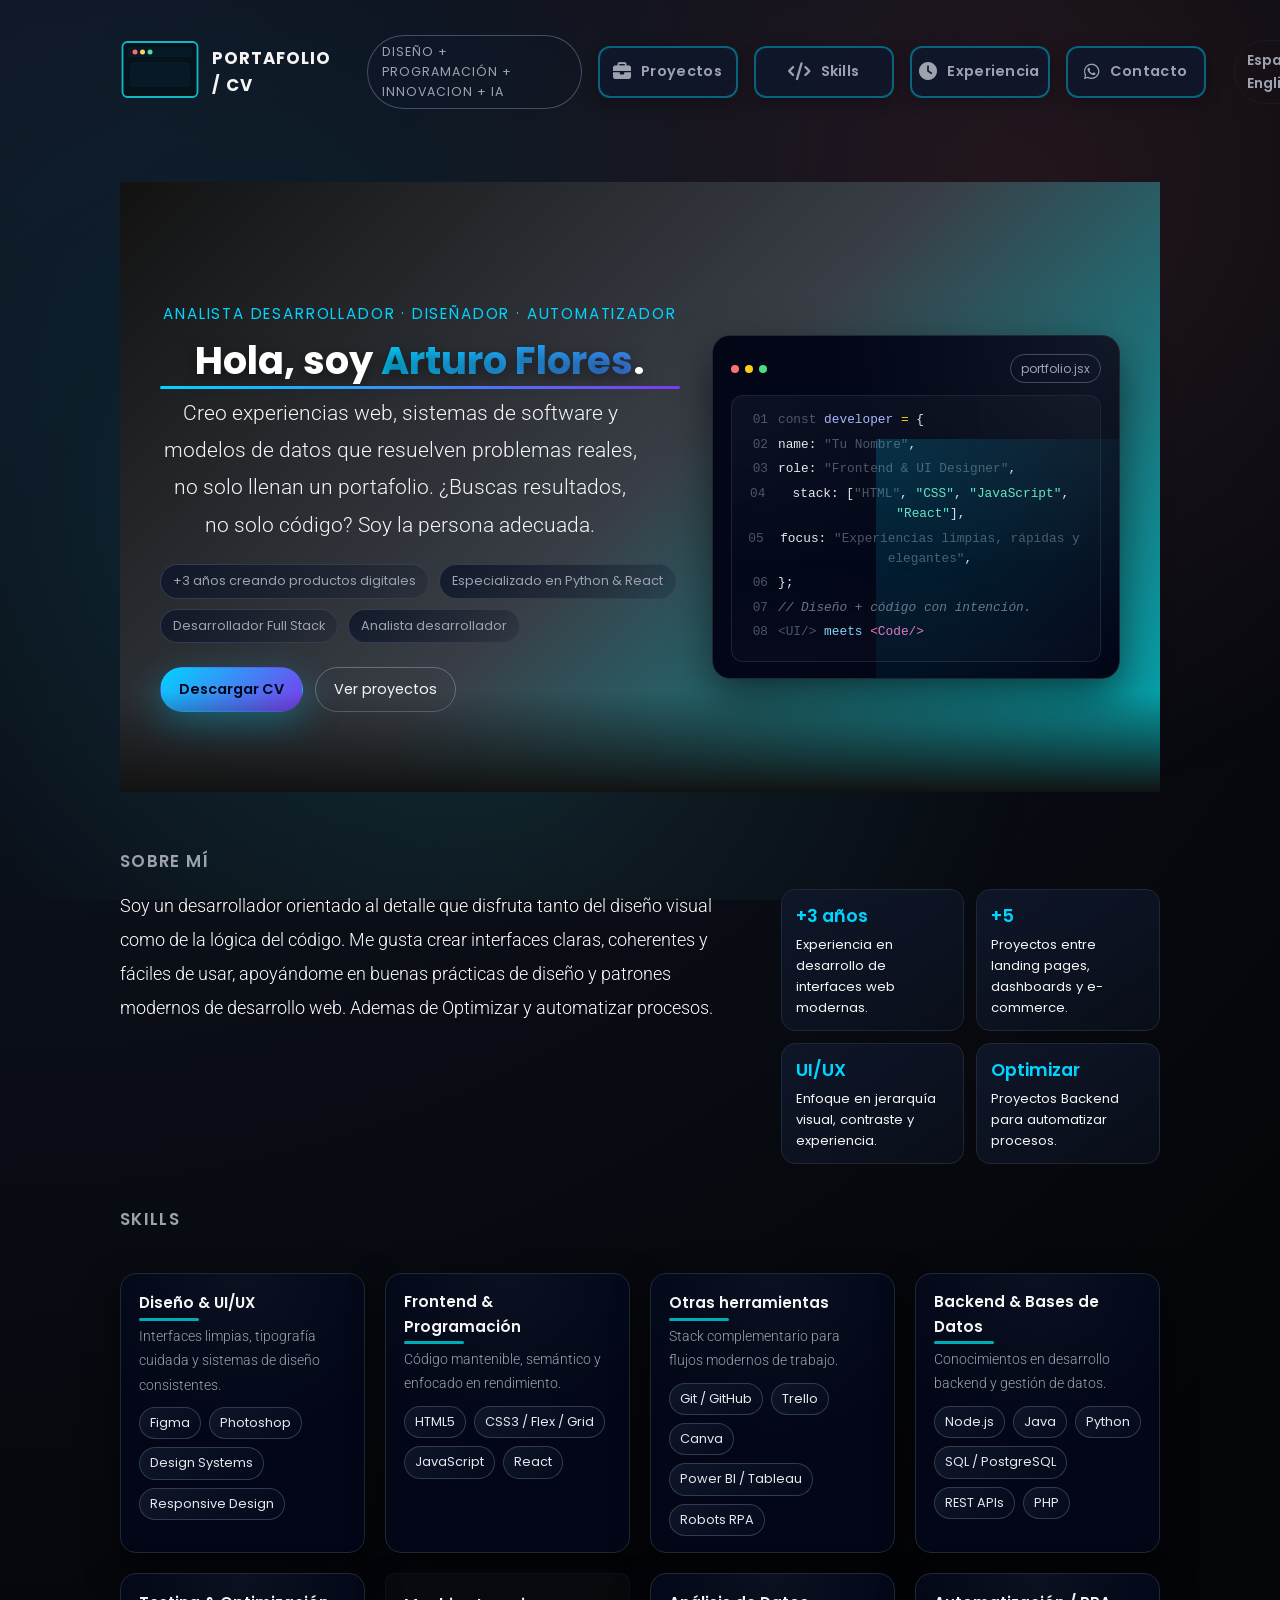
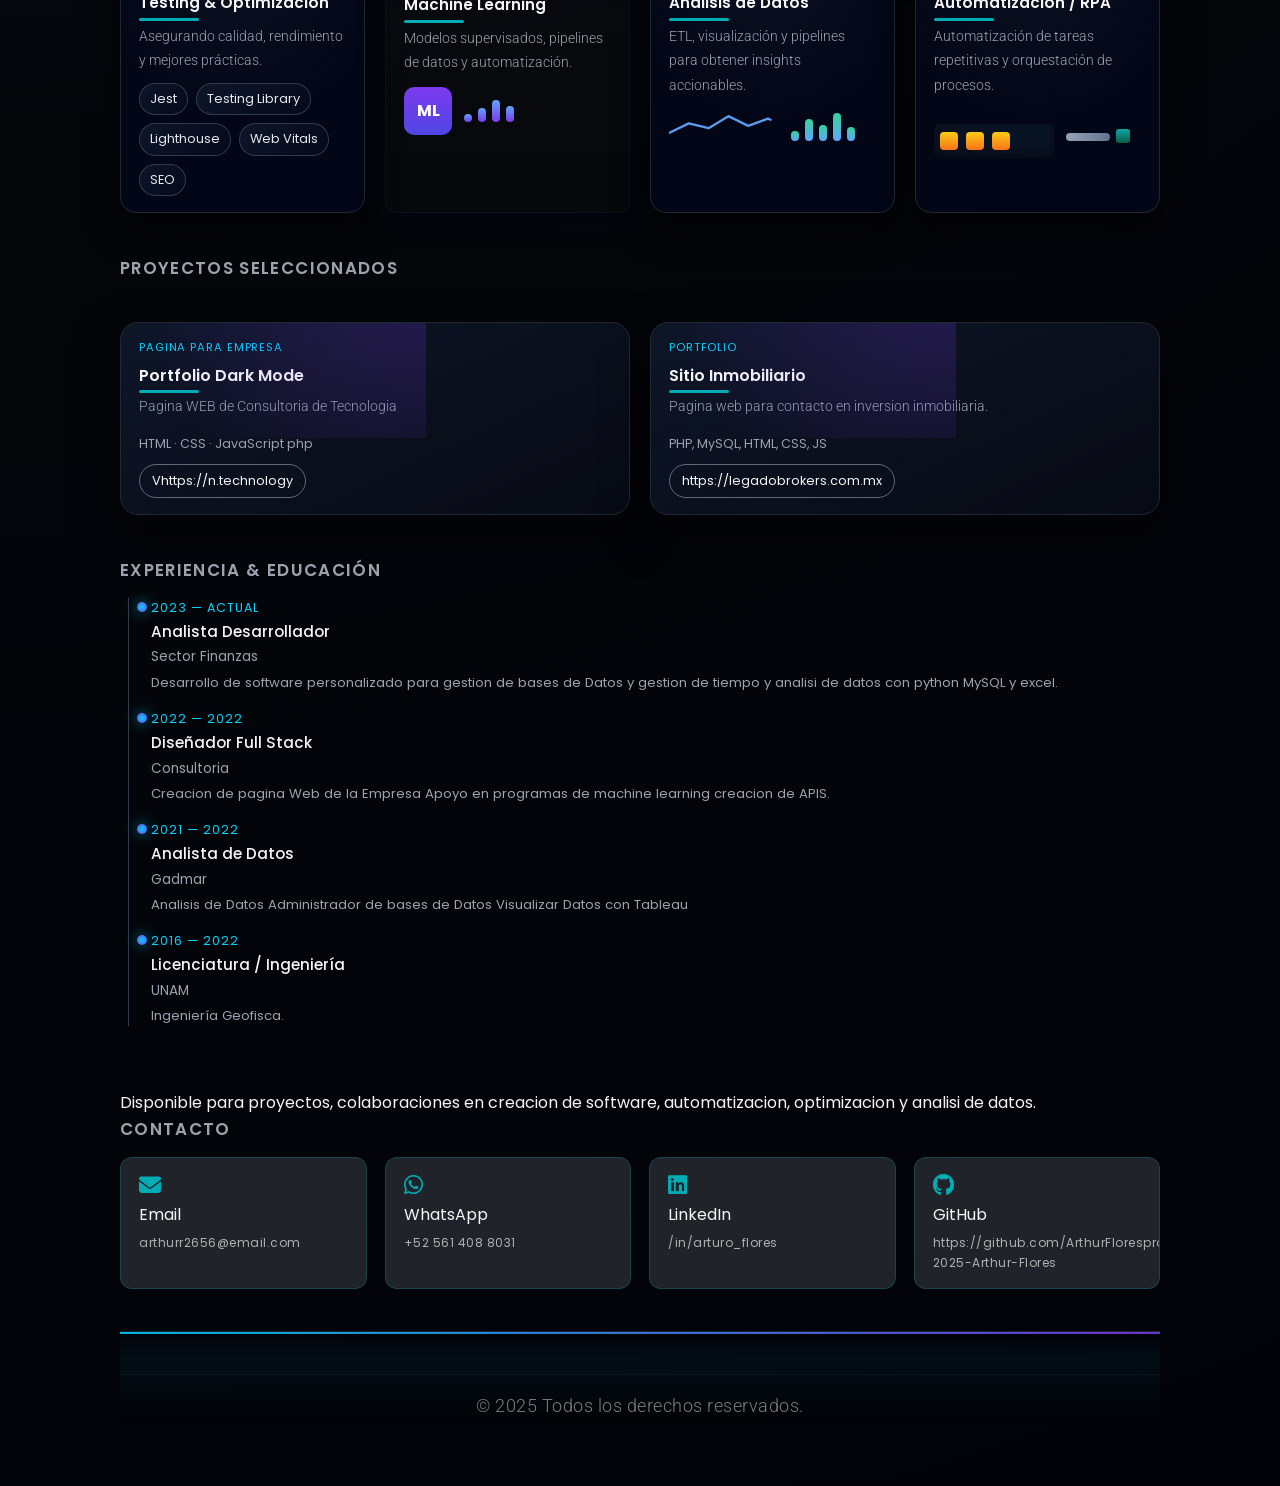
<file: 01-html-css/reto-01-cv-personal/index.html>
<!DOCTYPE html>
<html lang="es">
<head>
  <meta charset="UTF-8" />
  <meta name="viewport" content="width=device-width, initial-scale=1.0" />
  <title>Portafolio | Curriculum</title>

  <!-- Ensure correct MIME for SVG previews in some hosts -->
  <meta http-equiv="Content-Type" content="text/html; charset=UTF-8" />

  <!-- Open Graph image for social/preview (use AI image) -->
  <meta property="og:title" content="Arturo Flores — Portafolio" />
  <meta property="og:description" content="Analista Desarrollador, Automatización y Machine Learning" />
  <meta property="og:image" content="assets/og-ai.svg" />
  <meta name="twitter:card" content="summary_large_image" />

  <!-- Tipografía Google Fonts -->
  <link rel="preconnect" href="https://fonts.googleapis.com">
  <link rel="preconnect" href="https://fonts.gstatic.com" crossorigin>
  <link href="https://fonts.googleapis.com/css2?family=Poppins:wght@300;400;500;600;700&display=swap" rel="stylesheet">
  
  <!-- Font Awesome para iconos -->
  <link rel="stylesheet" href="https://cdnjs.cloudflare.com/ajax/libs/font-awesome/6.4.0/css/all.min.css">
  
  <!-- Hoja de estilos principal -->
  <link rel="stylesheet" href="style.css" />
</head>
<body>
  <div class="page">
    <header>
      <div class="logo-mark">
        <!-- browser window SVG as logo instead of oval -->
        <svg class="logo-graphic" viewBox="0 0 64 64" aria-hidden="true" focusable="false">
          <rect x="2" y="8" width="60" height="44" rx="4" ry="4" fill="#06121a" stroke="#0fb8c3" stroke-width="1.8"/>
          <rect x="6" y="12" width="52" height="8" rx="2" ry="2" fill="#071826"/>
          <circle cx="12" cy="16" r="2" fill="#ff6b6b"/>
          <circle cx="18" cy="16" r="2" fill="#ffd166"/>
          <circle cx="24" cy="16" r="2" fill="#4ee1a1"/>
          <rect x="8" y="24" width="48" height="20" rx="2" ry="2" fill="#071826"/>
        </svg>
        <div class="logo-text">Portafolio / CV</div>
        <!-- AI badge next to site name -->
        <span class="ai-badge" title="AI powered" aria-hidden="true">
          <svg viewBox="0 0 24 24" width="18" height="18" fill="none" xmlns="http://www.w3.org/2000/svg" aria-hidden="true">
            <circle cx="12" cy="12" r="9" fill="#7c3aed"/>
            <path d="M8 12c0-2 1.5-3 4-3s4 1 4 3-1.5 3-4 3-4-1-4-3z" fill="#fff" opacity="0.95"/>
            <rect x="11" y="6" width="2" height="3" rx="1" fill="#fff" opacity="0.9"/>
          </svg>
        </span>
      </div>
      <input type="checkbox" id="nav-toggle" class="nav-toggle" aria-label="Abrir menú navegación" />
      <div class="top-links">
        <span class="pill">Diseño + Programación + Innovacion + IA </span>
        <a href="#projects" class="nav-btn" title="Ver mis proyectos"><i class="fas fa-briefcase"></i><span>Proyectos</span></a>
        <a href="#skills" class="nav-btn" title="Habilidades técnicas"><i class="fas fa-code"></i><span>Skills</span></a>
        <a href="#experience" class="nav-btn" title="Experiencia laboral"><i class="fas fa-clock"></i><span>Experiencia</span></a>
        <a href="#contacto" class="nav-btn" title="Contacto"><i class="fab fa-whatsapp"></i><span>Contacto</span></a>

        <!-- Language toggle in header (banner) -->
        <a href="index_en.html" class="lang-btn header-lang" title="Cambiar a English" aria-label="Cambiar a English">Español / English <span class="flag" aria-hidden="true"></span></a>
      </div>
      <label for="nav-toggle" class="hamburger" aria-label="Alternar menú">
        <span></span><span></span><span></span>
      </label>
    </header>

    <!-- HERO -->
    <section class="hero">
      <div class="hero-text">
        <!-- Navegación rápida - Menú de secciones -->
        <!--<div class="quick-nav">
          <a href="#projects" class="nav-btn" title="Ver mis proyectos">
            <i class="fas fa-briefcase"></i>
            <span>Proyectos</span>
          </a>
          <a href="#skills" class="nav-btn" title="Habilidades técnicas">
            <i class="fas fa-code"></i>
            <span>Skills</span>
          </a>
          <a href="#experience" class="nav-btn" title="Experiencia laboral">
            <i class="fas fa-clock"></i>
            <span>Experiencia</span>
          </a>
        </div>-->

        <div class="hero-role">Analista Desarrollador · Diseñador · Automatizador</div>
        <h1>
          Hola, soy <span>Arturo Flores</span>.
        </h1>
        <p class="hero-subtitle">
          Creo experiencias web, sistemas de software y modelos de datos que resuelven problemas reales, no solo llenan un portafolio.
            ¿Buscas resultados, no solo código? Soy la persona adecuada.
        </p>

        <div class="hero-meta">
          <span>+3 años creando productos digitales</span>
          <span>Especializado en Python &amp; React</span>
          <span>Desarrollador Full Stack</span>
          <span>Analista desarrollador </span>
        </div>

        <div class="hero-actions">
          <a href="cv.html" class="btn-primary" target="_blank">Descargar CV</a>
          <a href="#projects" class="btn-ghost">Ver proyectos</a>
        </div>
      </div>

      <!-- Tarjeta de código -->
      <div class="hero-code-card">
        <div class="code-header">
          <div class="code-dots">
            <div class="dot"></div>
            <div class="dot"></div>
            <div class="dot"></div>
          </div>
          <div class="code-lang-pill">portfolio.jsx</div>
        </div>
        <div class="code-body">
          <div class="code-line">
            <span>01</span>
            <span><span class="token-keyword">const</span> <span class="token-fn">developer</span> <span class="token-attr">=</span> &#123;</span>
          </div>
          <div class="code-line">
            <span>02</span>
            <span>  name: <span class="token-string">"Tu Nombre"</span>,</span>
          </div>
          <div class="code-line">
            <span>03</span>
            <span>  role: <span class="token-string">"Frontend &amp; UI Designer"</span>,</span>
          </div>
          <div class="code-line">
            <span>04</span>
            <span>  stack: [<span class="token-string">"HTML"</span>, <span class="token-string">"CSS"</span>, <span class="token-string">"JavaScript"</span>, <span class="token-string">"React"</span>],</span>
          </div>
          <div class="code-line">
            <span>05</span>
            <span>  focus: <span class="token-string">"Experiencias limpias, rápidas y elegantes"</span>,</span>
          </div>
          <div class="code-line">
            <span>06</span>
            <span>&#125;;</span>
          </div>
          <div class="code-line">
            <span>07</span>
            <span class="token-comment">// Diseño + código con intención.</span>
          </div>
          <div class="code-line">
            <span>08</span>
            <span><span class="token-tag">&lt;UI/&gt;</span> <span class="token-keyword">meets</span> <span class="token-tag">&lt;Code/&gt;</span></span>
          </div>
        </div>
        <div class="code-glow"></div>
      </div>
    </section>

    <!-- SOBRE MÍ -->
    <section id="about">
      <h2 class="section-title">Sobre mí</h2>
      <div class="about">
        <div>
          <p>
            Soy un desarrollador orientado al detalle que disfruta tanto del diseño visual
            como de la lógica del código. Me gusta crear interfaces claras, coherentes
            y fáciles de usar, apoyándome en buenas prácticas de diseño y patrones modernos
            de desarrollo web. Ademas de Optimizar y automatizar procesos.
          </p>
        </div>
        <div class="about-highlights">
          <div class="highlight-card">
            <div class="highlight-number">+3 años</div>
            <div>Experiencia en desarrollo de interfaces web modernas.</div>
          </div>
          <div class="highlight-card">
            <div class="highlight-number">+5</div>
            <div>Proyectos entre landing pages, dashboards y e-commerce.</div>
          </div>
          <div class="highlight-card">
            <div class="highlight-number">UI/UX</div>
            <div>Enfoque en jerarquía visual, contraste y experiencia.</div>
          </div>
          <div class="highlight-card">
            <div class="highlight-number">Optimizar</div>
            <div>Proyectos Backend para automatizar procesos.</div>
          </div>
        </div>
      </div>
    </section>

    <!-- SKILLS -->
    <section id="skills">
      <h2 class="section-title">Skills</h2>
      <div class="skills-grid">
        <div class="skills-card">
          <h3>Diseño &amp; UI/UX</h3>
          <p>Interfaces limpias, tipografía cuidada y sistemas de diseño consistentes.</p>
          <div class="skill-tags">
            <span class="skill-tag">Figma</span>
            <span class="skill-tag">Photoshop</span>
            <span class="skill-tag">Design Systems</span>
            <span class="skill-tag">Responsive Design</span>
          </div>
        </div>
        <div class="skills-card">
          <h3>Frontend &amp; Programación</h3>
          <p>Código mantenible, semántico y enfocado en rendimiento.</p>
          <div class="skill-tags">
            <span class="skill-tag">HTML5</span>
            <span class="skill-tag">CSS3 / Flex / Grid</span>
            <span class="skill-tag">JavaScript</span>
            <span class="skill-tag">React</span>
           
          </div>
        </div>
        <div class="skills-card">
          <h3>Otras herramientas</h3>
          <p>Stack complementario para flujos modernos de trabajo.</p>
          <div class="skill-tags">
            <span class="skill-tag">Git / GitHub</span>
            <span class="skill-tag">Trello</span>
            <span class="skill-tag">Canva</span>
            <span class="skill-tag">Power BI / Tableau </span>
            <span class="skill-tag">Robots RPA </span>
          </div>
        </div>
        <div class="skills-card">
          <h3>Backend &amp; Bases de Datos</h3>
          <p>Conocimientos en desarrollo backend y gestión de datos.</p>
          <div class="skill-tags">
            <span class="skill-tag">Node.js</span>
            <span class="skill-tag">Java</span>
            <span class="skill-tag">Python</span>
            <span class="skill-tag">SQL / PostgreSQL</span>
            <span class="skill-tag">REST APIs</span>
            <span class="skill-tag">PHP</span>
          </div>
        </div>
        <div class="skills-card">
          <h3>Testing &amp; Optimización</h3>
          <p>Asegurando calidad, rendimiento y mejores prácticas.</p>
          <div class="skill-tags">
            <span class="skill-tag">Jest</span>
            <span class="skill-tag">Testing Library</span>
            <span class="skill-tag">Lighthouse</span>
            <span class="skill-tag">Web Vitals</span>
            <span class="skill-tag">SEO</span>
          </div>
        </div>
        <div class="skills-card skill-ml-card">
          <h3>Machine Learning</h3>
          <p>Modelos supervisados, pipelines de datos y automatización.</p>
          <div class="skill-ml" aria-hidden="true">
            <div class="ml-icon">ML</div>
            <div class="ml-bars">
              <span></span><span></span><span></span><span></span>
            </div>
          </div>
        </div>
        <div class="skills-card skill-data-card">
          <h3>Análisis de Datos</h3>
          <p>ETL, visualización y pipelines para obtener insights accionables.</p>
          <div class="data-vis" aria-hidden="true">
            <svg class="sparkline" viewBox="0 0 100 30" preserveAspectRatio="none" aria-hidden="true">
              <polyline points="0,20 18,12 36,16 54,6 72,14 90,8 100,12" class="sparkline-path"/>
            </svg>
            <div class="data-bars">
              <span style="--h:10"></span>
              <span style="--h:22"></span>
              <span style="--h:16"></span>
              <span style="--h:28"></span>
              <span style="--h:14"></span>
            </div>
          </div>
        </div>
        <div class="skills-card skill-rpa-card">
          <h3>Automatización / RPA</h3>
          <p>Automatización de tareas repetitivas y orquestación de procesos.</p>
          <div class="rpa-vis" aria-hidden="true">
            <div class="conveyor" aria-hidden="true">
              <div class="box b1"></div>
              <div class="box b2"></div>
              <div class="box b3"></div>
            </div>
            <div class="robot-arm" aria-hidden="true">
              <div class="arm"></div>
              <div class="claw"></div>
            </div>
          </div>
        </div>
      </div>
    </section>

    <!-- PROYECTOS -->
    <section id="projects">
      <h2 class="section-title">Proyectos seleccionados</h2>
      <div class="projects-grid">
        <article class="project-card">
          <div class="project-chip">Pagina para empresa</div>
          <h3>Portfolio Dark Mode</h3>
          <p>
            Pagina WEB de Consultoria de Tecnologia
          </p>
          <div class="project-tech">HTML · CSS · JavaScript php </div>
          <div class="project-actions">
            <a href="#" target="_blank" rel="noreferrer">Vhttps://n.technology</a>
          </div>
          <div class="project-glow"></div>
        </article>

        <!--<article class="project-card">
          <div class="project-chip">Dashboard</div>
          <h3>Panel de analítica</h3>
          <p>
            Dashboard responsive con gráficas para visualizar métricas de negocio
            y comportamiento de usuarios.
          </p>
          <div class="project-tech">React · Chart.js · API REST</div>
          <div class="project-actions">
            <a href="#" target="_blank" rel="noreferrer">Ver repositorio</a>
          </div>
          <div class="project-glow"></div>
        </article>

        <article class="project-card">
          <div class="project-chip">E-commerce</div>
          <h3>Tienda minimalista</h3>
          <p>
            Interfaz limpia para una tienda online, enfatizando el recorrido del
            usuario y la claridad en el catálogo.
          </p>
          <div class="project-tech">React · Tailwind · Integración pago</div>
          <div class="project-actions">
            <a href="#" target="_blank" rel="noreferrer">Ver detalles</a>
          </div>
          <div class="project-glow"></div>
        </article>

        <article class="project-card">
          <div class="project-chip">Web App</div>
          <h3>Gestor de tareas colaborativo</h3>
          <p>
            Aplicación de gestión de proyectos con drag &amp; drop, notificaciones
            en tiempo real y colaboración en equipo.
          </p>
          <div class="project-tech">React · Firebase · Material-UI</div>
          <div class="project-actions">
            <a href="#" target="_blank" rel="noreferrer">Ver demo</a>
          </div>
          <div class="project-glow"></div>
        </article>
    -->

        <article class="project-card">
          <div class="project-chip">Portfolio</div>
          <h3>Sitio Inmobiliario</h3>
          <p>
            Pagina web para contacto en inversion inmobiliaria.
          </p>
          <div class="project-tech">PHP, MySQL, HTML, CSS, JS</div>
          <div class="project-actions">
            <a href="#" target="_blank" rel="noreferrer">https://legadobrokers.com.mx</a>
          </div>
          <div class="project-glow"></div>
        </article>
      </div>
    </section>

    <!-- EXPERIENCIA -->
    <section id="experience">
      <h2 class="section-title">Experiencia &amp; Educación</h2>
      <div class="timeline">
        <div class="timeline-item">
          <div class="timeline-dot"></div>
          <div class="timeline-meta">2023 — Actual</div>
          <div class="timeline-role">Analista Desarrollador </div>
          <div class="timeline-org">Sector Finanzas</div>
          <div class="timeline-desc">
            Desarrollo de software personalizado para gestion de bases de Datos y 
            gestion de tiempo  y analisi de datos con python MySQL y excel.
          </div>
        </div>
        <div class="timeline-item">
          <div class="timeline-dot"></div>
          <div class="timeline-meta">2022 — 2022</div>
          <div class="timeline-role">Diseñador Full Stack</div>
          <div class="timeline-org">Consultoria</div>
          <div class="timeline-desc">
            Creacion de pagina Web de la Empresa
            Apoyo en programas de machine learning
            creacion de APIS.
          </div>
        </div>
        <div class="timeline-item">
          <div class="timeline-dot"></div>
          <div class="timeline-meta">2021 — 2022</div>
          <div class="timeline-role">Analista de Datos</div>
          <div class="timeline-org">Gadmar</div>
          <div class="timeline-desc">
            Analisis de Datos 
            Administrador de bases de Datos
            Visualizar Datos con Tableau
          </div>
        </div>
        <div class="timeline-item">
          <div class="timeline-dot"></div>
          <div class="timeline-meta">2016 — 2022</div>
          <div class="timeline-role">Licenciatura / Ingeniería</div>
          <div class="timeline-org">UNAM</div>
          <div class="timeline-desc">
            Ingeniería Geofisca.
          </div>
        </div>
      </div>
    </section>

    <section id="contacto" class="contact-section">
        <div>Disponible para proyectos, colaboraciones en creacion de software, automatizacion, optimizacion
        y analisi de datos.</div>
      <h2 class="section-title">Contacto</h2>
      <div class="contact-grid">
        <a href="mailto:arthurr2656@email.com" class="contact-card">
          <i class="fas fa-envelope"></i><span>Email</span><small>arthurr2656@email.com</small>
        </a>
        <a href="https://wa.me/525614088031" target="_blank" class="contact-card">
          <i class="fab fa-whatsapp"></i><span>WhatsApp</span><small>+52 561 408 8031</small>
        </a>
        <a href="https://linkedin.com/in/arturo_flores" target="_blank" class="contact-card">
          <i class="fab fa-linkedin"></i><span>LinkedIn</span><small>/in/arturo_flores</small>
        </a>
        <a href="https://github.com/arturoflores" target="_blank" class="contact-card">
          <i class="fab fa-github"></i><span>GitHub</span><small>https://github.com/ArthurFloresprogram25/semillero-2025-Arthur-Flores</small>
        </a>
      </div>
      
    </section>

    <footer>
      
      
      <div class="footer-copyright">
        <p>&copy; 2025 Todos los derechos reservados.</p>
      </div>
    </footer>
  </div>
</body>
</html>
</file>
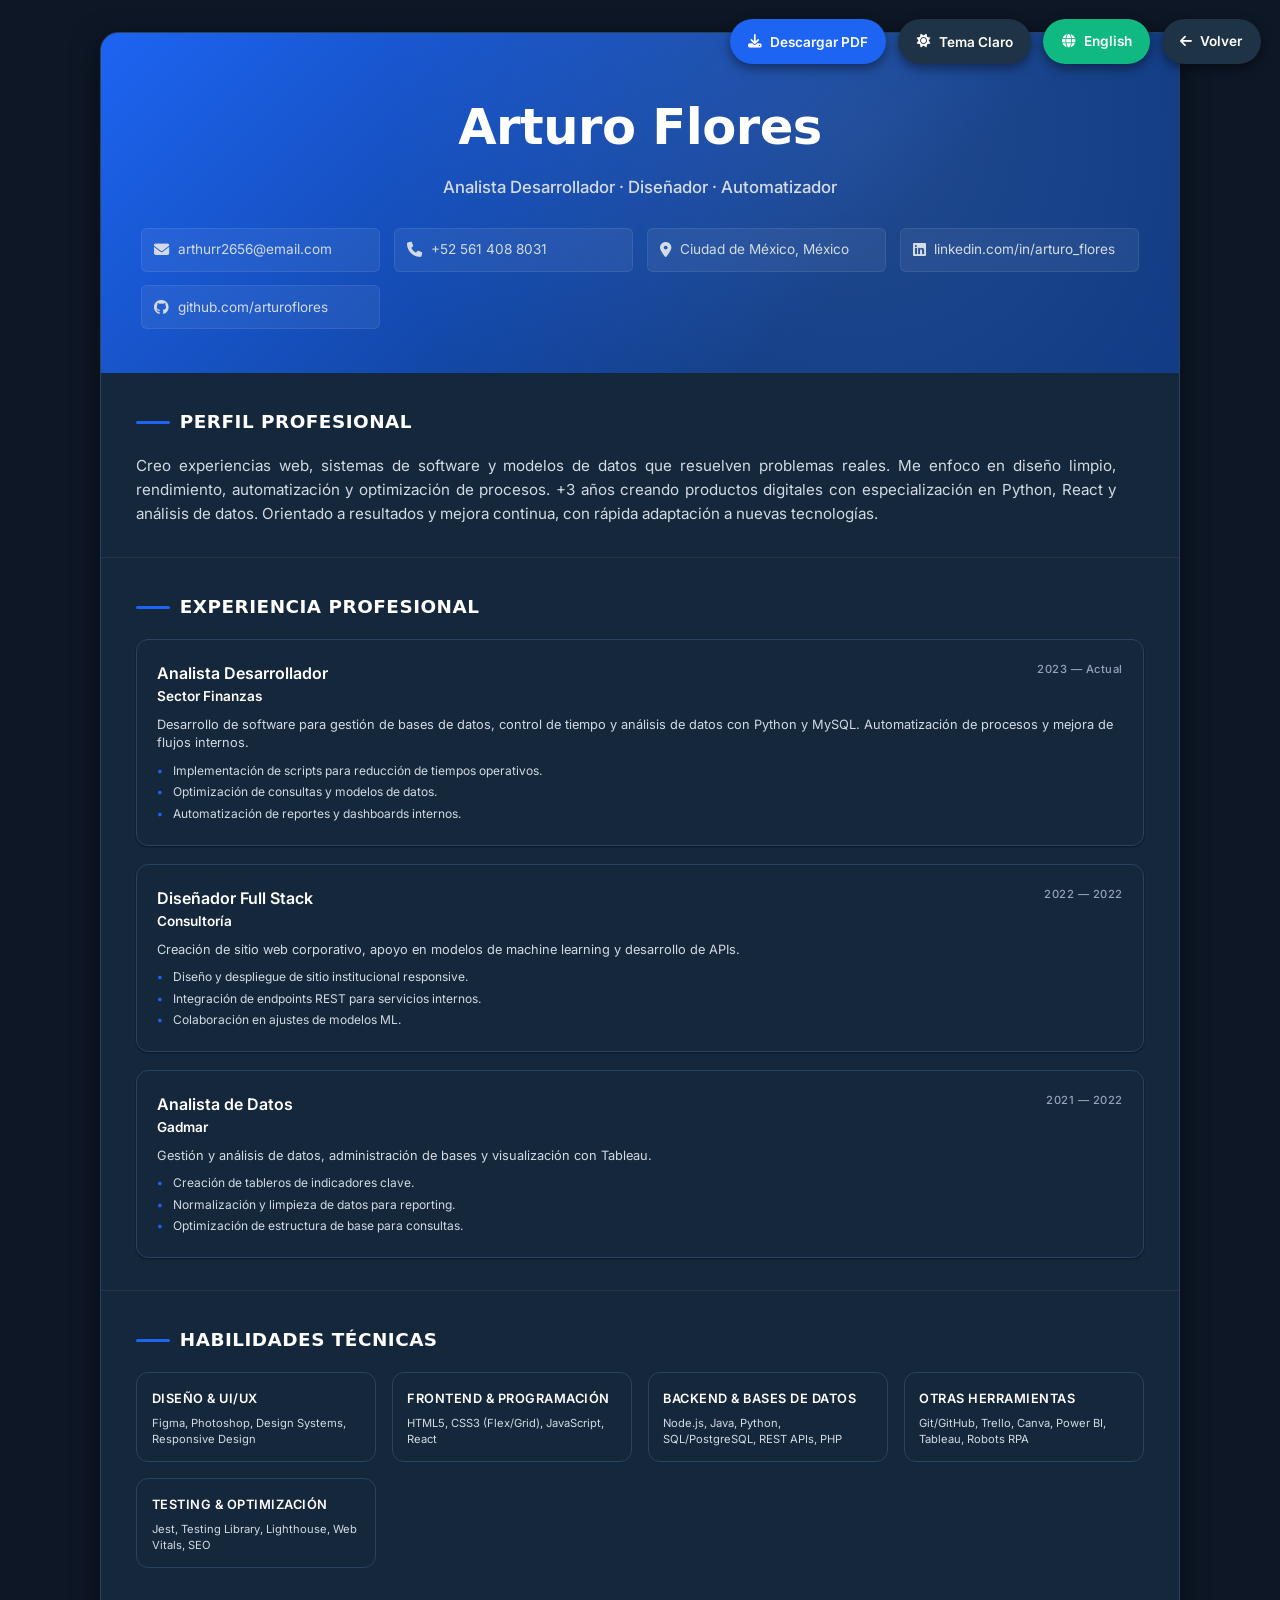
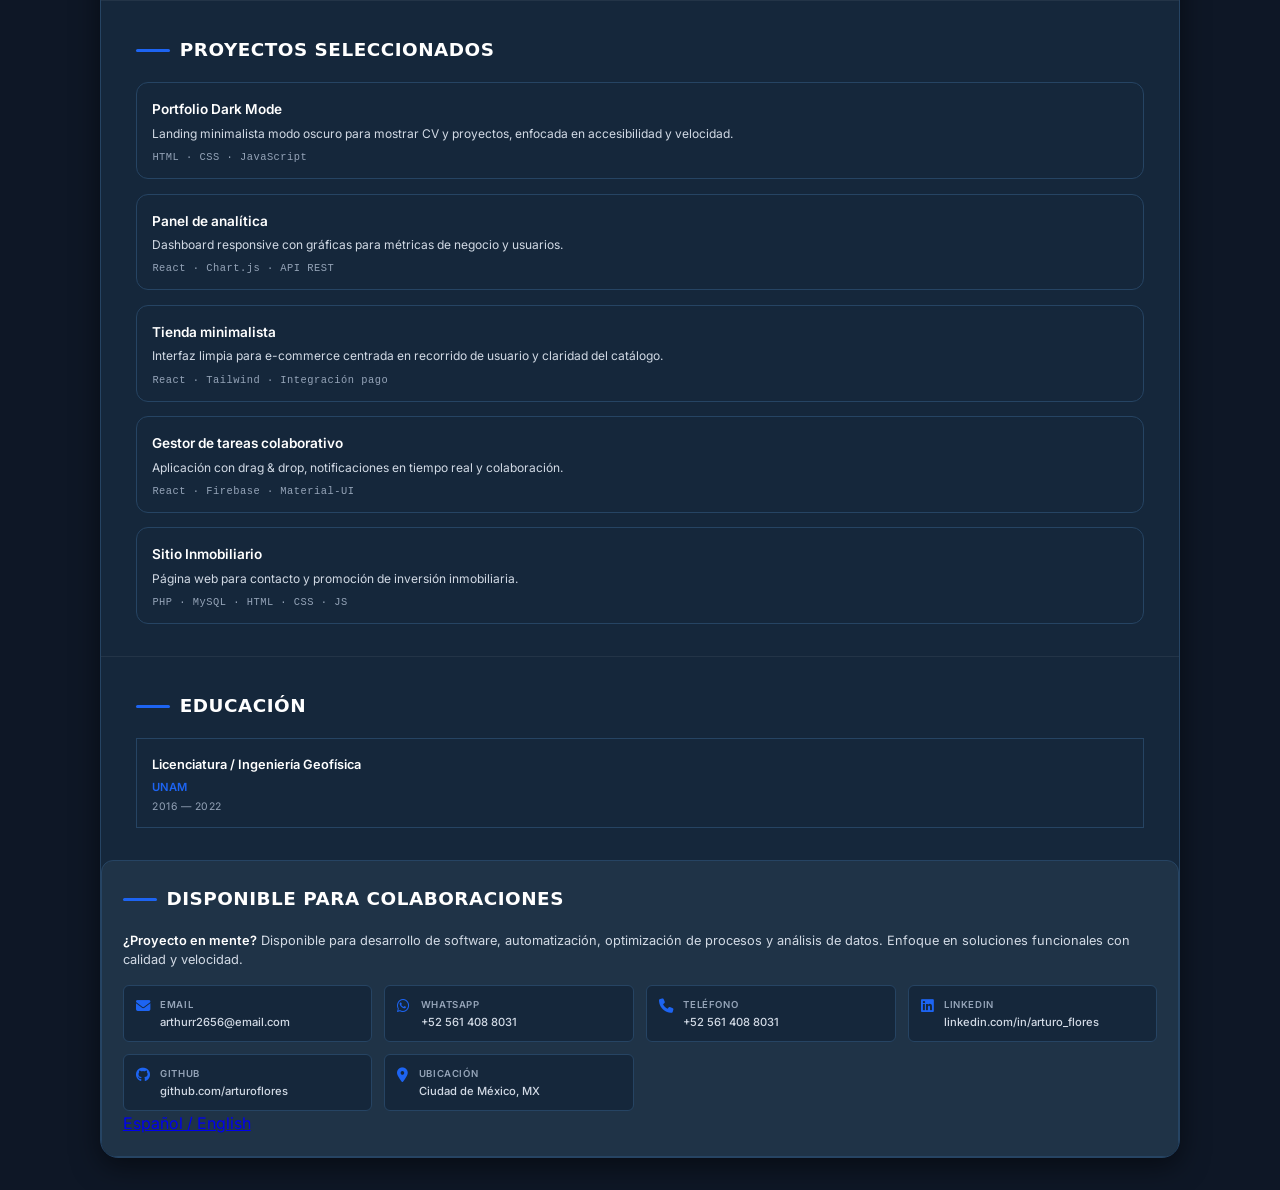
<file: 02-javascript:reto-02-interactividad-cv:/cv.html>
<!DOCTYPE html>
<html lang="es">
<head>
    <meta charset="UTF-8">
    <meta name="viewport" content="width=device-width, initial-scale=1.0">
    <title>CV - Arturo Flores | Analista Desarrollador</title>
    
    <!-- Google Fonts -->
    <link rel="preconnect" href="https://fonts.googleapis.com">
    <link rel="preconnect" href="https://fonts.gstatic.com" crossorigin>
    <link href="https://fonts.googleapis.com/css2?family=Inter:wght@300;400;500;600;700&family=Playfair+Display:wght@600;700&display=swap" rel="stylesheet">
    
    <!-- Font Awesome para iconos -->
    <link rel="stylesheet" href="https://cdnjs.cloudflare.com/ajax/libs/font-awesome/6.4.0/css/all.min.css">
    <link rel="stylesheet" href="cv_style.css">
    
</head>
<body>
    <!-- Botones de acción (solo pantalla) -->
    <div class="action-buttons no-print">
        <button class="btn-action btn-download" onclick="window.print()">
            <i class="fas fa-download"></i>
            <span>Descargar PDF</span>
        </button>
        <button class="btn-action btn-theme" id="theme-toggle" title="Cambiar tema">
            <i class="fas fa-sun"></i>
            <span>Tema Claro</span>
        </button>
        <a href="cv_en.html" class="btn-action btn-lang" title="Switch to English">
            <i class="fas fa-globe"></i>
            <span>English</span>
        </a>
        <a href="index.html" class="btn-action btn-back">
            <i class="fas fa-arrow-left"></i>
            <span>Volver</span>
        </a>
    </div>
    
    <div class="cv-wrapper">
        <!-- Header -->
        <header class="cv-header">
            <h1>Arturo Flores</h1>
            <div class="title">Analista Desarrollador · Diseñador · Automatizador</div>
            <div class="contact-info">
                <div class="contact-item">
                    <i class="fas fa-envelope"></i>
                    <a href="mailto:arthurr2656@email.com">arthurr2656@email.com</a>
                </div>
                <div class="contact-item">
                    <i class="fas fa-phone"></i>
                    <a href="tel:+525614088031">+52 561 408 8031</a>
                </div>
                <div class="contact-item">
                    <i class="fas fa-map-marker-alt"></i>
                    <span>Ciudad de México, México</span>
                </div>
                <div class="contact-item">
                    <i class="fab fa-linkedin"></i>
                    <a href="https://linkedin.com/in/arturo_flores" target="_blank">linkedin.com/in/arturo_flores</a>
                </div>
                <div class="contact-item">
                    <i class="fab fa-github"></i>
                    <a href="https://github.com/arturoflores" target="_blank">github.com/arturoflores</a>
                </div>
            </div>
        </header>
        
        <!-- Perfil Profesional -->
        <section class="cv-section">
            <h3 class="section-title">Perfil Profesional</h3>
            <p class="profile-text">Creo experiencias web, sistemas de software y modelos de datos que resuelven problemas reales. Me enfoco en diseño limpio, rendimiento, automatización y optimización de procesos. +3 años creando productos digitales con especialización en Python, React y análisis de datos. Orientado a resultados y mejora continua, con rápida adaptación a nuevas tecnologías.</p>
        </section>
        
        <!-- Experiencia Profesional -->
        <section class="cv-section" id="experiencia">
            <h3 class="section-title">Experiencia Profesional</h3>
            
            <div class="experience-item">
                <div class="job-header">
                    <div>
                        <div class="job-title">Analista Desarrollador</div>
                        <div class="job-company">Sector Finanzas</div>
                    </div>
                    <div class="job-period">2023 — Actual</div>
                </div>
                <div class="job-description">Desarrollo de software para gestión de bases de datos, control de tiempo y análisis de datos con Python y MySQL. Automatización de procesos y mejora de flujos internos.</div>
                <ul class="job-achievements">
                    <li>Implementación de scripts para reducción de tiempos operativos.</li>
                    <li>Optimización de consultas y modelos de datos.</li>
                    <li>Automatización de reportes y dashboards internos.</li>
                </ul>
            </div>
            
            <div class="experience-item">
                <div class="job-header">
                    <div>
                        <div class="job-title">Diseñador Full Stack</div>
                        <div class="job-company">Consultoría</div>
                    </div>
                    <div class="job-period">2022 — 2022</div>
                </div>
                <div class="job-description">Creación de sitio web corporativo, apoyo en modelos de machine learning y desarrollo de APIs.</div>
                <ul class="job-achievements">
                    <li>Diseño y despliegue de sitio institucional responsive.</li>
                    <li>Integración de endpoints REST para servicios internos.</li>
                    <li>Colaboración en ajustes de modelos ML.</li>
                </ul>
            </div>
            
            <div class="experience-item">
                <div class="job-header">
                    <div>
                        <div class="job-title">Analista de Datos</div>
                        <div class="job-company">Gadmar</div>
                    </div>
                    <div class="job-period">2021 — 2022</div>
                </div>
                <div class="job-description">Gestión y análisis de datos, administración de bases y visualización con Tableau.</div>
                <ul class="job-achievements">
                    <li>Creación de tableros de indicadores clave.</li>
                    <li>Normalización y limpieza de datos para reporting.</li>
                    <li>Optimización de estructura de base para consultas.</li>
                </ul>
            </div>
        </section>
        
        <!-- Habilidades Técnicas -->
        <section class="cv-section">
            <h3 class="section-title">Habilidades Técnicas</h3>
            <div class="skills-grid">
                <div class="skill-category">
                    <h4>Diseño & UI/UX</h4>
                    <div class="skill-list">Figma, Photoshop, Design Systems, Responsive Design</div>
                </div>
                <div class="skill-category">
                    <h4>Frontend & Programación</h4>
                    <div class="skill-list">HTML5, CSS3 (Flex/Grid), JavaScript, React</div>
                </div>
                <div class="skill-category">
                    <h4>Backend & Bases de Datos</h4>
                    <div class="skill-list">Node.js, Java, Python, SQL/PostgreSQL, REST APIs, PHP</div>
                </div>
                <div class="skill-category">
                    <h4>Otras herramientas</h4>
                    <div class="skill-list">Git/GitHub, Trello, Canva, Power BI, Tableau, Robots RPA</div>
                </div>
                <div class="skill-category">
                    <h4>Testing & Optimización</h4>
                    <div class="skill-list">Jest, Testing Library, Lighthouse, Web Vitals, SEO</div>
                </div>
            </div>
        </section>
        
        <!-- Proyectos Destacados -->
        <section class="cv-section">
            <h3 class="section-title">Proyectos Seleccionados</h3>
            
            <div class="project-item">
                <div class="project-name">Portfolio Dark Mode</div>
                <div class="project-description">Landing minimalista modo oscuro para mostrar CV y proyectos, enfocada en accesibilidad y velocidad.</div>
                <div class="project-tech">HTML · CSS · JavaScript</div>
            </div>
            
            <div class="project-item">
                <div class="project-name">Panel de analítica</div>
                <div class="project-description">Dashboard responsive con gráficas para métricas de negocio y usuarios.</div>
                <div class="project-tech">React · Chart.js · API REST</div>
            </div>
            
            <div class="project-item">
                <div class="project-name">Tienda minimalista</div>
                <div class="project-description">Interfaz limpia para e-commerce centrada en recorrido de usuario y claridad del catálogo.</div>
                <div class="project-tech">React · Tailwind · Integración pago</div>
            </div>
            
            <div class="project-item">
                <div class="project-name">Gestor de tareas colaborativo</div>
                <div class="project-description">Aplicación con drag & drop, notificaciones en tiempo real y colaboración.</div>
                <div class="project-tech">React · Firebase · Material-UI</div>
            </div>
            
            <div class="project-item">
                <div class="project-name">Sitio Inmobiliario</div>
                <div class="project-description">Página web para contacto y promoción de inversión inmobiliaria.</div>
                <div class="project-tech">PHP · MySQL · HTML · CSS · JS</div>
            </div>
        </section>
        
        <!-- Educación -->
        <section class="cv-section">
            <h3 class="section-title">Educación</h3>
            
            <div class="education-item">
                <div class="degree">Licenciatura / Ingeniería Geofísica</div>
                <div class="institution">UNAM</div>
                <div class="period">2016 — 2022</div>
            </div>
        </section>
        
        <!-- Contacto / Disponibilidad -->
        <section class="contact-section" id="contacto">
            <h3 class="section-title">Disponible para Colaboraciones</h3>
            <div class="contact-intro"><strong>¿Proyecto en mente?</strong> Disponible para desarrollo de software, automatización, optimización de procesos y análisis de datos. Enfoque en soluciones funcionales con calidad y velocidad.</div>
            
            <div class="contact-methods">
                <a href="mailto:arthurr2656@email.com" class="contact-method">
                    <i class="fas fa-envelope"></i>
                    <div class="contact-details">
                        <div class="contact-label">Email</div>
                        <div class="contact-value">arthurr2656@email.com</div>
                    </div>
                </a>
                
                <a href="https://wa.me/525614088031" target="_blank" class="contact-method">
                    <i class="fab fa-whatsapp"></i>
                    <div class="contact-details">
                        <div class="contact-label">WhatsApp</div>
                        <div class="contact-value">+52 561 408 8031</div>
                    </div>
                </a>
                
                <a href="tel:+525614088031" class="contact-method">
                    <i class="fas fa-phone"></i>
                    <div class="contact-details">
                        <div class="contact-label">Teléfono</div>
                        <div class="contact-value">+52 561 408 8031</div>
                    </div>
                </a>
                
                <a href="https://linkedin.com/in/arturo_flores" target="_blank" class="contact-method">
                    <i class="fab fa-linkedin"></i>
                    <div class="contact-details">
                        <div class="contact-label">LinkedIn</div>
                        <div class="contact-value">linkedin.com/in/arturo_flores</div>
                    </div>
                </a>
                
                <a href="https://github.com/arturoflores" target="_blank" class="contact-method">
                    <i class="fab fa-github"></i>
                    <div class="contact-details">
                        <div class="contact-label">GitHub</div>
                        <div class="contact-value">github.com/arturoflores</div>
                    </div>
                </a>
                
                <div class="contact-method">
                    <i class="fas fa-map-marker-alt"></i>
                    <div class="contact-details">
                        <div class="contact-label">Ubicación</div>
                        <div class="contact-value">Ciudad de México, MX</div>
                    </div>
                </div>
            </div>
            <div class="lang-switch">
                <a href="cv_en.html" class="lang-btn" title="Cambiar a English">Español / English</a>
            </div>
        </section>
    </div>
    
    <script src="js/script_cv.js"></script>
    <script>
        // Sistema de cambio de tema
        const themeToggle = document.getElementById('theme-toggle');
        const html = document.documentElement;
        const themeIcon = themeToggle.querySelector('i');
        const themeText = themeToggle.querySelector('span');
        
        // Cargar tema guardado
        const savedTheme = localStorage.getItem('cv-theme') || 'dark';
        html.setAttribute('data-theme', savedTheme);
        updateThemeButton(savedTheme);
        
        themeToggle.addEventListener('click', () => {
            const currentTheme = html.getAttribute('data-theme');
            const newTheme = currentTheme === 'dark' ? 'light' : 'dark';
            
            html.setAttribute('data-theme', newTheme);
            localStorage.setItem('cv-theme', newTheme);
            updateThemeButton(newTheme);
        });
        
        function updateThemeButton(theme) {
            if (theme === 'light') {
                themeIcon.className = 'fas fa-moon';
                themeText.textContent = 'Tema Oscuro';
            } else {
                themeIcon.className = 'fas fa-sun';
                themeText.textContent = 'Tema Claro';
            }
        }
    </script>
</body>
</html>
</file>
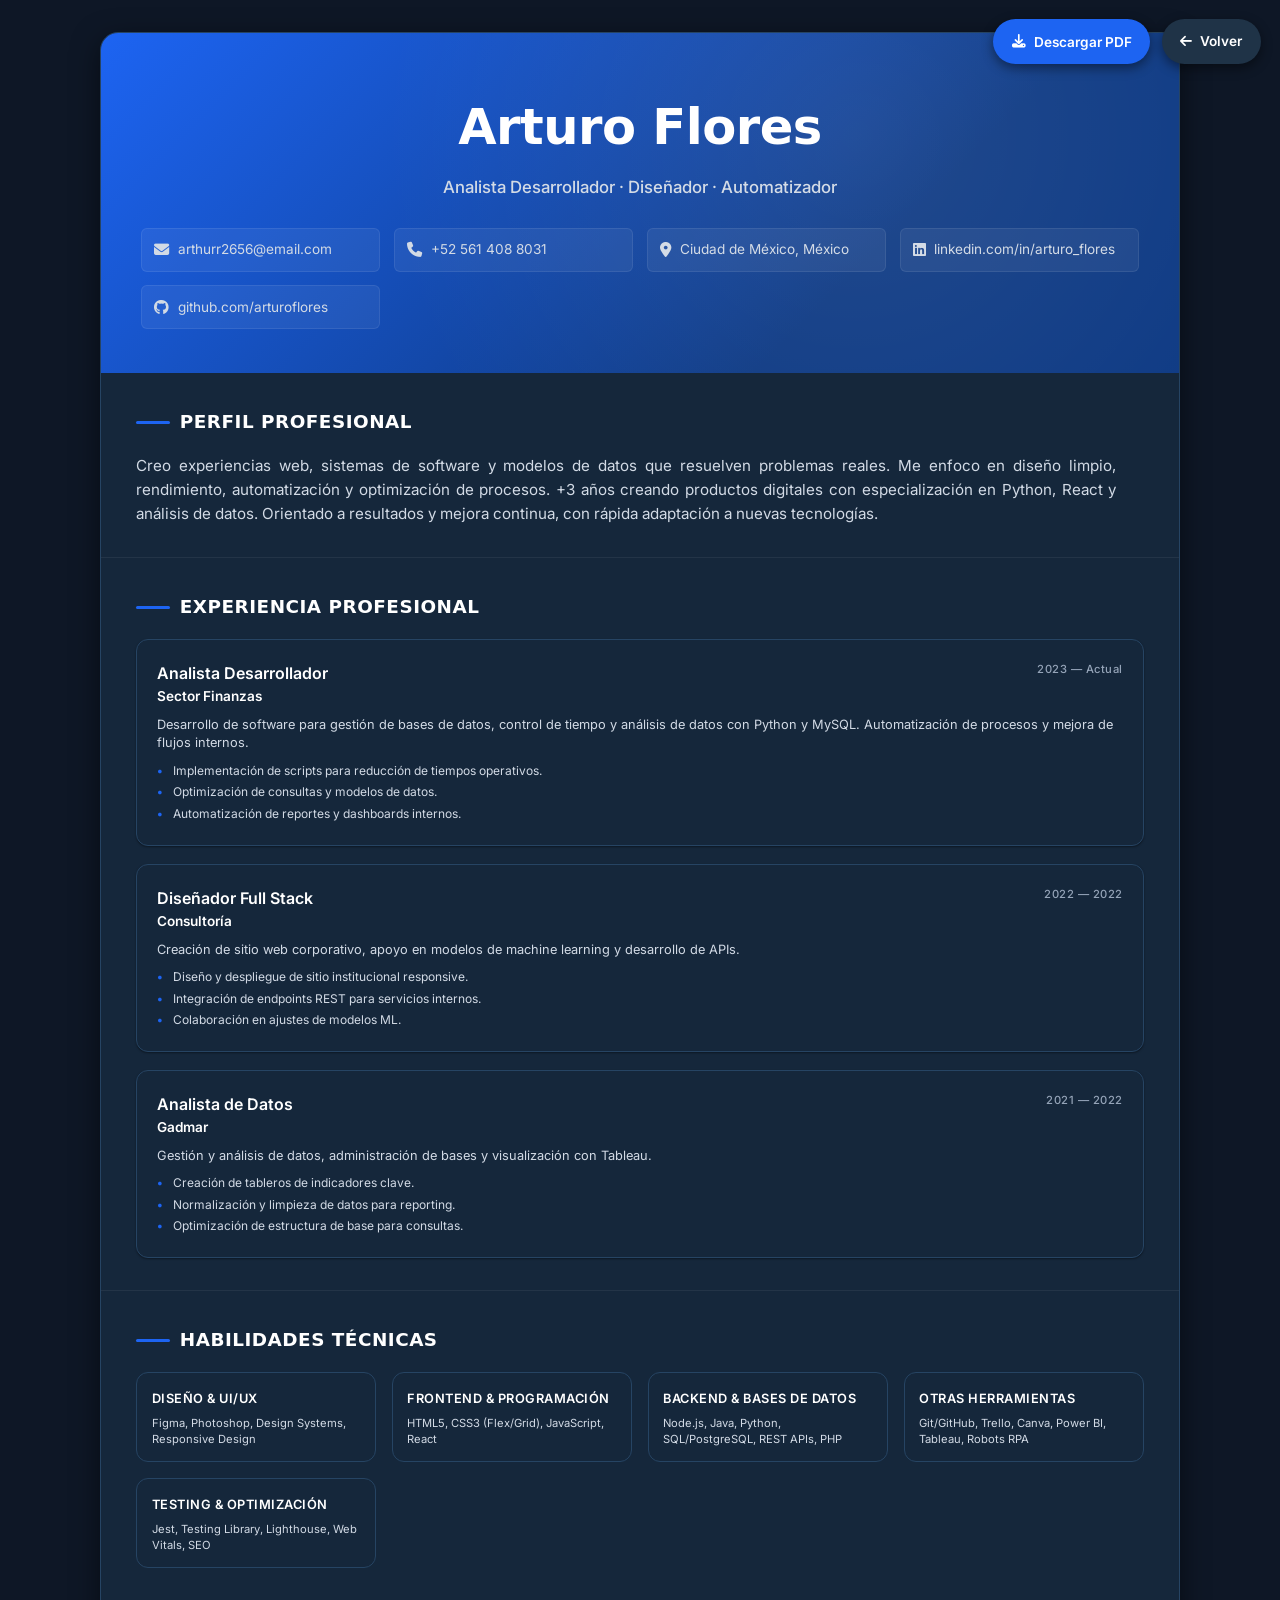
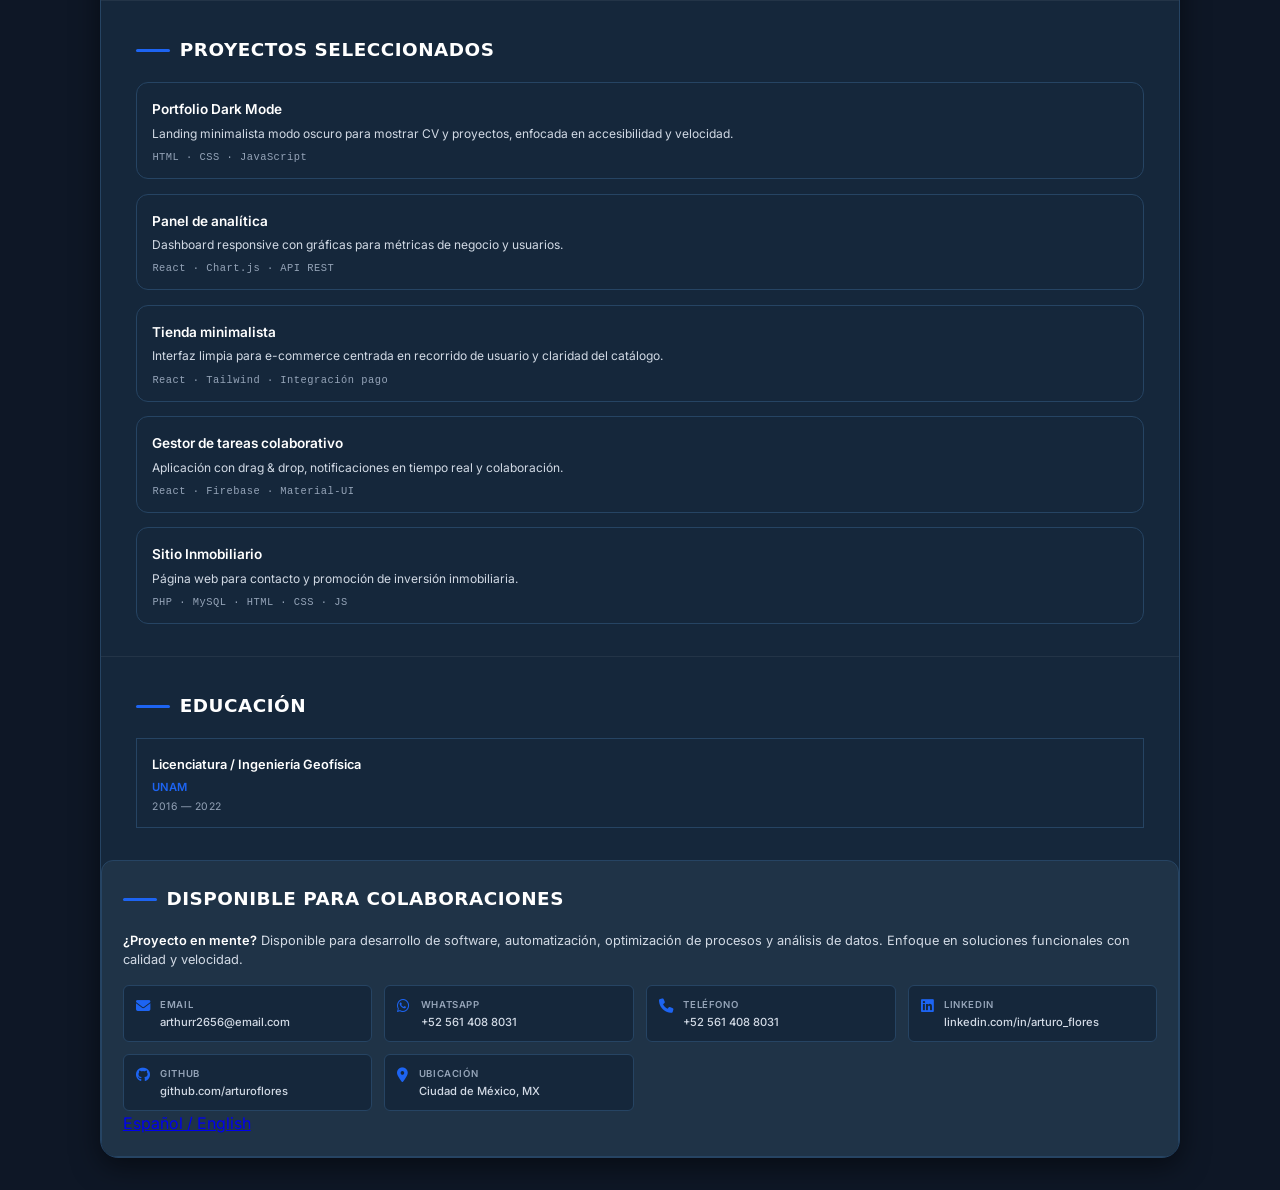
<file: 02-javascript:reto-02-interactividad-cv:/cv_backup.html>
<!DOCTYPE html>
<html lang="es">
<head>
    <meta charset="UTF-8">
    <meta name="viewport" content="width=device-width, initial-scale=1.0">
    <title>CV - Arturo Flores | Analista Desarrollador</title>
    
    <!-- Google Fonts -->
    <link rel="preconnect" href="https://fonts.googleapis.com">
    <link rel="preconnect" href="https://fonts.gstatic.com" crossorigin>
    <link href="https://fonts.googleapis.com/css2?family=Inter:wght@300;400;500;600;700&family=Playfair+Display:wght@600;700&display=swap" rel="stylesheet">
    
    <!-- Font Awesome para iconos -->
    <link rel="stylesheet" href="https://cdnjs.cloudflare.com/ajax/libs/font-awesome/6.4.0/css/all.min.css">
    <link rel="stylesheet" href="cv_style.css">
    
</head>
<body>
    <!-- Botones de acción (solo pantalla) -->
    <div class="action-buttons no-print">
        <button class="btn-action btn-download" onclick="window.print()">
            <i class="fas fa-download"></i>
            <span>Descargar PDF</span>
        </button>
        <a href="index.html" class="btn-action btn-back">
            <i class="fas fa-arrow-left"></i>
            <span>Volver</span>
        </a>
    </div>
    
    <div class="cv-wrapper">
        <!-- Header -->
        <header class="cv-header">
            <h1>Arturo Flores</h1>
            <div class="title">Analista Desarrollador · Diseñador · Automatizador</div>
            <div class="contact-info">
                <div class="contact-item">
                    <i class="fas fa-envelope"></i>
                    <a href="mailto:arthurr2656@email.com">arthurr2656@email.com</a>
                </div>
                <div class="contact-item">
                    <i class="fas fa-phone"></i>
                    <a href="tel:+525614088031">+52 561 408 8031</a>
                </div>
                <div class="contact-item">
                    <i class="fas fa-map-marker-alt"></i>
                    <span>Ciudad de México, México</span>
                </div>
                <div class="contact-item">
                    <i class="fab fa-linkedin"></i>
                    <a href="https://linkedin.com/in/arturo_flores" target="_blank">linkedin.com/in/arturo_flores</a>
                </div>
                <div class="contact-item">
                    <i class="fab fa-github"></i>
                    <a href="https://github.com/arturoflores" target="_blank">github.com/arturoflores</a>
                </div>
            </div>
        </header>
        
        <!-- Perfil Profesional -->
        <section class="cv-section">
            <h3 class="section-title">Perfil Profesional</h3>
            <p class="profile-text">Creo experiencias web, sistemas de software y modelos de datos que resuelven problemas reales. Me enfoco en diseño limpio, rendimiento, automatización y optimización de procesos. +3 años creando productos digitales con especialización en Python, React y análisis de datos. Orientado a resultados y mejora continua, con rápida adaptación a nuevas tecnologías.</p>
        </section>
        
        <!-- Experiencia Profesional -->
        <section class="cv-section" id="experiencia">
            <h3 class="section-title">Experiencia Profesional</h3>
            
            <div class="experience-item">
                <div class="job-header">
                    <div>
                        <div class="job-title">Analista Desarrollador</div>
                        <div class="job-company">Sector Finanzas</div>
                    </div>
                    <div class="job-period">2023 — Actual</div>
                </div>
                <div class="job-description">Desarrollo de software para gestión de bases de datos, control de tiempo y análisis de datos con Python y MySQL. Automatización de procesos y mejora de flujos internos.</div>
                <ul class="job-achievements">
                    <li>Implementación de scripts para reducción de tiempos operativos.</li>
                    <li>Optimización de consultas y modelos de datos.</li>
                    <li>Automatización de reportes y dashboards internos.</li>
                </ul>
            </div>
            
            <div class="experience-item">
                <div class="job-header">
                    <div>
                        <div class="job-title">Diseñador Full Stack</div>
                        <div class="job-company">Consultoría</div>
                    </div>
                    <div class="job-period">2022 — 2022</div>
                </div>
                <div class="job-description">Creación de sitio web corporativo, apoyo en modelos de machine learning y desarrollo de APIs.</div>
                <ul class="job-achievements">
                    <li>Diseño y despliegue de sitio institucional responsive.</li>
                    <li>Integración de endpoints REST para servicios internos.</li>
                    <li>Colaboración en ajustes de modelos ML.</li>
                </ul>
            </div>
            
            <div class="experience-item">
                <div class="job-header">
                    <div>
                        <div class="job-title">Analista de Datos</div>
                        <div class="job-company">Gadmar</div>
                    </div>
                    <div class="job-period">2021 — 2022</div>
                </div>
                <div class="job-description">Gestión y análisis de datos, administración de bases y visualización con Tableau.</div>
                <ul class="job-achievements">
                    <li>Creación de tableros de indicadores clave.</li>
                    <li>Normalización y limpieza de datos para reporting.</li>
                    <li>Optimización de estructura de base para consultas.</li>
                </ul>
            </div>
        </section>
        
        <!-- Habilidades Técnicas -->
        <section class="cv-section">
            <h3 class="section-title">Habilidades Técnicas</h3>
            <div class="skills-grid">
                <div class="skill-category">
                    <h4>Diseño & UI/UX</h4>
                    <div class="skill-list">Figma, Photoshop, Design Systems, Responsive Design</div>
                </div>
                <div class="skill-category">
                    <h4>Frontend & Programación</h4>
                    <div class="skill-list">HTML5, CSS3 (Flex/Grid), JavaScript, React</div>
                </div>
                <div class="skill-category">
                    <h4>Backend & Bases de Datos</h4>
                    <div class="skill-list">Node.js, Java, Python, SQL/PostgreSQL, REST APIs, PHP</div>
                </div>
                <div class="skill-category">
                    <h4>Otras herramientas</h4>
                    <div class="skill-list">Git/GitHub, Trello, Canva, Power BI, Tableau, Robots RPA</div>
                </div>
                <div class="skill-category">
                    <h4>Testing & Optimización</h4>
                    <div class="skill-list">Jest, Testing Library, Lighthouse, Web Vitals, SEO</div>
                </div>
            </div>
        </section>
        
        <!-- Proyectos Destacados -->
        <section class="cv-section">
            <h3 class="section-title">Proyectos Seleccionados</h3>
            
            <div class="project-item">
                <div class="project-name">Portfolio Dark Mode</div>
                <div class="project-description">Landing minimalista modo oscuro para mostrar CV y proyectos, enfocada en accesibilidad y velocidad.</div>
                <div class="project-tech">HTML · CSS · JavaScript</div>
            </div>
            
            <div class="project-item">
                <div class="project-name">Panel de analítica</div>
                <div class="project-description">Dashboard responsive con gráficas para métricas de negocio y usuarios.</div>
                <div class="project-tech">React · Chart.js · API REST</div>
            </div>
            
            <div class="project-item">
                <div class="project-name">Tienda minimalista</div>
                <div class="project-description">Interfaz limpia para e-commerce centrada en recorrido de usuario y claridad del catálogo.</div>
                <div class="project-tech">React · Tailwind · Integración pago</div>
            </div>
            
            <div class="project-item">
                <div class="project-name">Gestor de tareas colaborativo</div>
                <div class="project-description">Aplicación con drag & drop, notificaciones en tiempo real y colaboración.</div>
                <div class="project-tech">React · Firebase · Material-UI</div>
            </div>
            
            <div class="project-item">
                <div class="project-name">Sitio Inmobiliario</div>
                <div class="project-description">Página web para contacto y promoción de inversión inmobiliaria.</div>
                <div class="project-tech">PHP · MySQL · HTML · CSS · JS</div>
            </div>
        </section>
        
        <!-- Educación -->
        <section class="cv-section">
            <h3 class="section-title">Educación</h3>
            
            <div class="education-item">
                <div class="degree">Licenciatura / Ingeniería Geofísica</div>
                <div class="institution">UNAM</div>
                <div class="period">2016 — 2022</div>
            </div>
        </section>
        
        <!-- Contacto / Disponibilidad -->
        <section class="contact-section" id="contacto">
            <h3 class="section-title">Disponible para Colaboraciones</h3>
            <div class="contact-intro"><strong>¿Proyecto en mente?</strong> Disponible para desarrollo de software, automatización, optimización de procesos y análisis de datos. Enfoque en soluciones funcionales con calidad y velocidad.</div>
            
            <div class="contact-methods">
                <a href="mailto:arthurr2656@email.com" class="contact-method">
                    <i class="fas fa-envelope"></i>
                    <div class="contact-details">
                        <div class="contact-label">Email</div>
                        <div class="contact-value">arthurr2656@email.com</div>
                    </div>
                </a>
                
                <a href="https://wa.me/525614088031" target="_blank" class="contact-method">
                    <i class="fab fa-whatsapp"></i>
                    <div class="contact-details">
                        <div class="contact-label">WhatsApp</div>
                        <div class="contact-value">+52 561 408 8031</div>
                    </div>
                </a>
                
                <a href="tel:+525614088031" class="contact-method">
                    <i class="fas fa-phone"></i>
                    <div class="contact-details">
                        <div class="contact-label">Teléfono</div>
                        <div class="contact-value">+52 561 408 8031</div>
                    </div>
                </a>
                
                <a href="https://linkedin.com/in/arturo_flores" target="_blank" class="contact-method">
                    <i class="fab fa-linkedin"></i>
                    <div class="contact-details">
                        <div class="contact-label">LinkedIn</div>
                        <div class="contact-value">linkedin.com/in/arturo_flores</div>
                    </div>
                </a>
                
                <a href="https://github.com/arturoflores" target="_blank" class="contact-method">
                    <i class="fab fa-github"></i>
                    <div class="contact-details">
                        <div class="contact-label">GitHub</div>
                        <div class="contact-value">github.com/arturoflores</div>
                    </div>
                </a>
                
                <div class="contact-method">
                    <i class="fas fa-map-marker-alt"></i>
                    <div class="contact-details">
                        <div class="contact-label">Ubicación</div>
                        <div class="contact-value">Ciudad de México, MX</div>
                    </div>
                </div>
            </div>
            <div class="lang-switch">
                <a href="cv_en.html" class="lang-btn" title="Cambiar a English">Español / English</a>
            </div>
        </section>
    </div>
    
    <script src="js/script_cv.js"></script>
</body>
</html>
</file>
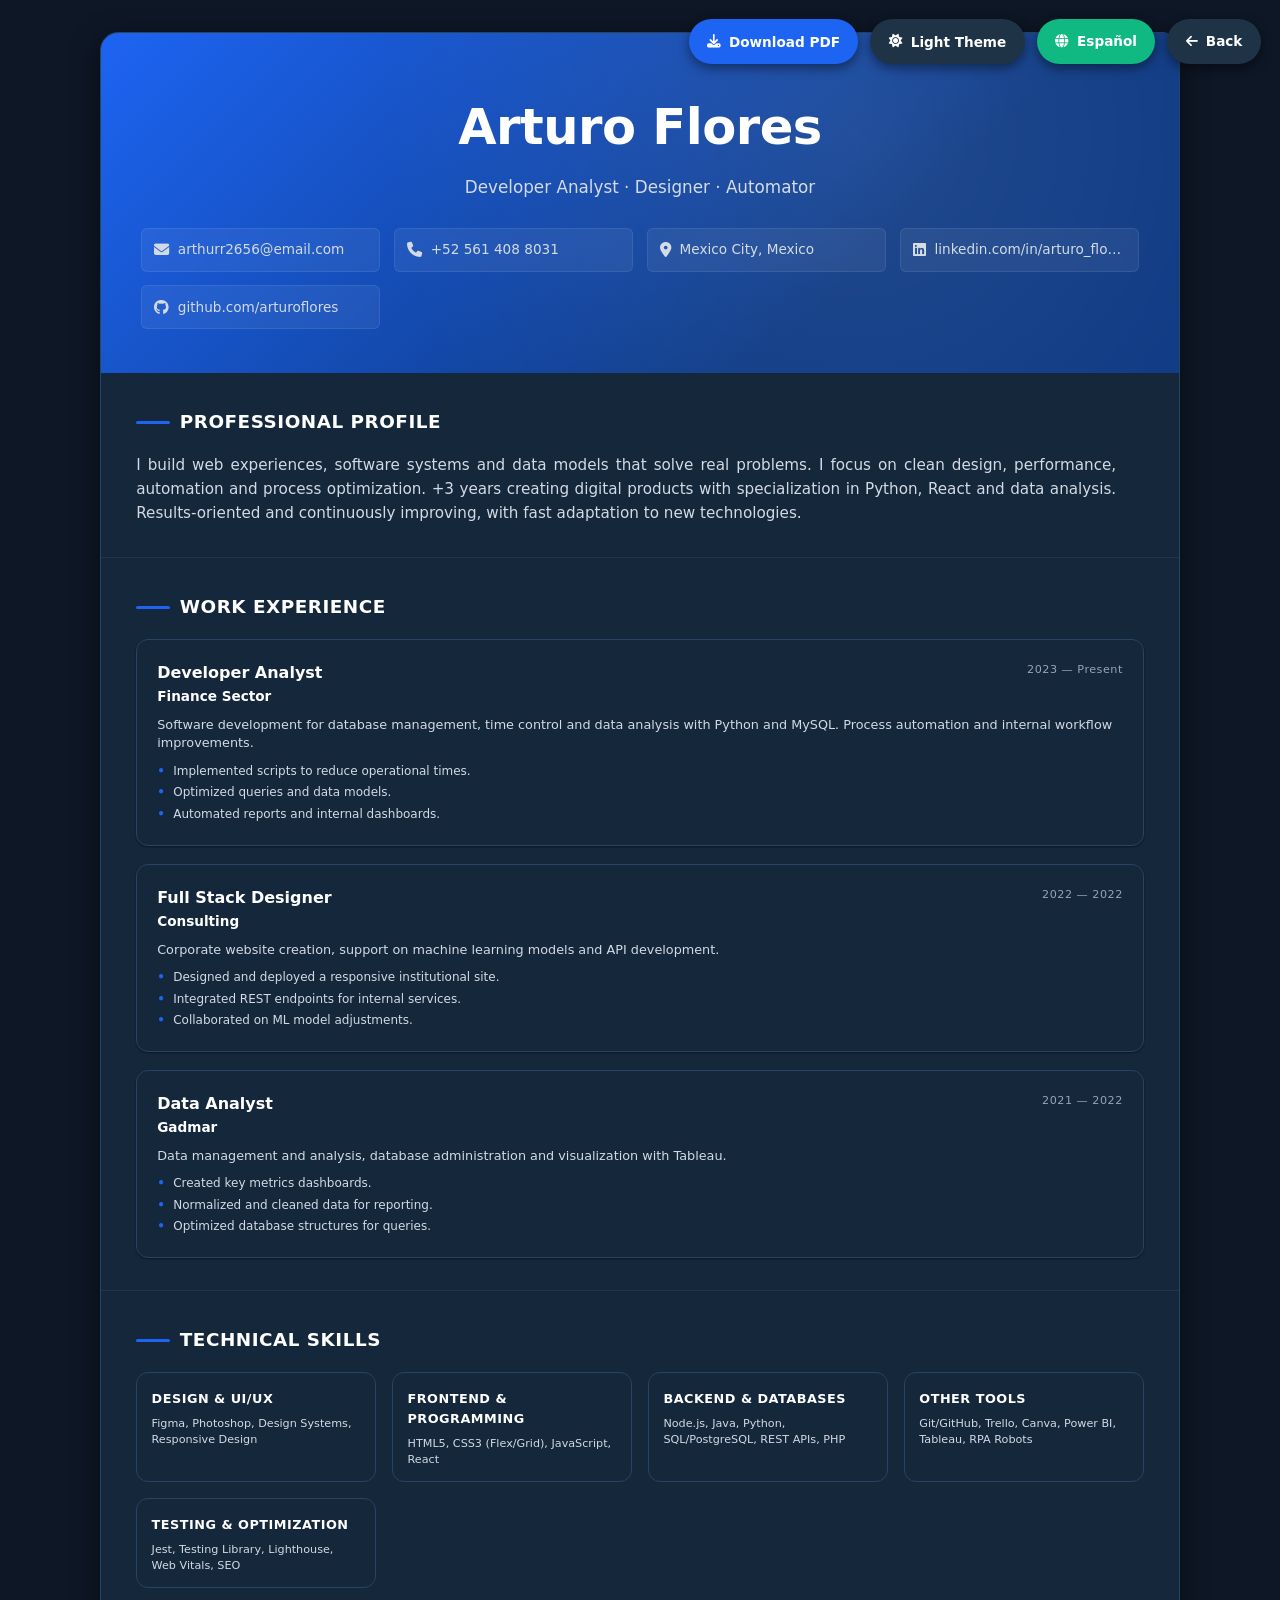
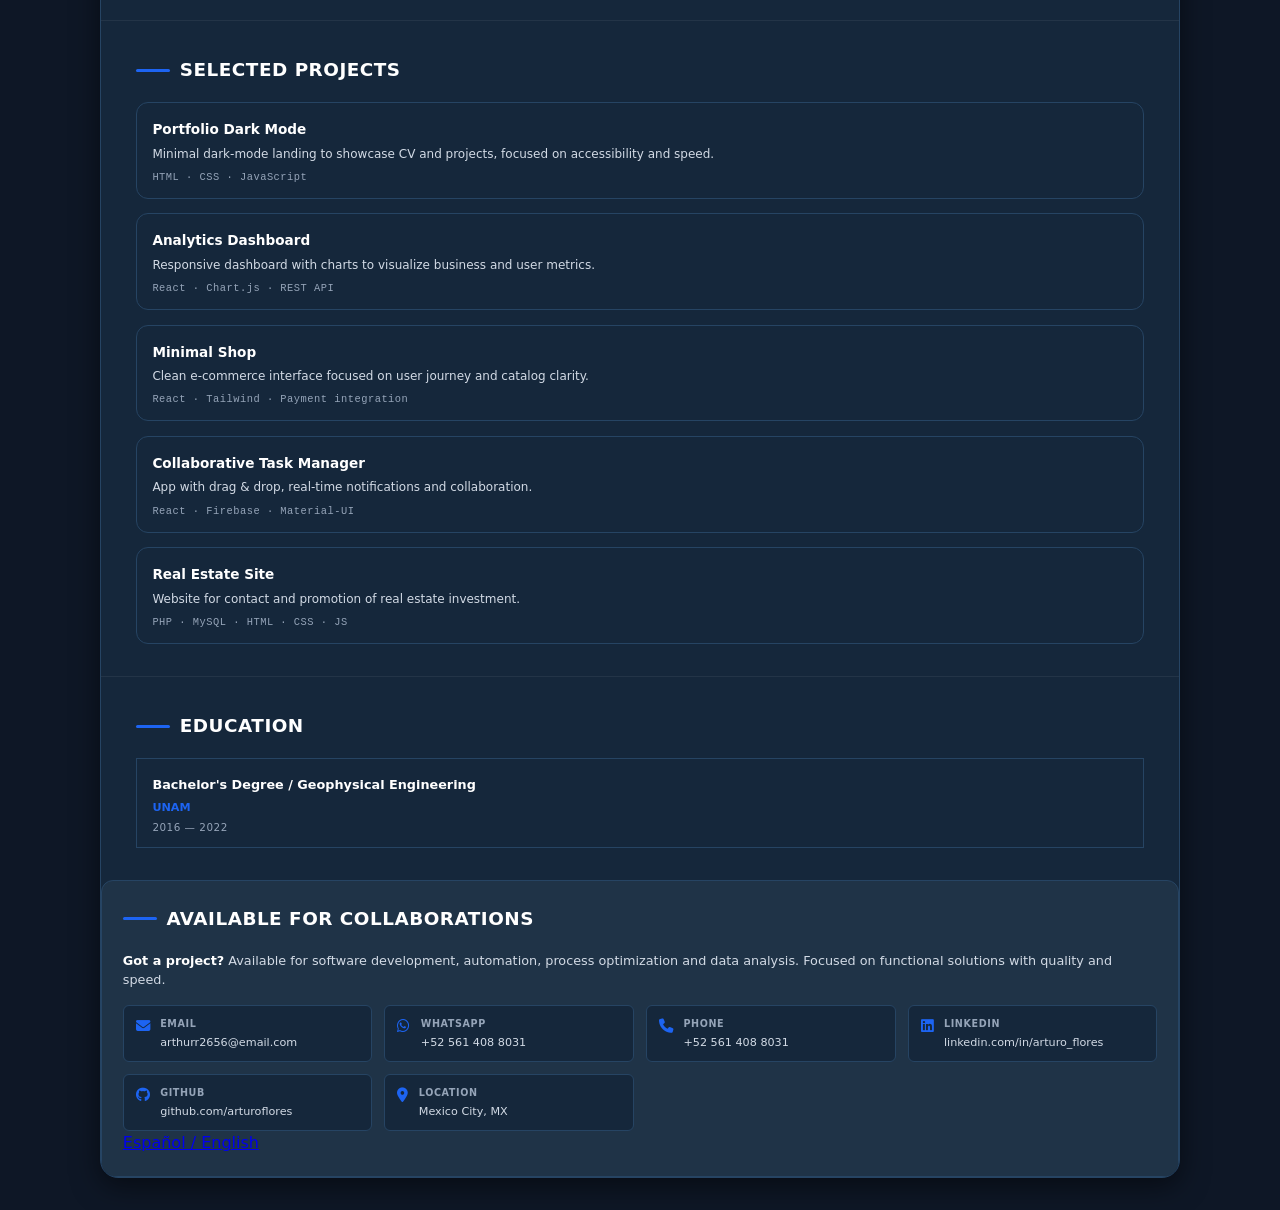
<file: 02-javascript:reto-02-interactividad-cv:/cv_en.html>
<!DOCTYPE html>
<html lang="en">
<head>
    <meta charset="UTF-8">
    <meta name="viewport" content="width=device-width, initial-scale=1.0">
    <title>CV - Arturo Flores</title>
    
    <!-- Font Awesome for icons -->
    <link rel="stylesheet" href="https://cdnjs.cloudflare.com/ajax/libs/font-awesome/6.4.0/css/all.min.css">
    <link rel="stylesheet" href="cv_style.css">
    
</head>
<body>
    <!-- Action buttons (screen only) -->
    <div class="action-buttons no-print">
        <button class="btn-action btn-download" onclick="window.print()">
            <i class="fas fa-download"></i>
            <span>Download PDF</span>
        </button>
        <button class="btn-action btn-theme" id="theme-toggle" title="Change theme">
            <i class="fas fa-sun"></i>
            <span>Light Theme</span>
        </button>
        <a href="cv.html" class="btn-action btn-lang" title="Cambiar a Español">
            <i class="fas fa-globe"></i>
            <span>Español</span>
        </a>
        <a href="index_en.html" class="btn-action btn-back">
            <i class="fas fa-arrow-left"></i>
            <span>Back</span>
        </a>
    </div>
    
    <div class="cv-wrapper">
        <!-- Header -->
        <header class="cv-header">
            <h1>Arturo Flores</h1>
            <div class="title">Developer Analyst · Designer · Automator</div>
            <div class="contact-info">
                <div class="contact-item">
                    <i class="fas fa-envelope"></i>
                    <a href="mailto:arthurr2656@email.com">arthurr2656@email.com</a>
                </div>
                <div class="contact-item">
                    <i class="fas fa-phone"></i>
                    <a href="tel:+525614088031">+52 561 408 8031</a>
                </div>
                <div class="contact-item">
                    <i class="fas fa-map-marker-alt"></i>
                    <span>Mexico City, Mexico</span>
                </div>
                <div class="contact-item">
                    <i class="fab fa-linkedin"></i>
                    <a href="https://linkedin.com/in/arturo_flores" target="_blank">linkedin.com/in/arturo_flores</a>
                </div>
                <div class="contact-item">
                    <i class="fab fa-github"></i>
                    <a href="https://github.com/arturoflores" target="_blank">github.com/arturoflores</a>
                </div>
            </div>
        </header>
        
        <!-- Professional Profile -->
        <section class="cv-section">
            <h3 class="section-title">Professional Profile</h3>
            <p class="profile-text">I build web experiences, software systems and data models that solve real problems. I focus on clean design, performance, automation and process optimization. +3 years creating digital products with specialization in Python, React and data analysis. Results-oriented and continuously improving, with fast adaptation to new technologies.</p>
        </section>
        
        <!-- Work Experience -->
        <section class="cv-section" id="experiencia">
            <h3 class="section-title">Work Experience</h3>
            
            <div class="experience-item">
                <div class="job-header">
                    <div>
                        <div class="job-title">Developer Analyst</div>
                        <div class="job-company">Finance Sector</div>
                    </div>
                    <div class="job-period">2023 — Present</div>
                </div>
                <div class="job-description">Software development for database management, time control and data analysis with Python and MySQL. Process automation and internal workflow improvements.</div>
                <ul class="job-achievements">
                    <li>Implemented scripts to reduce operational times.</li>
                    <li>Optimized queries and data models.</li>
                    <li>Automated reports and internal dashboards.</li>
                </ul>
            </div>
            
            <div class="experience-item">
                <div class="job-header">
                    <div>
                        <div class="job-title">Full Stack Designer</div>
                        <div class="job-company">Consulting</div>
                    </div>
                    <div class="job-period">2022 — 2022</div>
                </div>
                <div class="job-description">Corporate website creation, support on machine learning models and API development.</div>
                <ul class="job-achievements">
                    <li>Designed and deployed a responsive institutional site.</li>
                    <li>Integrated REST endpoints for internal services.</li>
                    <li>Collaborated on ML model adjustments.</li>
                </ul>
            </div>
            
            <div class="experience-item">
                <div class="job-header">
                    <div>
                        <div class="job-title">Data Analyst</div>
                        <div class="job-company">Gadmar</div>
                    </div>
                    <div class="job-period">2021 — 2022</div>
                </div>
                <div class="job-description">Data management and analysis, database administration and visualization with Tableau.</div>
                <ul class="job-achievements">
                    <li>Created key metrics dashboards.</li>
                    <li>Normalized and cleaned data for reporting.</li>
                    <li>Optimized database structures for queries.</li>
                </ul>
            </div>
        </section>
        
        <!-- Technical Skills -->
        <section class="cv-section">
            <h3 class="section-title">Technical Skills</h3>
            <div class="skills-grid">
                <div class="skill-category">
                    <h4>Design & UI/UX</h4>
                    <div class="skill-list">Figma, Photoshop, Design Systems, Responsive Design</div>
                </div>
                <div class="skill-category">
                    <h4>Frontend & Programming</h4>
                    <div class="skill-list">HTML5, CSS3 (Flex/Grid), JavaScript, React</div>
                </div>
                <div class="skill-category">
                    <h4>Backend & Databases</h4>
                    <div class="skill-list">Node.js, Java, Python, SQL/PostgreSQL, REST APIs, PHP</div>
                </div>
                <div class="skill-category">
                    <h4>Other tools</h4>
                    <div class="skill-list">Git/GitHub, Trello, Canva, Power BI, Tableau, RPA Robots</div>
                </div>
                <div class="skill-category">
                    <h4>Testing & Optimization</h4>
                    <div class="skill-list">Jest, Testing Library, Lighthouse, Web Vitals, SEO</div>
                </div>
            </div>
        </section>
        
        <!-- Selected Projects -->
        <section class="cv-section">
            <h3 class="section-title">Selected Projects</h3>
            
            <div class="project-item">
                <div class="project-name">Portfolio Dark Mode</div>
                <div class="project-description">Minimal dark-mode landing to showcase CV and projects, focused on accessibility and speed.</div>
                <div class="project-tech">HTML · CSS · JavaScript</div>
            </div>
            
            <div class="project-item">
                <div class="project-name">Analytics Dashboard</div>
                <div class="project-description">Responsive dashboard with charts to visualize business and user metrics.</div>
                <div class="project-tech">React · Chart.js · REST API</div>
            </div>
            
            <div class="project-item">
                <div class="project-name">Minimal Shop</div>
                <div class="project-description">Clean e-commerce interface focused on user journey and catalog clarity.</div>
                <div class="project-tech">React · Tailwind · Payment integration</div>
            </div>
            
            <div class="project-item">
                <div class="project-name">Collaborative Task Manager</div>
                <div class="project-description">App with drag & drop, real-time notifications and collaboration.</div>
                <div class="project-tech">React · Firebase · Material-UI</div>
            </div>
            
            <div class="project-item">
                <div class="project-name">Real Estate Site</div>
                <div class="project-description">Website for contact and promotion of real estate investment.</div>
                <div class="project-tech">PHP · MySQL · HTML · CSS · JS</div>
            </div>
        </section>
        
        <!-- Education -->
        <section class="cv-section">
            <h3 class="section-title">Education</h3>
            
            <div class="education-item">
                <div class="degree">Bachelor's Degree / Geophysical Engineering</div>
                <div class="institution">UNAM</div>
                <div class="period">2016 — 2022</div>
            </div>
        </section>
        
        <!-- Contact / Availability -->
        <section class="contact-section" id="contacto">
            <h3 class="section-title">Available for Collaborations</h3>
            <div class="contact-intro"><strong>Got a project?</strong> Available for software development, automation, process optimization and data analysis. Focused on functional solutions with quality and speed.</div>
            
            <div class="contact-methods">
                <a href="mailto:arthurr2656@email.com" class="contact-method">
                    <i class="fas fa-envelope"></i>
                    <div class="contact-details">
                        <div class="contact-label">Email</div>
                        <div class="contact-value">arthurr2656@email.com</div>
                    </div>
                </a>
                
                <a href="https://wa.me/525614088031" target="_blank" class="contact-method">
                    <i class="fab fa-whatsapp"></i>
                    <div class="contact-details">
                        <div class="contact-label">WhatsApp</div>
                        <div class="contact-value">+52 561 408 8031</div>
                    </div>
                </a>
                
                <a href="tel:+525614088031" class="contact-method">
                    <i class="fas fa-phone"></i>
                    <div class="contact-details">
                        <div class="contact-label">Phone</div>
                        <div class="contact-value">+52 561 408 8031</div>
                    </div>
                </a>
                
                <a href="https://linkedin.com/in/arturo_flores" target="_blank" class="contact-method">
                    <i class="fab fa-linkedin"></i>
                    <div class="contact-details">
                        <div class="contact-label">LinkedIn</div>
                        <div class="contact-value">linkedin.com/in/arturo_flores</div>
                    </div>
                </a>
                
                <a href="https://github.com/arturoflores" target="_blank" class="contact-method">
                    <i class="fab fa-github"></i>
                    <div class="contact-details">
                        <div class="contact-label">GitHub</div>
                        <div class="contact-value">github.com/arturoflores</div>
                    </div>
                </a>
                
                <div class="contact-method">
                    <i class="fas fa-map-marker-alt"></i>
                    <div class="contact-details">
                        <div class="contact-label">Location</div>
                        <div class="contact-value">Mexico City, MX</div>
                    </div>
                </div>
            </div>

            <div class="lang-switch">
                <a href="cv.html" class="lang-btn" title="Cambiar a Español">Español / English</a>
            </div>
        </section>
    </div>
    
    <script src="js/script_cv.js"></script>
    <script>
        // Theme switching system
        const themeToggle = document.getElementById('theme-toggle');
        const html = document.documentElement;
        const themeIcon = themeToggle.querySelector('i');
        const themeText = themeToggle.querySelector('span');
        
        // Load saved theme
        const savedTheme = localStorage.getItem('cv-theme') || 'dark';
        html.setAttribute('data-theme', savedTheme);
        updateThemeButton(savedTheme);
        
        themeToggle.addEventListener('click', () => {
            const currentTheme = html.getAttribute('data-theme');
            const newTheme = currentTheme === 'dark' ? 'light' : 'dark';
            
            html.setAttribute('data-theme', newTheme);
            localStorage.setItem('cv-theme', newTheme);
            updateThemeButton(newTheme);
        });
        
        function updateThemeButton(theme) {
            if (theme === 'light') {
                themeIcon.className = 'fas fa-moon';
                themeText.textContent = 'Dark Theme';
            } else {
                themeIcon.className = 'fas fa-sun';
                themeText.textContent = 'Light Theme';
            }
        }
    </script>
</body>
</html>
</file>
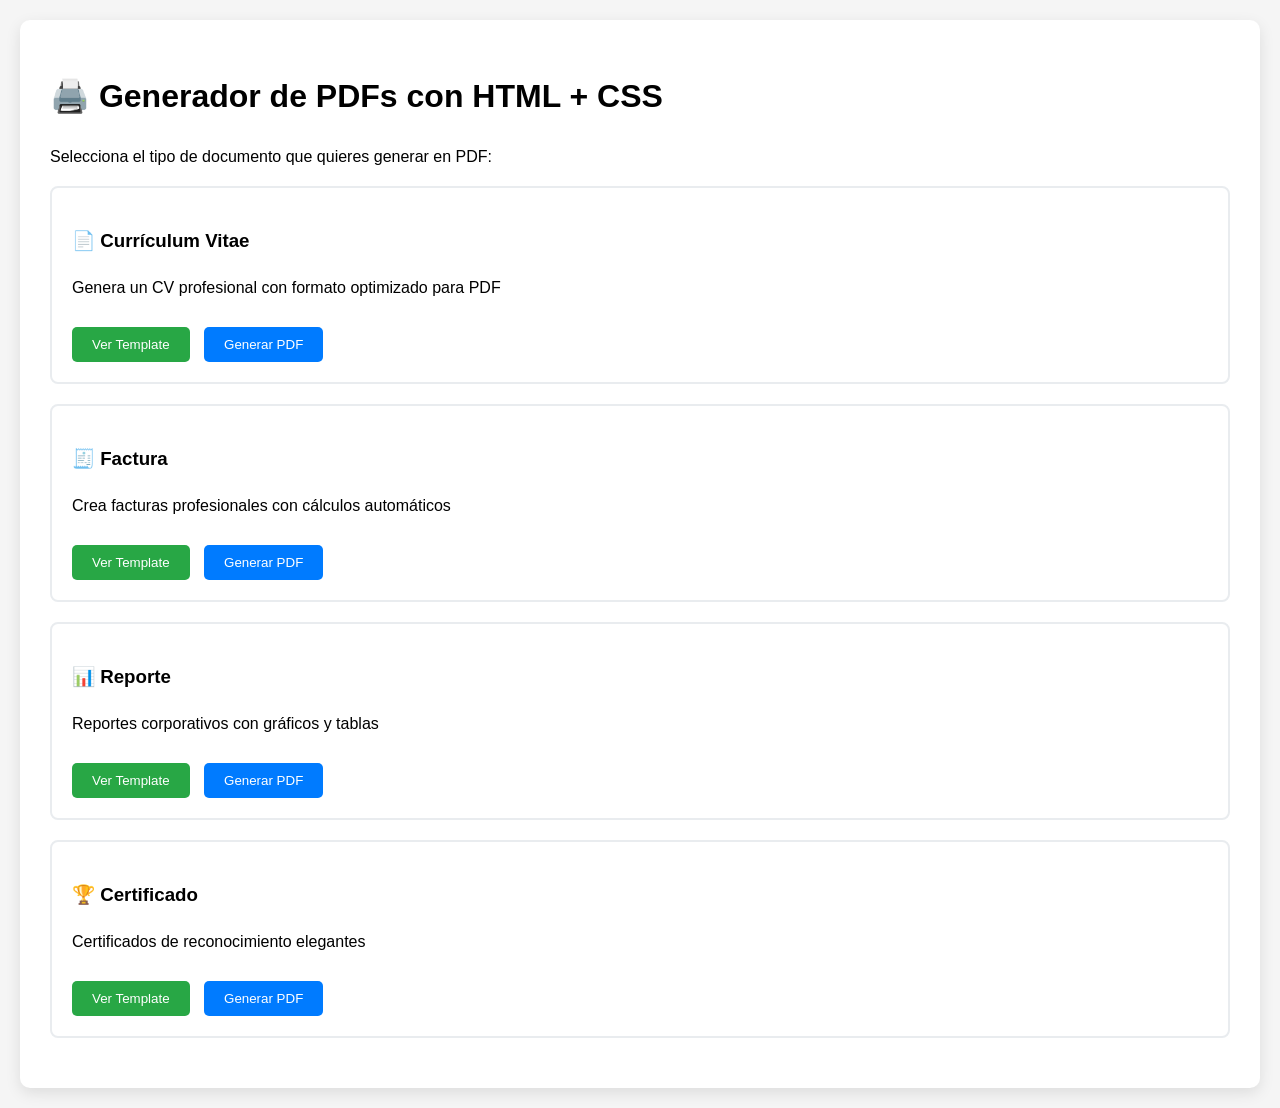
<file: 02-javascript:reto-02-interactividad-cv:/pdf-generator.html>
<!DOCTYPE html>
<html lang="es">
<head>
    <meta charset="UTF-8">
    <meta name="viewport" content="width=device-width, initial-scale=1.0">
    <title>Generador de PDFs con HTML/CSS</title>
    <style>
        /* Estilos base */
        body {
            font-family: -apple-system, BlinkMacSystemFont, 'Segoe UI', Roboto, sans-serif;
            line-height: 1.6;
            margin: 0;
            padding: 20px;
            background: #f5f5f5;
        }

        .container {
            max-width: 1200px;
            margin: 0 auto;
            background: white;
            padding: 30px;
            border-radius: 10px;
            box-shadow: 0 5px 15px rgba(0,0,0,0.1);
        }

        .pdf-option {
            background: #fff;
            border: 2px solid #e9ecef;
            border-radius: 8px;
            padding: 20px;
            margin-bottom: 20px;
            transition: all 0.3s ease;
        }

        .pdf-option:hover {
            border-color: #007bff;
            box-shadow: 0 5px 15px rgba(0,123,255,0.1);
        }

        .btn {
            background: #007bff;
            color: white;
            padding: 10px 20px;
            border: none;
            border-radius: 5px;
            cursor: pointer;
            text-decoration: none;
            display: inline-block;
            margin-right: 10px;
            margin-top: 10px;
        }

        .btn:hover {
            background: #0056b3;
        }

        .btn-success { background: #28a745; }
        .btn-warning { background: #ffc107; color: #212529; }
        .btn-info { background: #17a2b8; }

        /* Estilos específicos para cada tipo de PDF */
        
        /* === CURRÍCULUM VITAE === */
        @media print and (min-width: 0) {
            .cv-template {
                font-size: 11pt;
                color: #333;
            }
            
            .cv-template h1 {
                font-size: 18pt;
                color: #2c3e50;
                border-bottom: 2pt solid #3498db;
                padding-bottom: 10pt;
            }
            
            .cv-template h2 {
                font-size: 14pt;
                color: #3498db;
                margin-top: 20pt;
                margin-bottom: 10pt;
            }
            
            .cv-template .contact-info {
                background: #ecf0f1;
                padding: 15pt;
                margin-bottom: 20pt;
                border-left: 4pt solid #3498db;
            }
        }

        /* === FACTURA === */
        @media print {
            .invoice-template {
                font-size: 10pt;
            }
            
            .invoice-header {
                display: flex;
                justify-content: space-between;
                margin-bottom: 30pt;
                padding-bottom: 15pt;
                border-bottom: 2pt solid #007bff;
            }
            
            .invoice-table {
                width: 100%;
                border-collapse: collapse;
                margin: 20pt 0;
            }
            
            .invoice-table th,
            .invoice-table td {
                border: 1pt solid #ddd;
                padding: 8pt;
                text-align: left;
            }
            
            .invoice-table th {
                background: #f8f9fa;
                font-weight: 600;
            }
            
            .invoice-total {
                text-align: right;
                margin-top: 20pt;
                font-size: 12pt;
                font-weight: 600;
            }
        }

        /* === REPORTE === */
        @media print {
            .report-template {
                font-size: 11pt;
                line-height: 1.5;
            }
            
            .report-template h1 {
                text-align: center;
                font-size: 16pt;
                margin-bottom: 30pt;
                color: #2c3e50;
            }
            
            .report-section {
                margin-bottom: 25pt;
                page-break-inside: avoid;
            }
            
            .chart-placeholder {
                height: 200pt;
                background: #f8f9fa;
                border: 1pt dashed #dee2e6;
                display: flex;
                align-items: center;
                justify-content: center;
                margin: 15pt 0;
            }
        }

        /* === CERTIFICADO === */
        @media print {
            .certificate-template {
                text-align: center;
                padding: 50pt;
                border: 5pt solid #gold;
                background: linear-gradient(45deg, #fff9c4, #fff);
            }
            
            .certificate-template h1 {
                font-size: 24pt;
                color: #8b4513;
                margin-bottom: 30pt;
                text-transform: uppercase;
                letter-spacing: 3pt;
            }
            
            .certificate-text {
                font-size: 14pt;
                margin: 20pt 0;
                font-style: italic;
            }
            
            .certificate-name {
                font-size: 18pt;
                font-weight: bold;
                color: #8b4513;
                text-decoration: underline;
                margin: 30pt 0;
            }
        }

        @page {
            margin: 2cm;
            size: A4;
            
            @top-center {
                content: "Documento generado automáticamente";
                font-size: 9pt;
                color: #666;
            }
            
            @bottom-right {
                content: "Página " counter(page);
                font-size: 9pt;
                color: #666;
            }
        }

        /* Ocultar controles al imprimir */
        @media print {
            .no-print,
            .container > h1,
            .pdf-option,
            button,
            .btn {
                display: none !important;
            }
            
            body {
                background: white;
                padding: 0;
                margin: 0;
            }
            
            .container {
                box-shadow: none;
                padding: 0;
                margin: 0;
                max-width: 100%;
            }
        }

        /* Mostrar solo el template seleccionado al imprimir */
        @media print {
            .template {
                display: none;
            }
            
            .template.active {
                display: block !important;
            }
        }
    </style>
</head>
<body>
    <div class="container">
        <h1 class="no-print">🖨️ Generador de PDFs con HTML + CSS</h1>
        
        <div class="no-print">
            <p>Selecciona el tipo de documento que quieres generar en PDF:</p>
            
            <div class="pdf-option">
                <h3>📄 Currículum Vitae</h3>
                <p>Genera un CV profesional con formato optimizado para PDF</p>
                <button class="btn btn-success" onclick="showTemplate('cv')">Ver Template</button>
                <button class="btn" onclick="generatePDF('cv')">Generar PDF</button>
            </div>
            
            <div class="pdf-option">
                <h3>🧾 Factura</h3>
                <p>Crea facturas profesionales con cálculos automáticos</p>
                <button class="btn btn-success" onclick="showTemplate('invoice')">Ver Template</button>
                <button class="btn" onclick="generatePDF('invoice')">Generar PDF</button>
            </div>
            
            <div class="pdf-option">
                <h3>📊 Reporte</h3>
                <p>Reportes corporativos con gráficos y tablas</p>
                <button class="btn btn-success" onclick="showTemplate('report')">Ver Template</button>
                <button class="btn" onclick="generatePDF('report')">Generar PDF</button>
            </div>
            
            <div class="pdf-option">
                <h3>🏆 Certificado</h3>
                <p>Certificados de reconocimiento elegantes</p>
                <button class="btn btn-success" onclick="showTemplate('certificate')">Ver Template</button>
                <button class="btn" onclick="generatePDF('certificate')">Generar PDF</button>
            </div>
        </div>

        <!-- TEMPLATE: CURRÍCULUM VITAE -->
        <div id="cv-template" class="template cv-template" style="display: none;">
            <div class="contact-info">
                <h1>Juan Pérez Desarrollador</h1>
                <p><strong>Email:</strong> juan.perez@email.com | <strong>Teléfono:</strong> +1 (555) 123-4567</p>
                <p><strong>LinkedIn:</strong> linkedin.com/in/juanperez | <strong>GitHub:</strong> github.com/juanperez</p>
            </div>
            
            <h2>Perfil Profesional</h2>
            <p>Desarrollador Full Stack con 5+ años de experiencia en tecnologías web modernas. Especializado en React, Node.js y arquitecturas escalables. Apasionado por crear soluciones innovadoras y liderar equipos técnicos.</p>
            
            <h2>Experiencia Laboral</h2>
            <div style="margin-bottom: 15pt;">
                <h4 style="margin-bottom: 5pt; color: #2c3e50;">Senior Developer - TechCorp (2022-2024)</h4>
                <ul style="margin-left: 20pt;">
                    <li>Lideré desarrollo de aplicaciones web para 50,000+ usuarios</li>
                    <li>Implementé arquitectura microservicios con Docker y Kubernetes</li>
                    <li>Mentoré equipo de 4 desarrolladores junior</li>
                </ul>
            </div>
            
            <div style="margin-bottom: 15pt;">
                <h4 style="margin-bottom: 5pt; color: #2c3e50;">Full Stack Developer - StartupXYZ (2020-2022)</h4>
                <ul style="margin-left: 20pt;">
                    <li>Desarrollé MVP de plataforma de e-commerce</li>
                    <li>Optimicé performance reduciendo tiempo de carga en 60%</li>
                    <li>Integré APIs de pago y sistemas de notificaciones</li>
                </ul>
            </div>
            
            <h2>Habilidades Técnicas</h2>
            <p><strong>Frontend:</strong> React, Vue.js, TypeScript, HTML5, CSS3, Tailwind</p>
            <p><strong>Backend:</strong> Node.js, Python, Express, FastAPI, PostgreSQL, MongoDB</p>
            <p><strong>DevOps:</strong> Docker, Kubernetes, AWS, CI/CD, GitHub Actions</p>
            
            <h2>Educación</h2>
            <p><strong>Ingeniería en Sistemas</strong> - Universidad Tecnológica (2016-2020)</p>
        </div>

        <!-- TEMPLATE: FACTURA -->
        <div id="invoice-template" class="template invoice-template" style="display: none;">
            <div class="invoice-header">
                <div>
                    <h1 style="margin: 0; color: #007bff;">FACTURA #001</h1>
                    <p>Fecha: 25 de Noviembre, 2025</p>
                </div>
                <div style="text-align: right;">
                    <h3 style="margin: 0;">Tu Empresa S.L.</h3>
                    <p>Calle Principal 123<br>
                    28001 Madrid, España<br>
                    Tel: +34 91 123 4567</p>
                </div>
            </div>
            
            <div style="margin-bottom: 30pt;">
                <h3>Facturar a:</h3>
                <p><strong>Cliente Ejemplo S.A.</strong><br>
                Avenida Comercial 456<br>
                08001 Barcelona, España</p>
            </div>
            
            <table class="invoice-table">
                <thead>
                    <tr>
                        <th>Descripción</th>
                        <th>Cantidad</th>
                        <th>Precio Unitario</th>
                        <th>Total</th>
                    </tr>
                </thead>
                <tbody>
                    <tr>
                        <td>Desarrollo de Aplicación Web</td>
                        <td>1</td>
                        <td>€2,500.00</td>
                        <td>€2,500.00</td>
                    </tr>
                    <tr>
                        <td>Hosting y Mantenimiento (6 meses)</td>
                        <td>6</td>
                        <td>€150.00</td>
                        <td>€900.00</td>
                    </tr>
                    <tr>
                        <td>Consultoría Técnica</td>
                        <td>10</td>
                        <td>€80.00</td>
                        <td>€800.00</td>
                    </tr>
                </tbody>
            </table>
            
            <div class="invoice-total">
                <p>Subtotal: €4,200.00</p>
                <p>IVA (21%): €882.00</p>
                <p style="font-size: 14pt; border-top: 2pt solid #007bff; padding-top: 10pt;">
                    <strong>TOTAL: €5,082.00</strong>
                </p>
            </div>
            
            <div style="margin-top: 40pt; font-size: 9pt; color: #666;">
                <p>Términos de pago: 30 días | Método de pago: Transferencia bancaria</p>
                <p>IBAN: ES12 3456 7890 1234 5678 9012 | BIC: EXAMPLESP</p>
            </div>
        </div>

        <!-- TEMPLATE: REPORTE -->
        <div id="report-template" class="template report-template" style="display: none;">
            <h1>Reporte Mensual de Desarrollo</h1>
            <p style="text-align: center; font-style: italic; margin-bottom: 40pt;">
                Noviembre 2025 • Departamento de Tecnología
            </p>
            
            <div class="report-section">
                <h2>📈 Resumen Ejecutivo</h2>
                <p>Durante el mes de noviembre se completaron exitosamente 3 proyectos principales, se implementaron 15 nuevas funcionalidades y se resolvieron 98% de los tickets de soporte técnico dentro del SLA establecido.</p>
            </div>
            
            <div class="report-section">
                <h2>🚀 Proyectos Completados</h2>
                <ul>
                    <li><strong>E-commerce Platform V2.0:</strong> Migración completa a React 18 y optimización de performance</li>
                    <li><strong>Mobile App iOS:</strong> Lanzamiento en App Store con funcionalidades de pago</li>
                    <li><strong>API Gateway:</strong> Implementación de microservicios con autenticación OAuth 2.0</li>
                </ul>
            </div>
            
            <div class="report-section">
                <h2>📊 Métricas de Desarrollo</h2>
                <div class="chart-placeholder">
                    <p style="color: #666;">📊 Gráfico de Productividad<br>
                    <small>Commits: 245 | Pull Requests: 67 | Issues Cerradas: 89</small></p>
                </div>
                
                <table style="width: 100%; border-collapse: collapse; margin-top: 20pt;">
                    <thead>
                        <tr style="background: #f8f9fa;">
                            <th style="border: 1pt solid #ddd; padding: 10pt;">KPI</th>
                            <th style="border: 1pt solid #ddd; padding: 10pt;">Objetivo</th>
                            <th style="border: 1pt solid #ddd; padding: 10pt;">Actual</th>
                            <th style="border: 1pt solid #ddd; padding: 10pt;">Estado</th>
                        </tr>
                    </thead>
                    <tbody>
                        <tr>
                            <td style="border: 1pt solid #ddd; padding: 10pt;">Tiempo de Respuesta API</td>
                            <td style="border: 1pt solid #ddd; padding: 10pt;">&lt; 200ms</td>
                            <td style="border: 1pt solid #ddd; padding: 10pt;">185ms</td>
                            <td style="border: 1pt solid #ddd; padding: 10pt; color: green;">✅ Cumplido</td>
                        </tr>
                        <tr>
                            <td style="border: 1pt solid #ddd; padding: 10pt;">Cobertura de Tests</td>
                            <td style="border: 1pt solid #ddd; padding: 10pt;">&gt; 85%</td>
                            <td style="border: 1pt solid #ddd; padding: 10pt;">92%</td>
                            <td style="border: 1pt solid #ddd; padding: 10pt; color: green;">✅ Superado</td>
                        </tr>
                        <tr>
                            <td style="border: 1pt solid #ddd; padding: 10pt;">Bugs en Producción</td>
                            <td style="border: 1pt solid #ddd; padding: 10pt;">&lt; 5</td>
                            <td style="border: 1pt solid #ddd; padding: 10pt;">2</td>
                            <td style="border: 1pt solid #ddd; padding: 10pt; color: green;">✅ Cumplido</td>
                        </tr>
                    </tbody>
                </table>
            </div>
            
            <div class="report-section">
                <h2>🎯 Objetivos para Diciembre</h2>
                <ul>
                    <li>Implementar sistema de notificaciones push</li>
                    <li>Migrar base de datos a PostgreSQL 15</li>
                    <li>Completar documentación técnica de APIs</li>
                    <li>Iniciar proyecto de Machine Learning para recomendaciones</li>
                </ul>
            </div>
        </div>

        <!-- TEMPLATE: CERTIFICADO -->
        <div id="certificate-template" class="template certificate-template" style="display: none;">
            <div style="border: 8pt double #8b4513; padding: 60pt; margin: 40pt;">
                <h1>Certificado de Excelencia</h1>
                
                <p class="certificate-text">
                    Se otorga el presente certificado a
                </p>
                
                <div class="certificate-name">
                    JUAN PÉREZ DESARROLLADOR
                </div>
                
                <p class="certificate-text">
                    Por su excepcional desempeño y dedicación en el desarrollo de aplicaciones web,
                    demostrando habilidades sobresalientes en tecnologías modernas y liderazgo técnico.
                </p>
                
                <p class="certificate-text" style="margin-top: 40pt;">
                    Otorgado el 25 de Noviembre de 2025
                </p>
                
                <div style="display: flex; justify-content: space-between; margin-top: 60pt;">
                    <div style="border-top: 2pt solid #8b4513; padding-top: 10pt; width: 200pt; text-align: center;">
                        <p style="margin: 0; font-size: 12pt;"><strong>Director Técnico</strong></p>
                    </div>
                    <div style="border-top: 2pt solid #8b4513; padding-top: 10pt; width: 200pt; text-align: center;">
                        <p style="margin: 0; font-size: 12pt;"><strong>CEO</strong></p>
                    </div>
                </div>
            </div>
        </div>
    </div>

    <script>
        function showTemplate(type) {
            // Ocultar todos los templates
            document.querySelectorAll('.template').forEach(template => {
                template.style.display = 'none';
                template.classList.remove('active');
            });
            
            // Mostrar el template seleccionado
            const template = document.getElementById(type + '-template');
            template.style.display = 'block';
            template.classList.add('active');
            
            // Scroll al template
            template.scrollIntoView({ behavior: 'smooth' });
        }

        function generatePDF(type) {
            // Mostrar solo el template seleccionado
            showTemplate(type);
            
            // Configurar título del documento
            const titles = {
                'cv': 'Curriculum_Vitae_Juan_Perez',
                'invoice': 'Factura_001_' + new Date().toISOString().substr(0, 10),
                'report': 'Reporte_Mensual_' + new Date().toISOString().substr(0, 7),
                'certificate': 'Certificado_Excelencia_Juan_Perez'
            };
            
            document.title = titles[type] || 'Documento_PDF';
            
            // Esperar un momento y abrir diálogo de impresión
            setTimeout(() => {
                window.print();
            }, 500);
        }

        // Función para generar PDF automáticamente si se pasa parámetro en URL
        const urlParams = new URLSearchParams(window.location.search);
        const autoGenerate = urlParams.get('generate');
        if (autoGenerate) {
            setTimeout(() => generatePDF(autoGenerate), 1000);
        }
    </script>
</body>
</html>
</file>
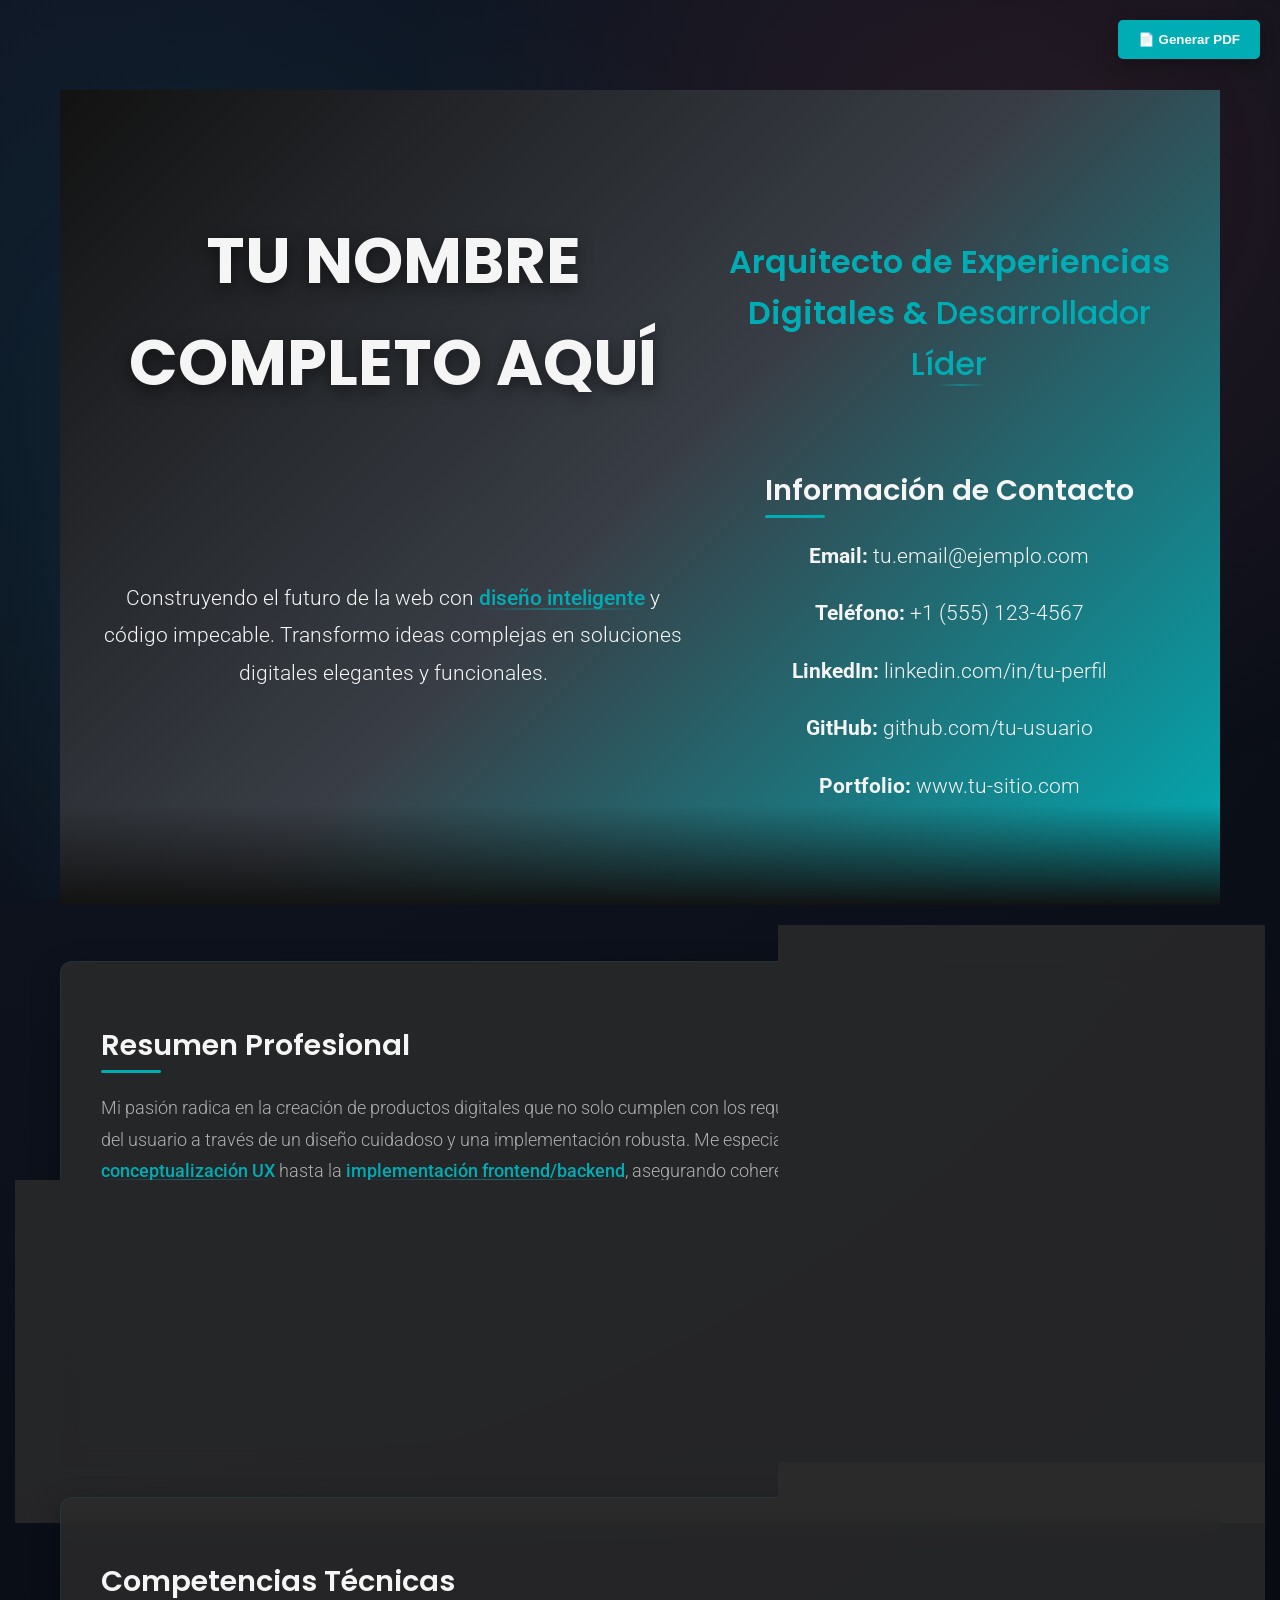
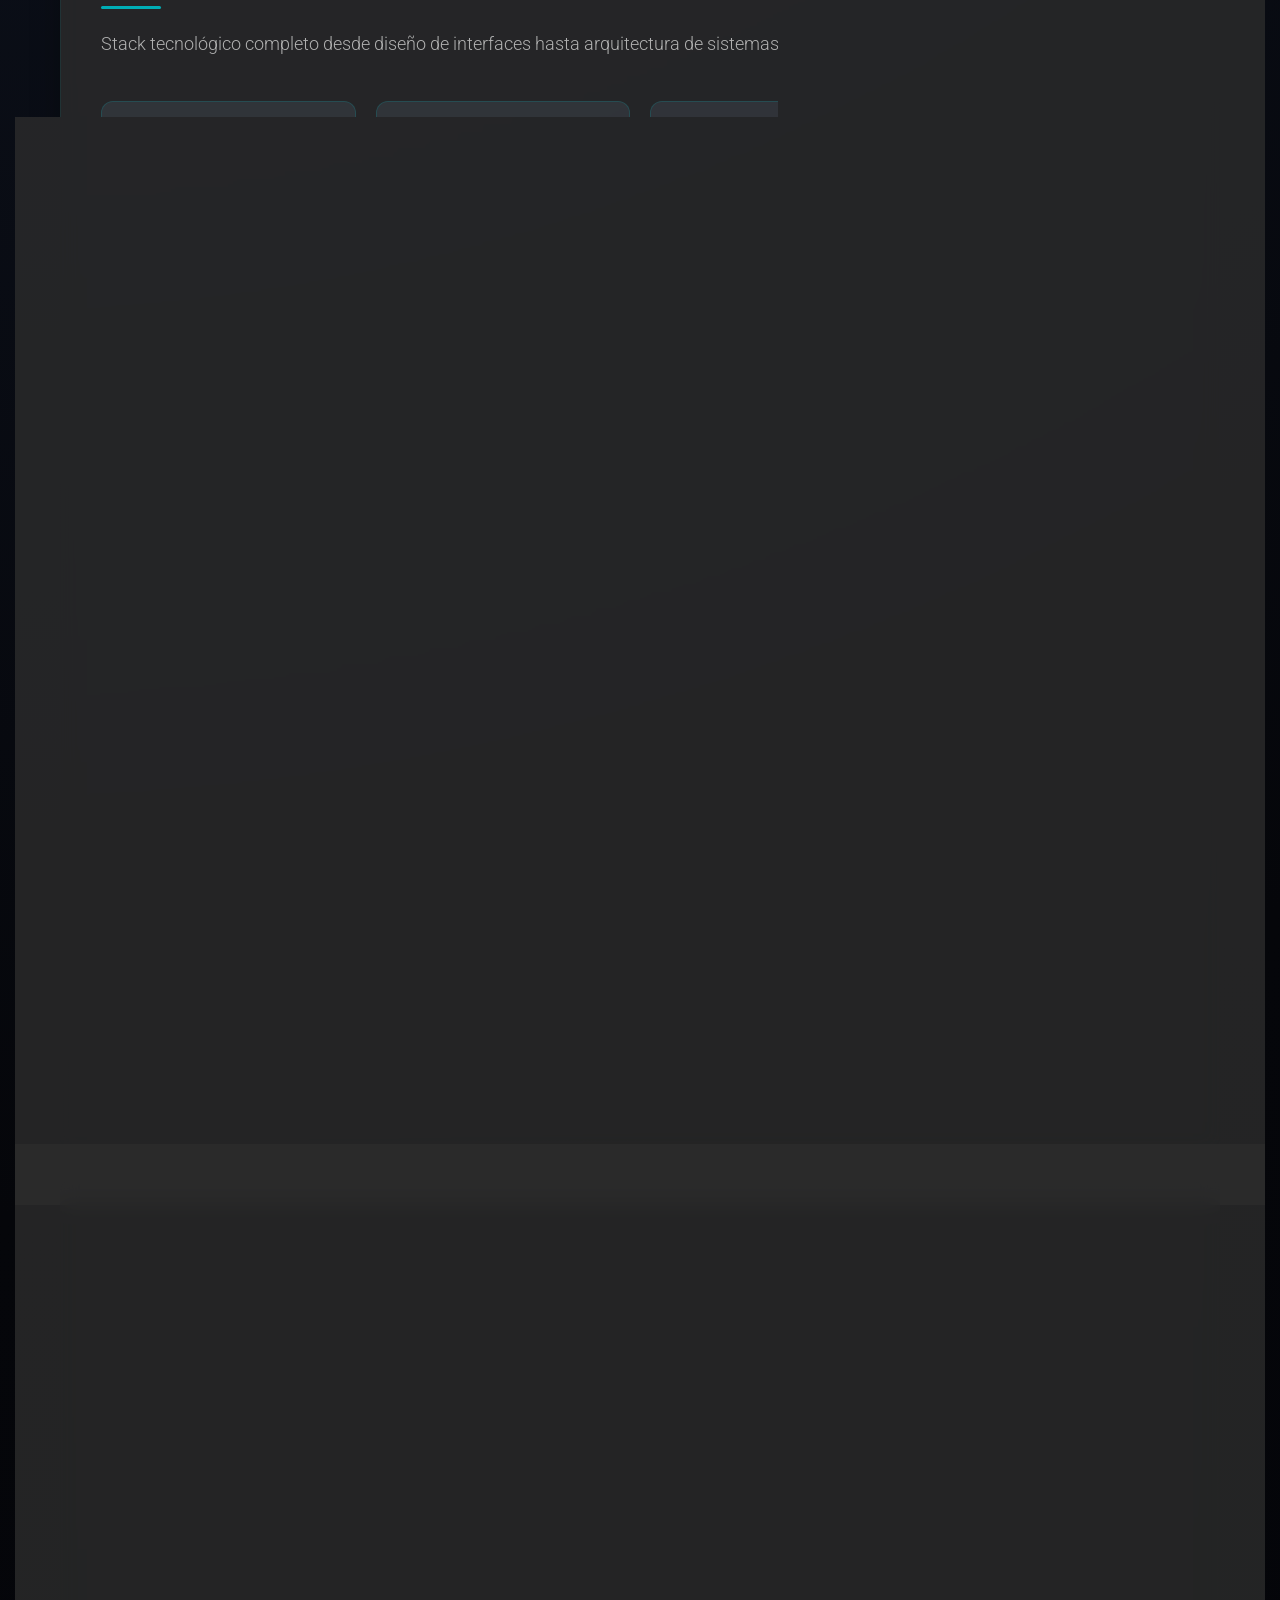
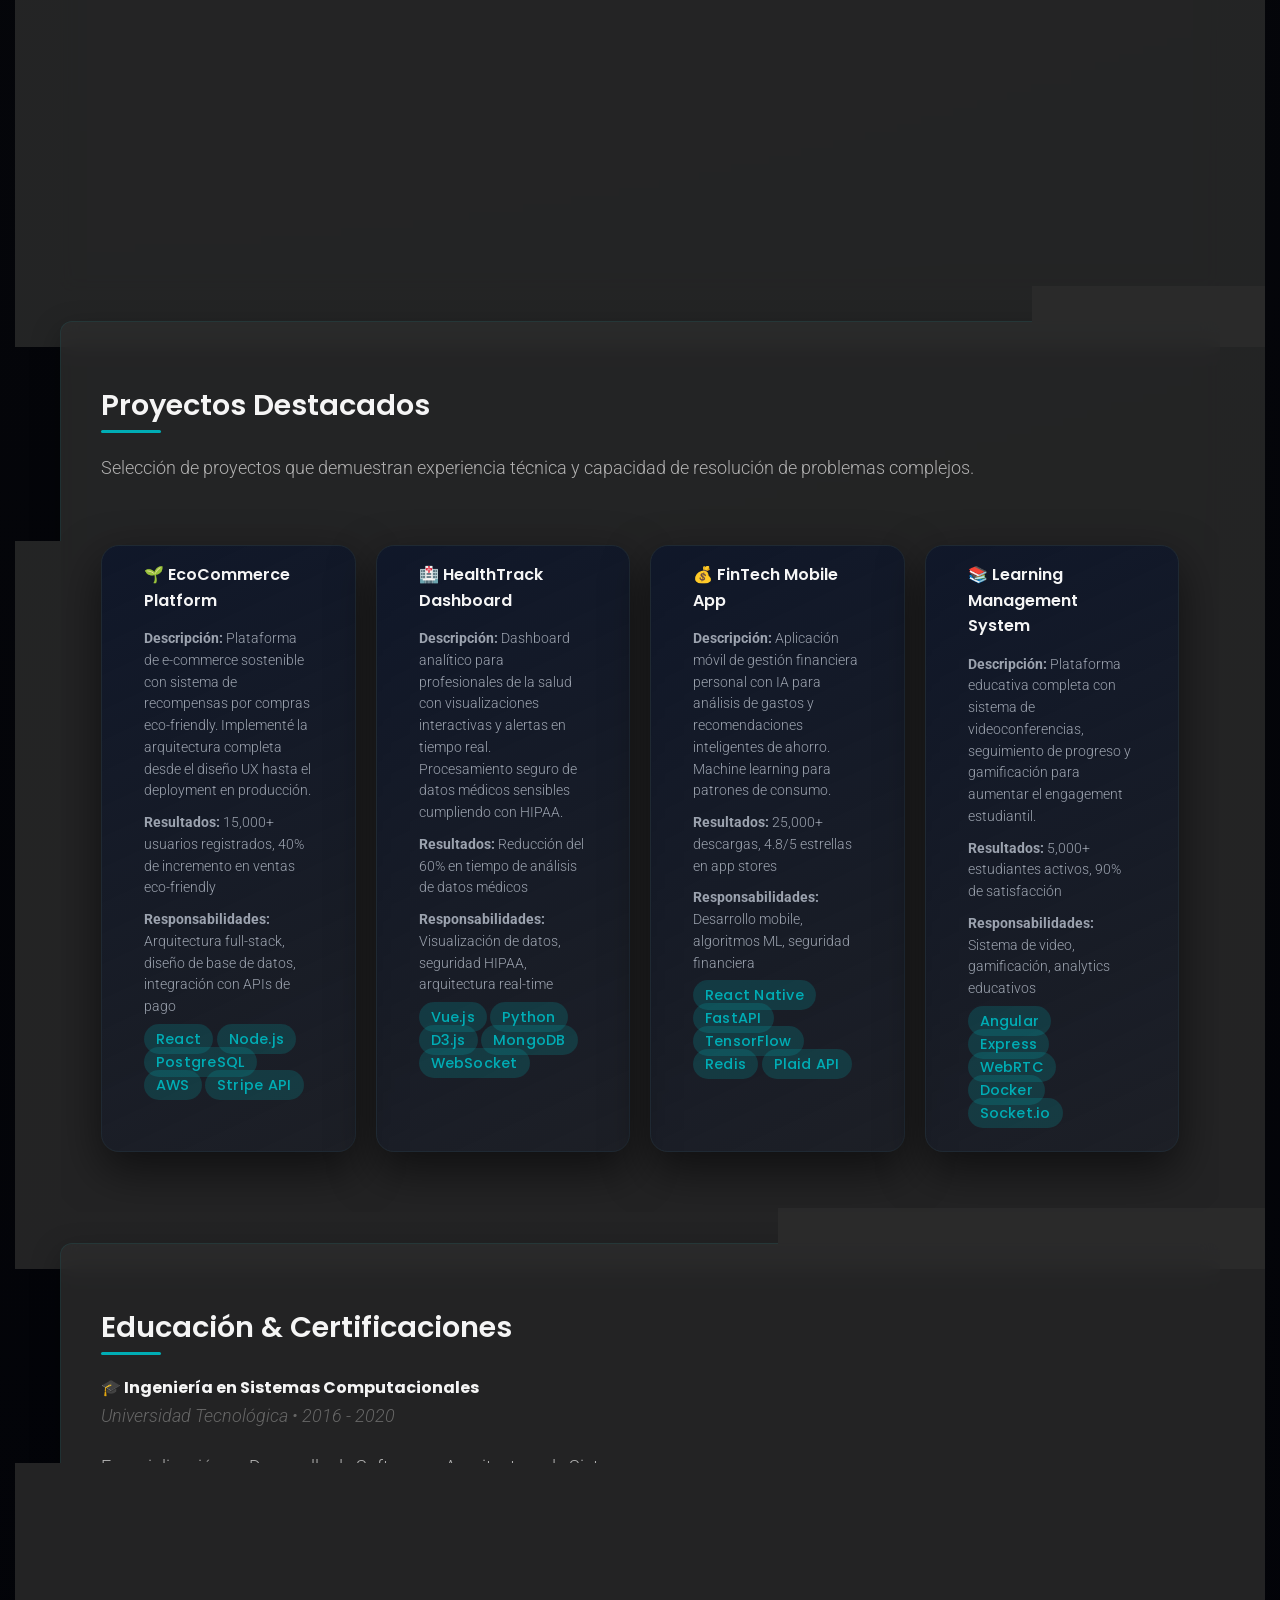
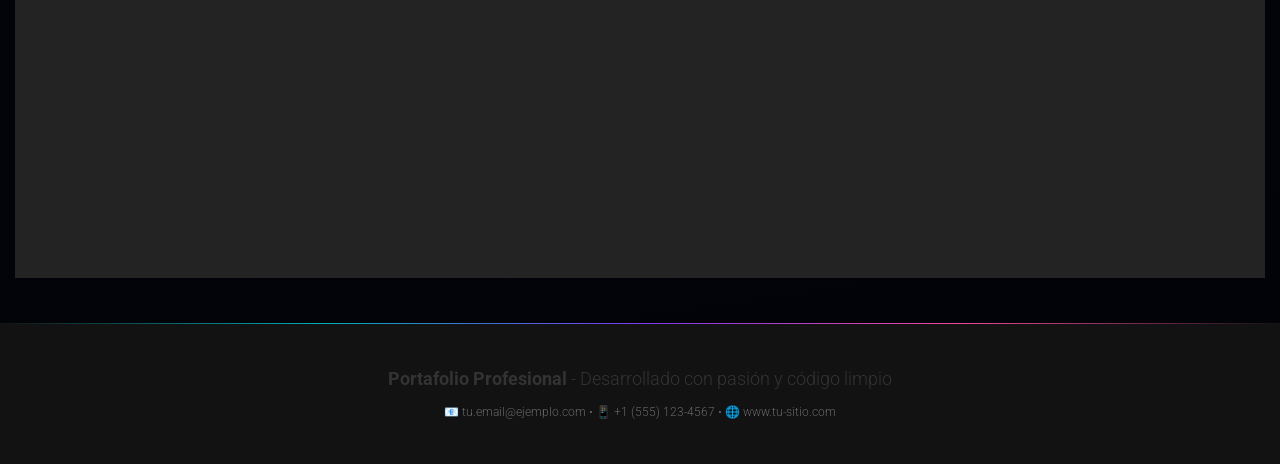
<file: 02-javascript:reto-02-interactividad-cv:/portfolio-pdf.html>
<!DOCTYPE html>
<html lang="es">
<head>
    <meta charset="UTF-8">
    <meta name="viewport" content="width=device-width, initial-scale=1.0">
    <title>Portafolio PDF - Tu Nombre</title>
    
    <!-- Estilos principales -->
    <link rel="stylesheet" href="style.css">
    <!-- Estilos específicos para PDF -->
    <link rel="stylesheet" href="print-styles.css">
    
    <meta name="description" content="Portafolio profesional - Desarrollador Full Stack">
</head>
<body class="pdf-version">
    
    <!-- Botón para generar PDF (se oculta al imprimir) -->
    <div class="no-print" style="position: fixed; top: 20px; right: 20px; z-index: 9999;">
        <button onclick="generatePDF()" style="
            background: #00ADB5; 
            color: white; 
            padding: 12px 20px; 
            border: none; 
            border-radius: 5px; 
            cursor: pointer; 
            font-weight: 600;
            box-shadow: 0 5px 15px rgba(0,0,0,0.3);
        ">📄 Generar PDF</button>
    </div>

    <main class="container">
        <!-- Hero Section -->
        <section id="inicio" class="hero">
            <h1>TU NOMBRE COMPLETO AQUÍ</h1>
            <h2>Arquitecto de Experiencias Digitales & <span class="highlight">Desarrollador Líder</span></h2>
            <p>
                Construyendo el futuro de la web con <span class="highlight">diseño inteligente</span> y código impecable.
                Transformo ideas complejas en soluciones digitales elegantes y funcionales.
            </p>
            
            <!-- Información de contacto destacada para PDF -->
            <div class="contact-info-pdf">
                <h3>Información de Contacto</h3>
                <p><strong>Email:</strong> tu.email@ejemplo.com</p>
                <p><strong>Teléfono:</strong> +1 (555) 123-4567</p>
                <p><strong>LinkedIn:</strong> linkedin.com/in/tu-perfil</p>
                <p><strong>GitHub:</strong> github.com/tu-usuario</p>
                <p><strong>Portfolio:</strong> www.tu-sitio.com</p>
            </div>
        </section>

        <!-- Sobre Mí -->
        <section id="sobre-mi" class="section avoid-break">
            <h3>Resumen Profesional</h3>
            <p>
                Mi pasión radica en la creación de productos digitales que no solo cumplen con los requisitos técnicos, sino que superan las expectativas del usuario a través de un diseño cuidadoso y una implementación robusta. Me especializo en llevar proyectos desde la <span class="highlight">conceptualización UX</span> hasta la <span class="highlight">implementación frontend/backend</span>, asegurando coherencia y calidad en cada etapa.
            </p>
            <p>
                Con más de <span class="highlight">5 años de experiencia</span> en el desarrollo web, he trabajado con startups innovadoras y empresas establecidas, creando soluciones que impactan positivamente en la vida de miles de usuarios. Mi enfoque combina las mejores prácticas técnicas con una comprensión profunda de las necesidades del negocio.
            </p>
            <p>
                Creo firmemente en el <span class="highlight">aprendizaje continuo</span> y la importancia de mantenerse actualizado con las últimas tendencias tecnológicas. Cuando no estoy programando, disfruto contribuyendo a proyectos de código abierto y mentoreando a nuevos desarrolladores.
            </p>
        </section>

        <!-- Habilidades -->
        <section id="habilidades" class="section page-break avoid-break">
            <h3>Competencias Técnicas</h3>
            <p>Stack tecnológico completo desde diseño de interfaces hasta arquitectura de sistemas complejos.</p>
            
            <div class="skills-grid">
                <div class="skill-card">
                    <div class="skill-icon">🚀</div>
                    <h4>Frontend Development</h4>
                    <p><strong>Tecnologías:</strong> React, Vue.js, Angular, TypeScript, HTML5, CSS3, Sass, Tailwind CSS</p>
                    <p><strong>Experiencia:</strong> 5+ años desarrollando interfaces responsivas y optimizadas</p>
                </div>
                
                <div class="skill-card">
                    <div class="skill-icon">⚙️</div>
                    <h4>Backend Development</h4>
                    <p><strong>Tecnologías:</strong> Node.js, Python, Express, FastAPI, PostgreSQL, MongoDB, Redis</p>
                    <p><strong>Experiencia:</strong> APIs RESTful, GraphQL, microservicios y arquitectura escalable</p>
                </div>
                
                <div class="skill-card">
                    <div class="skill-icon">☁️</div>
                    <h4>DevOps & Cloud</h4>
                    <p><strong>Tecnologías:</strong> AWS, Docker, Kubernetes, CI/CD, GitHub Actions, Terraform</p>
                    <p><strong>Experiencia:</strong> Deployment automatizado y gestión de infraestructura</p>
                </div>
                
                <div class="skill-card">
                    <div class="skill-icon">🎨</div>
                    <h4>Diseño UX/UI</h4>
                    <p><strong>Tecnologías:</strong> Figma, Adobe XD, Sketch, Prototyping, User Research</p>
                    <p><strong>Experiencia:</strong> Diseño centrado en el usuario y sistemas de design</p>
                </div>
                
                <div class="skill-card">
                    <div class="skill-icon">📱</div>
                    <h4>Mobile Development</h4>
                    <p><strong>Tecnologías:</strong> React Native, Flutter, Progressive Web Apps</p>
                    <p><strong>Experiencia:</strong> Aplicaciones nativas y multiplataforma</p>
                </div>
                
                <div class="skill-card">
                    <div class="skill-icon">🔧</div>
                    <h4>Herramientas & Testing</h4>
                    <p><strong>Tecnologías:</strong> Git, Webpack, Vite, Jest, Cypress, Storybook</p>
                    <p><strong>Experiencia:</strong> Desarrollo con TDD y automatización de pruebas</p>
                </div>
            </div>
        </section>

        <!-- Experiencia Profesional -->
        <section class="section page-break avoid-break">
            <h3>Experiencia Profesional</h3>
            
            <div class="experience-item">
                <h4>Senior Full Stack Developer - TechCorp Inc.</h4>
                <p style="color: #666; font-style: italic; margin-bottom: 10pt;">Enero 2022 - Presente (3 años)</p>
                <ul style="margin-left: 20pt; color: #555;">
                    <li>Lidero el desarrollo de aplicaciones web de alta escala sirviendo a 50,000+ usuarios</li>
                    <li>Mentoreo a equipo de 6 desarrolladores junior y defino arquitectura técnica</li>
                    <li>Implementé mejoras que redujeron el tiempo de carga en un 40% y aumentaron la conversión en 25%</li>
                    <li>Tecnologías principales: React, Node.js, PostgreSQL, AWS, Docker</li>
                </ul>
            </div>
            
            <div class="experience-item">
                <h4>Full Stack Developer - StartupXYZ</h4>
                <p style="color: #666; font-style: italic; margin-bottom: 10pt;">Marzo 2020 - Diciembre 2021 (2 años)</p>
                <ul style="margin-left: 20pt; color: #555;">
                    <li>Desarrollé desde cero la plataforma principal de la startup</li>
                    <li>Escalé la aplicación desde MVP hasta producto que sirvió a 10,000+ usuarios activos</li>
                    <li>Colaboré estrechamente con equipos de diseño y producto en metodologías ágiles</li>
                    <li>Tecnologías principales: Vue.js, Python, FastAPI, MongoDB, Redis</li>
                </ul>
            </div>
            
            <div class="experience-item">
                <h4>Frontend Developer - DigitalAgency</h4>
                <p style="color: #666; font-style: italic; margin-bottom: 10pt;">Junio 2019 - Febrero 2020 (9 meses)</p>
                <ul style="margin-left: 20pt; color: #555;">
                    <li>Creé interfaces responsivas para clientes del sector financiero y retail</li>
                    <li>Especialización en optimización de performance web y accesibilidad WCAG 2.1</li>
                    <li>Desarrollé 15+ sitios web con React y TypeScript</li>
                    <li>Tecnologías principales: React, TypeScript, Sass, Webpack</li>
                </ul>
            </div>
        </section>

        <!-- Proyectos Destacados -->
        <section id="proyectos" class="section page-break avoid-break">
            <h3>Proyectos Destacados</h3>
            <p>Selección de proyectos que demuestran experiencia técnica y capacidad de resolución de problemas complejos.</p>
            
            <div class="projects-grid">
                <div class="project-card">
                    <div class="project-content">
                        <h4>🌱 EcoCommerce Platform</h4>
                        <p><strong>Descripción:</strong> Plataforma de e-commerce sostenible con sistema de recompensas por compras eco-friendly. Implementé la arquitectura completa desde el diseño UX hasta el deployment en producción.</p>
                        <p><strong>Resultados:</strong> 15,000+ usuarios registrados, 40% de incremento en ventas eco-friendly</p>
                        <p><strong>Responsabilidades:</strong> Arquitectura full-stack, diseño de base de datos, integración con APIs de pago</p>
                        <div class="project-tech">
                            <span class="tech-tag">React</span>
                            <span class="tech-tag">Node.js</span>
                            <span class="tech-tag">PostgreSQL</span>
                            <span class="tech-tag">AWS</span>
                            <span class="tech-tag">Stripe API</span>
                        </div>
                    </div>
                </div>
                
                <div class="project-card">
                    <div class="project-content">
                        <h4>🏥 HealthTrack Dashboard</h4>
                        <p><strong>Descripción:</strong> Dashboard analítico para profesionales de la salud con visualizaciones interactivas y alertas en tiempo real. Procesamiento seguro de datos médicos sensibles cumpliendo con HIPAA.</p>
                        <p><strong>Resultados:</strong> Reducción del 60% en tiempo de análisis de datos médicos</p>
                        <p><strong>Responsabilidades:</strong> Visualización de datos, seguridad HIPAA, arquitectura real-time</p>
                        <div class="project-tech">
                            <span class="tech-tag">Vue.js</span>
                            <span class="tech-tag">Python</span>
                            <span class="tech-tag">D3.js</span>
                            <span class="tech-tag">MongoDB</span>
                            <span class="tech-tag">WebSocket</span>
                        </div>
                    </div>
                </div>
                
                <div class="project-card">
                    <div class="project-content">
                        <h4>💰 FinTech Mobile App</h4>
                        <p><strong>Descripción:</strong> Aplicación móvil de gestión financiera personal con IA para análisis de gastos y recomendaciones inteligentes de ahorro. Machine learning para patrones de consumo.</p>
                        <p><strong>Resultados:</strong> 25,000+ descargas, 4.8/5 estrellas en app stores</p>
                        <p><strong>Responsabilidades:</strong> Desarrollo mobile, algoritmos ML, seguridad financiera</p>
                        <div class="project-tech">
                            <span class="tech-tag">React Native</span>
                            <span class="tech-tag">FastAPI</span>
                            <span class="tech-tag">TensorFlow</span>
                            <span class="tech-tag">Redis</span>
                            <span class="tech-tag">Plaid API</span>
                        </div>
                    </div>
                </div>
                
                <div class="project-card">
                    <div class="project-content">
                        <h4>📚 Learning Management System</h4>
                        <p><strong>Descripción:</strong> Plataforma educativa completa con sistema de videoconferencias, seguimiento de progreso y gamificación para aumentar el engagement estudiantil.</p>
                        <p><strong>Resultados:</strong> 5,000+ estudiantes activos, 90% de satisfacción</p>
                        <p><strong>Responsabilidades:</strong> Sistema de video, gamificación, analytics educativos</p>
                        <div class="project-tech">
                            <span class="tech-tag">Angular</span>
                            <span class="tech-tag">Express</span>
                            <span class="tech-tag">WebRTC</span>
                            <span class="tech-tag">Docker</span>
                            <span class="tech-tag">Socket.io</span>
                        </div>
                    </div>
                </div>
            </div>
        </section>

        <!-- Educación y Certificaciones -->
        <section class="section avoid-break">
            <h3>Educación & Certificaciones</h3>
            
            <div class="experience-item">
                <h4>🎓 Ingeniería en Sistemas Computacionales</h4>
                <p style="color: #666; font-style: italic;">Universidad Tecnológica • 2016 - 2020</p>
                <p>Especialización en Desarrollo de Software y Arquitectura de Sistemas</p>
            </div>
            
            <div class="experience-item">
                <h4>☁️ AWS Solutions Architect Associate</h4>
                <p style="color: #666; font-style: italic;">Amazon Web Services • 2023</p>
                <p>Certificación en diseño de arquitecturas escalables y seguras en AWS</p>
            </div>
            
            <div class="experience-item">
                <h4>🚀 Google Cloud Professional Developer</h4>
                <p style="color: #666; font-style: italic;">Google Cloud Platform • 2022</p>
                <p>Certificación en desarrollo de aplicaciones nativas en la nube</p>
            </div>
        </section>
    </main>

    <!-- Footer -->
    <footer class="footer">
        <p style="margin: 0; color: #333;"><strong>Portafolio Profesional</strong> - Desarrollado con pasión y código limpio</p>
        <p style="margin: 5pt 0 0 0; font-size: 9pt; color: #666;">
            📧 tu.email@ejemplo.com • 📱 +1 (555) 123-4567 • 🌐 www.tu-sitio.com
        </p>
    </footer>

    <script>
        function generatePDF() {
            // Configurar título para el PDF
            document.title = 'Portafolio_TuNombre_' + new Date().getFullYear();
            
            // Abrir diálogo de impresión
            window.print();
        }

        // Auto-generar PDF si se accede con parámetro ?pdf=true
        if (window.location.search.includes('pdf=true')) {
            setTimeout(generatePDF, 1000);
        }
    </script>
</body>
</html>
</file>
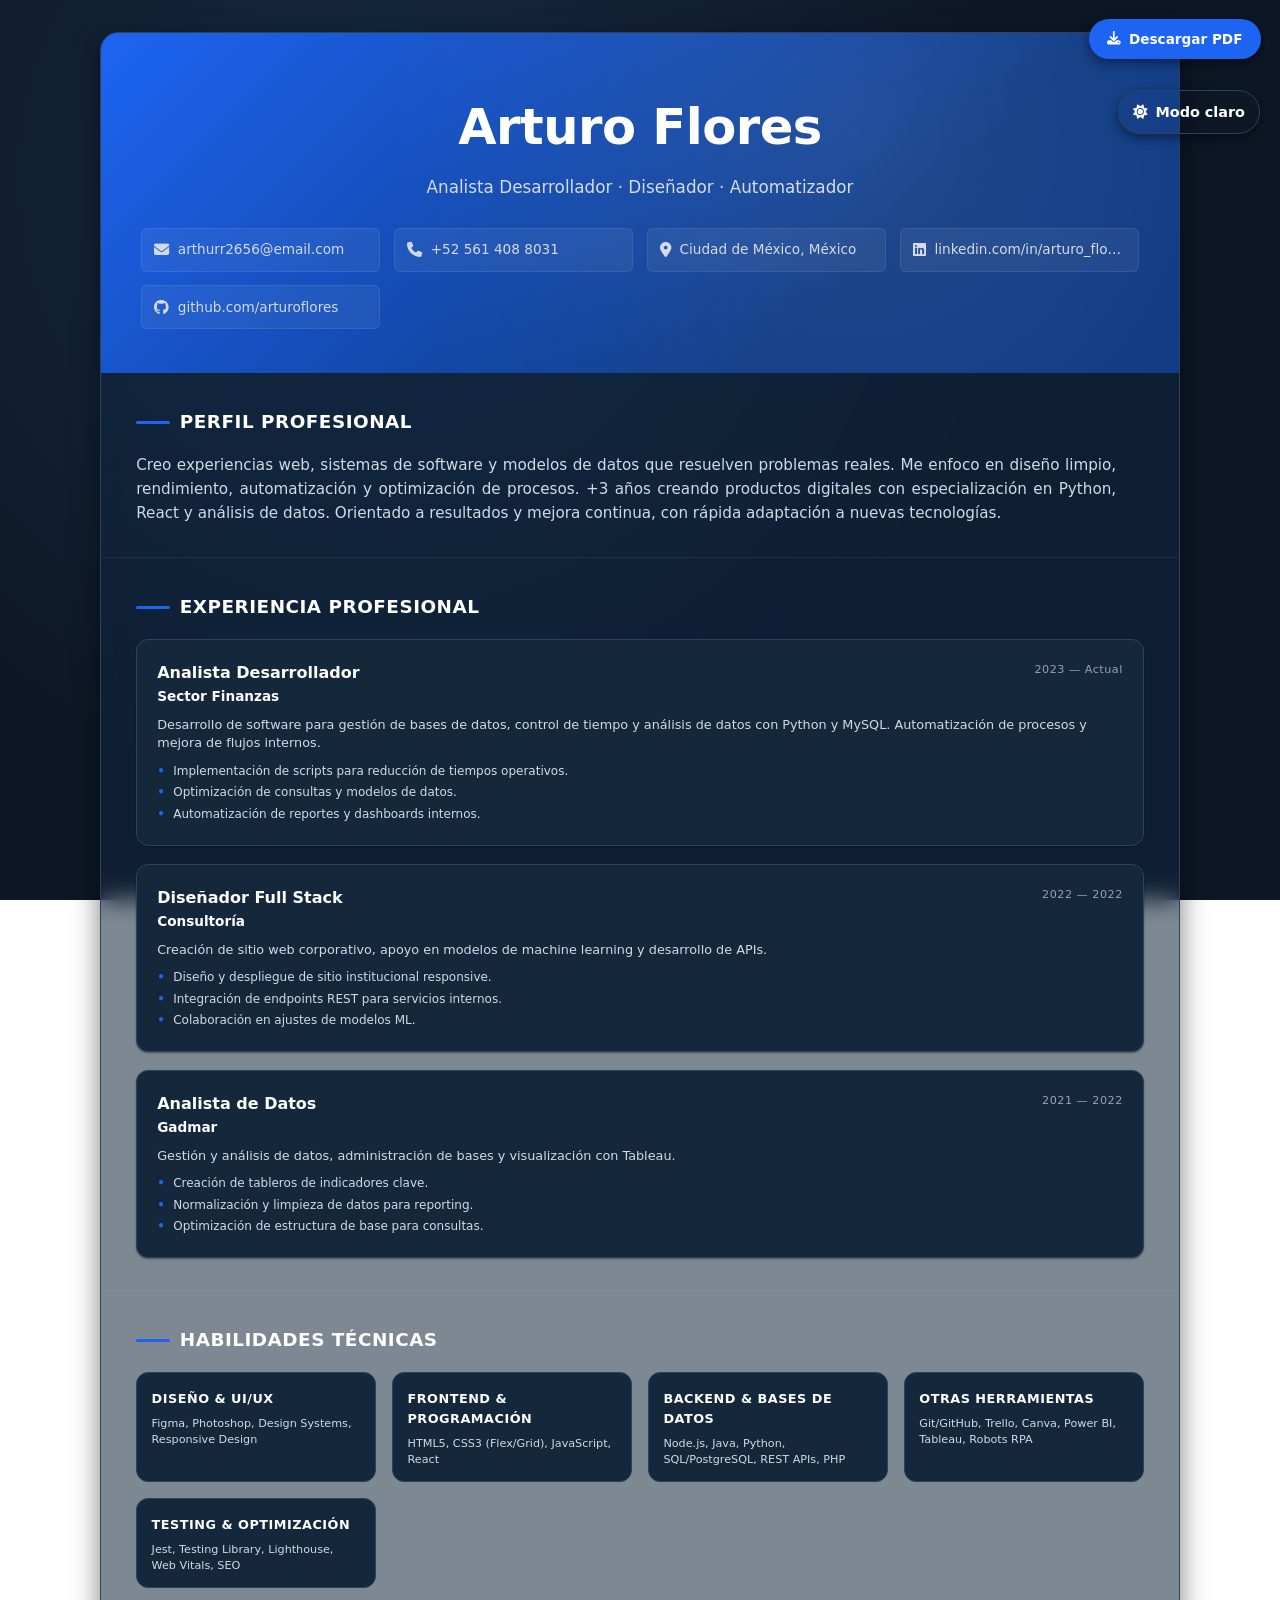
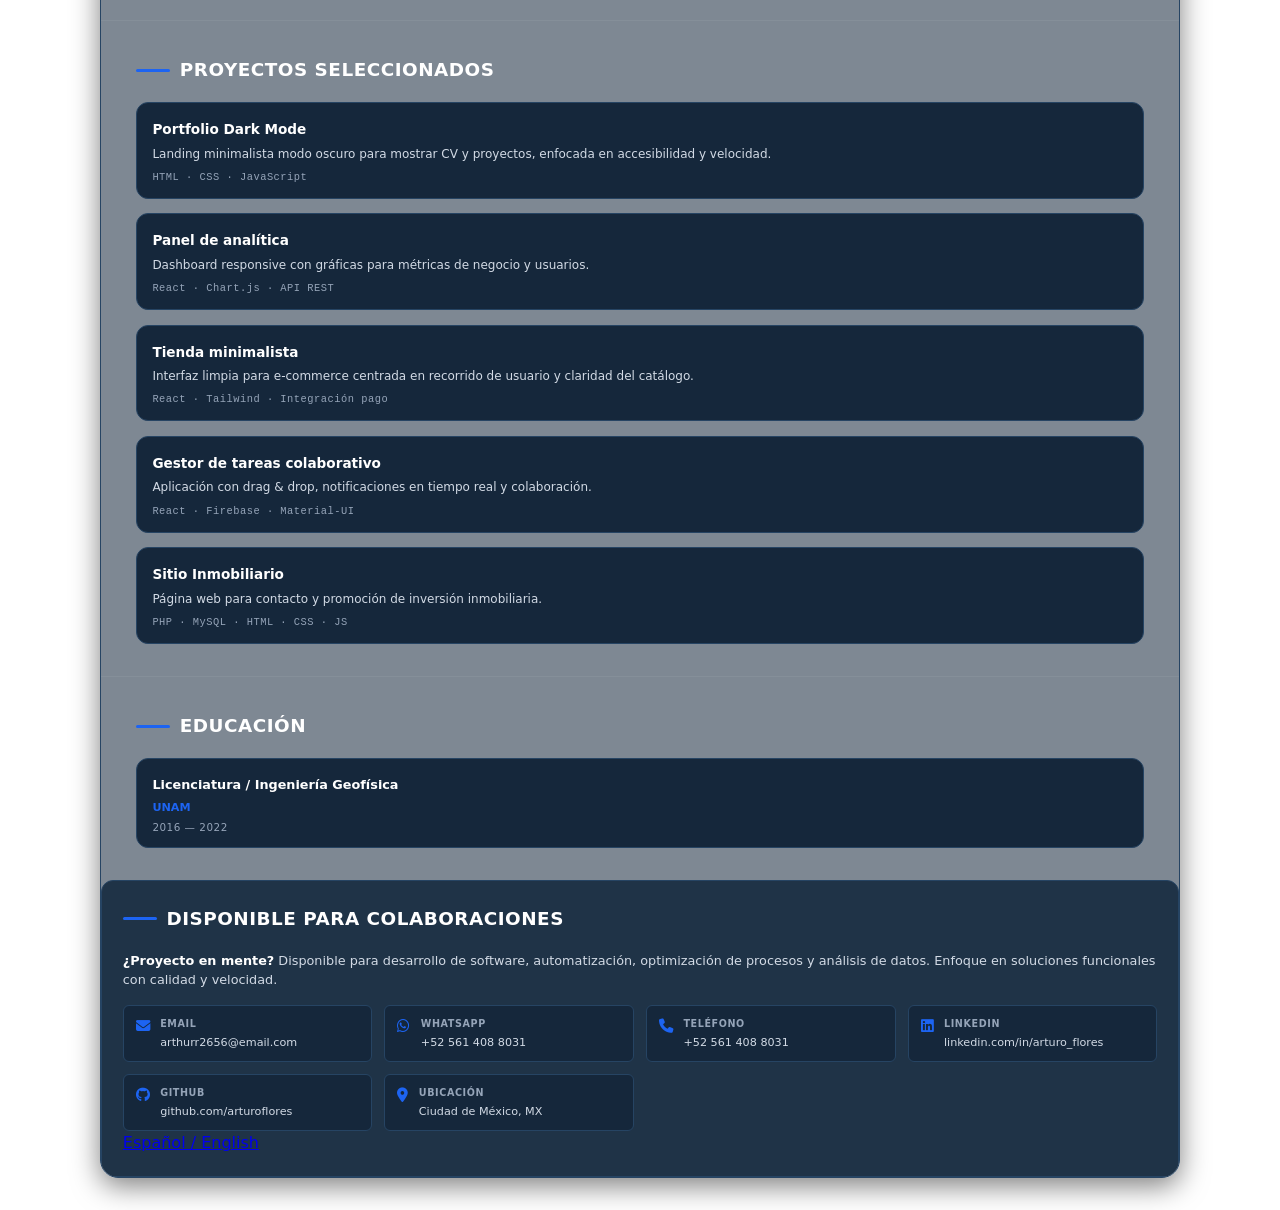
<file: 01-html-css/reto-01-cv-personal/cv.html>
<!DOCTYPE html>
<html lang="es">
<head>
    <meta charset="UTF-8">
    <meta name="viewport" content="width=device-width, initial-scale=1.0">
    <title>CV - Arturo Flores</title>
    
    <!-- Font Awesome para iconos -->
    <link rel="stylesheet" href="https://cdnjs.cloudflare.com/ajax/libs/font-awesome/6.4.0/css/all.min.css">
    <link rel="stylesheet" href="cv_style.css">
    
</head>
<body>
    <!-- Botón de descarga -->
    <button class="download-btn" onclick="window.print()">
        <i class="fas fa-download"></i>
        <span>Descargar PDF</span>
    </button>

    <!-- Toggle de tema (CSS only) -->
    <input type="checkbox" id="light-toggle" class="theme-toggle" aria-label="Cambiar a fondo blanco" />
    <label for="light-toggle" class="theme-toggle-btn" title="Cambiar tema">
        <i class="fas fa-sun"></i>
        <span>Modo claro</span>
    </label>
    
    <!-- Navegación rápida -->
    
    
    <div class="cv-container">
        <!-- Header -->
        <header class="cv-header">
            <h1>Arturo Flores</h1>
            <div class="title">Analista Desarrollador · Diseñador · Automatizador</div>
            <div class="contact-info">
                <div class="contact-item">
                    <i class="fas fa-envelope"></i>
                    <a href="mailto:arthurr2656@email.com">arthurr2656@email.com</a>
                </div>
                <div class="contact-item">
                    <i class="fas fa-phone"></i>
                    <a href="tel:+525614088031">+52 561 408 8031</a>
                </div>
                <div class="contact-item">
                    <i class="fas fa-map-marker-alt"></i>
                    <span>Ciudad de México, México</span>
                </div>
                <div class="contact-item">
                    <i class="fab fa-linkedin"></i>
                    <a href="https://linkedin.com/in/arturo_flores" target="_blank">linkedin.com/in/arturo_flores</a>
                </div>
                <div class="contact-item">
                    <i class="fab fa-github"></i>
                    <a href="https://github.com/arturoflores" target="_blank">github.com/arturoflores</a>
                </div>
            </div>
        </header>
        
        <!-- Perfil Profesional -->
        <section class="cv-section">
            <h3 class="section-title">Perfil Profesional</h3>
            <p class="profile-text">Creo experiencias web, sistemas de software y modelos de datos que resuelven problemas reales. Me enfoco en diseño limpio, rendimiento, automatización y optimización de procesos. +3 años creando productos digitales con especialización en Python, React y análisis de datos. Orientado a resultados y mejora continua, con rápida adaptación a nuevas tecnologías.</p>
        </section>
        
        <!-- Experiencia Profesional -->
        <section class="cv-section" id="experiencia">
            <h3 class="section-title">Experiencia Profesional</h3>
            
            <div class="experience-item">
                <div class="job-header">
                    <div>
                        <div class="job-title">Analista Desarrollador</div>
                        <div class="job-company">Sector Finanzas</div>
                    </div>
                    <div class="job-period">2023 — Actual</div>
                </div>
                <div class="job-description">Desarrollo de software para gestión de bases de datos, control de tiempo y análisis de datos con Python y MySQL. Automatización de procesos y mejora de flujos internos.</div>
                <ul class="job-achievements">
                    <li>Implementación de scripts para reducción de tiempos operativos.</li>
                    <li>Optimización de consultas y modelos de datos.</li>
                    <li>Automatización de reportes y dashboards internos.</li>
                </ul>
            </div>
            
            <div class="experience-item">
                <div class="job-header">
                    <div>
                        <div class="job-title">Diseñador Full Stack</div>
                        <div class="job-company">Consultoría</div>
                    </div>
                    <div class="job-period">2022 — 2022</div>
                </div>
                <div class="job-description">Creación de sitio web corporativo, apoyo en modelos de machine learning y desarrollo de APIs.</div>
                <ul class="job-achievements">
                    <li>Diseño y despliegue de sitio institucional responsive.</li>
                    <li>Integración de endpoints REST para servicios internos.</li>
                    <li>Colaboración en ajustes de modelos ML.</li>
                </ul>
            </div>
            
            <div class="experience-item">
                <div class="job-header">
                    <div>
                        <div class="job-title">Analista de Datos</div>
                        <div class="job-company">Gadmar</div>
                    </div>
                    <div class="job-period">2021 — 2022</div>
                </div>
                <div class="job-description">Gestión y análisis de datos, administración de bases y visualización con Tableau.</div>
                <ul class="job-achievements">
                    <li>Creación de tableros de indicadores clave.</li>
                    <li>Normalización y limpieza de datos para reporting.</li>
                    <li>Optimización de estructura de base para consultas.</li>
                </ul>
            </div>
        </section>
        
        <!-- Habilidades Técnicas -->
        <section class="cv-section">
            <h3 class="section-title">Habilidades Técnicas</h3>
            <div class="skills-grid">
                <div class="skill-category">
                    <h4>Diseño & UI/UX</h4>
                    <div class="skill-list">Figma, Photoshop, Design Systems, Responsive Design</div>
                </div>
                <div class="skill-category">
                    <h4>Frontend & Programación</h4>
                    <div class="skill-list">HTML5, CSS3 (Flex/Grid), JavaScript, React</div>
                </div>
                <div class="skill-category">
                    <h4>Backend & Bases de Datos</h4>
                    <div class="skill-list">Node.js, Java, Python, SQL/PostgreSQL, REST APIs, PHP</div>
                </div>
                <div class="skill-category">
                    <h4>Otras herramientas</h4>
                    <div class="skill-list">Git/GitHub, Trello, Canva, Power BI, Tableau, Robots RPA</div>
                </div>
                <div class="skill-category">
                    <h4>Testing & Optimización</h4>
                    <div class="skill-list">Jest, Testing Library, Lighthouse, Web Vitals, SEO</div>
                </div>
            </div>
        </section>
        
        <!-- Proyectos Destacados -->
        <section class="cv-section">
            <h3 class="section-title">Proyectos Seleccionados</h3>
            
            <div class="project-item">
                <div class="project-name">Portfolio Dark Mode</div>
                <div class="project-description">Landing minimalista modo oscuro para mostrar CV y proyectos, enfocada en accesibilidad y velocidad.</div>
                <div class="project-tech">HTML · CSS · JavaScript</div>
            </div>
            
            <div class="project-item">
                <div class="project-name">Panel de analítica</div>
                <div class="project-description">Dashboard responsive con gráficas para métricas de negocio y usuarios.</div>
                <div class="project-tech">React · Chart.js · API REST</div>
            </div>
            
            <div class="project-item">
                <div class="project-name">Tienda minimalista</div>
                <div class="project-description">Interfaz limpia para e-commerce centrada en recorrido de usuario y claridad del catálogo.</div>
                <div class="project-tech">React · Tailwind · Integración pago</div>
            </div>
            
            <div class="project-item">
                <div class="project-name">Gestor de tareas colaborativo</div>
                <div class="project-description">Aplicación con drag & drop, notificaciones en tiempo real y colaboración.</div>
                <div class="project-tech">React · Firebase · Material-UI</div>
            </div>
            
            <div class="project-item">
                <div class="project-name">Sitio Inmobiliario</div>
                <div class="project-description">Página web para contacto y promoción de inversión inmobiliaria.</div>
                <div class="project-tech">PHP · MySQL · HTML · CSS · JS</div>
            </div>
        </section>
        
        <!-- Educación -->
        <section class="cv-section">
            <h3 class="section-title">Educación</h3>
            
            <div class="education-item">
                <div class="degree">Licenciatura / Ingeniería Geofísica</div>
                <div class="institution">UNAM</div>
                <div class="period">2016 — 2022</div>
            </div>
        </section>
        
        <!-- Contacto / Disponibilidad -->
        <section class="contact-section" id="contacto">
            <h3 class="section-title">Disponible para Colaboraciones</h3>
            <div class="contact-intro"><strong>¿Proyecto en mente?</strong> Disponible para desarrollo de software, automatización, optimización de procesos y análisis de datos. Enfoque en soluciones funcionales con calidad y velocidad.</div>
            
            <div class="contact-methods">
                <a href="mailto:arthurr2656@email.com" class="contact-method">
                    <i class="fas fa-envelope"></i>
                    <div class="contact-details">
                        <div class="contact-label">Email</div>
                        <div class="contact-value">arthurr2656@email.com</div>
                    </div>
                </a>
                
                <a href="https://wa.me/525614088031" target="_blank" class="contact-method">
                    <i class="fab fa-whatsapp"></i>
                    <div class="contact-details">
                        <div class="contact-label">WhatsApp</div>
                        <div class="contact-value">+52 561 408 8031</div>
                    </div>
                </a>
                
                <a href="tel:+525614088031" class="contact-method">
                    <i class="fas fa-phone"></i>
                    <div class="contact-details">
                        <div class="contact-label">Teléfono</div>
                        <div class="contact-value">+52 561 408 8031</div>
                    </div>
                </a>
                
                <a href="https://linkedin.com/in/arturo_flores" target="_blank" class="contact-method">
                    <i class="fab fa-linkedin"></i>
                    <div class="contact-details">
                        <div class="contact-label">LinkedIn</div>
                        <div class="contact-value">linkedin.com/in/arturo_flores</div>
                    </div>
                </a>
                
                <a href="https://github.com/arturoflores" target="_blank" class="contact-method">
                    <i class="fab fa-github"></i>
                    <div class="contact-details">
                        <div class="contact-label">GitHub</div>
                        <div class="contact-value">github.com/arturoflores</div>
                    </div>
                </a>
                
                <div class="contact-method">
                    <i class="fas fa-map-marker-alt"></i>
                    <div class="contact-details">
                        <div class="contact-label">Ubicación</div>
                        <div class="contact-value">Ciudad de México, MX</div>
                    </div>
                </div>
            </div>
            <div class="lang-switch">
                <a href="cv_en.html" class="lang-btn" title="Cambiar a English">Español / English</a>
            </div>
        </section>
    </div>
    
</body>
</html>
</file>
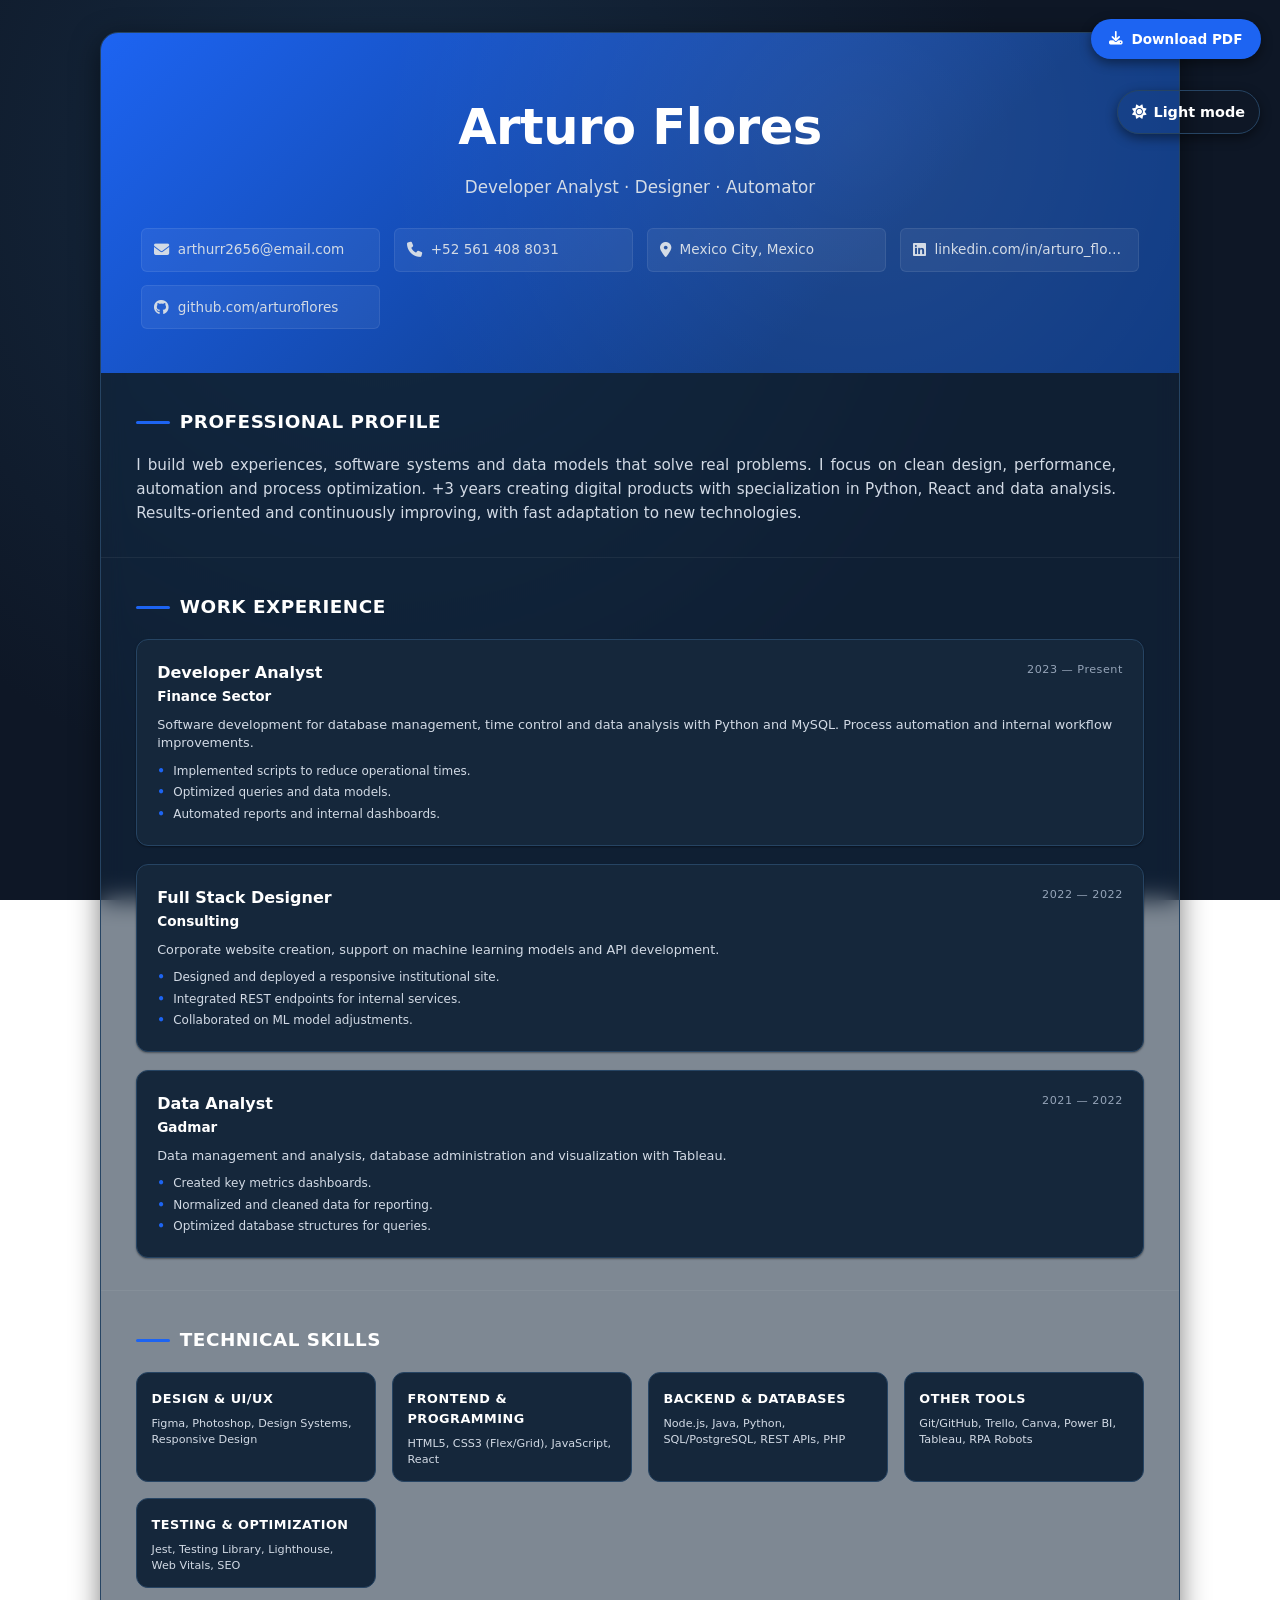
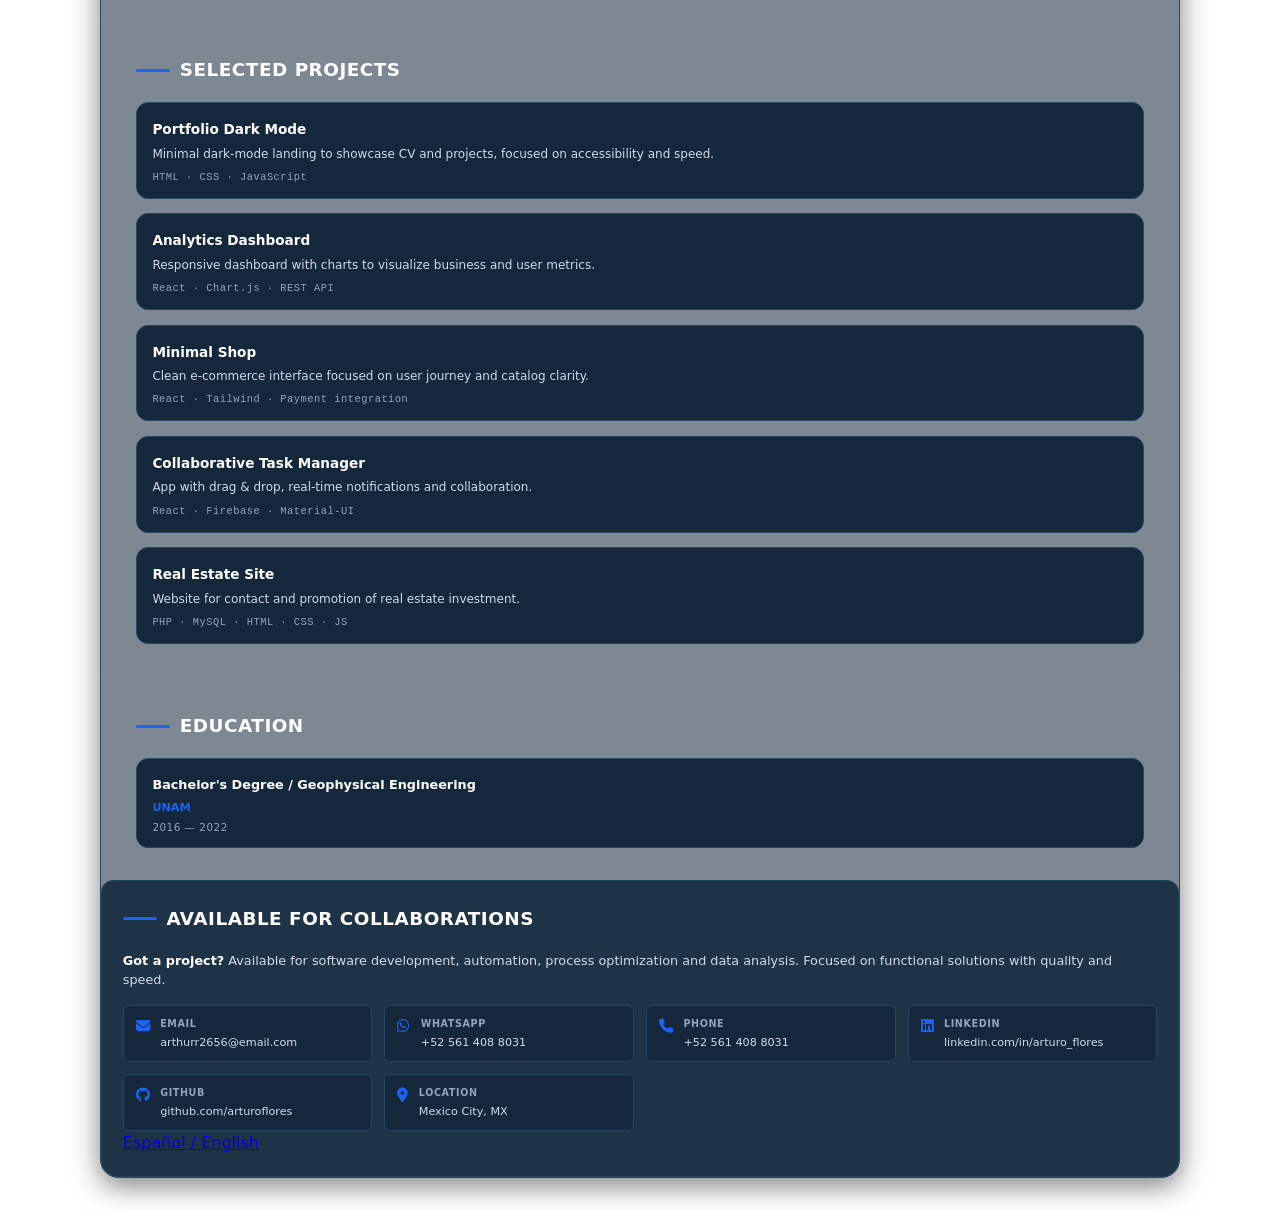
<file: 01-html-css/reto-01-cv-personal/cv_en.html>
<!DOCTYPE html>
<html lang="en">
<head>
    <meta charset="UTF-8">
    <meta name="viewport" content="width=device-width, initial-scale=1.0">
    <title>CV - Arturo Flores</title>
    
    <!-- Font Awesome for icons -->
    <link rel="stylesheet" href="https://cdnjs.cloudflare.com/ajax/libs/font-awesome/6.4.0/css/all.min.css">
    <link rel="stylesheet" href="cv_style.css">
    
</head>
<body>
    <!-- Download button -->
    <button class="download-btn" onclick="window.print()">
        <i class="fas fa-download"></i>
        <span>Download PDF</span>
    </button>

    <!-- Theme toggle (CSS only) -->
    <input type="checkbox" id="light-toggle" class="theme-toggle" aria-label="Switch to light background" />
    <label for="light-toggle" class="theme-toggle-btn" title="Toggle theme">
        <i class="fas fa-sun"></i>
        <span>Light mode</span>
    </label>
    
    <div class="cv-container">
        <!-- Header -->
        <header class="cv-header">
            <h1>Arturo Flores</h1>
            <div class="title">Developer Analyst · Designer · Automator</div>
            <div class="contact-info">
                <div class="contact-item">
                    <i class="fas fa-envelope"></i>
                    <a href="mailto:arthurr2656@email.com">arthurr2656@email.com</a>
                </div>
                <div class="contact-item">
                    <i class="fas fa-phone"></i>
                    <a href="tel:+525614088031">+52 561 408 8031</a>
                </div>
                <div class="contact-item">
                    <i class="fas fa-map-marker-alt"></i>
                    <span>Mexico City, Mexico</span>
                </div>
                <div class="contact-item">
                    <i class="fab fa-linkedin"></i>
                    <a href="https://linkedin.com/in/arturo_flores" target="_blank">linkedin.com/in/arturo_flores</a>
                </div>
                <div class="contact-item">
                    <i class="fab fa-github"></i>
                    <a href="https://github.com/arturoflores" target="_blank">github.com/arturoflores</a>
                </div>
            </div>
        </header>
        
        <!-- Professional Profile -->
        <section class="cv-section">
            <h3 class="section-title">Professional Profile</h3>
            <p class="profile-text">I build web experiences, software systems and data models that solve real problems. I focus on clean design, performance, automation and process optimization. +3 years creating digital products with specialization in Python, React and data analysis. Results-oriented and continuously improving, with fast adaptation to new technologies.</p>
        </section>
        
        <!-- Work Experience -->
        <section class="cv-section" id="experiencia">
            <h3 class="section-title">Work Experience</h3>
            
            <div class="experience-item">
                <div class="job-header">
                    <div>
                        <div class="job-title">Developer Analyst</div>
                        <div class="job-company">Finance Sector</div>
                    </div>
                    <div class="job-period">2023 — Present</div>
                </div>
                <div class="job-description">Software development for database management, time control and data analysis with Python and MySQL. Process automation and internal workflow improvements.</div>
                <ul class="job-achievements">
                    <li>Implemented scripts to reduce operational times.</li>
                    <li>Optimized queries and data models.</li>
                    <li>Automated reports and internal dashboards.</li>
                </ul>
            </div>
            
            <div class="experience-item">
                <div class="job-header">
                    <div>
                        <div class="job-title">Full Stack Designer</div>
                        <div class="job-company">Consulting</div>
                    </div>
                    <div class="job-period">2022 — 2022</div>
                </div>
                <div class="job-description">Corporate website creation, support on machine learning models and API development.</div>
                <ul class="job-achievements">
                    <li>Designed and deployed a responsive institutional site.</li>
                    <li>Integrated REST endpoints for internal services.</li>
                    <li>Collaborated on ML model adjustments.</li>
                </ul>
            </div>
            
            <div class="experience-item">
                <div class="job-header">
                    <div>
                        <div class="job-title">Data Analyst</div>
                        <div class="job-company">Gadmar</div>
                    </div>
                    <div class="job-period">2021 — 2022</div>
                </div>
                <div class="job-description">Data management and analysis, database administration and visualization with Tableau.</div>
                <ul class="job-achievements">
                    <li>Created key metrics dashboards.</li>
                    <li>Normalized and cleaned data for reporting.</li>
                    <li>Optimized database structures for queries.</li>
                </ul>
            </div>
        </section>
        
        <!-- Technical Skills -->
        <section class="cv-section">
            <h3 class="section-title">Technical Skills</h3>
            <div class="skills-grid">
                <div class="skill-category">
                    <h4>Design & UI/UX</h4>
                    <div class="skill-list">Figma, Photoshop, Design Systems, Responsive Design</div>
                </div>
                <div class="skill-category">
                    <h4>Frontend & Programming</h4>
                    <div class="skill-list">HTML5, CSS3 (Flex/Grid), JavaScript, React</div>
                </div>
                <div class="skill-category">
                    <h4>Backend & Databases</h4>
                    <div class="skill-list">Node.js, Java, Python, SQL/PostgreSQL, REST APIs, PHP</div>
                </div>
                <div class="skill-category">
                    <h4>Other tools</h4>
                    <div class="skill-list">Git/GitHub, Trello, Canva, Power BI, Tableau, RPA Robots</div>
                </div>
                <div class="skill-category">
                    <h4>Testing & Optimization</h4>
                    <div class="skill-list">Jest, Testing Library, Lighthouse, Web Vitals, SEO</div>
                </div>
            </div>
        </section>
        
        <!-- Selected Projects -->
        <section class="cv-section">
            <h3 class="section-title">Selected Projects</h3>
            
            <div class="project-item">
                <div class="project-name">Portfolio Dark Mode</div>
                <div class="project-description">Minimal dark-mode landing to showcase CV and projects, focused on accessibility and speed.</div>
                <div class="project-tech">HTML · CSS · JavaScript</div>
            </div>
            
            <div class="project-item">
                <div class="project-name">Analytics Dashboard</div>
                <div class="project-description">Responsive dashboard with charts to visualize business and user metrics.</div>
                <div class="project-tech">React · Chart.js · REST API</div>
            </div>
            
            <div class="project-item">
                <div class="project-name">Minimal Shop</div>
                <div class="project-description">Clean e-commerce interface focused on user journey and catalog clarity.</div>
                <div class="project-tech">React · Tailwind · Payment integration</div>
            </div>
            
            <div class="project-item">
                <div class="project-name">Collaborative Task Manager</div>
                <div class="project-description">App with drag & drop, real-time notifications and collaboration.</div>
                <div class="project-tech">React · Firebase · Material-UI</div>
            </div>
            
            <div class="project-item">
                <div class="project-name">Real Estate Site</div>
                <div class="project-description">Website for contact and promotion of real estate investment.</div>
                <div class="project-tech">PHP · MySQL · HTML · CSS · JS</div>
            </div>
        </section>
        
        <!-- Education -->
        <section class="cv-section">
            <h3 class="section-title">Education</h3>
            
            <div class="education-item">
                <div class="degree">Bachelor's Degree / Geophysical Engineering</div>
                <div class="institution">UNAM</div>
                <div class="period">2016 — 2022</div>
            </div>
        </section>
        
        <!-- Contact / Availability -->
        <section class="contact-section" id="contacto">
            <h3 class="section-title">Available for Collaborations</h3>
            <div class="contact-intro"><strong>Got a project?</strong> Available for software development, automation, process optimization and data analysis. Focused on functional solutions with quality and speed.</div>
            
            <div class="contact-methods">
                <a href="mailto:arthurr2656@email.com" class="contact-method">
                    <i class="fas fa-envelope"></i>
                    <div class="contact-details">
                        <div class="contact-label">Email</div>
                        <div class="contact-value">arthurr2656@email.com</div>
                    </div>
                </a>
                
                <a href="https://wa.me/525614088031" target="_blank" class="contact-method">
                    <i class="fab fa-whatsapp"></i>
                    <div class="contact-details">
                        <div class="contact-label">WhatsApp</div>
                        <div class="contact-value">+52 561 408 8031</div>
                    </div>
                </a>
                
                <a href="tel:+525614088031" class="contact-method">
                    <i class="fas fa-phone"></i>
                    <div class="contact-details">
                        <div class="contact-label">Phone</div>
                        <div class="contact-value">+52 561 408 8031</div>
                    </div>
                </a>
                
                <a href="https://linkedin.com/in/arturo_flores" target="_blank" class="contact-method">
                    <i class="fab fa-linkedin"></i>
                    <div class="contact-details">
                        <div class="contact-label">LinkedIn</div>
                        <div class="contact-value">linkedin.com/in/arturo_flores</div>
                    </div>
                </a>
                
                <a href="https://github.com/arturoflores" target="_blank" class="contact-method">
                    <i class="fab fa-github"></i>
                    <div class="contact-details">
                        <div class="contact-label">GitHub</div>
                        <div class="contact-value">github.com/arturoflores</div>
                    </div>
                </a>
                
                <div class="contact-method">
                    <i class="fas fa-map-marker-alt"></i>
                    <div class="contact-details">
                        <div class="contact-label">Location</div>
                        <div class="contact-value">Mexico City, MX</div>
                    </div>
                </div>
            </div>

            <div class="lang-switch">
                <a href="cv.html" class="lang-btn" title="Cambiar a Español">Español / English</a>
            </div>
        </section>
    </div>
    
</body>
</html>
</file>
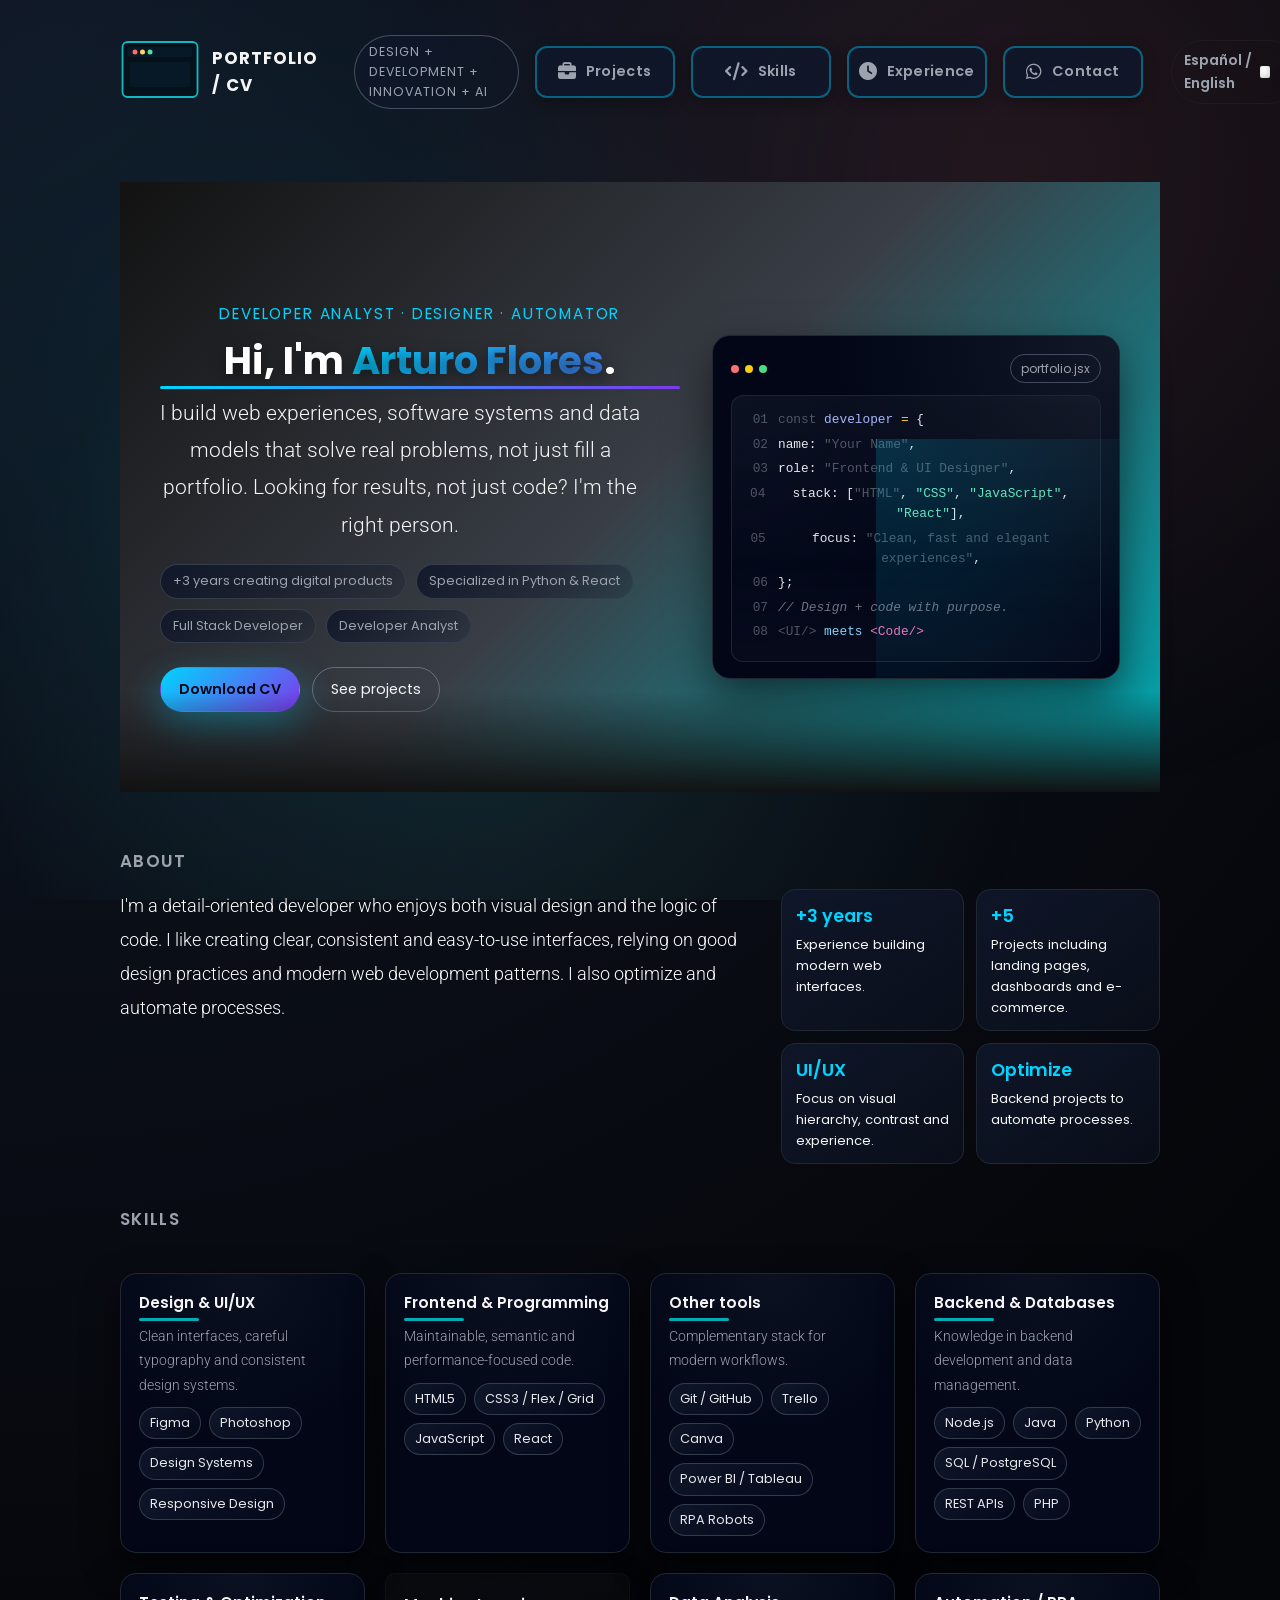
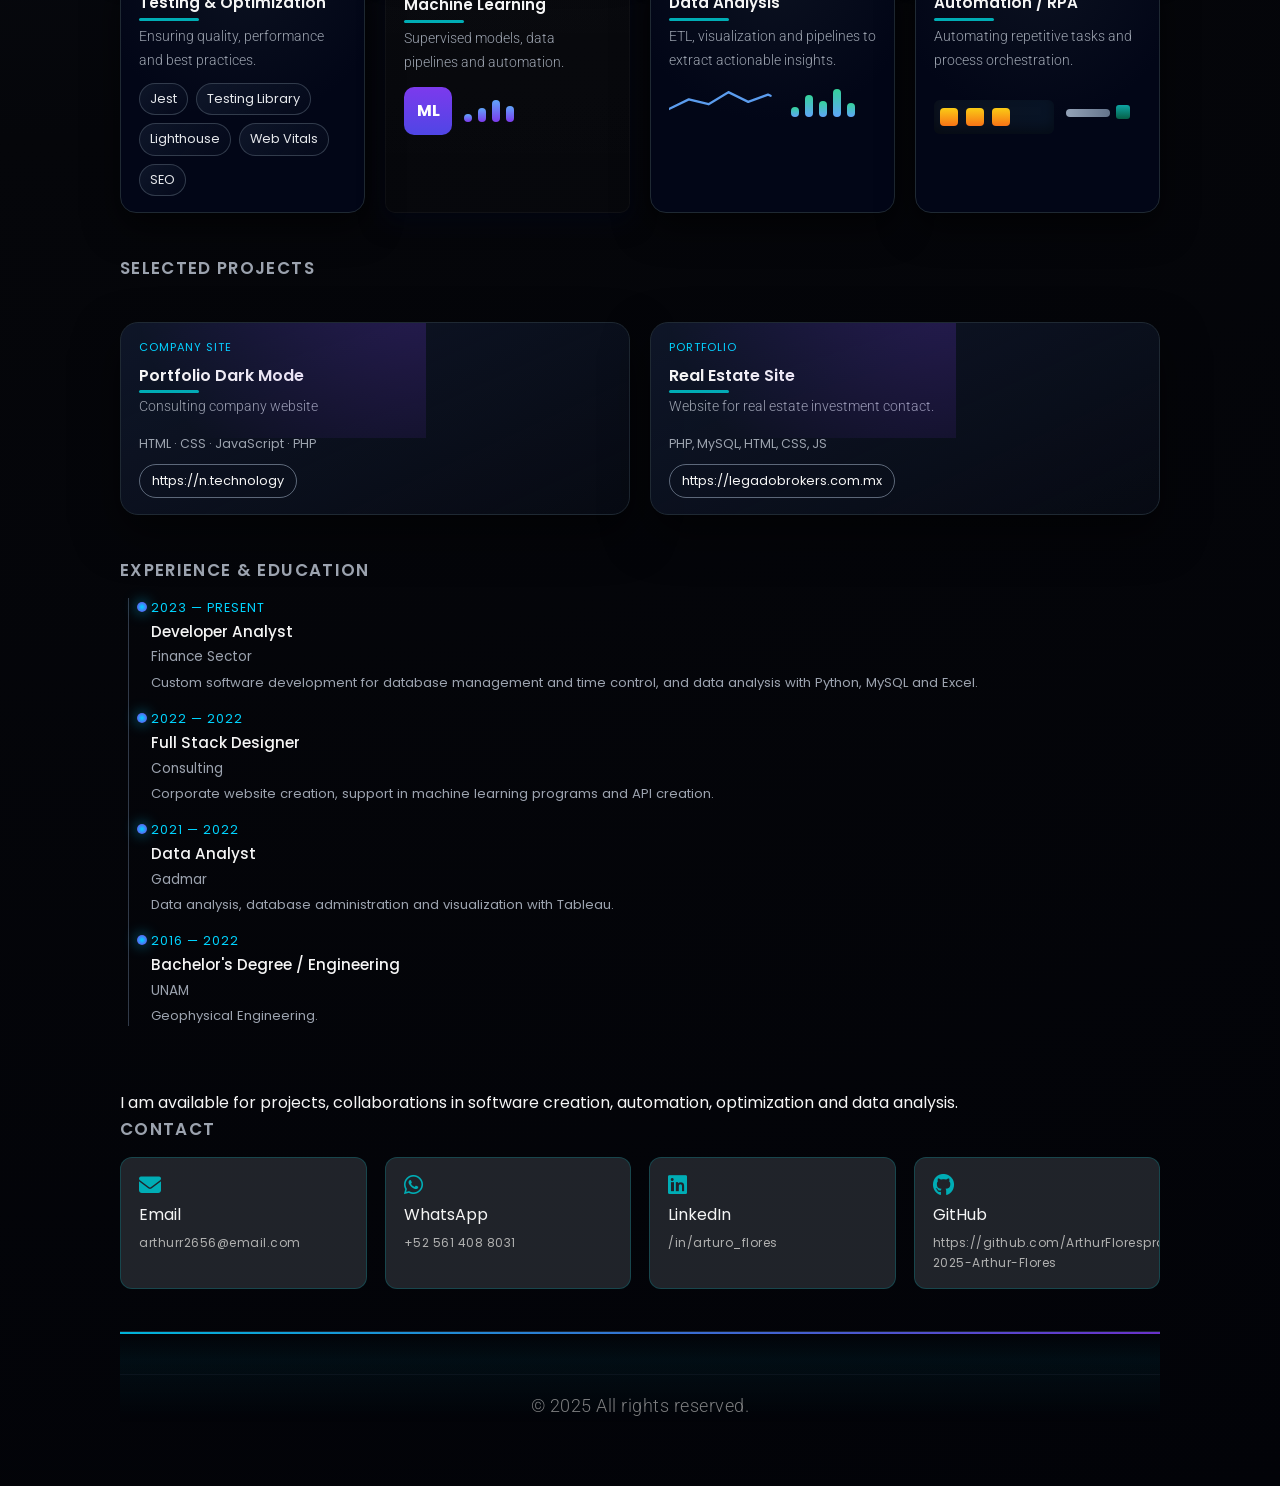
<file: 01-html-css/reto-01-cv-personal/index_en.html>
<!DOCTYPE html>
<html lang="en">
<head>
  <meta charset="UTF-8" />
  <meta name="viewport" content="width=device-width, initial-scale=1.0" />
  <title>Portfolio | Resume</title>

  <!-- Open Graph image for social/preview (use AI image) -->
  <meta property="og:title" content="Arturo Flores — Portfolio" />
  <meta property="og:description" content="Developer Analyst, Automation and Machine Learning" />
  <meta property="og:image" content="assets/og-ai.svg" />
  <meta name="twitter:card" content="summary_large_image" />

  <!-- Google Fonts -->
  <link rel="preconnect" href="https://fonts.googleapis.com">
  <link rel="preconnect" href="https://fonts.gstatic.com" crossorigin>
  <link href="https://fonts.googleapis.com/css2?family=Poppins:wght@300;400;500;600;700&display=swap" rel="stylesheet">
  
  <!-- Font Awesome -->
  <link rel="stylesheet" href="https://cdnjs.cloudflare.com/ajax/libs/font-awesome/6.4.0/css/all.min.css">
  
  <!-- Main stylesheet -->
  <link rel="stylesheet" href="style.css" />
</head>
<body>
  <div class="page">
    <header>
      <div class="logo-mark">
        <!-- browser window SVG as logo instead of oval -->
        <svg class="logo-graphic" viewBox="0 0 64 64" aria-hidden="true" focusable="false">
          <rect x="2" y="8" width="60" height="44" rx="4" ry="4" fill="#06121a" stroke="#0fb8c3" stroke-width="1.8"/>
          <rect x="6" y="12" width="52" height="8" rx="2" ry="2" fill="#071826"/>
          <circle cx="12" cy="16" r="2" fill="#ff6b6b"/>
          <circle cx="18" cy="16" r="2" fill="#ffd166"/>
          <circle cx="24" cy="16" r="2" fill="#4ee1a1"/>
          <rect x="8" y="24" width="48" height="20" rx="2" ry="2" fill="#071826"/>
        </svg>
        <div class="logo-text">Portfolio / CV</div>
        <!-- AI badge next to site name -->
        <span class="ai-badge" title="AI powered" aria-hidden="true">
          <svg viewBox="0 0 24 24" width="18" height="18" fill="none" xmlns="http://www.w3.org/2000/svg" aria-hidden="true">
            <circle cx="12" cy="12" r="9" fill="#7c3aed"/>
            <path d="M8 12c0-2 1.5-3 4-3s4 1 4 3-1.5 3-4 3-4-1-4-3z" fill="#fff" opacity="0.95"/>
            <rect x="11" y="6" width="2" height="3" rx="1" fill="#fff" opacity="0.9"/>
          </svg>
        </span>
      </div>
      <input type="checkbox" id="nav-toggle" class="nav-toggle" aria-label="Open navigation menu" />
      <div class="top-links">
        <span class="pill">Design + Development + Innovation + AI</span>
        <a href="#projects" class="nav-btn" title="See my projects"><i class="fas fa-briefcase"></i><span>Projects</span></a>
        <a href="#skills" class="nav-btn" title="Technical skills"><i class="fas fa-code"></i><span>Skills</span></a>
        <a href="#experience" class="nav-btn" title="Work experience"><i class="fas fa-clock"></i><span>Experience</span></a>
        <a href="#contact" class="nav-btn" title="Contact"><i class="fab fa-whatsapp"></i><span>Contact</span></a>

        <!-- Language toggle in header (banner) -->
        <a href="index.html" class="lang-btn header-lang" title="Cambiar a Español" aria-label="Switch to Spanish">Español / English <span class="flag" aria-hidden="true"></span></a>
      </div>
      <label for="nav-toggle" class="hamburger" aria-label="Toggle menu">
        <span></span><span></span><span></span>
      </label>
    </header>

    <!-- HERO -->
    <section class="hero">
      <div class="hero-text">
        <div class="hero-role">Developer Analyst · Designer · Automator</div>
        <h1>
          Hi, I'm <span>Arturo Flores</span>.
        </h1>
        <p class="hero-subtitle">
          I build web experiences, software systems and data models that solve real problems, not just fill a portfolio.
          Looking for results, not just code? I'm the right person.
        </p>

        <div class="hero-meta">
          <span>+3 years creating digital products</span>
          <span>Specialized in Python &amp; React</span>
          <span>Full Stack Developer</span>
          <span>Developer Analyst</span>
        </div>

        <div class="hero-actions">
          <a href="cv_en.html" class="btn-primary" target="_blank">Download CV</a>
          <a href="#projects" class="btn-ghost">See projects</a>
        </div>
      </div>

      <!-- Code card -->
      <div class="hero-code-card">
        <div class="code-header">
          <div class="code-dots">
            <div class="dot"></div>
            <div class="dot"></div>
            <div class="dot"></div>
          </div>
          <div class="code-lang-pill">portfolio.jsx</div>
        </div>
        <div class="code-body">
          <div class="code-line">
            <span>01</span>
            <span><span class="token-keyword">const</span> <span class="token-fn">developer</span> <span class="token-attr">=</span> &#123;</span>
          </div>
          <div class="code-line">
            <span>02</span>
            <span>  name: <span class="token-string">"Your Name"</span>,</span>
          </div>
          <div class="code-line">
            <span>03</span>
            <span>  role: <span class="token-string">"Frontend &amp; UI Designer"</span>,</span>
          </div>
          <div class="code-line">
            <span>04</span>
            <span>  stack: [<span class="token-string">"HTML"</span>, <span class="token-string">"CSS"</span>, <span class="token-string">"JavaScript"</span>, <span class="token-string">"React"</span>],</span>
          </div>
          <div class="code-line">
            <span>05</span>
            <span>  focus: <span class="token-string">"Clean, fast and elegant experiences"</span>,</span>
          </div>
          <div class="code-line">
            <span>06</span>
            <span>&#125;;</span>
          </div>
          <div class="code-line">
            <span>07</span>
            <span class="token-comment">// Design + code with purpose.</span>
          </div>
          <div class="code-line">
            <span>08</span>
            <span><span class="token-tag">&lt;UI/&gt;</span> <span class="token-keyword">meets</span> <span class="token-tag">&lt;Code/&gt;</span></span>
          </div>
        </div>
        <div class="code-glow"></div>
      </div>
    </section>

    <!-- ABOUT -->
    <section id="about">
      <h2 class="section-title">About</h2>
      <div class="about">
        <div>
          <p>
            I'm a detail-oriented developer who enjoys both visual design and the logic of code. I like creating clear, consistent
            and easy-to-use interfaces, relying on good design practices and modern web development patterns. I also optimize and automate processes.
          </p>
        </div>
        <div class="about-highlights">
          <div class="highlight-card">
            <div class="highlight-number">+3 years</div>
            <div>Experience building modern web interfaces.</div>
          </div>
          <div class="highlight-card">
            <div class="highlight-number">+5</div>
            <div>Projects including landing pages, dashboards and e-commerce.</div>
          </div>
          <div class="highlight-card">
            <div class="highlight-number">UI/UX</div>
            <div>Focus on visual hierarchy, contrast and experience.</div>
          </div>
          <div class="highlight-card">
            <div class="highlight-number">Optimize</div>
            <div>Backend projects to automate processes.</div>
          </div>
        </div>
      </div>
    </section>

    <!-- SKILLS -->
    <section id="skills">
      <h2 class="section-title">Skills</h2>
      <div class="skills-grid">
        <div class="skills-card">
          <h3>Design &amp; UI/UX</h3>
          <p>Clean interfaces, careful typography and consistent design systems.</p>
          <div class="skill-tags">
            <span class="skill-tag">Figma</span>
            <span class="skill-tag">Photoshop</span>
            <span class="skill-tag">Design Systems</span>
            <span class="skill-tag">Responsive Design</span>
          </div>
        </div>
        <div class="skills-card">
          <h3>Frontend &amp; Programming</h3>
          <p>Maintainable, semantic and performance-focused code.</p>
          <div class="skill-tags">
            <span class="skill-tag">HTML5</span>
            <span class="skill-tag">CSS3 / Flex / Grid</span>
            <span class="skill-tag">JavaScript</span>
            <span class="skill-tag">React</span>
           
          </div>
        </div>
        <div class="skills-card">
          <h3>Other tools</h3>
          <p>Complementary stack for modern workflows.</p>
          <div class="skill-tags">
            <span class="skill-tag">Git / GitHub</span>
            <span class="skill-tag">Trello</span>
            <span class="skill-tag">Canva</span>
            <span class="skill-tag">Power BI / Tableau </span>
            <span class="skill-tag">RPA Robots </span>
          </div>
        </div>
        <div class="skills-card">
          <h3>Backend &amp; Databases</h3>
          <p>Knowledge in backend development and data management.</p>
          <div class="skill-tags">
            <span class="skill-tag">Node.js</span>
            <span class="skill-tag">Java</span>
            <span class="skill-tag">Python</span>
            <span class="skill-tag">SQL / PostgreSQL</span>
            <span class="skill-tag">REST APIs</span>
            <span class="skill-tag">PHP</span>
          </div>
        </div>
        <div class="skills-card">
          <h3>Testing &amp; Optimization</h3>
          <p>Ensuring quality, performance and best practices.</p>
          <div class="skill-tags">
            <span class="skill-tag">Jest</span>
            <span class="skill-tag">Testing Library</span>
            <span class="skill-tag">Lighthouse</span>
            <span class="skill-tag">Web Vitals</span>
            <span class="skill-tag">SEO</span>
          </div>
        </div>
        <div class="skills-card skill-ml-card">
          <h3>Machine Learning</h3>
          <p>Supervised models, data pipelines and automation.</p>
          <div class="skill-ml" aria-hidden="true">
            <div class="ml-icon">ML</div>
            <div class="ml-bars">
              <span></span><span></span><span></span><span></span>
            </div>
          </div>
        </div>
        <div class="skills-card skill-data-card">
          <h3>Data Analysis</h3>
          <p>ETL, visualization and pipelines to extract actionable insights.</p>
          <div class="data-vis" aria-hidden="true">
            <svg class="sparkline" viewBox="0 0 100 30" preserveAspectRatio="none" aria-hidden="true">
              <polyline points="0,20 18,12 36,16 54,6 72,14 90,8 100,12" class="sparkline-path"/>
            </svg>
            <div class="data-bars">
              <span style="--h:10"></span>
              <span style="--h:22"></span>
              <span style="--h:16"></span>
              <span style="--h:28"></span>
              <span style="--h:14"></span>
            </div>
          </div>
        </div>
        <div class="skills-card skill-rpa-card">
          <h3>Automation / RPA</h3>
          <p>Automating repetitive tasks and process orchestration.</p>
          <div class="rpa-vis" aria-hidden="true">
            <div class="conveyor" aria-hidden="true">
              <div class="box b1"></div>
              <div class="box b2"></div>
              <div class="box b3"></div>
            </div>
            <div class="robot-arm" aria-hidden="true">
              <div class="arm"></div>
              <div class="claw"></div>
            </div>
          </div>
        </div>
      </div>
    </section>

    <!-- PROJECTS -->
    <section id="projects">
      <h2 class="section-title">Selected Projects</h2>
      <div class="projects-grid">
        <article class="project-card">
          <div class="project-chip">Company site</div>
          <h3>Portfolio Dark Mode</h3>
          <p>
            Consulting company website
          </p>
          <div class="project-tech">HTML · CSS · JavaScript · PHP </div>
          <div class="project-actions">
            <a href="#" target="_blank" rel="noreferrer">https://n.technology</a>
          </div>
          <div class="project-glow"></div>
        </article>

        <article class="project-card">
          <div class="project-chip">Portfolio</div>
          <h3>Real Estate Site</h3>
          <p>
            Website for real estate investment contact.
          </p>
          <div class="project-tech">PHP, MySQL, HTML, CSS, JS</div>
          <div class="project-actions">
            <a href="#" target="_blank" rel="noreferrer">https://legadobrokers.com.mx</a>
          </div>
          <div class="project-glow"></div>
        </article>
      </div>
    </section>

    <!-- EXPERIENCE -->
    <section id="experience">
      <h2 class="section-title">Experience &amp; Education</h2>
      <div class="timeline">
        <div class="timeline-item">
          <div class="timeline-dot"></div>
          <div class="timeline-meta">2023 — Present</div>
          <div class="timeline-role">Developer Analyst</div>
          <div class="timeline-org">Finance Sector</div>
          <div class="timeline-desc">
            Custom software development for database management and time control, and data analysis with Python, MySQL and Excel.
          </div>
        </div>
        <div class="timeline-item">
          <div class="timeline-dot"></div>
          <div class="timeline-meta">2022 — 2022</div>
          <div class="timeline-role">Full Stack Designer</div>
          <div class="timeline-org">Consulting</div>
          <div class="timeline-desc">
            Corporate website creation, support in machine learning programs and API creation.
          </div>
        </div>
        <div class="timeline-item">
          <div class="timeline-dot"></div>
          <div class="timeline-meta">2021 — 2022</div>
          <div class="timeline-role">Data Analyst</div>
          <div class="timeline-org">Gadmar</div>
          <div class="timeline-desc">
            Data analysis, database administration and visualization with Tableau.
          </div>
        </div>
        <div class="timeline-item">
          <div class="timeline-dot"></div>
          <div class="timeline-meta">2016 — 2022</div>
          <div class="timeline-role">Bachelor's Degree / Engineering</div>
          <div class="timeline-org">UNAM</div>
          <div class="timeline-desc">
            Geophysical Engineering.
          </div>
        </div>
      </div>
    </section>

    <section id="contact" class="contact-section">
        <div>I am available for projects, collaborations in software creation, automation, optimization and data analysis.</div>
      <h2 class="section-title">Contact</h2>
      <div class="contact-grid">
        <a href="mailto:arthurr2656@email.com" class="contact-card">
          <i class="fas fa-envelope"></i><span>Email</span><small>arthurr2656@email.com</small>
        </a>
        <a href="https://wa.me/525614088031" target="_blank" class="contact-card">
          <i class="fab fa-whatsapp"></i><span>WhatsApp</span><small>+52 561 408 8031</small>
        </a>
        <a href="https://linkedin.com/in/arturo_flores" target="_blank" class="contact-card">
          <i class="fab fa-linkedin"></i><span>LinkedIn</span><small>/in/arturo_flores</small>
        </a>
        <a href="https://github.com/arturoflores" target="_blank" class="contact-card">
          <i class="fab fa-github"></i><span>GitHub</span><small>https://github.com/ArthurFloresprogram25/semillero-2025-Arthur-Flores</small>
        </a>
      </div>

      
    </section>

    <footer>
      
      
      <div class="footer-copyright">
        <p>&copy; 2025 All rights reserved.</p>
      </div>
    </footer>
  </div>
</body>
</html>
</file>
<file: 01-html-css/reto-01-cv-personal/style.css>
/* Importación de fuentes */
@import url('https://fonts.googleapis.com/css2?family=Poppins:wght@300;400;600;700&family=Roboto:wght@300;400;500&display=swap');

/* Variables CSS para consistencia */
:root {
    --primary-color: #00ADB5;
    --secondary-color: #393E46;
    --background-dark: #121212;
    --background-light: #2C2C2C;
    --text-primary: #F5F5F5;
    --text-secondary: #B0B0B0;
    --accent-color: #FF6B6B;
    --success-color: #4ECDC4;
    --border-radius: 12px;
    --shadow: 0 10px 30px rgba(0, 0, 0, 0.3);
    --transition: all 0.3s cubic-bezier(0.25, 0.46, 0.45, 0.94);
}

/* Reset y estilos base */
* {
    margin: 0;
    padding: 0;
    box-sizing: border-box;
}

html {
    scroll-behavior: smooth;
}

body {
    font-family: 'Roboto', sans-serif;
    background: linear-gradient(135deg, var(--background-dark) 0%, var(--secondary-color) 100%);
    color: var(--text-primary);
    line-height: 1.6;
    overflow-x: hidden;
    position: relative;
}

/* Efecto de partículas de fondo */
body::before {
    content: '';
    position: fixed;
    top: 0;
    left: 0;
    width: 100%;
    height: 100%;
    background-image: 
        radial-gradient(circle at 20% 50%, rgba(0, 173, 181, 0.1) 0%, transparent 50%),
        radial-gradient(circle at 80% 20%, rgba(255, 107, 107, 0.1) 0%, transparent 50%),
        radial-gradient(circle at 40% 80%, rgba(78, 205, 196, 0.1) 0%, transparent 50%);
    pointer-events: none;
    z-index: -1;
}

/* Contenedor principal */
.container {
    max-width: 1200px;
    margin: 0 auto;
    padding: 20px;
}

/* Header y navegación */
.header {
    position: fixed;
    top: 0;
    left: 0;
    right: 0;
    background: rgba(18, 18, 18, 0.95);
    backdrop-filter: blur(10px);
    z-index: 1000;
    padding: 15px 0;
    border-bottom: 1px solid rgba(0, 173, 181, 0.2);
}

.nav {
    display: flex;
    justify-content: space-between;
    align-items: center;
    max-width: 1200px;
    margin: 0 auto;
    padding: 0 20px;
}

.logo {
    font-family: 'Poppins', sans-serif;
    font-weight: 700;
    font-size: 1.8rem;
    color: var(--primary-color);
    text-decoration: none;
    transition: var(--transition);
}

.logo:hover {
    transform: scale(1.05);
}

.nav-links {
    display: flex;
    list-style: none;
    gap: 30px;
}

.nav-links a {
    color: var(--text-primary);
    text-decoration: none;
    font-weight: 400;
    position: relative;
    transition: var(--transition);
}

.nav-links a::after {
    content: '';
    position: absolute;
    bottom: -5px;
    left: 0;
    width: 0;
    height: 2px;
    background: var(--primary-color);
    transition: var(--transition);
}

.nav-links a:hover::after {
    width: 100%;
}

.nav-links a:hover {
    color: var(--primary-color);
}

/* Menú hamburguesa */
.hamburger {
    display: none;
    flex-direction: column;
    gap: 5px;
    background: none;
    border: none;
    cursor: pointer;
    padding: 8px;
}

.hamburger span {
    width: 26px;
    height: 3px;
    background: var(--accent);
    border-radius: 2px;
    transition: 0.35s ease;
}

body.nav-open .hamburger span:nth-child(1) {
    transform: translateY(8px) rotate(45deg);
}

body.nav-open .hamburger span:nth-child(2) {
    opacity: 0;
}

body.nav-open .hamburger span:nth-child(3) {
    transform: translateY(-8px) rotate(-45deg);
}

@media (max-width: 820px) {
    .top-links {
        position: fixed;
        top: 0;
        right: 0;
        height: 100vh;
        width: 260px;
        background: #0b0f16;
        flex-direction: column;
        align-items: flex-start;
        padding: 80px 24px 24px;
        gap: 20px;
        transform: translateX(100%);
        transition: 0.45s cubic-bezier(0.68, -0.55, 0.27, 1.55);
        box-shadow: -8px 0 24px rgba(0, 0, 0, 0.4);
        z-index: 1200;
    }

    body.nav-open .top-links {
        transform: translateX(0);
    }

    .hamburger {
        display: flex;
        z-index: 1300;
    }

    header {
        position: relative;
    }
}

/* Language toggle styles */
.lang-btn {
    display: inline-flex;
    align-items: center;
    gap: 8px;
    padding: 8px 12px;
    border-radius: 999px;
    background: transparent;
    color: var(--text-primary);
    border: 1px solid rgba(255, 255, 255, 0.04);
    font-weight: 600;
    text-decoration: none;
    transition: transform 0.28s ease, box-shadow 0.28s ease;
}

.lang-btn .flag {
    width: 18px;
    height: 12px;
    border-radius: 2px;
    background: linear-gradient(90deg, #fff, #eee);
    display: inline-block;
    box-shadow: inset 0 -2px 4px rgba(0, 0, 0, 0.15);
}

.header-lang {
    margin-left: 12px;
}

.lang-btn:hover {
    transform: translateY(-3px);
    box-shadow: 0 10px 30px rgba(0, 0, 0, 0.45);
}

/* Animated accent for language toggle */
.lang-btn::after {
    content: '';
    display: inline-block;
    width: 6px;
    height: 6px;
    border-radius: 50%;
    background: linear-gradient(90deg, var(--primary-color), #7c3aed);
    margin-left: 6px;
    box-shadow: 0 6px 14px rgba(0, 0, 0, 0.35);
    animation: langPulse 2s infinite;
}

@keyframes langPulse {
    0% {
        transform: scale(1);
        opacity: 0.9;
    }
    50% {
        transform: scale(1.5);
        opacity: 0.6;
    }
    100% {
        transform: scale(1);
        opacity: 0.9;
    }
}

/* Place language button inline with top-links on small screens */
@media (max-width: 820px) {
    .header .top-links {
        padding-right: 12px;
    }

    .header-lang {
        margin-left: 0;
        align-self: flex-start;
    }

    .lang-btn::after {
        display: none;
    }
}

/* Secciones principales */
.section {
    background: rgba(44, 44, 44, 0.8);
    backdrop-filter: blur(10px);
    padding: 60px 40px;
    margin-bottom: 30px;
    border-radius: var(--border-radius);
    box-shadow: var(--shadow);
    border: 1px solid rgba(0, 173, 181, 0.1);
    position: relative;
    overflow: hidden;
    transition: var(--transition);
}

.section::before {
    content: '';
    position: absolute;
    top: 0;
    left: -100%;
    width: 100%;
    height: 100%;
    background: linear-gradient(90deg, transparent, rgba(0, 173, 181, 0.1), transparent);
    transition: left 0.8s ease;
}

.section:hover::before {
    left: 100%;
}

.section:hover {
    transform: translateY(-5px);
    box-shadow: 0 20px 40px rgba(0, 0, 0, 0.4);
}

/* Hero section */
.hero {
    background: linear-gradient(135deg, var(--background-dark) 0%, var(--secondary-color) 50%, var(--primary-color) 100%);
    text-align: center;
    padding: 120px 40px 80px;
    margin-top: 70px;
    position: relative;
}

.hero::after {
    content: '';
    position: absolute;
    bottom: 0;
    left: 0;
    right: 0;
    height: 100px;
    background: linear-gradient(to bottom, transparent, var(--background-dark));
}

/* Tipografía */
h1 {
    font-family: 'Poppins', sans-serif;
    font-weight: 700;
    color: var(--text-primary);
    font-size: clamp(2.5rem, 5vw, 4.5rem);
    margin-bottom: 20px;
    text-shadow: 0 5px 15px rgba(0, 0, 0, 0.5);
    position: relative;
    z-index: 1;
}

h2 {
    font-family: 'Poppins', sans-serif;
    font-weight: 600;
    color: var(--primary-color);
    font-size: clamp(1.3rem, 3vw, 2rem);
    margin-bottom: 20px;
    position: relative;
    z-index: 1;
}

h3 {
    font-family: 'Poppins', sans-serif;
    font-weight: 600;
    color: var(--text-primary);
    font-size: 1.8rem;
    margin-bottom: 25px;
    position: relative;
    display: inline-block;
}

h3::after {
    content: '';
    position: absolute;
    bottom: -5px;
    left: 0;
    width: 60px;
    height: 3px;
    background: var(--primary-color);
    border-radius: 2px;
}

p {
    font-family: 'Roboto', sans-serif;
    font-weight: 300;
    line-height: 1.8;
    font-size: 1.1rem;
    margin-bottom: 20px;
    color: var(--text-secondary);
}

.hero p {
    font-size: 1.3rem;
    color: var(--text-primary);
    position: relative;
    z-index: 1;
}

/* Elementos destacados */
.highlight {
    color: var(--primary-color);
    font-weight: 500;
    position: relative;
}

.highlight::after {
    content: '';
    position: absolute;
    bottom: 0;
    left: 0;
    width: 100%;
    height: 2px;
    background: linear-gradient(90deg, transparent, var(--primary-color), transparent);
    opacity: 0.5;
}

/* Botones */
.button {
    display: inline-block;
    background: linear-gradient(135deg, var(--primary-color), var(--success-color));
    color: var(--text-primary);
    padding: 15px 35px;
    border-radius: 50px;
    text-decoration: none;
    font-family: 'Poppins', sans-serif;
    font-weight: 600;
    transition: var(--transition);
    position: relative;
    overflow: hidden;
    border: 2px solid transparent;
    margin: 10px 5px;
    z-index: 1;
    cursor: pointer;
}

.button::before {
    content: '';
    position: absolute;
    top: 0;
    left: -100%;
    width: 100%;
    height: 100%;
    background: linear-gradient(90deg, transparent, rgba(255, 255, 255, 0.2), transparent);
    transition: left 0.6s ease;
}

.button:hover::before {
    left: 100%;
}

.button:hover {
    transform: translateY(-3px);
    box-shadow: 0 10px 30px rgba(0, 173, 181, 0.4);
}

.button.secondary {
    background: transparent;
    border: 2px solid var(--primary-color);
    color: var(--primary-color);
}

.button.secondary:hover {
    background: var(--primary-color);
    color: var(--text-primary);
}

/* Botón especial para descarga de CV */
.button.download-cv {
    background: linear-gradient(135deg, var(--accent-color), var(--success-color));
    animation: pulse 2s infinite;
}

.button.download-cv:hover {
    background: linear-gradient(135deg, #ff5252, #26a69a);
    box-shadow: 0 10px 30px rgba(255, 107, 107, 0.4);
    transform: translateY(-3px) scale(1.05);
}

@keyframes pulse {
    0%, 100% {
        box-shadow: 0 10px 30px rgba(0, 173, 181, 0.3);
    }
    50% {
        box-shadow: 0 15px 40px rgba(255, 107, 107, 0.4);
    }
}

/* Skills y tecnologías */
.skills-grid {
    display: grid;
    grid-template-columns: repeat(auto-fit, minmax(250px, 1fr));
    gap: 30px;
    margin-top: 40px;
}

.skill-card {
    background: rgba(57, 62, 70, 0.6);
    padding: 30px;
    border-radius: var(--border-radius);
    text-align: center;
    transition: var(--transition);
    border: 1px solid rgba(0, 173, 181, 0.2);
}

.skill-card:hover {
    transform: translateY(-10px);
    background: rgba(57, 62, 70, 0.8);
    box-shadow: 0 15px 35px rgba(0, 173, 181, 0.2);
}

.skill-icon {
    width: 60px;
    height: 60px;
    background: var(--primary-color);
    border-radius: 50%;
    margin: 0 auto 20px;
    display: flex;
    align-items: center;
    justify-content: center;
    font-size: 1.5rem;
    color: white;
}

.skill-card h4 {
    font-family: 'Poppins', sans-serif;
    font-weight: 600;
    color: var(--text-primary);
    margin-bottom: 10px;
}

/* Data Analysis visualization for Skills */
.skill-data-card{padding:18px;border-radius:10px;background:linear-gradient(180deg,rgba(255,255,255,0.02),rgba(255,255,255,0.01));box-shadow:0 8px 24px rgba(2,6,23,0.6);border:1px solid rgba(255,255,255,0.03);}
.data-vis{display:flex;gap:12px;align-items:center;margin-top:12px}
.sparkline{width:110px;height:36px}
.sparkline-path{fill:none;stroke:linear-gradient(90deg,#60a5fa,#7c3aed);stroke-width:2;stroke-linecap:round;stroke-linejoin:round;stroke:#60a5fa;opacity:0.95;stroke-dasharray:100;stroke-dashoffset:100;animation:drawLine 2s ease forwards}
@keyframes drawLine{to{stroke-dashoffset:0}}
.data-bars{display:flex;gap:6px;align-items:end}
.data-bars span{width:8px;background:linear-gradient(180deg,#34d399,#60a5fa);border-radius:4px;height:calc(var(--h) * 1px);transform-origin:bottom;animation:barPulse 1.6s ease-in-out infinite}
.data-bars span:nth-child(1){animation-delay:0s}
.data-bars span:nth-child(2){animation-delay:0.12s}
.data-bars span:nth-child(3){animation-delay:0.24s}
.data-bars span:nth-child(4){animation-delay:0.36s}
.data-bars span:nth-child(5){animation-delay:0.48s}
@keyframes barPulse{0%{transform:scaleY(0.6);opacity:0.7}50%{transform:scaleY(1.12);opacity:1}100%{transform:scaleY(0.7);opacity:0.75}}

/* RPA / Automation visualization */
.skill-rpa-card{padding:18px;border-radius:10px;background:linear-gradient(180deg,rgba(255,255,255,0.02),rgba(255,255,255,0.01));box-shadow:0 8px 24px rgba(2,6,23,0.6);border:1px solid rgba(255,255,255,0.03);}
.rpa-vis{display:flex;gap:12px;align-items:center;margin-top:12px;position:relative}
.conveyor{width:120px;height:34px;background:linear-gradient(90deg,#0b1220,#081426);border-radius:6px;display:flex;align-items:center;gap:8px;padding:6px;box-shadow:inset 0 -6px 12px rgba(0,0,0,0.4)}
.box{width:18px;height:18px;background:linear-gradient(180deg,#facc15,#f97316);border-radius:4px;transform:translateX(0);animation:boxMove 3s linear infinite}
.box.b2{animation-delay:0.6s}
.box.b3{animation-delay:1.2s}
@keyframes boxMove{0%{transform:translateX(-6px)}40%{transform:translateX(42px)}100%{transform:translateX(90px)} }
.robot-arm{width:64px;height:64px;position:relative}
.robot-arm .arm{width:44px;height:8px;background:linear-gradient(90deg,#94a3b8,#64748b);border-radius:6px;position:absolute;left:0;top:24px;transform-origin:left center;animation:armSwing 2.6s ease-in-out infinite}
.robot-arm .claw{width:14px;height:14px;border-radius:3px;background:linear-gradient(180deg,#0ea5a4,#065f46);position:absolute;right:0;top:20px;transform-origin:center;animation:clawOpen 2.6s ease-in-out infinite}
@keyframes armSwing{0%{transform:rotate(-12deg)}50%{transform:rotate(8deg)}100%{transform:rotate(-12deg)}}
@keyframes clawOpen{0%{transform:scale(1)}50%{transform:scale(0.7)}100%{transform:scale(1)}}

/* Proyectos */
.projects-grid {
    display: grid;
    grid-template-columns: repeat(auto-fit, minmax(350px, 1fr));
    gap: 30px;
    margin-top: 40px;
}

.project-card {
    background: rgba(44, 44, 44, 0.8);
    border-radius: var(--border-radius);
    overflow: hidden;
    transition: var(--transition);
    border: 1px solid rgba(0, 173, 181, 0.2);
}

.project-card:hover {
    transform: translateY(-10px);
    box-shadow: 0 20px 40px rgba(0, 0, 0, 0.3);
}

.project-image {
    width: 100%;
    height: 200px;
    background: linear-gradient(135deg, var(--primary-color), var(--success-color));
    position: relative;
    overflow: hidden;
}

.project-image::after {
    content: '🖥️';
    position: absolute;
    top: 50%;
    left: 50%;
    transform: translate(-50%, -50%);
    font-size: 3rem;
}

.project-content {
    padding: 30px;
}

.project-card h4 {
    font-family: 'Poppins', sans-serif;
    font-weight: 600;
    color: var(--text-primary);
    margin-bottom: 15px;
}

.project-tech {
    display: flex;
    gap: 10px;
    margin-top: 15px;
    flex-wrap: wrap;
}

.tech-tag {
    background: rgba(0, 173, 181, 0.2);
    color: var(--primary-color);
    padding: 5px 12px;
    border-radius: 20px;
    font-size: 0.9rem;
    font-weight: 500;
}

/* Contacto */
.contact-section {
    margin-top: 64px;
}

.contact-grid {
    display: grid;
    gap: 18px;
    grid-template-columns: repeat(auto-fit, minmax(220px, 1fr));
}

.contact-card {
    display: flex;
    flex-direction: column;
    gap: 6px;
    padding: 16px 18px;
    background: rgba(57, 62, 70, 0.55);
    border: 1px solid rgba(0, 173, 181, 0.25);
    border-radius: 12px;
    text-decoration: none;
    color: var(--text-primary);
    transition: var(--transition);
    position: relative;
    overflow: hidden;
}

.contact-card i {
    font-size: 22px;
    color: var(--primary-color);
}

.contact-card small {
    font-size: 0.75rem;
    color: var(--text-secondary);
    letter-spacing: 0.5px;
}

.contact-card::before {
    content: '';
    position: absolute;
    inset: 0;
    background: linear-gradient(135deg, rgba(0, 173, 181, 0.15), transparent 60%);
    opacity: 0;
    transition: 0.4s;
}

.contact-card:hover {
    transform: translateY(-6px);
    box-shadow: 0 14px 32px rgba(0, 173, 181, 0.18);
}

.contact-card:hover::before {
    opacity: 1;
}

/* Estado activo nav-btn */
.nav-btn.active {
    color: var(--primary-color);
}

/* Footer */
.footer {
    background: var(--background-dark);
    text-align: center;
    padding: 40px 20px;
    margin-top: 50px;
    border-top: 1px solid rgba(0, 173, 181, 0.2);
}

.social-links {
    display: flex;
    justify-content: center;
    gap: 20px;
    margin-bottom: 20px;
}

.social-links a {
    width: 50px;
    height: 50px;
    background: rgba(0, 173, 181, 0.2);
    border-radius: 50%;
    display: flex;
    align-items: center;
    justify-content: center;
    color: var(--primary-color);
    text-decoration: none;
    transition: var(--transition);
}

.social-links a:hover {
    background: var(--primary-color);
    color: white;
    transform: translateY(-5px);
}

/* Animaciones */
@keyframes fadeInUp {
    from {
        opacity: 0;
        transform: translateY(30px);
    }
    to {
        opacity: 1;
        transform: translateY(0);
    }
}

.fade-in-up {
    animation: fadeInUp 0.8s ease-out;
}

/* Responsive */
@media (max-width: 768px) {
    .nav-links {
        display: none;
    }
    
    .section {
        padding: 40px 20px;
        margin-bottom: 20px;
    }
    
    .hero {
        padding: 100px 20px 60px;
    }
    
    .skills-grid,
    .projects-grid {
        grid-template-columns: 1fr;
    }
    
    h1 {
        font-size: 2.5rem;
    }
    
    h2 {
        font-size: 1.5rem;
    }
}

/* Utilidades */
.text-center {
    text-align: center;
}

.mb-20 {
    margin-bottom: 20px;
}

.mb-30 {
    margin-bottom: 30px;
}

.mt-40 {
    margin-top: 40px;
}
:root {
      --bg-main: #05060a;
      --bg-elevated: #0b0f1a;
      --accent: #00d4ff;
      --accent-2: #7c3aed;
      --text-main: #f5f5f5;
      --text-muted: #9ca3af;
      --border-soft: #1f2933;
      --radius-lg: 18px;
      --radius-sm: 999px;
      --shadow-soft: 0 18px 45px rgba(0, 0, 0, 0.55);
    }

    * {
      margin: 0;
      padding: 0;
      box-sizing: border-box;
    }

    html {
      scroll-behavior: smooth;
      scroll-padding-top: 100px;
    }

    body {
      font-family: "Poppins", system-ui, -apple-system, BlinkMacSystemFont, sans-serif;
      background: radial-gradient(circle at top left, #111827 0, #05060a 52%, #020308 100%);
      color: var(--text-main);
      line-height: 1.6;
      -webkit-font-smoothing: antialiased;
    }

    a {
      color: inherit;
      text-decoration: none;
    }

    .page {
      max-width: 1080px;
      margin: 0 auto;
      padding: 32px 20px 64px;
    }

    header {
      display: flex;
      justify-content: space-between;
      align-items: center;
      margin-bottom: 32px;
    }

    .logo-mark {
      display: flex;
      align-items: center;
      gap: 12px;
    }

    .logo-circle {
      width: 32px;
      height: 32px;
      border-radius: 50%;
      background: radial-gradient(circle at 30% 20%, var(--accent) 0, var(--accent-2) 35%, #020617 100%);
      box-shadow: 0 0 18px rgba(0, 212, 255, 0.5);
    }

    .logo-text {
      font-weight: 700;
      font-size: 1.05rem;
      letter-spacing: 0.06em;
      text-transform: uppercase;
      color: var(--text-primary);
      display: flex;
      align-items: center;
      gap: 10px;
    }

    .top-links {
      display: flex;
      align-items: center;
      gap: 16px;
      font-size: 0.88rem;
    }

    .top-links a {
      color: var(--text-muted);
      transition: color 0.2s ease, transform 0.2s ease;
    }

    .top-links a:hover {
      color: var(--accent);
      transform: translateY(-1px);
    }

    .pill {
      border-radius: var(--radius-sm);
      padding: 6px 14px;
      border: 1px solid rgba(148, 163, 184, 0.4);
      font-size: 0.78rem;
      letter-spacing: 0.08em;
      text-transform: uppercase;
      color: var(--text-muted);
      background: linear-gradient(135deg, rgba(15, 23, 42, 0.85), rgba(15, 23, 42, 0.1));
      backdrop-filter: blur(10px);
    }

    /* HERO */
    .hero {
      display: grid;
      grid-template-columns: minmax(0, 1.4fr) minmax(0, 1.1fr);
      gap: 32px;
      align-items: center;
      margin-bottom: 56px;
    }

    .hero-text h1 {
      font-size: clamp(2.2rem, 3vw, 2.8rem);
      line-height: 1.1;
      margin-bottom: 12px;
    }

    .hero-text h1 span {
      background: linear-gradient(135deg, var(--accent), var(--accent-2));
      -webkit-background-clip: text;
      background-clip: text;
      color: transparent;
    }

    .hero-role {
      font-size: 0.95rem;
      text-transform: uppercase;
      letter-spacing: 0.12em;
      color: var(--accent);
      margin-bottom: 14px;
    }

    .hero-subtitle {
      font-size: 0.98rem;
      color: var(--text-muted);
      max-width: 480px;
      margin-bottom: 20px;
    }

    .hero-meta {
      display: flex;
      flex-wrap: wrap;
      gap: 10px;
      margin-bottom: 24px;
      font-size: 0.8rem;
      color: var(--text-muted);
    }

    .hero-meta span {
      padding: 6px 12px;
      border-radius: var(--radius-sm);
      border: 1px solid rgba(55, 65, 81, 0.9);
      background: linear-gradient(135deg, rgba(15, 23, 42, 0.9), rgba(15, 23, 42, 0.2));
    }

    .hero-actions {
      display: flex;
      flex-wrap: wrap;
      gap: 12px;
    }

    .btn-primary,
    .btn-ghost {
      padding: 10px 18px;
      border-radius: 999px;
      font-size: 0.9rem;
      border: 1px solid transparent;
      cursor: pointer;
      transition: transform 0.2s ease, box-shadow 0.2s ease, border-color 0.2s ease, background 0.2s ease;
    }

    .btn-primary {
      background: linear-gradient(135deg, var(--accent), var(--accent-2));
      color: #020617;
      box-shadow: 0 16px 38px rgba(0, 212, 255, 0.4);
      font-weight: 600;
    }

    .btn-primary:hover {
      transform: translateY(-1px);
      box-shadow: 0 20px 50px rgba(0, 212, 255, 0.55);
    }

    .btn-ghost {
      background: transparent;
      border-color: rgba(148, 163, 184, 0.5);
      color: var(--text-main);
    }

    .btn-ghost:hover {
      border-color: var(--accent);
      background: rgba(15, 23, 42, 0.7);
      transform: translateY(-1px);
    }

    /* Card de "código" para mostrar skills de programación */
    .hero-code-card {
      background: radial-gradient(circle at top right, #111827 0, #020617 55%);
      border-radius: var(--radius-lg);
      border: 1px solid var(--border-soft);
      box-shadow: var(--shadow-soft);
      padding: 18px 18px 16px;
      position: relative;
      overflow: hidden;
    }

    .code-header {
      display: flex;
      align-items: center;
      justify-content: space-between;
      margin-bottom: 12px;
      font-size: 0.78rem;
      color: var(--text-muted);
    }

    .code-dots {
      display: flex;
      gap: 6px;
    }

    .dot {
      width: 8px;
      height: 8px;
      border-radius: 999px;
      background: #4b5563;
    }

    .dot:nth-child(1) { background: #f97373; }
    .dot:nth-child(2) { background: #facc15; }
    .dot:nth-child(3) { background: #4ade80; }

    .code-lang-pill {
      padding: 4px 10px;
      border-radius: 999px;
      border: 1px solid rgba(148, 163, 184, 0.4);
      font-size: 0.75rem;
    }

    .code-body {
      font-family: "JetBrains Mono", ui-monospace, SFMono-Regular, Menlo, Monaco, Consolas, "Liberation Mono", "Courier New", monospace;
      font-size: 0.8rem;
      color: #e5e7eb;
      background: radial-gradient(circle at top left, rgba(15, 23, 42, 0.4), transparent 55%);
      border-radius: 12px;
      padding: 14px;
      border: 1px solid rgba(31, 41, 55, 0.9);
      position: relative;
      overflow: hidden;
    }

    .code-line {
      display: flex;
      gap: 10px;
      margin-bottom: 4px;
    }

    .code-line span:first-child {
      width: 22px;
      color: #4b5563;
      text-align: right;
      user-select: none;
    }

    .token-keyword { color: #7dd3fc; }
    .token-fn      { color: #a5b4fc; }
    .token-attr    { color: #facc15; }
    .token-string  { color: #6ee7b7; }
    .token-comment { color: #6b7280; font-style: italic; }
    .token-tag     { color: #f472b6; }

    .code-glow {
      position: absolute;
      inset: 30% -40% -40% 40%;
      background: radial-gradient(circle at 0% 0%, rgba(0, 212, 255, 0.25), transparent 60%);
      opacity: 0.7;
      pointer-events: none;
    }

    /* SECCIONES GENERALES */
    section {
      margin-bottom: 42px;
    }

    .section-title {
      font-size: 1.05rem;
      font-weight: 600;
      letter-spacing: 0.08em;
      text-transform: uppercase;
      color: var(--text-muted);
      margin-bottom: 14px;
    }

    .about {
      display: grid;
      grid-template-columns: minmax(0, 2fr) minmax(0, 1.2fr);
      gap: 28px;
    }

    .about p {
      font-size: 0.95rem;
      color: var(--text-muted);
    }

    .about-highlights {
      display: grid;
      grid-template-columns: repeat(auto-fit, minmax(130px, 1fr));
      gap: 12px;
    }

    .highlight-card {
      border-radius: 14px;
      border: 1px solid var(--border-soft);
      background: linear-gradient(145deg, rgba(15, 23, 42, 0.95), rgba(15, 23, 42, 0.4));
      padding: 12px 14px;
      font-size: 0.82rem;
    }

    .highlight-number {
      font-size: 1.1rem;
      font-weight: 600;
      color: var(--accent);
      margin-bottom: 4px;
    }

    /* SKILLS */
    .skills-grid {
      display: grid;
      grid-template-columns: repeat(auto-fit, minmax(220px, 1fr));
      gap: 20px;
    }

    .skills-card {
      border-radius: 16px;
      border: 1px solid var(--border-soft);
      background: radial-gradient(circle at top, #0b1120 0, #020617 55%);
      padding: 16px 18px;
      box-shadow: 0 14px 35px rgba(0, 0, 0, 0.6);
      opacity: 0;
      transform: translateY(30px);
      transition: all 0.4s cubic-bezier(0.68, -0.55, 0.265, 1.55);
    }

    .skills-card.visible {
      opacity: 1;
      transform: translateY(0);
    }

    .skills-card:hover {
      transform: translateY(-8px) scale(1.03);
      box-shadow: 0 20px 45px rgba(0, 212, 255, 0.4), 0 0 30px rgba(124, 58, 237, 0.3);
      border-color: var(--accent);
    }

    .skills-card h3 {
      font-size: 0.95rem;
      margin-bottom: 8px;
      transition: color 0.3s ease;
    }

    .skills-card:hover h3 {
      color: var(--accent);
    }

    .skills-card p {
      font-size: 0.85rem;
      color: var(--text-muted);
      margin-bottom: 10px;
    }

    .skill-tags {
      display: flex;
      flex-wrap: wrap;
      gap: 8px;
    }

    .skill-tag {
      font-size: 0.8rem;
      padding: 5px 10px;
      border-radius: var(--radius-sm);
      border: 1px solid rgba(55, 65, 81, 0.9);
      background: linear-gradient(135deg, rgba(15, 23, 42, 0.95), rgba(15, 23, 42, 0.2));
      color: #e5e7eb;
      transition: all 0.3s ease;
    }

    .skills-card:hover .skill-tag {
      border-color: var(--accent);
      background: linear-gradient(135deg, rgba(0, 212, 255, 0.2), rgba(124, 58, 237, 0.2));
      transform: scale(1.05);
    }

    /* ANIMACIONES DE SCROLL */
    .fade-in-up {
      opacity: 0;
      transform: translateY(30px);
      transition: opacity 0.6s ease-out, transform 0.6s ease-out;
    }

    .fade-in-up.visible {
      opacity: 1;
      transform: translateY(0);
    }

    /* PROYECTOS */
    .projects-grid {
      display: grid;
      grid-template-columns: repeat(auto-fit, minmax(240px, 1fr));
      gap: 20px;
    }

    .project-card {
      border-radius: 18px;
      border: 1px solid var(--border-soft);
      background: linear-gradient(155deg, rgba(15, 23, 42, 0.95), rgba(15, 23, 42, 0.3));
      padding: 16px 18px 16px;
      box-shadow: var(--shadow-soft);
      position: relative;
      overflow: hidden;
      transition: all 0.4s cubic-bezier(0.4, 0, 0.2, 1);
    }

    .project-card:hover {
      transform: translateY(-8px) scale(1.02);
      box-shadow: 0 20px 40px rgba(0, 212, 255, 0.15), 
                  0 10px 20px rgba(124, 58, 237, 0.1);
      border-color: rgba(0, 212, 255, 0.4);
    }

    .project-card::before {
      content: '';
      position: absolute;
      top: 0;
      left: 0;
      right: 0;
      bottom: 0;
      background: linear-gradient(135deg, rgba(0, 212, 255, 0.1), rgba(124, 58, 237, 0.1));
      opacity: 0;
      transition: opacity 0.4s ease;
      pointer-events: none;
    }

    .project-card:hover::before {
      opacity: 1;
    }

    .project-chip {
      font-size: 0.7rem;
      text-transform: uppercase;
      letter-spacing: 0.08em;
      color: var(--accent);
      margin-bottom: 6px;
      transition: all 0.3s ease;
    }

    .project-card:hover .project-chip {
      transform: scale(1.1);
      text-shadow: 0 0 10px rgba(0, 212, 255, 0.5);
    }

    .project-card h3 {
      font-size: 1rem;
      margin-bottom: 6px;
      transition: color 0.3s ease;
    }

    .project-card:hover h3 {
      color: var(--accent);
    }

    .project-card p {
      font-size: 0.85rem;
      color: var(--text-muted);
      margin-bottom: 10px;
      transition: color 0.3s ease;
    }

    .project-card:hover p {
      color: #d1d5db;
    }

    .project-tech {
      font-size: 0.78rem;
      color: #9ca3af;
      margin-bottom: 10px;
      transition: color 0.3s ease;
    }

    .project-card:hover .project-tech {
      color: #e5e7eb;
    }

    .project-actions a {
      font-size: 0.8rem;
      border-radius: 999px;
      padding: 6px 12px;
      border: 1px solid rgba(148, 163, 184, 0.6);
      display: inline-flex;
      align-items: center;
      gap: 6px;
      transition: border-color 0.2s ease, transform 0.2s ease, background 0.2s ease;
    }

    .project-actions a:hover {
      border-color: var(--accent);
      background: rgba(15, 23, 42, 0.8);
      transform: translateY(-1px);
    }

    .project-glow {
      position: absolute;
      inset: -40% 40% 40% -40%;
      background: radial-gradient(circle at 100% 0%, rgba(124, 58, 237, 0.3), transparent 55%);
      opacity: 0.9;
      pointer-events: none;
    }

    /* EXPERIENCIA / EDUCACIÓN */
    .timeline {
      border-left: 1px solid rgba(55, 65, 81, 0.9);
      margin-left: 8px;
      padding-left: 18px;
      display: grid;
      gap: 16px;
    }

    .timeline-item {
      position: relative;
      padding-left: 4px;
    }

    .timeline-dot {
      position: absolute;
      left: -10px;
      top: 4px;
      width: 10px;
      height: 10px;
      border-radius: 999px;
      background: radial-gradient(circle, var(--accent), var(--accent-2));
      box-shadow: 0 0 14px rgba(0, 212, 255, 0.7);
    }

    .timeline-meta {
      font-size: 0.78rem;
      color: var(--accent);
      letter-spacing: 0.08em;
      text-transform: uppercase;
      margin-bottom: 2px;
    }

    .timeline-role {
      font-size: 0.95rem;
      font-weight: 500;
      margin-bottom: 2px;
    }

    .timeline-org {
      font-size: 0.85rem;
      color: var(--text-muted);
      margin-bottom: 4px;
    }

    .timeline-desc {
      font-size: 0.82rem;
      color: var(--text-muted);
    }

    /* BOTONES DE NAVEGACIÓN RÁPIDA - ESTÁTICOS */
    .quick-nav {
      display: flex;
      justify-content: center;
      align-items: center;
      gap: 12px;
      margin-bottom: 32px;
      flex-wrap: wrap;
      animation: fadeInDown 0.8s ease-out;
    }

    @keyframes fadeInDown {
      from {
        opacity: 0;
        transform: translateY(-30px);
      }
      to {
        opacity: 1;
        transform: translateY(0);
      }
    }

    @keyframes pulse-glow {
      0%, 100% {
        box-shadow: 0 4px 15px rgba(0, 212, 255, 0.3);
      }
      50% {
        box-shadow: 0 6px 25px rgba(0, 212, 255, 0.5), 0 0 30px rgba(0, 212, 255, 0.2);
      }
    }

    @keyframes shine {
      0% {
        left: -100%;
      }
      100% {
        left: 100%;
      }
    }

    .nav-btn {
      padding: 12px 24px;
      background: linear-gradient(135deg, rgba(15, 23, 42, 0.95), rgba(15, 23, 42, 0.85));
      backdrop-filter: blur(12px);
      border: 2px solid rgba(0, 212, 255, 0.4);
      border-radius: 12px;
      color: var(--accent);
      font-size: 0.9rem;
      font-weight: 600;
      cursor: pointer;
      transition: all 0.4s cubic-bezier(0.68, -0.55, 0.265, 1.55);
      display: flex;
      align-items: center;
      gap: 10px;
      text-decoration: none;
      box-shadow: 0 4px 15px rgba(0, 0, 0, 0.3);
      position: relative;
      overflow: hidden;
      min-width: 140px;
      justify-content: center;
    }

    /* Efecto de brillo que cruza */
    .nav-btn::before {
      content: '';
      position: absolute;
      top: 0;
      left: -100%;
      width: 50%;
      height: 100%;
      background: linear-gradient(90deg, transparent, rgba(255, 255, 255, 0.2), transparent);
      transition: left 0.5s ease;
    }

    .nav-btn:hover::before {
      left: 100%;
    }

    /* Efecto de onda al hacer hover */
    .nav-btn::after {
      content: '';
      position: absolute;
      top: 50%;
      left: 50%;
      width: 0;
      height: 0;
      border-radius: 50%;
      background: radial-gradient(circle, rgba(0, 212, 255, 0.3), transparent);
      transform: translate(-50%, -50%);
      transition: width 0.6s ease, height 0.6s ease;
    }

    .nav-btn:hover::after {
      width: 300px;
      height: 300px;
    }

    .nav-btn:hover {
      background: linear-gradient(135deg, var(--accent), var(--accent-2));
      color: #020617;
      transform: translateY(-5px) scale(1.05);
      border-color: var(--accent);
      box-shadow: 0 12px 28px rgba(0, 212, 255, 0.6), 0 0 40px rgba(0, 212, 255, 0.3);
    }

    .nav-btn:active {
      transform: translateY(-2px) scale(1.02);
    }

    .nav-btn i {
      font-size: 18px;
      position: relative;
      z-index: 1;
      transition: transform 0.3s cubic-bezier(0.68, -0.55, 0.265, 1.55);
    }

    .nav-btn:hover i {
      transform: rotate(15deg) scale(1.3);
    }

    .nav-btn span {
      position: relative;
      z-index: 1;
      font-weight: 600;
      letter-spacing: 0.3px;
    }

    /* Indicador de sección activa */
    .nav-btn.active {
      background: linear-gradient(135deg, var(--accent-2), var(--accent));
      color: white;
      border-color: var(--accent-2);
      animation: pulse-glow 2s infinite;
      box-shadow: 0 6px 20px rgba(124, 58, 237, 0.5);
    }

    .nav-btn.active i {
      animation: bounce 1s infinite;
    }

    @keyframes bounce {
      0%, 100% {
        transform: translateY(0);
      }
      50% {
        transform: translateY(-5px);
      }
    }

    /* Etiquetas descriptivas */
    .nav-btn-label {
      font-size: 0.75rem;
      color: var(--text-muted);
      text-transform: uppercase;
      letter-spacing: 1px;
      margin-bottom: 4px;
    }

    /* FOOTER */
    footer {
      margin-top: 36px;
      padding-top: 18px;
      border-top: 1px solid rgba(31, 41, 55, 0.9);
      display: flex;
      flex-wrap: wrap;
      justify-content: space-between;
      gap: 12px;
      font-size: 0.82rem;
      color: var(--text-muted);
    }

    .footer-links {
      display: flex;
      flex-wrap: wrap;
      gap: 12px;
    }

    .footer-links a {
      padding-bottom: 1px;
      border-bottom: 1px dashed transparent;
      transition: color 0.2s ease, border-color 0.2s ease;
    }

    .footer-links a:hover {
      color: var(--accent);
      border-color: var(--accent);
    }

    .footer-copyright {
      width: 100%;
      text-align: center;
      margin-top: 24px;
      padding-top: 16px;
      border-top: 1px solid rgba(31, 41, 55, 0.5);
      font-size: 0.78rem;
      color: var(--text-muted);
      opacity: 0.7;
    }

    .footer-copyright p {
      margin: 0;
    }

    /* RESPONSIVE */
    @media (max-width: 900px) {
      .hero {
        grid-template-columns: 1fr;
      }
    }

    @media (max-width: 720px) {
      header {
        flex-direction: column;
        align-items: flex-start;
        gap: 10px;
      }

      .page {
        padding-inline: 16px;
      }

      .about {
        grid-template-columns: 1fr;
      }

      .quick-nav {
        gap: 8px;
        margin-bottom: 24px;
      }

      .nav-btn {
        font-size: 0.8rem;
        padding: 10px 16px;
        min-width: 110px;
      }

      .nav-btn i {
        font-size: 16px;
      }
    }

    @media (max-width: 480px) {
      .quick-nav {
        gap: 6px;
      }

      .nav-btn {
        font-size: 0.75rem;
        padding: 8px 12px;
        min-width: auto;
        flex: 1;
      }

      .nav-btn span {
        display: none;
      }

      .nav-btn i {
        margin: 0;
        font-size: 18px;
      }
    }

/* ===== CSS para reemplazar funcionalidades JS ===== */
html { scroll-behavior:smooth; }
/* Menú responsive con checkbox */
.nav-toggle { display:none; }
.hamburger { display:none; cursor:pointer; }
.hamburger span { width:26px; height:3px; background:var(--accent); display:block; margin:5px 0; transition:.35s; border-radius:2px; }
@media (max-width:820px){
  .hamburger { display:flex; flex-direction:column; padding:8px; z-index:1300; }
  .top-links { position:fixed; top:0; right:0; height:100vh; width:260px; background:#0b0f16; flex-direction:column; align-items:flex-start; padding:80px 24px 24px; gap:20px; transform:translateX(100%); transition:.45s cubic-bezier(.68,-0.55,.27,1.55); box-shadow:-8px 0 24px rgba(0,0,0,.4); z-index:1200; }
  .nav-toggle:checked ~ .top-links { transform:translateX(0); }
  .nav-toggle:checked + .top-links + .hamburger span:nth-child(1){ transform:translateY(8px) rotate(45deg); }
  .nav-toggle:checked + .top-links + .hamburger span:nth-child(2){ opacity:0; }
  .nav-toggle:checked + .top-links + .hamburger span:nth-child(3){ transform:translateY(-8px) rotate(-45deg); }
}
/* Animaciones de entrada sin JS */
.skills-card, .project-card, .timeline-item { opacity:0; transform:translateY(32px); animation:fadeInLift .8s ease forwards; }
.skills-card:nth-child(1){ animation-delay:.1s;} .skills-card:nth-child(2){ animation-delay:.18s;} .skills-card:nth-child(3){ animation-delay:.26s;} .skills-card:nth-child(4){ animation-delay:.34s;} .skills-card:nth-child(5){ animation-delay:.42s;}
.project-card:nth-child(1){ animation-delay:.1s;} .project-card:nth-child(2){ animation-delay:.2s;} .project-card:nth-child(3){ animation-delay:.3s;} .project-card:nth-child(4){ animation-delay:.4s;} .project-card:nth-child(5){ animation-delay:.5s;}
.timeline-item:nth-child(1){ animation-delay:.12s;} .timeline-item:nth-child(2){ animation-delay:.24s;} .timeline-item:nth-child(3){ animation-delay:.36s;} .timeline-item:nth-child(4){ animation-delay:.48s;} .timeline-item:nth-child(5){ animation-delay:.6s;}
@keyframes fadeInLift { to { opacity:1; transform:translateY(0);} }

/* Estado activo de navegación basado en :target */
.nav-btn { position:relative; }
section:target .section-title { color: var(--accent); }
body:has(#projects:target) .nav-btn[href="#projects"],
body:has(#skills:target) .nav-btn[href="#skills"],
body:has(#experience:target) .nav-btn[href="#experience"],
body:has(#contacto:target) .nav-btn[href="#contacto"] { background: linear-gradient(135deg,var(--accent),var(--accent-2)); color:#020617; box-shadow:0 0 0 2px rgba(0,212,255,.4); }

/* Preferencias de movimiento reducido */
@media (prefers-reduced-motion:reduce){
  .skills-card, .project-card, .timeline-item { animation:none; opacity:1; transform:none; }
  html { scroll-behavior:auto; }
}
/* ===== Fin reemplazos ===== */

/* === Animaciones minimalistas agregadas (CSS only) === */
@keyframes fadeUp { from { opacity:0; transform:translateY(22px);} to { opacity:1; transform:translateY(0);} }
@keyframes gradientPan { 0% { background-position:0% 50%; } 100% { background-position:100% 50%; } }
@keyframes softGlow { 0%,100% { box-shadow:0 0 0 rgba(0,212,255,0); } 50% { box-shadow:0 0 18px rgba(0,212,255,0.25); } }
@keyframes underlineReveal { from { width:0; opacity:0; } to { width:100%; opacity:1; } }

/* HERO elements sequence */
.hero-text > .hero-role,
.hero-text > h1,
.hero-text > .hero-subtitle,
.hero-text > .hero-meta,
.hero-text > .hero-actions { opacity:0; }
.hero-text .hero-role { animation:fadeUp .7s ease forwards .05s; }
.hero-text h1 { position:relative; animation:fadeUp .7s ease forwards .15s; }
.hero-text h1::after { content:''; position:absolute; left:0; bottom:-6px; height:3px; background:linear-gradient(90deg,var(--accent),var(--accent-2)); border-radius:4px; animation:underlineReveal .9s ease forwards .4s; }
.hero-text .hero-subtitle { animation:fadeUp .7s ease forwards .3s; }
.hero-text .hero-meta { animation:fadeUp .7s ease forwards .45s; }
.hero-text .hero-actions { animation:fadeUp .7s ease forwards .6s; }
.hero-text h1 span { background:linear-gradient(135deg,var(--accent) 0%, var(--accent-2) 50%, var(--accent) 100%); background-size:200% 100%; animation:gradientPan 8s linear infinite; }
.hero-actions .btn-primary { animation:softGlow 5s ease-in-out infinite 1.2s; }

/* Stagger meta badges */
.hero-meta span { opacity:0; animation:fadeUp .6s ease forwards; }
.hero-meta span:nth-child(1){ animation-delay:.52s; }
.hero-meta span:nth-child(2){ animation-delay:.62s; }
.hero-meta span:nth-child(3){ animation-delay:.72s; }
.hero-meta span:nth-child(4){ animation-delay:.82s; }

/* SOBRE MÍ animaciones */
#about p { opacity:0; animation:fadeUp .8s ease forwards .15s; }
.about-highlights .highlight-card { opacity:0; transform:translateY(24px); animation:fadeUp .7s ease forwards; }
.about-highlights .highlight-card:nth-child(1){ animation-delay:.25s; }
.about-highlights .highlight-card:nth-child(2){ animation-delay:.35s; }
.about-highlights .highlight-card:nth-child(3){ animation-delay:.45s; }
.about-highlights .highlight-card:nth-child(4){ animation-delay:.55s; }
.about-highlights .highlight-card:hover { box-shadow:0 0 0 1px var(--accent) inset, 0 10px 28px -6px rgba(0,212,255,.25); transform:translateY(-4px); }

/* Footer contrast enhancement */
footer { background:linear-gradient(180deg, rgba(15,23,42,0) 0%, rgba(0,212,255,0.05) 30%, rgba(2,3,8,0.9) 100%); position:relative; overflow:hidden; }
footer::before { content:''; position:absolute; top:0; left:0; width:100%; height:2px; background:linear-gradient(90deg,var(--accent),var(--accent-2)); opacity:.85; }
.footer-links a { position:relative; padding:4px 10px; border-radius:8px; transition:background .3s ease, color .3s ease; }
.footer-links a::after { content:''; position:absolute; inset:0; border:1px solid rgba(0,212,255,.25); border-radius:8px; opacity:0; transition:opacity .3s ease; }
.footer-links a:hover { background:radial-gradient(circle at 30% 30%, rgba(0,212,255,.18), rgba(124,58,237,.15)); color:#fff; }
.footer-links a:hover::after { opacity:1; }
.footer-copyright { font-weight:500; letter-spacing:.5px; }

/* Reduced motion respect */
@media (prefers-reduced-motion:reduce){
  .hero-text > *,.hero-meta span,#about p,.about-highlights .highlight-card { animation:none !important; opacity:1 !important; transform:none !important; }
  .hero-text h1::after { width:100%; opacity:1; }
}
/* === Fin de animaciones agregadas === */

/* Visibilidad y estilo del nombre en el H1 */
.hero-text h1 { color: #ffffff; }
.hero-text h1 span {
  background: linear-gradient(135deg, var(--accent), var(--accent-2));
  background-size: 200% 100%;
  -webkit-background-clip: text;
  background-clip: text;
  color: transparent;
  -webkit-text-fill-color: transparent; /* fallback Safari */
}

/* Animación sutil para la tarjeta de código del hero */
@keyframes heroFloat { 0%,100% { transform: translateY(0); } 50% { transform: translateY(-8px); } }
@keyframes glowPulse { 0%,100% { opacity: .5; } 50% { opacity: .9; } }
@keyframes dotPulse { 0%,100% { transform: scale(1); opacity: .9; } 50% { transform: scale(1.15); opacity: 1; } }
@keyframes scan { 0% { transform: translateY(-120%); } 100% { transform: translateY(120%); } }

.hero-code-card { will-change: transform; animation: heroFloat 8s ease-in-out infinite; }
.hero-code-card .code-glow { animation: glowPulse 6s ease-in-out infinite; }
.code-dots .dot { animation: dotPulse 2.2s ease-in-out infinite; }
.code-dots .dot:nth-child(2){ animation-delay: .25s; }
.code-dots .dot:nth-child(3){ animation-delay: .5s; }
.code-body { position: relative; overflow: hidden; }
.code-body::after {
  content: ""; position: absolute; left: 0; top: 0; width: 100%; height: 160%;
  background: linear-gradient(180deg, rgba(255,255,255,.06), transparent 40%, rgba(255,255,255,.04) 60%, transparent 80%);
  pointer-events: none; mix-blend-mode: screen; opacity: .35;
  animation: scan 10s linear infinite;
}

/* Respeto de movimiento reducido */
@media (prefers-reduced-motion: reduce) {
  .hero-code-card, .hero-code-card .code-glow, .code-dots .dot, .code-body::after { animation: none !important; }
}

/* Machine Learning skill card (inserted into Skills grid) */
.skill-ml-card{padding:18px;border-radius:10px;background:linear-gradient(180deg,rgba(255,255,255,0.02),rgba(255,255,255,0.01));box-shadow:0 8px 24px rgba(2,6,23,0.6);border:1px solid rgba(255,255,255,0.03);}
.skill-ml{display:flex;align-items:center;gap:12px;margin-top:12px}
.ml-icon{width:48px;height:48px;border-radius:10px;background:linear-gradient(180deg,#7c3aed,#4f46e5);display:flex;align-items:center;justify-content:center;color:#fff;font-weight:700;position:relative;overflow:hidden}
.ml-icon:before{content:'';position:absolute;left:-70%;top:0;width:60%;height:100%;background:linear-gradient(90deg,transparent,rgba(255,255,255,0.18),transparent);transform:skewX(-20deg);animation:mlShine 2.6s linear infinite}
@keyframes mlShine{0%{left:-70%}60%{left:120%}100%{left:120%}}
.ml-bars{display:flex;gap:6px;align-items:end}
.ml-bars span{width:8px;background:linear-gradient(180deg,#60a5fa,#7c3aed);border-radius:4px;display:inline-block;animation:barGrow 1.8s ease-in-out infinite}
.ml-bars span:nth-child(1){height:8px;animation-delay:0s}
.ml-bars span:nth-child(2){height:14px;animation-delay:0.18s}
.ml-bars span:nth-child(3){height:22px;animation-delay:0.36s}
.ml-bars span:nth-child(4){height:16px;animation-delay:0.54s}
@keyframes barGrow{0%{transform:scaleY(0.4);opacity:0.6}50%{transform:scaleY(1.15);opacity:1}100%{transform:scaleY(0.5);opacity:0.65}}

/* About section — animation triggers only when section is targeted or in-view (JS IntersectionObserver) */
.about > div p {
  color: #ffffff; /* ensure high contrast */
  opacity: 0;
  transform: translateY(8px);
  transition: none;
  font-size: 1.12rem;
  line-height: 1.9;
}

/* Play animation when section has class .in-view or when navigated via fragment (#about) */
#about.in-view .about > div p,
#about:target .about > div p {
  animation: aboutTextFade 900ms cubic-bezier(.2,.8,.2,1) 0.18s forwards;
}

@keyframes aboutTextFade {
  from { opacity: 0; transform: translateY(8px); }
  to   { opacity: 1; transform: translateY(0); }
}

@media (prefers-reduced-motion: reduce) {
  .about > div p {
    animation: none !important;
    opacity: 1 !important;
    transform: none !important;
  }
}

/* Logo graphic replacement styles */
.logo-graphic{width:64px;height:64px;flex-shrink:0}
.logo-mark{align-items:center;gap:12px}
.logo-text{font-weight:700;font-size:1.05rem;letter-spacing:0.06em;text-transform:uppercase;color:var(--text-primary);display:flex;align-items:center;gap:10px}
.ai-badge{display:inline-flex;align-items:center;justify-content:center;margin-left:6px}
.ai-badge svg{filter:drop-shadow(0 6px 14px rgba(124,58,237,0.28))}

/* Show AI badge only when site is loaded over https (using attribute selector as approximation) */
:root[data-protocol="https"] .ai-badge{opacity:1;transform:translateY(0)}
.ai-badge{opacity:0;transform:translateY(-6px);transition:opacity 420ms ease,transform 420ms ease}

/* If the page URL contains 'http' probably online—show badge via CSS attribute set by server or dev. Otherwise user can ignore. */

/* Ensure SVGs and animations load correctly under common hosting constraints */
.logo-graphic{width:80px;height:80px}
.logo-graphic rect, .logo-graphic circle{vector-effect:non-scaling-stroke}

/* Make sure animations use only CSS properties supported by most browsers */
@media (prefers-reduced-motion: no-preference){
  .conveyor .box{animation-timing-function:linear}
}

/* Fallback for hosts blocking inline SVGs - show background image if SVG can't load */
.logo-mark{background-image:none}
.logo-mark svg{display:block}
</file>
<file: 02-javascript:reto-02-interactividad-cv:/cv_style.css>
/* Estilos CV Minimalista Profesional - Azul Oscuro + Blanco */
:root {
  --bg: #0e1726;          /* fondo principal oscuro azulado */
  --bg-alt: #15273b;      /* bloques */
  --bg-soft: #1f3347;     /* resaltes suaves */
  --primary: #1d64f2;     /* azul principal vivo */
  --primary-alt: #0f56d6; /* hover */
  --text: #ffffff;        /* texto principal */
  --text-dim: #d2dae5;    /* texto secundario */
  --text-mute: #95a4b8;   /* texto tenue */
  --border: #264463;      /* bordes */
  --radius-sm: 6px;
  --radius: 12px;
  --radius-lg: 18px;
  --shadow-sm: 0 1px 2px rgba(0,0,0,.4);
  --shadow: 0 4px 12px rgba(0,0,0,.45);
  --shadow-lg: 0 8px 28px rgba(0,0,0,.5);
  --gradient: linear-gradient(135deg,#1d64f2,#0e3a84 70%);
  --font-heading: 'Poppins', system-ui, sans-serif;
  --font-body: 'Inter', system-ui, sans-serif;
}

/* Tema Claro */
[data-theme="light"] {
  --bg: #f8f9fa;
  --bg-alt: #ffffff;
  --bg-soft: #e9ecef;
  --primary: #1d64f2;
  --primary-alt: #0f56d6;
  --text: #212529;
  --text-dim: #495057;
  --text-mute: #6c757d;
  --border: #dee2e6;
  --shadow-sm: 0 1px 2px rgba(0,0,0,.08);
  --shadow: 0 4px 12px rgba(0,0,0,.12);
  --shadow-lg: 0 8px 28px rgba(0,0,0,.15);
  --gradient: linear-gradient(135deg,#1d64f2,#4a90f5 70%);
}

* { box-sizing: border-box; margin:0; padding:0; }
html { scroll-behavior:smooth; transition: background 0.3s ease; }
body {
  font-family: var(--font-body);
  background: var(--bg);
  color: var(--text);
  line-height: 1.55;
  -webkit-font-smoothing: antialiased;
  padding: 2rem 1rem;
  transition: background 0.3s ease, color 0.3s ease;
}

[data-theme="light"] body {
  background: linear-gradient(135deg, #f0f4f8 0%, #e9ecef 100%);
}

/* Botones de acción */
.action-buttons {
  position: fixed;
  top: 1.2rem;
  right: 1.2rem;
  z-index: 50;
  display: flex;
  gap: 0.75rem;
  flex-wrap: wrap;
}

.btn-action {
  background: var(--primary);
  color: #fff;
  border: none;
  cursor: pointer;
  font-family: var(--font-body);
  font-size: 0.85rem;
  font-weight: 600;
  padding: 0.75rem 1.15rem;
  border-radius: 100px;
  display: flex;
  align-items: center;
  gap: 0.5rem;
  box-shadow: var(--shadow);
  transition: all 0.25s ease;
  text-decoration: none;
}

.btn-action:hover {
  background: var(--primary-alt);
  transform: translateY(-3px);
  box-shadow: var(--shadow-lg);
}

.btn-action:active {
  transform: translateY(-1px);
}

.btn-back {
  background: var(--bg-soft);
  color: var(--text);
}

.btn-theme {
  background: var(--bg-soft);
  color: var(--text);
}

.btn-lang {
  background: #10b981;
}

.btn-lang:hover {
  background: #059669;
}

.cv-container, .cv-wrapper {
  max-width: 1080px;
  margin: 0 auto;
  background: var(--bg-alt);
  backdrop-filter: blur(12px) saturate(140%);
  border: 1px solid var(--border);
  border-radius: var(--radius-lg);
  box-shadow: var(--shadow-lg);
  overflow: hidden;
  transition: all 0.3s ease;
}

/* Header */
.cv-header {
  background: var(--gradient);
  padding: 3.5rem 2.5rem 2.75rem;
  text-align: center;
  position: relative;
}
.cv-header::after {
  content:''; position:absolute; inset:0; background: radial-gradient(circle at 70% 30%, rgba(255,255,255,0.08), transparent 60%);
}
.cv-header h1 {
  font-family: var(--font-heading);
  font-size: clamp(2.2rem,4.8vw,3.1rem);
  font-weight: 600;
  letter-spacing: -.5px;
  margin-bottom: .5rem;
}
.cv-header .title {
  font-size: 1.05rem;
  font-weight: 500;
  color: var(--text-dim);
  margin-bottom: 1.75rem;
}
.contact-info { display:grid; grid-template-columns:repeat(auto-fit,minmax(200px,1fr)); gap: .85rem; }
.contact-item {
  display:flex; align-items:center; gap:.55rem;
  font-size:.85rem; background: rgba(255,255,255,.06);
  padding:.65rem .75rem; border-radius: var(--radius-sm);
  border:1px solid rgba(255,255,255,.08);
}
.contact-item i { color: var(--text-dim); font-size: .95rem; }
.contact-item a, .contact-item span { color: var(--text-dim); text-decoration:none; overflow:hidden; text-overflow:ellipsis; white-space:nowrap; }
.contact-item a:hover { color: var(--text); }

/* Botón descargar */
.download-btn {
  position: fixed; top: 1.2rem; right: 1.2rem; z-index: 50;
  background: var(--primary); color: #fff; border:none; cursor:pointer;
  font-family: var(--font-body); font-size:.85rem; font-weight:600;
  padding:.75rem 1.15rem; border-radius: 100px;
  display:flex; align-items:center; gap:.5rem;
  box-shadow: var(--shadow);
  transition:.25s ease;
}
.download-btn:hover { background: var(--primary-alt); transform: translateY(-3px); box-shadow: var(--shadow-lg); }
.download-btn:active { transform: translateY(-1px); }

/* Secciones */
.cv-section { padding: 2.2rem 2.2rem 2rem; border-top:1px solid rgba(255,255,255,.06); }
.cv-section:first-of-type { border-top:none; }
.section-title {
  font-family: var(--font-heading); font-size:1.15rem; font-weight:600; letter-spacing:.5px;
  margin-bottom:1.1rem; text-transform:uppercase; color:#fff;
  display:flex; align-items:center; gap:.6rem;
}
.section-title::before { content:''; width:34px; height:3px; background: var(--primary); border-radius:4px; }

.profile-text { font-size:.95rem; color: var(--text-dim); max-width: 980px; text-align:justify; }

/* Experiencia */
.experience-item { background: var(--bg-alt); border:1px solid var(--border); border-radius: var(--radius); padding:1.3rem 1.25rem 1.05rem; margin-bottom:1.15rem; box-shadow: var(--shadow-sm); }
.experience-item:last-child { margin-bottom:0; }
.job-header { display:flex; justify-content:space-between; gap:1rem; flex-wrap:wrap; margin-bottom:.55rem; }
.job-title { font-size:1rem; font-weight:600; color:#fff; }
.job-company { font-size:.85rem; font-weight:600; color: var (--primary); }
.job-period { font-size:.7rem; font-weight:500; color: var(--text-mute); letter-spacing:.5px; }
.job-description { font-size:.8rem; color: var(--text-dim); line-height:1.45; margin-bottom:.6rem; }
.job-achievements { list-style:none; }
.job-achievements li { position:relative; padding-left:1rem; font-size:.75rem; color: var(--text-dim); margin-bottom:.35rem; line-height:1.35; }
.job-achievements li::before { content:'•'; position:absolute; left:0; top:0; color: var(--primary); font-weight:700; }

/* Grid Habilidades */
.skills-grid { display:grid; gap:1rem; grid-template-columns:repeat(auto-fit,minmax(210px,1fr)); }
.skill-category { background: var(--bg-alt); border:1px solid var(--border); padding:1rem .9rem .85rem; border-radius: var(--radius); }
.skill-category h4 { font-size:.8rem; font-weight:600; color:#fff; margin-bottom:.45rem; letter-spacing:.5px; text-transform:uppercase; }
.skill-list { font-size:.7rem; line-height:1.4; color: var(--text-dim); }

/* Proyectos */
.project-item { background: var(--bg-alt); border:1px solid var(--border); padding:1rem .95rem .8rem; border-radius: var(--radius); margin-bottom:.9rem; }
.project-item:last-child { margin-bottom:0; }
.project-name { font-size:.85rem; font-weight:600; color:#fff; margin-bottom:.35rem; }
.project-description { font-size:.75rem; color: var(--text-dim); line-height:1.4; margin-bottom:.4rem; }
.project-tech { font-size:.65rem; color: var(--text-mute); font-family: 'JetBrains Mono', monospace; letter-spacing:.5px; }

/* Educación */
.education-item { background: var(--bg-alt); border:1px solid var(--border); padding:1rem .95rem .75rem; border-radius: var (--radius); margin-bottom:.75rem; }
.education-item:last-child { margin-bottom:0; }
.degree { font-size:.8rem; font-weight:600; color:#fff; margin-bottom:.25rem; }
.institution { font-size:.7rem; font-weight:600; color: var(--primary); margin-bottom:.15rem; }
.period { font-size:.65rem; color: var(--text-mute); letter-spacing:.5px; }

/* Contacto */
.contact-section { background: var(--bg-soft); border:1px solid var(--border); border-radius: var(--radius); padding:1.5rem 1.3rem 1.25rem; }
.contact-intro { font-size:.8rem; color: var(--text-dim); line-height:1.5; margin-bottom:1rem; }
.contact-intro strong { color:#fff; font-weight:600; }
.contact-methods { display:grid; gap:.75rem; grid-template-columns:repeat(auto-fit,minmax(210px,1fr)); }
.contact-method { display:flex; gap:.65rem; align-items:flex-start; background: var(--bg-alt); border:1px solid var(--border); padding:.7rem .75rem .6rem; border-radius: var(--radius-sm); text-decoration:none; transition:.25s; }
.contact-method:hover { background: var(--primary); border-color: var(--primary); box-shadow: var(--shadow); }
.contact-method:hover i, .contact-method:hover .contact-label, .contact-method:hover .contact-value { color:#fff; }
.contact-method i { font-size:.9rem; color: var(--primary); margin-top:.1rem; }
.contact-label { font-size:.6rem; text-transform:uppercase; letter-spacing:.6px; color: var(--text-mute); font-weight:600; margin-bottom:2px; }
.contact-value { font-size:.7rem; color: var(--text-dim); font-weight:500; word-break:break-word; }

/* Quick nav */
.quick-nav { position:fixed; top:5.6rem; right:1.2rem; display:flex; flex-direction:column; gap:.55rem; z-index:40; }
.nav-btn { background: var(--bg-alt); color:#fff; border:1px solid var(--border); padding:.55rem .8rem; font-size:.7rem; font-weight:600; border-radius: var(--radius-sm); display:flex; align-items:center; gap:.45rem; text-decoration:none; letter-spacing:.4px; transition:.25s; }
.nav-btn:hover { background: var(--primary); border-color: var(--primary); box-shadow: var(--shadow-sm); }
.nav-btn i { font-size:.7rem; }

/* ===== Toggle de tema sin JS (modo claro) ===== */
.theme-toggle { position: fixed; top: 90px; right: 20px; width: 1px; height: 1px; opacity: 0; pointer-events: none; }
.theme-toggle-btn { position: fixed; top: 90px; right: 20px; z-index: 1100; display: inline-flex; align-items: center; gap: 8px; padding: 10px 14px; border-radius: 999px; background: var(--bg-card); color: var(--text-primary); border: 1px solid var(--border); cursor: pointer; box-shadow: var(--shadow); font-weight: 600; font-size: 0.9rem; }
.theme-toggle-btn i { color: var(--accent); }
.theme-toggle:checked + .theme-toggle-btn { background: #ffffff; color: #0f172a; border-color: #90caf9; }
.theme-toggle:checked + .theme-toggle-btn i { color: #1565c0; }

/* Variables por defecto (modo oscuro ya definidas arriba) */
/* Al activar el toggle, reescribimos variables para modo claro usando :has() a nivel body */
body:has(.theme-toggle:checked) {
  --bg-main: #ffffff;
  --bg-card: #ffffff;
  --bg-elevated: #f5f7fb;
  --text-primary: #111827;
  --text-secondary: #374151;
  --text-muted: #6b7280;
  --border: #e5e7eb;
  --border-light: #e5e7eb;
  --primary: #1565c0;      /* azul oscuro */
  --primary-dark: #0d47a1; 
  --accent: #1565c0;
  --gradient-primary: linear-gradient(135deg, #1976d2, #0d47a1);
  --gradient-card: linear-gradient(145deg, #ffffff, #f4f7fb);
  box-shadow: none;
}

/* --- Ajustes solicitados para modo claro: letras negras y sombra grisácea --- */
body:has(.theme-toggle:checked) {
  /* Texto negro y escala de grises para secundarios */
  --text-primary: #111111; /* negro */
  --text-secondary: #222222; /* gris muy oscuro */
  --text-muted: #4b5563; /* gris medio */
  /* Bordes y superficies claras */
  --bg-main: #ffffff;
  --bg-card: #ffffff;
  --bg-elevated: #f7f9fc;
  --border: #e5e7eb;
  --border-light: #eaecef;
  /* Azules para detalles */
  --primary: #1565c0;
  --primary-dark: #0d47a1;
  --accent: #1565c0;
  --gradient-primary: linear-gradient(135deg, #1976d2, #0d47a1);
  --gradient-card: linear-gradient(145deg, #ffffff, #f6f8fc);
  color: var(--text-primary);
}

/* Sombras grisáceas en modo claro */
body:has(.theme-toggle:checked) .cv-container {
  box-shadow: 0 10px 30px rgba(0,0,0,0.12);
  background: var(--bg-card);
  border-color: var(--border);
}
body:has(.theme-toggle:checked) .experience-item,
body:has(.theme-toggle:checked) .skill-category,
body:has(.theme-toggle:checked) .project-item,
body:has(.theme-toggle:checked) .education-item,
body:has(.theme-toggle:checked) .contact-method {
  box-shadow: 0 8px 22px rgba(0,0,0,0.10);
}

/* Contraste encabezado en modo claro: mantiene header azul y texto blanco */
body:has(.theme-toggle:checked) .cv-header {
  background: var(--primary);
  color: #ffffff;
}

/* Chips/badges y tech con tonos suaves en claro */
body:has(.theme-toggle:checked) .job-period,
body:has(.theme-toggle:checked) .period {
  background: #eaf3ff;
  border-color: #cfe3ff;
  color: #0d47a1;
}
body:has(.theme-toggle:checked) .project-tech {
  background: #f4f6fb;
  border-color: #e5e9f2;
  color: #2a2a2a;
}

/* Enlaces y contacto heredan color negro para legibilidad */
body:has(.theme-toggle:checked) a { color: inherit; }
/* --- Fin ajustes modo claro --- */

/* --- Forzar texto oscuro en modo claro para todo lo no-azul --- */
body:has(.theme-toggle:checked) {
  --text: #111111;       /* usado en body */
  --text-dim: #111111;   /* muchos bloques usan text-dim */
  --text-mute: #1f2937;  /* gris muy oscuro */
}
/* Sobrescribir títulos que estaban en #fff */
body:has(.theme-toggle:checked) .job-title,
body:has(.theme-toggle:checked) .project-name,
body:has(.theme-toggle:checked) .degree,
body:has(.theme-toggle:checked) .skill-category h4,
body:has(.theme-toggle:checked) .contact-intro strong { color: #111111; }
/* Separadores en claro */
body:has(.theme-toggle:checked) .cv-section { border-top: 1px solid var(--border); }
/* Items de listas y descripciones en negro oscuro */
body:has(.theme-toggle:checked) .job-description,
body:has(.theme-toggle:checked) .job-achievements li,
body:has(.theme-toggle:checked) .project-description,
body:has(.theme-toggle:checked) .contact-value,
body:has(.theme-toggle:checked) .profile-text { color: #111111; }
/* Etiquetas secundarias más oscuras pero no azules */
body:has(.theme-toggle:checked) .contact-label,
body:has(.theme-toggle:checked) .timeline-meta { color: #1f2937; }

/* Ajustes de superficies en modo claro */
body:has(.theme-toggle:checked) .cv-container { background: var(--bg-card); border-color: var(--border); box-shadow: 0 6px 20px rgba(0,0,0,0.08); }
body:has(.theme-toggle:checked) .cv-header { background: var(--primary); color: #fff; text-shadow: none; }
body:has(.theme-toggle:checked) .section-title { color: var(--primary); }
body:has(.theme-toggle:checked) .experience-item,
body:has(.theme-toggle:checked) .skill-category,
body:has(.theme-toggle:checked) .project-item,
body:has(.theme-toggle:checked) .education-item,
body:has(.theme-toggle:checked) .contact-method { background: #ffffff; border-color: var(--border); box-shadow: 0 6px 16px rgba(0,0,0,0.06); }
body:has(.theme-toggle:checked) .job-company,
body:has(.theme-toggle:checked) .institution { color: var(--primary); }
body:has(.theme-toggle:checked) .job-period,
body:has(.theme-toggle:checked) .period { background: #e3f2fd; border-color: #bbdefb; color: #0d47a1; }
body:has(.theme-toggle:checked) .project-tech { background: #f3f6fb; border-color: #e3e8f0; color: #374151; }
body:has(.theme-toggle:checked) .download-btn { background: var(--gradient-primary); color: #fff; }

/* En impresión mantener claro por defecto */
@media print {
  .theme-toggle, .theme-toggle-btn { display: none !important; }
}

/* Fallback parcial si :has() no está soportado (Safari 15-): degradar a tema oscuro por defecto. Los usuarios verán el botón pero sin efecto. */
/* ===== Fin Toggle de tema ===== */

/* Responsivo */
@media (max-width: 820px) {
  .download-btn { position:static; margin:0 auto 1rem; display:flex; }
  .quick-nav { position:static; flex-direction:row; flex-wrap:wrap; justify-content:center; margin:0 0 1.2rem; }
  body { padding:1.2rem .7rem; }
  .cv-header { padding:2.8rem 1.5rem 2.2rem; }
  .cv-section { padding:1.8rem 1.5rem 1.6rem; }
  .action-buttons {
    top: 0.5rem;
    right: 0.5rem;
    flex-direction: column;
    align-items: flex-end;
  }
  
  .btn-action span {
    display: none;
  }
  
  .btn-action {
    padding: 0.6rem;
    width: 40px;
    height: 40px;
    justify-content: center;
  }
  
  .cv-wrapper, .cv-container { 
    border-radius: var(--radius-sm); 
  }
  
  body { 
    padding: 1.2rem 0.7rem; 
  }
  
  .cv-header { 
    padding: 2.8rem 1.5rem 2.2rem; 
  }
  
  .cv-section { 
    padding: 1.8rem 1.5rem 1.6rem; 
  }
}

@media (max-width: 520px) {
  .contact-info { grid-template-columns:1fr; }
  .cv-header h1 { font-size:2.2rem; }
  .cv-header .title { font-size:.9rem; }
  .section-title { font-size:1rem; }
  .contact-info { 
    grid-template-columns: 1fr; 
  }
  
  .cv-header h1 { 
    font-size: 2.2rem; 
  }
  
  .cv-header .title { 
    font-size: 0.9rem; 
  }
  
  .section-title { 
    font-size: 1rem; 
  }
}

/* Impresión */
@media print {
  body { background:#fff; padding:0; }
  .download-btn, .quick-nav { display:none !important; }
  .cv-container { background:#fff; box-shadow:none; backdrop-filter:none; border:none; }
  .cv-header { background:#0f56d6; color:#fff; }
  .experience-item, .skill-category, .project-item, .education-item, .contact-section { background:#fff; border:1px solid #d7e2ee; box-shadow:none; }
  .section-title::before { background:#0f56d6; }
  .project-tech, .job-period, .period { color:#555 !important; }
  * {
    -webkit-print-color-adjust: exact !important;
    print-color-adjust: exact !important;
  }
  
  body { 
    background: #fff; 
    padding: 0; 
  }
  
  .no-print,
  .action-buttons,
  .download-btn, 
  .quick-nav { 
    display: none !important; 
  }
  
  .cv-wrapper,
  .cv-container { 
    background: #fff; 
    box-shadow: none; 
    backdrop-filter: none; 
    border: none; 
    max-width: 100%;
    margin: 0;
  }
  
  .cv-header { 
    background: var(--gradient);
    color: #fff;
    -webkit-print-color-adjust: exact;
    print-color-adjust: exact;
  }
  
  .experience-item, 
  .skill-category, 
  .project-item, 
  .education-item, 
  .contact-section { 
    background: #fff; 
    border: 1px solid #d7e2ee; 
    box-shadow: none;
    page-break-inside: avoid;
  }
  
  .section-title::before { 
    background: var(--primary);
  }
  
  .project-tech, 
  .job-period, 
  .period { 
    color: #555 !important; 
  }
  
  @page {
    size: A4;
    margin: 1.5cm;
  }
}
</file>
<file: 02-javascript:reto-02-interactividad-cv:/style.css>
/* Importación de fuentes */
@import url('https://fonts.googleapis.com/css2?family=Poppins:wght@300;400;600;700&family=Roboto:wght@300;400;500&display=swap');

/* Variables CSS para consistencia */
:root {
    --primary-color: #00ADB5;
    --secondary-color: #393E46;
    --background-dark: #121212;
    --background-light: #2C2C2C;
    --text-primary: #F5F5F5;
    --text-secondary: #B0B0B0;
    --accent-color: #FF6B6B;
    --success-color: #4ECDC4;
    --border-radius: 12px;
    --shadow: 0 10px 30px rgba(0, 0, 0, 0.3);
    --transition: all 0.3s cubic-bezier(0.25, 0.46, 0.45, 0.94);
}

/* Reset y estilos base */
* {
    margin: 0;
    padding: 0;
    box-sizing: border-box;
}

html {
    scroll-behavior: smooth;
}

body {
    font-family: 'Roboto', sans-serif;
    background: linear-gradient(135deg, var(--background-dark) 0%, var(--secondary-color) 100%);
    color: var(--text-primary);
    line-height: 1.6;
    overflow-x: hidden;
    position: relative;
}

/* Efecto de partículas de fondo */
body::before {
    content: '';
    position: fixed;
    top: 0;
    left: 0;
    width: 100%;
    height: 100%;
    background-image: 
        radial-gradient(circle at 20% 50%, rgba(0, 173, 181, 0.1) 0%, transparent 50%),
        radial-gradient(circle at 80% 20%, rgba(255, 107, 107, 0.1) 0%, transparent 50%),
        radial-gradient(circle at 40% 80%, rgba(78, 205, 196, 0.1) 0%, transparent 50%);
    pointer-events: none;
    z-index: -1;
}

/* Contenedor principal */
.container {
    max-width: 1200px;
    margin: 0 auto;
    padding: 20px;
}

/* Header y navegación */
.header {
    position: fixed;
    top: 0;
    left: 0;
    right: 0;
    background: rgba(18, 18, 18, 0.95);
    backdrop-filter: blur(10px);
    z-index: 1000;
    padding: 15px 0;
    border-bottom: 1px solid rgba(0, 173, 181, 0.2);
}

.nav {
    display: flex;
    justify-content: space-between;
    align-items: center;
    max-width: 1200px;
    margin: 0 auto;
    padding: 0 20px;
}

.logo {
    font-family: 'Poppins', sans-serif;
    font-weight: 700;
    font-size: 1.8rem;
    color: var(--primary-color);
    text-decoration: none;
    transition: var(--transition);
}

.logo:hover {
    transform: scale(1.05);
}

.nav-links {
    display: flex;
    list-style: none;
    gap: 30px;
}

.nav-links a {
    color: var(--text-primary);
    text-decoration: none;
    font-weight: 400;
    position: relative;
    transition: var(--transition);
}

.nav-links a::after {
    content: '';
    position: absolute;
    bottom: -5px;
    left: 0;
    width: 0;
    height: 2px;
    background: var(--primary-color);
    transition: var(--transition);
}

.nav-links a:hover::after {
    width: 100%;
}

.nav-links a:hover {
    color: var(--primary-color);
}

/* Menú hamburguesa */
.hamburger {
    display: none;
    flex-direction: column;
    gap: 5px;
    background: none;
    border: none;
    cursor: pointer;
    padding: 8px;
    position: relative;
    z-index: 1400;
}

.hamburger span {
    width: 26px;
    height: 3px;
    background: var(--accent);
    border-radius: 2px;
    transition: 0.35s ease;
}

body.nav-open .hamburger span:nth-child(1) {
    transform: translateY(8px) rotate(45deg);
}

body.nav-open .hamburger span:nth-child(2) {
    opacity: 0;
}

body.nav-open .hamburger span:nth-child(3) {
    transform: translateY(-8px) rotate(-45deg);
}

@media (max-width: 820px) {
    .top-links {
        position: fixed;
        top: 0;
        right: 0;
        height: 100vh;
        width: 260px;
        background: #0b0f16;
        flex-direction: column;
        align-items: flex-start;
        padding: 80px 24px 24px;
        gap: 20px;
        transform: translateX(100%);
        transition: 0.45s cubic-bezier(0.68, -0.55, 0.27, 1.55);
        box-shadow: -8px 0 24px rgba(0, 0, 0, 0.4);
        z-index: 1200;
    }

    body.nav-open .top-links {
        transform: translateX(0);
    }

    .hamburger {
        display: flex;
        z-index: 1300;
    }

    header {
        position: relative;
    }
}

/* Language toggle styles */
.lang-btn {
    display: inline-flex;
    align-items: center;
    gap: 8px;
    padding: 8px 12px;
    border-radius: 999px;
    background: transparent;
    color: var(--text-primary);
    border: 1px solid rgba(255, 255, 255, 0.04);
    font-weight: 600;
    text-decoration: none;
    transition: transform 0.28s ease, box-shadow 0.28s ease;
}

.lang-btn .flag {
    width: 18px;
    height: 12px;
    border-radius: 2px;
    background: linear-gradient(90deg, #fff, #eee);
    display: inline-block;
    box-shadow: inset 0 -2px 4px rgba(0, 0, 0, 0.15);
}

.header-lang {
    margin-left: 12px;
}

.lang-btn:hover {
    transform: translateY(-3px);
    box-shadow: 0 10px 30px rgba(0, 0, 0, 0.45);
}

/* Animated accent for language toggle */
.lang-btn::after {
    content: '';
    display: inline-block;
    width: 6px;
    height: 6px;
    border-radius: 50%;
    background: linear-gradient(90deg, var(--primary-color), #7c3aed);
    margin-left: 6px;
    box-shadow: 0 6px 14px rgba(0, 0, 0, 0.35);
    animation: langPulse 2s infinite;
}

@keyframes langPulse {
    0% {
        transform: scale(1);
        opacity: 0.9;
    }
    50% {
        transform: scale(1.5);
        opacity: 0.6;
    }
    100% {
        transform: scale(1);
        opacity: 0.9;
    }
}

/* Place language button inline with top-links on small screens */
@media (max-width: 820px) {
    .header .top-links {
        padding-right: 12px;
    }

    .header-lang {
        margin-left: 0;
        align-self: flex-start;
    }

    .lang-btn::after {
        display: none;
    }
}

/* Secciones principales */
.section {
    background: rgba(44, 44, 44, 0.8);
    backdrop-filter: blur(10px);
    padding: 60px 40px;
    margin-bottom: 30px;
    border-radius: var(--border-radius);
    box-shadow: var(--shadow);
    border: 1px solid rgba(0, 173, 181, 0.1);
    position: relative;
    overflow: hidden;
    transition: var(--transition);
}

.section::before {
    content: '';
    position: absolute;
    top: 0;
    left: -100%;
    width: 100%;
    height: 100%;
    background: linear-gradient(90deg, transparent, rgba(0, 173, 181, 0.1), transparent);
    transition: left 0.8s ease;
}

.section:hover::before {
    left: 100%;
}

.section:hover {
    transform: translateY(-5px);
    box-shadow: 0 20px 40px rgba(0, 0, 0, 0.4);
}

/* Hero section */
.hero {
    background: linear-gradient(135deg, var(--background-dark) 0%, var(--secondary-color) 50%, var(--primary-color) 100%);
    text-align: center;
    padding: 120px 40px 80px;
    margin-top: 70px;
    position: relative;
}

.hero::after {
    content: '';
    position: absolute;
    bottom: 0;
    left: 0;
    right: 0;
    height: 100px;
    background: linear-gradient(to bottom, transparent, var(--background-dark));
}

/* Tipografía */
h1 {
    font-family: 'Poppins', sans-serif;
    font-weight: 700;
    color: var(--text-primary);
    font-size: clamp(2.5rem, 5vw, 4.5rem);
    margin-bottom: 20px;
    text-shadow: 0 5px 15px rgba(0, 0, 0, 0.5);
    position: relative;
    z-index: 1;
}

h2 {
    font-family: 'Poppins', sans-serif;
    font-weight: 600;
    color: var(--primary-color);
    font-size: clamp(1.3rem, 3vw, 2rem);
    margin-bottom: 20px;
    position: relative;
    z-index: 1;
}

h3 {
    font-family: 'Poppins', sans-serif;
    font-weight: 600;
    color: var(--text-primary);
    font-size: 1.8rem;
    margin-bottom: 25px;
    position: relative;
    display: inline-block;
}

h3::after {
    content: '';
    position: absolute;
    bottom: -5px;
    left: 0;
    width: 60px;
    height: 3px;
    background: var(--primary-color);
    border-radius: 2px;
}

p {
    font-family: 'Roboto', sans-serif;
    font-weight: 300;
    line-height: 1.8;
    font-size: 1.1rem;
    margin-bottom: 20px;
    color: var(--text-secondary);
}

.hero p {
    font-size: 1.3rem;
    color: var(--text-primary);
    position: relative;
    z-index: 1;
}

/* Elementos destacados */
.highlight {
    color: var(--primary-color);
    font-weight: 500;
    position: relative;
}

.highlight::after {
    content: '';
    position: absolute;
    bottom: 0;
    left: 0;
    width: 100%;
    height: 2px;
    background: linear-gradient(90deg, transparent, var(--primary-color), transparent);
    opacity: 0.5;
}

/* Botones */
.button {
    display: inline-block;
    background: linear-gradient(135deg, var(--primary-color), var(--success-color));
    color: var(--text-primary);
    padding: 15px 35px;
    border-radius: 50px;
    text-decoration: none;
    font-family: 'Poppins', sans-serif;
    font-weight: 600;
    transition: var(--transition);
    position: relative;
    overflow: hidden;
    border: 2px solid transparent;
    margin: 10px 5px;
    z-index: 1;
    cursor: pointer;
}

.button::before {
    content: '';
    position: absolute;
    top: 0;
    left: -100%;
    width: 100%;
    height: 100%;
    background: linear-gradient(90deg, transparent, rgba(255, 255, 255, 0.2), transparent);
    transition: left 0.6s ease;
}

.button:hover::before {
    left: 100%;
}

.button:hover {
    transform: translateY(-3px);
    box-shadow: 0 10px 30px rgba(0, 173, 181, 0.4);
}

.button.secondary {
    background: transparent;
    border: 2px solid var(--primary-color);
    color: var(--primary-color);
}

.button.secondary:hover {
    background: var(--primary-color);
    color: var(--text-primary);
}

/* Botón especial para descarga de CV */
.button.download-cv {
    background: linear-gradient(135deg, var(--accent-color), var(--success-color));
    animation: pulse 2s infinite;
}

.button.download-cv:hover {
    background: linear-gradient(135deg, #ff5252, #26a69a);
    box-shadow: 0 10px 30px rgba(255, 107, 107, 0.4);
    transform: translateY(-3px) scale(1.05);
}

@keyframes pulse {
    0%, 100% {
        box-shadow: 0 10px 30px rgba(0, 173, 181, 0.3);
    }
    50% {
        box-shadow: 0 15px 40px rgba(255, 107, 107, 0.4);
    }
}

/* Skills y tecnologías */
.skills-grid {
    display: grid;
    grid-template-columns: repeat(auto-fit, minmax(250px, 1fr));
    gap: 30px;
    margin-top: 40px;
}

.skill-card {
    background: rgba(57, 62, 70, 0.6);
    padding: 30px;
    border-radius: var(--border-radius);
    text-align: center;
    transition: var(--transition);
    border: 1px solid rgba(0, 173, 181, 0.2);
}

.skill-card:hover {
    transform: translateY(-10px);
    background: rgba(57, 62, 70, 0.8);
    box-shadow: 0 15px 35px rgba(0, 173, 181, 0.2);
}

.skill-icon {
    width: 60px;
    height: 60px;
    background: var(--primary-color);
    border-radius: 50%;
    margin: 0 auto 20px;
    display: flex;
    align-items: center;
    justify-content: center;
    font-size: 1.5rem;
    color: white;
}

.skill-card h4 {
    font-family: 'Poppins', sans-serif;
    font-weight: 600;
    color: var(--text-primary);
    margin-bottom: 10px;
}

/* Data Analysis visualization for Skills */
.skill-data-card{padding:18px;border-radius:10px;background:linear-gradient(180deg,rgba(255,255,255,0.02),rgba(255,255,255,0.01));box-shadow:0 8px 24px rgba(2,6,23,0.6);border:1px solid rgba(255,255,255,0.03);}
.data-vis{display:flex;gap:12px;align-items:center;margin-top:12px}
.sparkline{width:110px;height:36px}
.sparkline-path{fill:none;stroke:linear-gradient(90deg,#60a5fa,#7c3aed);stroke-width:2;stroke-linecap:round;stroke-linejoin:round;stroke:#60a5fa;opacity:0.95;stroke-dasharray:100;stroke-dashoffset:100;animation:drawLine 2s ease forwards}
@keyframes drawLine{to{stroke-dashoffset:0}}
.data-bars{display:flex;gap:6px;align-items:end}
.data-bars span{width:8px;background:linear-gradient(180deg,#34d399,#60a5fa);border-radius:4px;height:calc(var(--h) * 1px);transform-origin:bottom;animation:barPulse 1.6s ease-in-out infinite}
.data-bars span:nth-child(1){animation-delay:0s}
.data-bars span:nth-child(2){animation-delay:0.12s}
.data-bars span:nth-child(3){animation-delay:0.24s}
.data-bars span:nth-child(4){animation-delay:0.36s}
.data-bars span:nth-child(5){animation-delay:0.48s}
@keyframes barPulse{0%{transform:scaleY(0.6);opacity:0.7}50%{transform:scaleY(1.12);opacity:1}100%{transform:scaleY(0.7);opacity:0.75}}

/* RPA / Automation visualization */
.skill-rpa-card{padding:18px;border-radius:10px;background:linear-gradient(180deg,rgba(255,255,255,0.02),rgba(255,255,255,0.01));box-shadow:0 8px 24px rgba(2,6,23,0.6);border:1px solid rgba(255,255,255,0.03);}
.rpa-vis{display:flex;gap:12px;align-items:center;margin-top:12px;position:relative}
.conveyor{width:120px;height:34px;background:linear-gradient(90deg,#0b1220,#081426);border-radius:6px;display:flex;align-items:center;gap:8px;padding:6px;box-shadow:inset 0 -6px 12px rgba(0,0,0,0.4)}
.box{width:18px;height:18px;background:linear-gradient(180deg,#facc15,#f97316);border-radius:4px;transform:translateX(0);animation:boxMove 3s linear infinite}
.box.b2{animation-delay:0.6s}
.box.b3{animation-delay:1.2s}
@keyframes boxMove{0%{transform:translateX(-6px)}40%{transform:translateX(42px)}100%{transform:translateX(90px)} }
.robot-arm{width:64px;height:64px;position:relative}
.robot-arm .arm{width:44px;height:8px;background:linear-gradient(90deg,#94a3b8,#64748b);border-radius:6px;position:absolute;left:0;top:24px;transform-origin:left center;animation:armSwing 2.6s ease-in-out infinite}
.robot-arm .claw{width:14px;height:14px;border-radius:3px;background:linear-gradient(180deg,#0ea5a4,#065f46);position:absolute;right:0;top:20px;transform-origin:center;animation:clawOpen 2.6s ease-in-out infinite}
@keyframes armSwing{0%{transform:rotate(-12deg)}50%{transform:rotate(8deg)}100%{transform:rotate(-12deg)}}
@keyframes clawOpen{0%{transform:scale(1)}50%{transform:scale(0.7)}100%{transform:scale(1)}}

/* Python hero code block specific tweaks */
.python-code {
  font-family: 'JetBrains Mono', ui-monospace, SFMono-Regular, Menlo, Monaco, Consolas, "Liberation Mono", "Courier New", monospace;
  font-size: 0.9rem;
}

.python-code-line {
  display: flex;
  gap: 10px;
  color: #e5e7eb;
}

.python-code-line span:first-child {
  opacity: 0.35;
}

.python-keyword { color: #c792ea; }
.python-fn { color: #82aaff; }
.python-string { color: #ecc48d; }
.python-comment { color: #546e7a; font-style: italic; }
.python-attr { color: #f78c6c; }
.python-number { color: #f7768e; }

.python-caret {
  display: inline-block;
  width: 8px;
  height: 1.1em;
  background: #e5e7eb;
  margin-left: 2px;
  vertical-align: middle;
  animation: caretBlink 1s steps(2, start) infinite;
}

@keyframes caretBlink {
  0%, 49% { opacity: 1; }
  50%, 100% { opacity: 0; }
}

/* ===================================
   PROYECTOS - SECCIÓN MEJORADA
   =================================== */

/* Título de Proyectos Realizados - blanco y destacado */
#projects .section-title {
  color: #ffffff;
  font-size: 2.8rem;
  font-weight: 700;
  text-align: center;
  margin-bottom: 2rem;
  position: relative;
  display: inline-block;
  width: 100%;
  opacity: 0;
  animation: projectTitleFadeIn 1s ease-out 0.2s forwards;
}

#projects .section-title::before {
  content: '▶';
  position: absolute;
  left: 50%;
  transform: translateX(-140px);
  font-size: 1.5rem;
  color: #00ADB5;
  animation: projectIconPulse 2s ease-in-out infinite;
}

#projects .section-title::after {
  content: '';
  position: absolute;
  bottom: -12px;
  left: 50%;
  transform: translateX(-50%);
  width: 0;
  height: 4px;
  background: linear-gradient(90deg, #00ADB5, #7C3AED, #EC4899, #F59E0B);
  border-radius: 10px;
  animation: projectBarGrow 1.2s ease-out 0.5s forwards;
  box-shadow: 0 4px 16px rgba(0, 173, 181, 0.5);
}

@keyframes projectTitleFadeIn {
  from {
    opacity: 0;
    transform: translateY(-30px);
  }
  to {
    opacity: 1;
    transform: translateY(0);
  }
}

@keyframes projectIconPulse {
  0%, 100% {
    transform: translateX(-140px) scale(1) rotate(0deg);
    opacity: 0.7;
  }
  50% {
    transform: translateX(-140px) scale(1.3) rotate(90deg);
    opacity: 1;
  }
}

@keyframes projectBarGrow {
  from {
    width: 0;
    opacity: 0;
  }
  to {
    width: 120px;
    opacity: 1;
  }
}

/* Grid de proyectos */
.projects-grid {
    display: grid;
    grid-template-columns: repeat(auto-fit, minmax(350px, 1fr));
    gap: 30px;
    margin-top: 60px;
}

/* Tarjeta de proyecto mejorada */
.project-card {
    background: linear-gradient(155deg, rgba(15, 23, 42, 0.95), rgba(30, 41, 59, 0.85));
    border-radius: 20px;
    overflow: hidden;
    transition: all 0.4s cubic-bezier(0.4, 0, 0.2, 1);
    border: 1px solid rgba(0, 173, 181, 0.3);
    position: relative;
    padding: 0;
    box-shadow: 0 4px 20px rgba(0, 0, 0, 0.3);
}

.project-card:hover {
    transform: translateY(-12px) scale(1.02);
    box-shadow: 0 20px 60px rgba(0, 173, 181, 0.35), 
                0 10px 30px rgba(124, 58, 237, 0.25);
    border-color: rgba(0, 173, 181, 0.7);
}

/* Efecto de brillo diagonal */
.project-card::before {
    content: '';
    position: absolute;
    top: -50%;
    left: -50%;
    width: 200%;
    height: 200%;
    background: linear-gradient(
      45deg,
      transparent 30%,
      rgba(255, 255, 255, 0.15) 50%,
      transparent 70%
    );
    transform: rotate(45deg);
    transition: all 0.6s ease;
    opacity: 0;
    pointer-events: none;
    z-index: 1;
}

.project-card:hover::before {
    left: 150%;
    opacity: 1;
}

/* Imagen del proyecto con icono SVG animado */
.project-image {
    width: 100%;
    height: 220px;
    background: linear-gradient(135deg, #00ADB5 0%, #7C3AED 50%, #EC4899 100%);
    position: relative;
    overflow: hidden;
    display: flex;
    align-items: center;
    justify-content: center;
}

/* Patrón de fondo animado */
.project-image::before {
    content: '';
    position: absolute;
    top: 0;
    left: 0;
    right: 0;
    bottom: 0;
    background: 
      linear-gradient(45deg, transparent 48%, rgba(255,255,255,0.1) 50%, transparent 52%),
      linear-gradient(-45deg, transparent 48%, rgba(255,255,255,0.1) 50%, transparent 52%);
    background-size: 20px 20px;
    opacity: 0.3;
    animation: projectPatternMove 20s linear infinite;
}

@keyframes projectPatternMove {
    0% {
      background-position: 0 0, 0 0;
    }
    100% {
      background-position: 40px 40px, -40px 40px;
    }
}

/* Icono SVG del proyecto */
.project-icon {
    position: relative;
    z-index: 2;
    width: 80px;
    height: 80px;
    display: flex;
    align-items: center;
    justify-content: center;
    background: rgba(255, 255, 255, 0.15);
    border-radius: 50%;
    border: 2px solid rgba(255, 255, 255, 0.4);
    backdrop-filter: blur(10px);
    animation: projectIconFloat 3s ease-in-out infinite;
    transition: all 0.4s ease;
}

.project-icon svg {
    width: 40px;
    height: 40px;
    color: #ffffff;
    filter: drop-shadow(0 4px 8px rgba(0, 0, 0, 0.3));
    transition: transform 0.4s ease;
}

.project-card:hover .project-icon {
    border-color: rgba(255, 255, 255, 0.9);
    background: rgba(255, 255, 255, 0.25);
    transform: scale(1.1);
}

.project-card:hover .project-icon svg {
    transform: rotate(15deg) scale(1.1);
}

@keyframes projectIconFloat {
    0%, 100% {
      transform: translateY(0) rotate(0deg);
    }
    50% {
      transform: translateY(-10px) rotate(5deg);
    }
}

/* Contenido de la tarjeta */
.project-card > *:not(.project-image):not(.project-glow) {
    padding: 0 24px;
    position: relative;
    z-index: 2;
}

/* Chip de categoría animado */
.project-chip {
    display: inline-block;
    font-size: 0.75rem;
    text-transform: uppercase;
    letter-spacing: 0.1em;
    color: #00ADB5;
    background: rgba(0, 173, 181, 0.2);
    padding: 6px 14px;
    border-radius: 20px;
    margin-top: 20px;
    margin-bottom: 12px;
    font-weight: 600;
    position: relative;
    overflow: hidden;
    transition: all 0.3s ease;
    border: 1px solid rgba(0, 173, 181, 0.4);
}

/* Efecto de onda en chip */
.project-chip::before {
    content: '';
    position: absolute;
    top: 50%;
    left: 50%;
    width: 0;
    height: 0;
    border-radius: 50%;
    background: rgba(255, 255, 255, 0.3);
    transform: translate(-50%, -50%);
    transition: width 0.6s ease, height 0.6s ease;
}

.project-card:hover .project-chip {
    transform: scale(1.05);
    background: rgba(0, 173, 181, 0.3);
    border-color: rgba(0, 173, 181, 0.7);
    box-shadow: 0 4px 12px rgba(0, 173, 181, 0.4);
}

.project-card:hover .project-chip::before {
    width: 200px;
    height: 200px;
}

/* Título del proyecto */
.project-card h3 {
    font-size: 1.4rem;
    font-weight: 600;
    color: #ffffff;
    margin-bottom: 12px;
    transition: all 0.3s ease;
    position: relative;
    display: inline-block;
}

.project-card h3::after {
    content: '';
    position: absolute;
    bottom: -4px;
    left: 0;
    width: 0;
    height: 2px;
    background: linear-gradient(90deg, #00ADB5, #7C3AED);
    transition: width 0.4s ease;
}

.project-card:hover h3 {
    color: #00ADB5;
    transform: translateX(4px);
}

.project-card:hover h3::after {
    width: 100%;
}

/* Descripción */
.project-card p {
    font-size: 0.95rem;
    color: #9ca3af;
    line-height: 1.6;
    margin-bottom: 16px;
    transition: color 0.3s ease;
}

.project-card:hover p {
    color: #d1d5db;
}

/* Tecnologías */
.project-tech {
    font-size: 0.85rem;
    color: #6b7280;
    margin-bottom: 20px;
    font-weight: 500;
    letter-spacing: 0.02em;
    transition: all 0.3s ease;
}

.project-card:hover .project-tech {
    color: #9ca3af;
    transform: translateX(2px);
}

/* Acciones del proyecto */
.project-actions {
    padding-bottom: 24px;
}

.project-actions a {
    display: inline-flex;
    align-items: center;
    gap: 8px;
    font-size: 0.9rem;
    color: #00ADB5;
    text-decoration: none;
    padding: 10px 20px;
    border: 1px solid rgba(0, 173, 181, 0.5);
    border-radius: 25px;
    transition: all 0.3s ease;
    background: rgba(0, 173, 181, 0.08);
    font-weight: 500;
}

.project-actions a svg {
    width: 16px;
    height: 16px;
    transition: transform 0.3s ease;
}

.project-actions a:hover {
    background: rgba(0, 173, 181, 0.2);
    border-color: rgba(0, 173, 181, 0.9);
    transform: translateX(4px);
    box-shadow: 0 4px 12px rgba(0, 173, 181, 0.3);
}

.project-actions a:hover svg {
    transform: translate(2px, -2px) rotate(15deg);
}

/* Glow effect */
.project-glow {
    position: absolute;
    top: 0;
    left: 0;
    right: 0;
    bottom: 0;
    background: radial-gradient(circle at 50% 50%, rgba(0, 173, 181, 0.2), transparent 70%);
    opacity: 0;
    transition: opacity 0.4s ease;
    pointer-events: none;
    z-index: 0;
}

.project-card:hover .project-glow {
    opacity: 1;
    animation: projectGlowPulse 2s ease-in-out infinite;
}

@keyframes projectGlowPulse {
    0%, 100% {
      opacity: 0.6;
      transform: scale(1);
    }
    50% {
      opacity: 1;
      transform: scale(1.05);
    }
}

.project-content {
    padding: 30px;
}

.project-card h4 {
    font-family: 'Poppins', sans-serif;
    font-weight: 600;
    color: var(--text-primary);
    margin-bottom: 15px;
}

.tech-tag {
    background: rgba(0, 173, 181, 0.2);
    color: var(--primary-color);
    padding: 5px 12px;
    border-radius: 20px;
    font-size: 0.9rem;
    font-weight: 500;
}

/* ===================================
   EXPERIENCIA & EDUCACIÓN - MEJORADA
   =================================== */

/* Título de Experiencia - blanco y destacado */
#experience .section-title {
  color: #ffffff;
  font-size: 2.8rem;
  font-weight: 700;
  text-align: center;
  margin-bottom: 3rem;
  position: relative;
  display: inline-block;
  width: 100%;
  opacity: 0;
  animation: experienceTitleFadeIn 1s ease-out 0.2s forwards;
}

#experience .section-title::before {
  content: '◆';
  position: absolute;
  left: 50%;
  transform: translateX(-160px);
  font-size: 1.5rem;
  color: #7C3AED;
  animation: experienceIconPulse 2s ease-in-out infinite;
}

#experience .section-title::after {
  content: '';
  position: absolute;
  bottom: -12px;
  left: 50%;
  transform: translateX(-50%);
  width: 0;
  height: 4px;
  background: linear-gradient(90deg, #7C3AED, #EC4899, #00ADB5, #F59E0B);
  border-radius: 10px;
  animation: experienceBarGrow 1.2s ease-out 0.5s forwards;
  box-shadow: 0 4px 16px rgba(124, 58, 237, 0.5);
}

@keyframes experienceTitleFadeIn {
  from {
    opacity: 0;
    transform: translateY(-30px);
  }
  to {
    opacity: 1;
    transform: translateY(0);
  }
}

@keyframes experienceIconPulse {
  0%, 100% {
    transform: translateX(-160px) scale(1) rotate(0deg);
    opacity: 0.7;
  }
  50% {
    transform: translateX(-160px) scale(1.3) rotate(180deg);
    opacity: 1;
  }
}

@keyframes experienceBarGrow {
  from {
    width: 0;
    opacity: 0;
  }
  to {
    width: 140px;
    opacity: 1;
  }
}

/* Contenedor de dos columnas */
.experience-container {
  display: grid;
  grid-template-columns: 1fr 1fr;
  gap: 60px;
  margin-top: 60px;
  align-items: start;
}

/* Columna izquierda - Timeline */
.experience-left {
  padding-right: 20px;
}

.timeline {
  position: relative;
  padding-left: 40px;
}

.timeline::before {
  content: '';
  position: absolute;
  left: 0;
  top: 0;
  bottom: 0;
  width: 2px;
  background: linear-gradient(180deg, 
    rgba(124, 58, 237, 0.8) 0%,
    rgba(0, 173, 181, 0.6) 50%,
    rgba(236, 72, 153, 0.8) 100%
  );
  box-shadow: 0 0 10px rgba(124, 58, 237, 0.5);
}

.timeline-item {
  position: relative;
  margin-bottom: 40px;
  opacity: 0;
  transform: translateX(-50px);
  transition: opacity 0.6s ease-out, transform 0.6s ease-out;
}

/* Animación activada cuando la sección es visible */
.timeline-item.animate-in {
  opacity: 1;
  transform: translateX(0);
}

/* Delays escalonados para cada item */
.timeline-item:nth-child(1).animate-in {
  transition-delay: 0.1s;
}

.timeline-item:nth-child(2).animate-in {
  transition-delay: 0.25s;
}

.timeline-item:nth-child(3).animate-in {
  transition-delay: 0.4s;
}

.timeline-item:nth-child(4).animate-in {
  transition-delay: 0.55s;
}

.timeline-item:nth-child(5).animate-in {
  transition-delay: 0.7s;
}

.timeline-dot {
  position: absolute;
  left: -44px;
  top: 6px;
  width: 14px;
  height: 14px;
  border-radius: 50%;
  background: linear-gradient(135deg, #7C3AED, #EC4899);
  border: 3px solid rgba(15, 23, 42, 1);
  box-shadow: 0 0 20px rgba(124, 58, 237, 0.8);
  animation: timelineDotPulse 2s ease-in-out infinite;
  z-index: 2;
}

@keyframes timelineDotPulse {
  0%, 100% {
    box-shadow: 0 0 20px rgba(124, 58, 237, 0.8);
  }
  50% {
    box-shadow: 0 0 30px rgba(124, 58, 237, 1), 0 0 40px rgba(236, 72, 153, 0.6);
  }
}

.timeline-meta {
  font-size: 0.85rem;
  color: #00ADB5;
  font-weight: 600;
  letter-spacing: 0.05em;
  text-transform: uppercase;
  margin-bottom: 8px;
}

.timeline-role {
  font-size: 1.2rem;
  font-weight: 600;
  color: #ffffff;
  margin-bottom: 6px;
  transition: color 0.3s ease;
}

.timeline-item:hover .timeline-role {
  color: #7C3AED;
}

.timeline-org {
  font-size: 1rem;
  color: #9ca3af;
  margin-bottom: 10px;
  font-weight: 500;
}

.timeline-desc {
  font-size: 0.95rem;
  color: #6b7280;
  line-height: 1.6;
}

/* Columna derecha - Carrusel de imágenes */
.experience-right {
  position: sticky;
  top: 100px;
}

.image-carousel {
  background: linear-gradient(155deg, rgba(15, 23, 42, 0.95), rgba(30, 41, 59, 0.85));
  border-radius: 20px;
  padding: 30px;
  border: 1px solid rgba(124, 58, 237, 0.3);
  box-shadow: 0 10px 40px rgba(0, 0, 0, 0.4);
  position: relative;
  overflow: hidden;
}

.image-carousel::before {
  content: '';
  position: absolute;
  top: -50%;
  right: -50%;
  width: 200%;
  height: 200%;
  background: radial-gradient(circle, rgba(124, 58, 237, 0.1) 0%, transparent 70%);
  animation: carouselGlow 8s ease-in-out infinite;
}

@keyframes carouselGlow {
  0%, 100% {
    transform: translate(0, 0) scale(1);
    opacity: 0.5;
  }
  50% {
    transform: translate(-30px, 30px) scale(1.2);
    opacity: 1;
  }
}

.carousel-title {
  display: flex;
  align-items: center;
  gap: 12px;
  margin-bottom: 24px;
  position: relative;
  z-index: 2;
}

.carousel-title .ai-badge {
  background: linear-gradient(135deg, #7C3AED, #EC4899);
  color: #ffffff;
  padding: 6px 14px;
  border-radius: 20px;
  font-size: 0.75rem;
  font-weight: 700;
  letter-spacing: 0.1em;
  box-shadow: 0 4px 12px rgba(124, 58, 237, 0.4);
  animation: badgePulse 2s ease-in-out infinite;
}

@keyframes badgePulse {
  0%, 100% {
    transform: scale(1);
  }
  50% {
    transform: scale(1.05);
  }
}

.carousel-title h3 {
  font-size: 1.3rem;
  font-weight: 600;
  color: #ffffff;
  margin: 0;
}

.carousel-wrapper {
  position: relative;
  width: 100%;
  aspect-ratio: 4 / 3;
  border-radius: 16px;
  overflow: hidden;
  background: #0a0a0a;
  z-index: 2;
}

.carousel-track {
  position: relative;
  width: 100%;
  height: 100%;
}

.carousel-slide {
  position: absolute;
  top: 0;
  left: 0;
  width: 100%;
  height: 100%;
  opacity: 0;
  transition: opacity 0.6s ease, transform 0.6s ease;
  transform: scale(0.95);
}

.carousel-slide.active {
  opacity: 1;
  transform: scale(1);
  z-index: 1;
}

.carousel-slide img {
  width: 100%;
  height: 100%;
  object-fit: cover;
  border-radius: 16px;
}

.slide-overlay {
  position: absolute;
  bottom: 0;
  left: 0;
  right: 0;
  background: linear-gradient(to top, rgba(0, 0, 0, 0.9), transparent);
  padding: 20px;
  transform: translateY(100%);
  transition: transform 0.4s ease;
}

.carousel-slide.active .slide-overlay {
  transform: translateY(0);
}

.slide-tag {
  display: inline-block;
  background: rgba(124, 58, 237, 0.9);
  color: #ffffff;
  padding: 8px 16px;
  border-radius: 20px;
  font-size: 0.9rem;
  font-weight: 600;
  letter-spacing: 0.05em;
}

/* Botones de navegación */
.carousel-btn {
  position: absolute;
  top: 50%;
  transform: translateY(-50%);
  background: rgba(255, 255, 255, 0.1);
  backdrop-filter: blur(10px);
  border: 2px solid rgba(255, 255, 255, 0.3);
  border-radius: 50%;
  width: 50px;
  height: 50px;
  display: flex;
  align-items: center;
  justify-content: center;
  cursor: pointer;
  transition: all 0.3s ease;
  z-index: 3;
}

.carousel-btn:hover {
  background: rgba(124, 58, 237, 0.8);
  border-color: rgba(124, 58, 237, 1);
  transform: translateY(-50%) scale(1.1);
}

.carousel-btn.prev {
  left: 15px;
}

.carousel-btn.next {
  right: 15px;
}

.carousel-btn svg {
  width: 24px;
  height: 24px;
  color: #ffffff;
}

/* Indicadores */
.carousel-indicators {
  position: absolute;
  bottom: 20px;
  left: 50%;
  transform: translateX(-50%);
  display: flex;
  gap: 10px;
  z-index: 3;
}

.indicator {
  width: 12px;
  height: 12px;
  border-radius: 50%;
  background: rgba(255, 255, 255, 0.3);
  cursor: pointer;
  transition: all 0.3s ease;
  border: 2px solid transparent;
}

.indicator.active {
  background: #7C3AED;
  border-color: #ffffff;
  transform: scale(1.2);
}

.indicator:hover {
  background: rgba(255, 255, 255, 0.6);
}

/* ===================================
   CONTACTO - MEJORADO CON ANIMACIONES
   =================================== */

.contact-section {
    margin-top: 64px;
    padding-bottom: 80px;
}

/* Banner de disponibilidad animado */
.availability-banner {
  position: relative;
  max-width: 900px;
  margin: 0 auto 60px;
  padding: 30px 40px;
  background: linear-gradient(135deg, rgba(124, 58, 237, 0.15), rgba(0, 173, 181, 0.15));
  border: 2px solid rgba(124, 58, 237, 0.4);
  border-radius: 20px;
  display: flex;
  align-items: center;
  gap: 20px;
  overflow: hidden;
  box-shadow: 0 10px 40px rgba(124, 58, 237, 0.2);
  animation: bannerAppear 1s ease-out;
}

@keyframes bannerAppear {
  from {
    opacity: 0;
    transform: translateY(-30px) scale(0.95);
  }
  to {
    opacity: 1;
    transform: translateY(0) scale(1);
  }
}

.banner-glow {
  position: absolute;
  top: 0;
  left: 0;
  right: 0;
  bottom: 0;
  background: radial-gradient(circle at 50% 50%, rgba(124, 58, 237, 0.2), transparent 70%);
  animation: bannerGlowPulse 3s ease-in-out infinite;
  pointer-events: none;
}

@keyframes bannerGlowPulse {
  0%, 100% {
    opacity: 0.5;
    transform: scale(1);
  }
  50% {
    opacity: 1;
    transform: scale(1.05);
  }
}

.banner-icon {
  flex-shrink: 0;
  width: 60px;
  height: 60px;
  display: flex;
  align-items: center;
  justify-content: center;
  background: linear-gradient(135deg, #7C3AED, #EC4899);
  border-radius: 50%;
  position: relative;
  z-index: 2;
  animation: iconRotate 3s linear infinite;
}

@keyframes iconRotate {
  0% {
    transform: rotate(0deg);
  }
  100% {
    transform: rotate(360deg);
  }
}

.banner-icon svg {
  width: 30px;
  height: 30px;
  color: #ffffff;
  animation: iconRotateReverse 3s linear infinite;
}

@keyframes iconRotateReverse {
  0% {
    transform: rotate(0deg);
  }
  100% {
    transform: rotate(-360deg);
  }
}

.availability-text {
  font-size: 1.2rem;
  color: #e5e7eb;
  line-height: 1.6;
  margin: 0;
  position: relative;
  z-index: 2;
  font-weight: 400;
}

.highlight-word {
  font-weight: 700;
  font-size: 1.4rem;
  background: linear-gradient(135deg, #00ADB5, #7C3AED, #EC4899);
  background-size: 200% 200%;
  -webkit-background-clip: text;
  background-clip: text;
  -webkit-text-fill-color: transparent;
  animation: gradientShift 3s ease infinite;
  display: inline-block;
}

@keyframes gradientShift {
  0%, 100% {
    background-position: 0% 50%;
  }
  50% {
    background-position: 100% 50%;
  }
}

/* Palabras rotativas */
.rotating-words {
  display: inline-block;
  position: relative;
  height: 1.6em;
  vertical-align: bottom;
  overflow: hidden;
  min-width: 150px;
  text-align: left;
}

.rotating-words .word {
  position: absolute;
  left: 0;
  top: 0;
  opacity: 0;
  font-weight: 700;
  color: #00ADB5;
  animation: rotateWord 8s infinite;
}

.rotating-words .word:nth-child(1) {
  animation-delay: 0s;
}

.rotating-words .word:nth-child(2) {
  animation-delay: 2s;
}

.rotating-words .word:nth-child(3) {
  animation-delay: 4s;
}

.rotating-words .word:nth-child(4) {
  animation-delay: 6s;
}

@keyframes rotateWord {
  0%, 20% {
    opacity: 1;
    transform: translateY(0) scale(1);
  }
  25%, 100% {
    opacity: 0;
    transform: translateY(-20px) scale(0.95);
  }
}

/* Grid de contacto */
.contact-grid {
    display: grid;
    gap: 30px;
    grid-template-columns: repeat(auto-fit, minmax(250px, 1fr));
    margin-top: 50px;
}

/* Wrapper para perspectiva 3D */
.contact-card-wrapper {
  perspective: 1000px;
  height: 180px;
}

/* Flipper con rotación 3D */
.contact-card-flipper {
  position: relative;
  width: 100%;
  height: 100%;
  transition: transform 0.8s;
  transform-style: preserve-3d;
  animation: autoFlip 10s ease-in-out infinite;
}

/* Animación automática de flip cada 5 segundos */
@keyframes autoFlip {
  0%, 45% {
    transform: rotateY(0deg);
  }
  50%, 95% {
    transform: rotateY(180deg);
  }
  100% {
    transform: rotateY(360deg);
  }
}

/* Pausar animación al hacer hover */
.contact-card-wrapper:hover .contact-card-flipper {
  animation-play-state: paused;
}

/* Cara frontal y trasera */
.contact-card {
    display: flex;
    flex-direction: column;
    gap: 8px;
    padding: 25px 20px;
    background: linear-gradient(135deg, rgba(15, 23, 42, 0.95), rgba(30, 41, 59, 0.9));
    border: 2px solid rgba(0, 173, 181, 0.3);
    border-radius: 16px;
    text-decoration: none;
    color: var(--text-primary);
    position: absolute;
    width: 100%;
    height: 100%;
    backface-visibility: hidden;
    -webkit-backface-visibility: hidden;
    box-shadow: 0 8px 30px rgba(0, 0, 0, 0.3);
    transition: all 0.3s ease;
}

.contact-card.front {
  z-index: 2;
  transform: rotateY(0deg);
}

.contact-card.back {
  transform: rotateY(180deg);
  background: linear-gradient(135deg, rgba(124, 58, 237, 0.9), rgba(236, 72, 153, 0.9));
  border-color: rgba(255, 255, 255, 0.3);
  display: flex;
  align-items: center;
  justify-content: center;
  text-align: center;
  cursor: default;
}

.contact-card i {
    font-size: 36px;
    color: #00ADB5;
    transition: transform 0.3s ease;
}

.contact-card:hover i {
  transform: scale(1.2) rotate(10deg);
}

.contact-card span {
  font-size: 1.1rem;
  font-weight: 600;
  color: #ffffff;
}

.contact-card small {
    font-size: 0.85rem;
    color: #9ca3af;
    letter-spacing: 0.3px;
}

/* Contenido de la parte trasera */
.back-content {
  display: flex;
  flex-direction: column;
  align-items: center;
  gap: 12px;
  padding: 20px;
}

.back-content i {
  font-size: 48px;
  color: #ffffff;
  animation: backIconPulse 2s ease-in-out infinite;
}

@keyframes backIconPulse {
  0%, 100% {
    transform: scale(1);
  }
  50% {
    transform: scale(1.1);
  }
}

.back-content h4 {
  font-size: 1.3rem;
  font-weight: 700;
  color: #ffffff;
  margin: 0;
  text-shadow: 0 2px 10px rgba(0, 0, 0, 0.3);
}

.back-content p {
  font-size: 0.95rem;
  color: rgba(255, 255, 255, 0.9);
  margin: 0;
  line-height: 1.5;
}

/* Efectos hover en la cara frontal */
.contact-card.front::before {
    content: '';
    position: absolute;
    inset: 0;
    background: linear-gradient(135deg, rgba(0, 173, 181, 0.15), transparent 60%);
    opacity: 0;
    transition: 0.4s;
    border-radius: 16px;
}

.contact-card-wrapper:hover .contact-card.front {
    transform: rotateY(0deg) translateY(-5px);
    box-shadow: 0 15px 40px rgba(0, 173, 181, 0.3);
    border-color: rgba(0, 173, 181, 0.6);
}

.contact-card-wrapper:hover .contact-card.front::before {
    opacity: 1;
}

/* Colores específicos por red social */
.contact-card-wrapper:nth-child(1) .contact-card i {
  color: #EA4335; /* Email - Rojo */
}

.contact-card-wrapper:nth-child(2) .contact-card i {
  color: #25D366; /* WhatsApp - Verde */
}

.contact-card-wrapper:nth-child(3) .contact-card i {
  color: #0A66C2; /* LinkedIn - Azul */
}

.contact-card-wrapper:nth-child(4) .contact-card i {
  color: #ffffff; /* GitHub - Blanco */
}

/* Estado activo nav-btn */
.nav-btn.active {
    color: var(--primary-color);
}

/* ============================================
   FOOTER MEJORADO - DISEÑO NOTORIO Y ATRACTIVO
   ============================================ */

footer {
  position: relative;
  margin-top: 80px;
  padding: 60px 0 0;
  background: linear-gradient(
    180deg,
    rgba(5, 6, 10, 0) 0%,
    rgba(11, 15, 26, 0.4) 20%,
    rgba(15, 23, 42, 0.8) 50%,
    rgba(5, 6, 10, 1) 100%
  );
  overflow: hidden;
  border-top: 2px solid transparent;
  border-image: linear-gradient(90deg, transparent, #00ADB5, #7C3AED, #EC4899, transparent) 1;
}

/* Patrón de fondo animado */
.footer-pattern {
  position: absolute;
  inset: 0;
  background: 
    radial-gradient(circle at 20% 30%, rgba(0, 173, 181, 0.08) 0%, transparent 40%),
    radial-gradient(circle at 80% 70%, rgba(124, 58, 237, 0.08) 0%, transparent 40%),
    radial-gradient(circle at 50% 50%, rgba(236, 72, 153, 0.05) 0%, transparent 50%);
  opacity: 0.6;
  animation: footerPatternMove 20s ease-in-out infinite;
  pointer-events: none;
}

@keyframes footerPatternMove {
  0%, 100% {
    transform: scale(1) translate(0, 0);
  }
  25% {
    transform: scale(1.1) translate(5%, 5%);
  }
  50% {
    transform: scale(1) translate(-5%, 5%);
  }
  75% {
    transform: scale(1.1) translate(-5%, -5%);
  }
}

/* Container principal del footer */
.footer-container {
  position: relative;
  z-index: 10;
  max-width: 1080px;
  margin: 0 auto;
  padding: 0 20px 40px;
  display: grid;
  grid-template-columns: repeat(3, 1fr);
  gap: 50px;
}

.footer-col {
  display: flex;
  flex-direction: column;
  gap: 16px;
}

.footer-col h4 {
  font-size: 1rem;
  font-weight: 600;
  color: #ffffff;
  text-transform: uppercase;
  letter-spacing: 0.08em;
  margin-bottom: 8px;
  position: relative;
  display: inline-block;
  padding-bottom: 8px;
}

.footer-col h4::after {
  content: '';
  position: absolute;
  bottom: 0;
  left: 0;
  width: 0;
  height: 2px;
  background: linear-gradient(90deg, #00ADB5, #7C3AED);
  animation: footerTitleUnderline 1.5s ease-out forwards;
}

@keyframes footerTitleUnderline {
  to {
    width: 50px;
  }
}

/* ============================================
   COLUMNA 1: MARCA PERSONAL
   ============================================ */

.footer-brand {
  gap: 20px;
}

.footer-logo {
  display: flex;
  align-items: center;
  gap: 15px;
}

.footer-logo-icon {
  width: 50px;
  height: 50px;
  border-radius: 12px;
  background: linear-gradient(135deg, #00ADB5, #7C3AED);
  display: flex;
  align-items: center;
  justify-content: center;
  font-size: 1.2rem;
  font-weight: 700;
  color: #ffffff;
  box-shadow: 0 8px 20px rgba(0, 173, 181, 0.4);
  animation: footerLogoGlow 3s ease-in-out infinite;
  position: relative;
  overflow: hidden;
}

.footer-logo-icon::before {
  content: '';
  position: absolute;
  top: -50%;
  left: -50%;
  width: 200%;
  height: 200%;
  background: linear-gradient(
    45deg,
    transparent 30%,
    rgba(255, 255, 255, 0.3) 50%,
    transparent 70%
  );
  animation: footerLogoShine 3s ease-in-out infinite;
}

@keyframes footerLogoGlow {
  0%, 100% {
    box-shadow: 0 8px 20px rgba(0, 173, 181, 0.4);
  }
  50% {
    box-shadow: 0 8px 30px rgba(124, 58, 237, 0.6), 0 0 40px rgba(0, 173, 181, 0.3);
  }
}

@keyframes footerLogoShine {
  0% {
    transform: translate(-100%, -100%) rotate(45deg);
  }
  100% {
    transform: translate(100%, 100%) rotate(45deg);
  }
}

.footer-logo h3 {
  font-size: 1.4rem;
  font-weight: 700;
  color: #ffffff;
  margin: 0;
  background: linear-gradient(135deg, #00ADB5, #7C3AED, #EC4899);
  background-size: 200% 100%;
  -webkit-background-clip: text;
  background-clip: text;
  color: transparent;
  animation: footerNameGradient 5s ease-in-out infinite;
}

@keyframes footerNameGradient {
  0%, 100% {
    background-position: 0% 50%;
  }
  50% {
    background-position: 100% 50%;
  }
}

.footer-tagline {
  font-size: 0.9rem;
  color: var(--text-muted);
  line-height: 1.5;
  font-style: italic;
}

.footer-badge {
  display: inline-flex;
  align-items: center;
  gap: 10px;
  padding: 10px 18px;
  background: linear-gradient(135deg, rgba(0, 173, 181, 0.15), rgba(124, 58, 237, 0.15));
  border: 1px solid rgba(0, 173, 181, 0.4);
  border-radius: 999px;
  font-size: 0.85rem;
  color: #00ADB5;
  font-weight: 500;
  backdrop-filter: blur(10px);
  width: fit-content;
  position: relative;
  overflow: hidden;
  animation: footerBadgePulse 2s ease-in-out infinite;
}

.footer-badge svg {
  animation: footerClockSpin 4s linear infinite;
}

@keyframes footerClockSpin {
  from {
    transform: rotate(0deg);
  }
  to {
    transform: rotate(360deg);
  }
}

@keyframes footerBadgePulse {
  0%, 100% {
    box-shadow: 0 0 0 0 rgba(0, 173, 181, 0.4);
  }
  50% {
    box-shadow: 0 0 0 8px rgba(0, 173, 181, 0);
  }
}

/* ============================================
   COLUMNA 2: ENLACES RÁPIDOS
   ============================================ */

.footer-nav {
  list-style: none;
  padding: 0;
  margin: 0;
  display: flex;
  flex-direction: column;
  gap: 12px;
}

.footer-nav li {
  opacity: 0;
  transform: translateX(-20px);
  animation: footerNavSlideIn 0.5s ease-out forwards;
}

.footer-nav li:nth-child(1) { animation-delay: 0.1s; }
.footer-nav li:nth-child(2) { animation-delay: 0.2s; }
.footer-nav li:nth-child(3) { animation-delay: 0.3s; }
.footer-nav li:nth-child(4) { animation-delay: 0.4s; }
.footer-nav li:nth-child(5) { animation-delay: 0.5s; }

@keyframes footerNavSlideIn {
  to {
    opacity: 1;
    transform: translateX(0);
  }
}

.footer-nav a {
  display: flex;
  align-items: center;
  gap: 10px;
  color: var(--text-muted);
  font-size: 0.9rem;
  text-decoration: none;
  transition: all 0.3s ease;
  padding: 8px 12px;
  border-radius: 8px;
  position: relative;
  overflow: hidden;
}

.footer-nav a::before {
  content: '';
  position: absolute;
  left: 0;
  top: 0;
  width: 3px;
  height: 0;
  background: linear-gradient(180deg, #00ADB5, #7C3AED);
  transition: height 0.3s ease;
}

.footer-nav a:hover::before {
  height: 100%;
}

.footer-nav a:hover {
  color: #ffffff;
  background: rgba(0, 173, 181, 0.1);
  transform: translateX(8px);
}

.footer-nav a i {
  font-size: 0.7rem;
  color: #00ADB5;
  transition: transform 0.3s ease;
}

.footer-nav a:hover i {
  transform: translateX(4px);
  color: #7C3AED;
}

/* ============================================
   COLUMNA 3: REDES SOCIALES
   ============================================ */

.footer-social {
  display: flex;
  gap: 15px;
  flex-wrap: wrap;
}

.footer-social-link {
  width: 50px;
  height: 50px;
  display: flex;
  align-items: center;
  justify-content: center;
  background: linear-gradient(135deg, rgba(15, 23, 42, 0.8), rgba(15, 23, 42, 0.4));
  border: 1px solid rgba(0, 173, 181, 0.3);
  border-radius: 12px;
  color: var(--text-muted);
  font-size: 1.3rem;
  text-decoration: none;
  transition: all 0.4s cubic-bezier(0.68, -0.55, 0.265, 1.55);
  position: relative;
  overflow: hidden;
  opacity: 0;
  transform: scale(0.8);
  animation: footerSocialPop 0.5s ease-out forwards;
}

.footer-social-link:nth-child(1) { animation-delay: 0.1s; }
.footer-social-link:nth-child(2) { animation-delay: 0.2s; }
.footer-social-link:nth-child(3) { animation-delay: 0.3s; }
.footer-social-link:nth-child(4) { animation-delay: 0.4s; }

@keyframes footerSocialPop {
  to {
    opacity: 1;
    transform: scale(1);
  }
}

.footer-social-link::before {
  content: '';
  position: absolute;
  inset: 0;
  background: linear-gradient(135deg, #00ADB5, #7C3AED);
  opacity: 0;
  transition: opacity 0.3s ease;
}

.footer-social-link:hover::before {
  opacity: 1;
}

.footer-social-link i {
  position: relative;
  z-index: 1;
  transition: all 0.3s ease;
}

.footer-social-link:hover {
  transform: translateY(-5px) rotate(5deg) scale(1.1);
  box-shadow: 0 10px 30px rgba(0, 173, 181, 0.5);
  border-color: #00ADB5;
}

.footer-social-link:hover i {
  color: #ffffff;
  transform: scale(1.2);
  animation: footerIconBounce 0.6s ease;
}

@keyframes footerIconBounce {
  0%, 100% {
    transform: scale(1.2);
  }
  50% {
    transform: scale(1.4);
  }
}

/* Colores específicos para cada red social */
.footer-social-link:nth-child(1):hover { /* Email */
  box-shadow: 0 10px 30px rgba(234, 67, 53, 0.5);
}

.footer-social-link:nth-child(2):hover { /* WhatsApp */
  box-shadow: 0 10px 30px rgba(37, 211, 102, 0.5);
}

.footer-social-link:nth-child(3):hover { /* LinkedIn */
  box-shadow: 0 10px 30px rgba(10, 102, 194, 0.5);
}

.footer-social-link:nth-child(4):hover { /* GitHub */
  box-shadow: 0 10px 30px rgba(255, 255, 255, 0.3);
}

.footer-contact-text {
  font-size: 0.9rem;
  color: var(--text-muted);
  line-height: 1.6;
  margin-top: 8px;
}

.footer-contact-text .highlight-text {
  color: #00ADB5;
  font-weight: 600;
  background: linear-gradient(135deg, #00ADB5, #7C3AED);
  -webkit-background-clip: text;
  background-clip: text;
  color: transparent;
  animation: footerHighlightPulse 2s ease-in-out infinite;
}

@keyframes footerHighlightPulse {
  0%, 100% {
    opacity: 1;
  }
  50% {
    opacity: 0.7;
  }
}

/* ============================================
   LÍNEA DIVISORIA DECORATIVA
   ============================================ */

.footer-divider {
  position: relative;
  height: 2px;
  margin: 30px auto;
  max-width: 80%;
  background: linear-gradient(
    90deg,
    transparent 0%,
    #00ADB5 25%,
    #7C3AED 50%,
    #EC4899 75%,
    transparent 100%
  );
  background-size: 200% 100%;
  animation: footerDividerFlow 4s linear infinite;
  border-radius: 999px;
  box-shadow: 0 0 10px rgba(0, 173, 181, 0.5);
}

@keyframes footerDividerFlow {
  0% {
    background-position: 0% 50%;
  }
  100% {
    background-position: 200% 50%;
  }
}

/* ============================================
   COPYRIGHT MEJORADO
   ============================================ */

.footer-copyright {
  position: relative;
  z-index: 10;
  text-align: center;
  padding: 30px 20px;
  font-size: 0.9rem;
  color: var(--text-muted);
  background: rgba(5, 6, 10, 0.6);
  backdrop-filter: blur(10px);
}

.footer-copyright p {
  margin: 0;
  display: flex;
  align-items: center;
  justify-content: center;
  gap: 8px;
  flex-wrap: wrap;
}

.footer-copyright i.fa-code {
  color: #00ADB5;
  animation: footerCodePulse 2s ease-in-out infinite;
}

@keyframes footerCodePulse {
  0%, 100% {
    transform: scale(1);
    opacity: 1;
  }
  50% {
    transform: scale(1.2);
    opacity: 0.7;
  }
}

.footer-copyright .heart-icon {
  display: inline-block;
  color: #EC4899;
  animation: footerHeartBeat 1.5s ease-in-out infinite;
  font-size: 1.1em;
}

@keyframes footerHeartBeat {
  0%, 100% {
    transform: scale(1);
  }
  10%, 30% {
    transform: scale(1.2);
  }
  20%, 40% {
    transform: scale(1);
  }
}

.footer-copyright .separator {
  color: rgba(148, 163, 184, 0.5);
  font-weight: 300;
}

/* ============================================
   RESPONSIVE FOOTER
   ============================================ */

@media (max-width: 768px) {
  footer {
    margin-top: 60px;
    padding: 40px 0 0;
  }

  .footer-container {
    grid-template-columns: 1fr;
    gap: 40px;
    padding: 0 20px 30px;
  }

  .footer-col {
    text-align: center;
    align-items: center;
  }

  .footer-col h4::after {
    left: 50%;
    transform: translateX(-50%);
  }

  .footer-logo {
    flex-direction: column;
    text-align: center;
  }

  .footer-logo h3 {
    font-size: 1.2rem;
  }

  .footer-badge {
    margin: 0 auto;
  }

  .footer-nav a {
    justify-content: center;
  }

  .footer-nav a:hover {
    transform: translateX(0) scale(1.05);
  }

  .footer-social {
    justify-content: center;
  }

  .footer-divider {
    max-width: 90%;
  }

  .footer-copyright {
    padding: 20px 15px;
    font-size: 0.8rem;
  }

  .footer-copyright p {
    flex-direction: column;
    gap: 6px;
  }
}

@media (max-width: 480px) {
  .footer-logo-icon {
    width: 45px;
    height: 45px;
    font-size: 1rem;
  }

  .footer-logo h3 {
    font-size: 1.1rem;
  }

  .footer-col h4 {
    font-size: 0.9rem;
  }

  .footer-nav a {
    font-size: 0.85rem;
    padding: 6px 10px;
  }

  .footer-social-link {
    width: 45px;
    height: 45px;
    font-size: 1.1rem;
  }

  .footer-contact-text {
    font-size: 0.85rem;
  }
}

/* Preferencias de movimiento reducido */
@media (prefers-reduced-motion: reduce) {
  .footer-pattern,
  .footer-logo-icon,
  .footer-logo-icon::before,
  .footer-logo h3,
  .footer-badge,
  .footer-badge svg,
  .footer-divider,
  .footer-copyright i,
  .footer-copyright .heart-icon,
  .footer-contact-text .highlight-text {
    animation: none !important;
  }

  .footer-nav li,
  .footer-social-link {
    opacity: 1 !important;
    transform: none !important;
    animation: none !important;
  }
}

/* Footer */
.footer {
    background: var(--background-dark);
    text-align: center;
    padding: 40px 20px;
    margin-top: 50px;
    border-top: 1px solid rgba(0, 173, 181, 0.2);
}

.social-links {
    display: flex;
    justify-content: center;
    gap: 20px;
    margin-bottom: 20px;
}

.social-links a {
    width: 50px;
    height: 50px;
    background: rgba(0, 173, 181, 0.2);
    border-radius: 50%;
    display: flex;
    align-items: center;
    justify-content: center;
    color: var(--primary-color);
    text-decoration: none;
    transition: var(--transition);
}

.social-links a:hover {
    background: var(--primary-color);
    color: white;
    transform: translateY(-5px);
}

/* Animaciones */
@keyframes fadeInUp {
    from {
        opacity: 0;
        transform: translateY(30px);
    }
    to {
        opacity: 1;
        transform: translateY(0);
    }
}

.fade-in-up {
    animation: fadeInUp 0.8s ease-out;
}

/* Responsive */
@media (max-width: 768px) {
    .nav-links {
        display: none;
    }
    
    .section {
        padding: 40px 20px;
        margin-bottom: 20px;
    }
    
    .hero {
        padding: 100px 20px 60px;
    }
    
    .skills-grid,
    .projects-grid {
        grid-template-columns: 1fr;
    }
    
    h1 {
        font-size: 2.5rem;
    }
    
    h2 {
        font-size: 1.5rem;
    }

    /* Proyectos responsive */
    #projects .section-title {
        font-size: 2rem;
    }

    #projects .section-title::before {
        transform: translateX(-90px);
        font-size: 1.2rem;
    }

    .projects-grid {
        gap: 20px;
    }

    .project-image {
        height: 180px;
    }

    .project-icon {
        width: 60px;
        height: 60px;
    }

    .project-icon svg {
        width: 30px;
        height: 30px;
    }

    .project-card h3 {
        font-size: 1.2rem;
    }

    /* Experiencia responsive */
    #experience .section-title {
        font-size: 2rem;
    }

    #experience .section-title::before {
        transform: translateX(-100px);
        font-size: 1.2rem;
    }

    .experience-container {
        grid-template-columns: 1fr;
        gap: 40px;
    }

    .experience-left {
        padding-right: 0;
    }

    .experience-right {
        position: relative;
        top: 0;
    }

    .timeline {
        padding-left: 30px;
    }

    .timeline-dot {
        left: -35px;
        width: 12px;
        height: 12px;
    }

    .timeline-role {
        font-size: 1.1rem;
    }

    .carousel-btn {
        width: 40px;
        height: 40px;
    }

    .carousel-btn svg {
        width: 20px;
        height: 20px;
    }

    .carousel-btn.prev {
        left: 10px;
    }

    .carousel-btn.next {
        right: 10px;
    }

    .carousel-title h3 {
        font-size: 1.1rem;
    }

    .indicator {
        width: 10px;
        height: 10px;
    }

    /* Contacto responsive */
    .availability-banner {
        flex-direction: column;
        padding: 25px 20px;
        text-align: center;
    }

    .banner-icon {
        width: 50px;
        height: 50px;
    }

    .banner-icon svg {
        width: 24px;
        height: 24px;
    }

    .availability-text {
        font-size: 1rem;
    }

    .highlight-word {
        font-size: 1.2rem;
    }

    .rotating-words {
        min-width: 120px;
    }

    .contact-grid {
        grid-template-columns: 1fr;
        gap: 20px;
    }

    .contact-card-wrapper {
        height: 160px;
    }

    .contact-card {
        padding: 20px 15px;
    }

    .contact-card i {
        font-size: 30px;
    }

    .back-content i {
        font-size: 40px;
    }

    .back-content h4 {
        font-size: 1.1rem;
    }

    .back-content p {
        font-size: 0.85rem;
    }
}

/* Utilidades */
.text-center {
    text-align: center;
}

.mb-20 {
    margin-bottom: 20px;
}

.mb-30 {
    margin-bottom: 30px;
}

.mt-40 {
    margin-top: 40px;
}
:root {
      --bg-main: #05060a;
      --bg-elevated: #0b0f1a;
      --accent: #00d4ff;
      --accent-2: #7c3aed;
      --text-main: #f5f5f5;
      --text-muted: #9ca3af;
      --border-soft: #1f2933;
      --radius-lg: 18px;
      --radius-sm: 999px;
      --shadow-soft: 0 18px 45px rgba(0, 0, 0, 0.55);
    }

    * {
      margin: 0;
      padding: 0;
      box-sizing: border-box;
    }

    html {
      scroll-behavior: smooth;
      scroll-padding-top: 100px;
    }

    body {
      font-family: "Poppins", system-ui, -apple-system, BlinkMacSystemFont, sans-serif;
      background: radial-gradient(circle at top left, #111827 0, #05060a 52%, #020308 100%);
      color: var(--text-main);
      line-height: 1.6;
      -webkit-font-smoothing: antialiased;
    }

    a {
      color: inherit;
      text-decoration: none;
    }

    .page {
      width: 80%;
      max-width: 1400px;
      margin: 0 auto;
      padding: 32px 20px 64px;
    }

    header {
      display: flex;
      justify-content: space-between;
      align-items: center;
      margin-bottom: 32px;
      padding: 20px 30px;
      background: linear-gradient(
        135deg,
        rgba(15, 23, 42, 0.95) 0%,
        rgba(30, 41, 59, 0.9) 50%,
        rgba(15, 23, 42, 0.95) 100%
      );
      backdrop-filter: blur(12px);
      border-radius: 16px;
      border: 1px solid rgba(148, 163, 184, 0.15);
      box-shadow: 
        0 8px 32px rgba(0, 0, 0, 0.4),
        0 0 0 1px rgba(192, 192, 192, 0.1),
        0 0 20px rgba(192, 192, 192, 0.15),
        inset 0 1px 0 rgba(255, 255, 255, 0.05);
      position: relative;
      overflow: hidden;
    }

    /* Efecto de brillo plateado en los bordes */
    header::before {
      content: '';
      position: absolute;
      inset: 0;
      border-radius: 16px;
      padding: 1px;
      background: linear-gradient(
        135deg,
        rgba(192, 192, 192, 0.3),
        rgba(255, 255, 255, 0.2),
        rgba(192, 192, 192, 0.3),
        rgba(169, 169, 169, 0.2)
      );
      -webkit-mask: linear-gradient(#fff 0 0) content-box, linear-gradient(#fff 0 0);
      -webkit-mask-composite: xor;
      mask: linear-gradient(#fff 0 0) content-box, linear-gradient(#fff 0 0);
      mask-composite: exclude;
      pointer-events: none;
      animation: headerShimmer 3s ease-in-out infinite;
    }

    /* Línea inferior decorativa */
    header::after {
      content: '';
      position: absolute;
      bottom: 0;
      left: 5%;
      right: 5%;
      height: 1px;
      background: linear-gradient(
        90deg,
        transparent,
        rgba(192, 192, 192, 0.5) 20%,
        rgba(255, 255, 255, 0.6) 50%,
        rgba(192, 192, 192, 0.5) 80%,
        transparent
      );
      box-shadow: 0 0 10px rgba(192, 192, 192, 0.4);
    }

    @keyframes headerShimmer {
      0%, 100% {
        opacity: 0.6;
      }
      50% {
        opacity: 1;
      }
    }

    .logo-mark {
      display: flex;
      align-items: center;
      gap: 12px;
      position: relative;
      z-index: 10;
    }

    .logo-circle {
      width: 32px;
      height: 32px;
      border-radius: 50%;
      background: radial-gradient(circle at 30% 20%, var(--accent) 0, var(--accent-2) 35%, #020617 100%);
      box-shadow: 0 0 18px rgba(0, 212, 255, 0.5);
    }

    .logo-text {
      font-weight: 700;
      font-size: 1.05rem;
      letter-spacing: 0.06em;
      text-transform: uppercase;
      color: var(--text-primary);
      display: flex;
      align-items: center;
      gap: 10px;
    }

    .top-links {
      display: flex;
      align-items: center;
      gap: 16px;
      font-size: 0.88rem;
      position: relative;
      z-index: 10;
    }

    .top-links a {
      color: var(--text-muted);
      transition: color 0.2s ease, transform 0.2s ease;
    }

    .top-links a:hover {
      color: var(--accent);
      transform: translateY(-1px);
    }

    .pill {
      border-radius: var(--radius-sm);
      padding: 6px 14px;
      border: 1px solid rgba(148, 163, 184, 0.4);
      font-size: 0.78rem;
      letter-spacing: 0.08em;
      text-transform: uppercase;
      color: var(--text-muted);
      background: linear-gradient(135deg, rgba(15, 23, 42, 0.85), rgba(15, 23, 42, 0.1));
      backdrop-filter: blur(10px);
    }

    /* HERO */
    .hero {
      display: grid;
      grid-template-columns: minmax(0, 1.4fr) minmax(0, 1.1fr);
      gap: 32px;
      align-items: center;
      margin-bottom: 56px;
    }

    .hero-text h1 {
      font-size: clamp(2.2rem, 3vw, 2.8rem);
      line-height: 1.1;
      margin-bottom: 12px;
    }

    .hero-text h1 span {
      background: linear-gradient(135deg, var(--accent), var(--accent-2));
      -webkit-background-clip: text;
      background-clip: text;
      color: transparent;
    }

    .hero-role {
      font-size: 0.95rem;
      text-transform: uppercase;
      letter-spacing: 0.12em;
      color: var(--accent);
      margin-bottom: 14px;
    }

    .hero-subtitle {
      font-size: 0.98rem;
      color: var(--text-muted);
      max-width: 480px;
      margin-bottom: 20px;
    }

    /* Efecto Typewriter */
    .hero-subtitle.typewriter-text {
      min-height: 3em;
      opacity: 1;
      display: block;
    }

    .hero-subtitle.typewriter-text.typing {
      border-right: 2px solid var(--accent);
      animation: blinkCursor 0.75s step-end infinite;
    }

    .hero-subtitle.typewriter-text.typing-complete {
      border-right: none;
      animation: none;
    }

    @keyframes blinkCursor {
      from, to {
        border-color: transparent;
      }
      50% {
        border-color: var(--accent);
      }
    }

    .hero-meta {
      display: flex;
      flex-wrap: wrap;
      gap: 10px;
      margin-bottom: 24px;
      font-size: 0.8rem;
      color: var(--text-muted);
    }

    .hero-meta span {
      padding: 6px 12px;
      border-radius: var(--radius-sm);
      border: 1px solid rgba(55, 65, 81, 0.9);
      background: linear-gradient(135deg, rgba(15, 23, 42, 0.9), rgba(15, 23, 42, 0.2));
    }

    .hero-actions {
      display: flex;
      flex-wrap: wrap;
      gap: 12px;
    }

    .btn-primary,
    .btn-ghost {
      padding: 10px 18px;
      border-radius: 999px;
      font-size: 0.9rem;
      border: 1px solid transparent;
      cursor: pointer;
      transition: transform 0.2s ease, box-shadow 0.2s ease, border-color 0.2s ease, background 0.2s ease;
    }

    .btn-primary {
      background: linear-gradient(135deg, var(--accent), var(--accent-2));
      color: #020617;
      box-shadow: 0 16px 38px rgba(0, 212, 255, 0.4);
      font-weight: 600;
    }

    .btn-primary:hover {
      transform: translateY(-1px);
      box-shadow: 0 20px 50px rgba(0, 212, 255, 0.55);
    }

    .btn-ghost {
      background: transparent;
      border-color: rgba(148, 163, 184, 0.5);
      color: var(--text-main);
    }

    .btn-ghost:hover {
      border-color: var(--accent);
      background: rgba(15, 23, 42, 0.7);
      transform: translateY(-1px);
    }

    /* Card de "código" para mostrar skills de programación */
    .hero-code-card {
      background: radial-gradient(circle at top right, #111827 0, #020617 55%);
      border-radius: var(--radius-lg);
      border: 1px solid var(--border-soft);
      box-shadow: var(--shadow-soft);
      padding: 18px 18px 16px;
      position: relative;
      overflow: hidden;
    }

    .code-header {
      display: flex;
      align-items: center;
      justify-content: space-between;
      margin-bottom: 12px;
      font-size: 0.78rem;
      color: var(--text-muted);
    }

    .code-dots {
      display: flex;
      gap: 6px;
    }

    .dot {
      width: 8px;
      height: 8px;
      border-radius: 999px;
      background: #4b5563;
    }

    .dot:nth-child(1) { background: #f97373; }
    .dot:nth-child(2) { background: #facc15; }
    .dot:nth-child(3) { background: #4ade80; }

    .code-lang-pill {
      padding: 4px 10px;
      border-radius: 999px;
      border: 1px solid rgba(148, 163, 184, 0.4);
      font-size: 0.75rem;
    }

    .code-body {
      font-family: "JetBrains Mono", ui-monospace, SFMono-Regular, Menlo, Monaco, Consolas, "Liberation Mono", "Courier New", monospace;
      font-size: 0.8rem;
      color: #e5e7eb;
      background: radial-gradient(circle at top left, rgba(15, 23, 42, 0.4), transparent 55%);
      border-radius: 12px;
      padding: 14px;
      border: 1px solid rgba(31, 41, 55, 0.9);
      position: relative;
      overflow: hidden;
    }

    .code-line {
      display: flex;
      gap: 10px;
      margin-bottom: 4px;
    }

    .code-line span:first-child {
      width: 22px;
      color: #4b5563;
      text-align: right;
      user-select: none;
    }

    .token-keyword { color: #7dd3fc; }
    .token-fn      { color: #a5b4fc; }
    .token-attr    { color: #facc15; }
    .token-string  { color: #6ee7b7; }
    .token-comment { color: #6b7280; font-style: italic; }
    .token-tag     { color: #f472b6; }

    .code-glow {
      position: absolute;
      inset: 30% -40% -40% 40%;
      background: radial-gradient(circle at 0% 0%, rgba(0, 212, 255, 0.25), transparent 60%);
      opacity: 0.7;
      pointer-events: none;
    }

    /* SECCIONES GENERALES */
    section {
      margin-bottom: 42px;
    }

    .section-title {
      font-size: 1.05rem;
      font-weight: 600;
      letter-spacing: 0.08em;
      text-transform: uppercase;
      color: var(--text-muted);
      margin-bottom: 14px;
    }

    .about {
      display: grid;
      grid-template-columns: minmax(0, 2fr) minmax(0, 1.2fr);
      gap: 28px;
    }

    .about p {
      font-size: 0.95rem;
      color: var(--text-muted);
    }

    .about-highlights {
      display: grid;
      grid-template-columns: repeat(auto-fit, minmax(130px, 1fr));
      gap: 12px;
    }

    .highlight-card {
      border-radius: 14px;
      border: 1px solid var(--border-soft);
      background: linear-gradient(145deg, rgba(15, 23, 42, 0.95), rgba(15, 23, 42, 0.4));
      padding: 12px 14px;
      font-size: 0.82rem;
    }

    .highlight-number {
      font-size: 1.1rem;
      font-weight: 600;
      color: var(--accent);
      margin-bottom: 4px;
    }

    /* SKILLS */
    #skills {
      position: relative;
      padding: 80px 0;
    }

    /* Título de Skills destacado */
    #skills .section-title {
      color: #ffffff;
      font-size: clamp(1.8rem, 3.5vw, 2.4rem);
      letter-spacing: 0.06em;
      text-transform: uppercase;
      position: relative;
      display: inline-flex;
      align-items: center;
      gap: 12px;
      margin-bottom: 50px;
      padding-bottom: 15px;
    }

    /* Barra animada debajo del título */
    #skills .section-title::after {
      content: '';
      position: absolute;
      bottom: 0;
      left: 0;
      width: 0;
      height: 4px;
      border-radius: 999px;
      background: linear-gradient(90deg, #00ADB5, #38BDF8, #7C3AED, #FF6B6B);
      background-size: 200% 100%;
      animation: titleUnderline 2s ease-in-out forwards, gradientShift 4s ease infinite;
    }

    /* Icono decorativo antes del título */
    #skills .section-title::before {
      content: '◆';
      font-size: 1.2em;
      color: #00ADB5;
      animation: iconPulse 2s ease-in-out infinite;
    }

    @keyframes titleUnderline {
      to {
        width: 100%;
      }
    }

    @keyframes gradientShift {
      0%, 100% {
        background-position: 0% 50%;
      }
      50% {
        background-position: 100% 50%;
      }
    }

    @keyframes iconPulse {
      0%, 100% {
        transform: scale(1) rotate(0deg);
        opacity: 1;
      }
      50% {
        transform: scale(1.2) rotate(90deg);
        opacity: 0.7;
      }
    }

    /* Grid de skills */
    .skills-grid {
      display: grid;
      grid-template-columns: repeat(auto-fit, minmax(220px, 1fr));
      gap: 20px;
    }

    .skills-card {
      border-radius: 16px;
      border: 1px solid var(--border-soft);
      background: radial-gradient(circle at top, #0b1120 0, #020617 55%);
      padding: 16px 18px;
      box-shadow: 0 14px 35px rgba(0, 0, 0, 0.6);
      opacity: 0;
      transform: translateY(30px);
      transition: all 0.4s cubic-bezier(0.68, -0.55, 0.265, 1.55);
      position: relative;
      overflow: hidden;
    }

    /* Efecto de brillo que cruza la tarjeta */
    .skills-card::before {
      content: '';
      position: absolute;
      top: -50%;
      left: -50%;
      width: 200%;
      height: 200%;
      background: linear-gradient(
        45deg,
        transparent 30%,
        rgba(255, 255, 255, 0.1) 50%,
        transparent 70%
      );
      transform: translateX(-100%) translateY(-100%) rotate(45deg);
      transition: transform 0.6s ease;
    }

    .skills-card:hover::before {
      transform: translateX(100%) translateY(100%) rotate(45deg);
    }

    .skills-card.visible {
      opacity: 1;
      transform: translateY(0);
    }

    .skills-card:hover {
      transform: translateY(-8px) scale(1.03);
      box-shadow: 0 20px 45px rgba(0, 212, 255, 0.4), 0 0 30px rgba(124, 58, 237, 0.3);
      border-color: var(--accent);
    }

    .skills-card h3 {
      font-size: 0.95rem;
      margin-bottom: 8px;
      transition: all 0.3s ease;
      position: relative;
      display: inline-block;
    }

    /* Animación de subrayado en el h3 al hover */
    .skills-card h3::after {
      content: '';
      position: absolute;
      bottom: -2px;
      left: 0;
      width: 0;
      height: 2px;
      background: linear-gradient(90deg, #00ADB5, #7C3AED);
      transition: width 0.4s ease;
    }

    .skills-card:hover h3 {
      color: var(--accent);
      transform: translateX(5px);
    }

    .skills-card:hover h3::after {
      width: 100%;
    }

    .skills-card p {
      font-size: 0.85rem;
      color: var(--text-muted);
      margin-bottom: 10px;
      line-height: 1.5;
      transition: color 0.3s ease;
    }

    .skills-card:hover p {
      color: #e5e7eb;
    }

    .skill-tags {
      display: flex;
      flex-wrap: wrap;
      gap: 8px;
    }

    .skill-tag {
      font-size: 0.8rem;
      padding: 5px 10px;
      border-radius: var(--radius-sm);
      border: 1px solid rgba(55, 65, 81, 0.9);
      background: linear-gradient(135deg, rgba(15, 23, 42, 0.95), rgba(15, 23, 42, 0.2));
      color: #e5e7eb;
      transition: all 0.3s ease;
      position: relative;
      overflow: hidden;
    }

    /* Efecto de onda en los tags */
    .skill-tag::before {
      content: '';
      position: absolute;
      top: 50%;
      left: 50%;
      width: 0;
      height: 0;
      border-radius: 50%;
      background: rgba(0, 173, 181, 0.3);
      transform: translate(-50%, -50%);
      transition: width 0.4s ease, height 0.4s ease;
    }

    .skills-card:hover .skill-tag {
      border-color: var(--accent);
      background: linear-gradient(135deg, rgba(0, 212, 255, 0.2), rgba(124, 58, 237, 0.2));
      transform: scale(1.05);
    }

    .skills-card:hover .skill-tag::before {
      width: 100%;
      height: 100%;
    }

    /* Animación stagger para los tags */
    .skills-card:hover .skill-tag:nth-child(1) { transition-delay: 0.05s; }
    .skills-card:hover .skill-tag:nth-child(2) { transition-delay: 0.1s; }
    .skills-card:hover .skill-tag:nth-child(3) { transition-delay: 0.15s; }
    .skills-card:hover .skill-tag:nth-child(4) { transition-delay: 0.2s; }
    .skills-card:hover .skill-tag:nth-child(5) { transition-delay: 0.25s; }
    .skills-card:hover .skill-tag:nth-child(6) { transition-delay: 0.3s; }

    /* ANIMACIONES DE SCROLL */
    .fade-in-up {
      opacity: 0;
      transform: translateY(30px);
      transition: opacity 0.6s ease-out, transform 0.6s ease-out;
    }

    .fade-in-up.visible {
      opacity: 1;
      transform: translateY(0);
    }

    /* PROYECTOS */
    .projects-grid {
      display: grid;
      grid-template-columns: repeat(auto-fit, minmax(240px, 1fr));
      gap: 20px;
    }

    .project-card {
      border-radius: 18px;
      border: 1px solid var(--border-soft);
      background: linear-gradient(155deg, rgba(15, 23, 42, 0.95), rgba(15, 23, 42, 0.3));
      padding: 16px 18px 16px;
      box-shadow: var(--shadow-soft);
      position: relative;
      overflow: hidden;
      transition: all 0.4s cubic-bezier(0.4, 0, 0.2, 1);
    }

    .project-card:hover {
      transform: translateY(-8px) scale(1.02);
      box-shadow: 0 20px 40px rgba(0, 212, 255, 0.15), 
                  0 10px 20px rgba(124, 58, 237, 0.1);
      border-color: rgba(0, 212, 255, 0.4);
    }

    .project-card::before {
      content: '';
      position: absolute;
      top: 0;
      left: 0;
      right: 0;
      bottom: 0;
      background: linear-gradient(135deg, rgba(0, 212, 255, 0.1), rgba(124, 58, 237, 0.1));
      opacity: 0;
      transition: opacity 0.4s ease;
      pointer-events: none;
    }

    .project-card:hover::before {
      opacity: 1;
    }

    .project-chip {
      font-size: 0.7rem;
      text-transform: uppercase;
      letter-spacing: 0.08em;
      color: var(--accent);
      margin-bottom: 6px;
      transition: all 0.3s ease;
    }

    .project-card:hover .project-chip {
      transform: scale(1.1);
      text-shadow: 0 0 10px rgba(0, 212, 255, 0.5);
    }

    .project-card h3 {
      font-size: 1rem;
      margin-bottom: 6px;
      transition: color 0.3s ease;
    }

    .project-card:hover h3 {
      color: var(--accent);
    }

    .project-card p {
      font-size: 0.85rem;
      color: var(--text-muted);
      margin-bottom: 10px;
      transition: color 0.3s ease;
    }

    .project-card:hover p {
      color: #d1d5db;
    }

    .project-tech {
      font-size: 0.78rem;
      color: #9ca3af;
      margin-bottom: 10px;
      transition: color 0.3s ease;
    }

    .project-card:hover .project-tech {
      color: #e5e7eb;
    }

    .project-actions a {
      font-size: 0.8rem;
      border-radius: 999px;
      padding: 6px 12px;
      border: 1px solid rgba(148, 163, 184, 0.6);
      display: inline-flex;
      align-items: center;
      gap: 6px;
      transition: border-color 0.2s ease, transform 0.2s ease, background 0.2s ease;
    }

    .project-actions a:hover {
      border-color: var(--accent);
      background: rgba(15, 23, 42, 0.8);
      transform: translateY(-1px);
    }

    .project-glow {
      position: absolute;
      inset: -40% 40% 40% -40%;
      background: radial-gradient(circle at 100% 0%, rgba(124, 58, 237, 0.3), transparent 55%);
      opacity: 0.9;
      pointer-events: none;
    }

    /* EXPERIENCIA / EDUCACIÓN */
    .timeline {
      border-left: 1px solid rgba(55, 65, 81, 0.9);
      margin-left: 8px;
      padding-left: 18px;
      display: grid;
      gap: 16px;
    }

    .timeline-item {
      position: relative;
      padding-left: 4px;
    }

    .timeline-dot {
      position: absolute;
      left: -10px;
      top: 4px;
      width: 10px;
      height: 10px;
      border-radius: 999px;
      background: radial-gradient(circle, var(--accent), var(--accent-2));
      box-shadow: 0 0 14px rgba(0, 212, 255, 0.7);
    }

    .timeline-meta {
      font-size: 0.78rem;
      color: var(--accent);
      letter-spacing: 0.08em;
      text-transform: uppercase;
      margin-bottom: 2px;
    }

    .timeline-role {
      font-size: 0.95rem;
      font-weight: 500;
      margin-bottom: 2px;
    }

    .timeline-org {
      font-size: 0.85rem;
      color: var(--text-muted);
      margin-bottom: 4px;
    }

    .timeline-desc {
      font-size: 0.82rem;
      color: var(--text-muted);
    }

    /* BOTONES DE NAVEGACIÓN RÁPIDA - ESTÁTICOS */
    .quick-nav {
      display: flex;
      justify-content: center;
      align-items: center;
      gap: 12px;
      margin-bottom: 32px;
      flex-wrap: wrap;
      animation: fadeInDown 0.8s ease-out;
    }

    @keyframes fadeInDown {
      from {
        opacity: 0;
        transform: translateY(-30px);
      }
      to {
        opacity: 1;
        transform: translateY(0);
      }
    }

    @keyframes pulse-glow {
      0%, 100% {
        box-shadow: 0 4px 15px rgba(0, 212, 255, 0.3);
      }
      50% {
        box-shadow: 0 6px 25px rgba(0, 212, 255, 0.5), 0 0 30px rgba(0, 212, 255, 0.2);
      }
    }

    @keyframes shine {
      0% {
        left: -100%;
      }
      100% {
        left: 100%;
      }
    }

    .nav-btn {
      padding: 12px 24px;
      background: linear-gradient(135deg, rgba(15, 23, 42, 0.95), rgba(15, 23, 42, 0.85));
      backdrop-filter: blur(12px);
      border: 2px solid rgba(0, 212, 255, 0.4);
      border-radius: 12px;
      color: var(--accent);
      font-size: 0.9rem;
      font-weight: 600;
      cursor: pointer;
      transition: all 0.4s cubic-bezier(0.68, -0.55, 0.265, 1.55);
      display: flex;
      align-items: center;
      gap: 10px;
      text-decoration: none;
      box-shadow: 0 4px 15px rgba(0, 0, 0, 0.3);
      position: relative;
      overflow: hidden;
      min-width: 140px;
      justify-content: center;
    }

    /* Efecto de brillo que cruza */
    .nav-btn::before {
      content: '';
      position: absolute;
      top: 0;
      left: -100%;
      width: 50%;
      height: 100%;
      background: linear-gradient(90deg, transparent, rgba(255, 255, 255, 0.2), transparent);
      transition: left 0.5s ease;
    }

    .nav-btn:hover::before {
      left: 100%;
    }

    /* Efecto de onda al hacer hover */
    .nav-btn::after {
      content: '';
      position: absolute;
      top: 50%;
      left: 50%;
      width: 0;
      height: 0;
      border-radius: 50%;
      background: radial-gradient(circle, rgba(0, 212, 255, 0.3), transparent);
      transform: translate(-50%, -50%);
      transition: width 0.6s ease, height 0.6s ease;
    }

    .nav-btn:hover::after {
      width: 300px;
      height: 300px;
    }

    .nav-btn:hover {
      background: linear-gradient(135deg, var(--accent), var(--accent-2));
      color: #020617;
      transform: translateY(-5px) scale(1.05);
      border-color: var(--accent);
      box-shadow: 0 12px 28px rgba(0, 212, 255, 0.6), 0 0 40px rgba(0, 212, 255, 0.3);
    }

    .nav-btn:active {
      transform: translateY(-2px) scale(1.02);
    }

    .nav-btn i {
      font-size: 18px;
      position: relative;
      z-index: 1;
      transition: transform 0.3s cubic-bezier(0.68, -0.55, 0.265, 1.55);
    }

    .nav-btn:hover i {
      transform: rotate(15deg) scale(1.3);
    }

    .nav-btn span {
      position: relative;
      z-index: 1;
      font-weight: 600;
      letter-spacing: 0.3px;
    }

    /* Indicador de sección activa */
    .nav-btn.active {
      background: linear-gradient(135deg, var(--accent-2), var(--accent));
      color: white;
      border-color: var(--accent-2);
      animation: pulse-glow 2s infinite;
      box-shadow: 0 6px 20px rgba(124, 58, 237, 0.5);
    }

    .nav-btn.active i {
      animation: bounce 1s infinite;
    }

    @keyframes bounce {
      0%, 100% {
        transform: translateY(0);
      }
      50% {
        transform: translateY(-5px);
      }
    }

    /* Etiquetas descriptivas */
    .nav-btn-label {
      font-size: 0.75rem;
      color: var(--text-muted);
      text-transform: uppercase;
      letter-spacing: 1px;
      margin-bottom: 4px;
    }

    /* RESPONSIVE */
    @media (max-width: 900px) {
      .hero {
        grid-template-columns: 1fr;
      }
    }

    @media (max-width: 820px) {
      /* Ocultar completamente el menú en móviles */
      .top-links {
        display: flex !important;
      }
      
      header {
        flex-direction: row;
        justify-content: space-between;
        align-items: center;
        gap: 10px;
        padding: 16px 20px;
      }

      .page {
        width: 90%;
        padding-inline: 16px;
      }
    }

    @media (max-width: 720px) {
      .about {
        grid-template-columns: 1fr;
      }

      .quick-nav {
        gap: 8px;
        margin-bottom: 24px;
      }

      .nav-btn {
        font-size: 0.8rem;
        padding: 10px 16px;
        min-width: 110px;
      }

      .nav-btn i {
        font-size: 16px;
      }
    }

    @media (max-width: 480px) {
      .quick-nav {
        gap: 6px;
      }

      .nav-btn {
        font-size: 0.75rem;
        padding: 8px 12px;
        min-width: auto;
        flex: 1;
      }

      .nav-btn span {
        display: none;
      }

      .nav-btn i {
        margin: 0;
        font-size: 18px;
      }
    }

/* ===== CSS para reemplazar funcionalidades JS ===== */
html { scroll-behavior:smooth; }
/* Menú responsive con checkbox */
.nav-toggle { display:none; }
.hamburger { 
  display:none; 
  cursor:pointer; 
  position: relative;
  z-index: 10001;
}
.hamburger span { 
  width:28px; 
  height:3px; 
  background:var(--accent); 
  display:block; 
  margin:5px 0; 
  transition: all 0.35s ease; 
  border-radius:3px;
  box-shadow: 0 0 8px rgba(0, 212, 255, 0.5);
}

@media (max-width:820px){
  /* Arreglar overflow del header para que no corte el menú */
  header {
    overflow: visible !important;
    position: relative;
    z-index: 10000;
  }
  
  .hamburger { 
    display:flex; 
    flex-direction:column; 
    padding:10px;
  }
  
  .top-links { 
    position: fixed !important; 
    top: 0; 
    right: 0; 
    height: 100vh; 
    width: 300px; 
    background: linear-gradient(
      135deg,
      rgba(11, 15, 22, 0.98) 0%,
      rgba(15, 23, 42, 0.96) 100%
    );
    backdrop-filter: blur(20px);
    -webkit-backdrop-filter: blur(20px);
    flex-direction: column; 
    align-items: flex-start; 
    padding: 100px 0 40px 0;
    gap: 0;
    transform: translateX(100%) !important; 
    transition: transform 0.45s cubic-bezier(.68,-0.55,.27,1.55) !important; 
    box-shadow: -8px 0 32px rgba(0,0,0,.7);
    z-index: 9999;
    overflow-y: auto;
    border-left: 1px solid rgba(0, 212, 255, 0.3);
    /* Asegurar que esté completamente oculto */
    visibility: hidden;
    opacity: 0;
  }
  
  /* Mostrar el menú solo cuando está abierto */
  .nav-toggle:checked ~ .top-links { 
    transform: translateX(0) !important;
    visibility: visible;
    opacity: 1;
  }
  
  /* Items del menú con línea animada */
  .top-links .nav-btn,
  .top-links .lang-btn {
    width: 100%;
    padding: 20px 30px;
    display: flex;
    align-items: center;
    gap: 12px;
    position: relative;
    transition: all 0.3s ease;
    border-bottom: 1px solid rgba(148, 163, 184, 0.08);
    font-size: 1rem;
  }
  
  /* Línea blanca delgada animada debajo de cada opción */
  .top-links .nav-btn::after,
  .top-links .lang-btn::after {
    content: '';
    position: absolute;
    bottom: 0;
    left: 0;
    width: 0;
    height: 1.5px;
    background: linear-gradient(
      90deg,
      transparent 0%,
      rgba(255, 255, 255, 0.3) 10%,
      rgba(255, 255, 255, 0.9) 30%,
      rgba(0, 212, 255, 1) 50%,
      rgba(255, 255, 255, 0.9) 70%,
      rgba(255, 255, 255, 0.3) 90%,
      transparent 100%
    );
    box-shadow: 0 0 8px rgba(0, 212, 255, 0.6);
    transition: none;
  }
  
  /* Animación de izquierda a derecha cuando el menú está abierto */
  .nav-toggle:checked ~ .top-links .nav-btn::after,
  .nav-toggle:checked ~ .top-links .lang-btn::after {
    animation: slideLineRight 0.7s ease-out forwards;
  }
  
  /* Delays escalonados para cada item */
  .nav-toggle:checked ~ .top-links .pill { 
    animation: fadeInMenu 0.5s ease forwards;
    animation-delay: 0.15s;
    opacity: 1;
  }
  .nav-toggle:checked ~ .top-links .nav-btn:nth-of-type(2)::after { animation-delay: 0.25s; }
  .nav-toggle:checked ~ .top-links .nav-btn:nth-of-type(3)::after { animation-delay: 0.35s; }
  .nav-toggle:checked ~ .top-links .nav-btn:nth-of-type(4)::after { animation-delay: 0.45s; }
  .nav-toggle:checked ~ .top-links .nav-btn:nth-of-type(5)::after { animation-delay: 0.55s; }
  .nav-toggle:checked ~ .top-links .lang-btn::after { animation-delay: 0.65s; }
  
  @keyframes slideLineRight {
    0% {
      width: 0;
      opacity: 0;
    }
    100% {
      width: 100%;
      opacity: 1;
    }
  }
  
  @keyframes fadeInMenu {
    from {
      opacity: 0;
      transform: translateY(-10px);
    }
    to {
      opacity: 1;
      transform: translateY(0);
    }
  }
  
  .top-links .nav-btn:hover,
  .top-links .lang-btn:hover {
    background: rgba(0, 212, 255, 0.1);
    padding-left: 38px;
    color: var(--accent);
  }
  
  .top-links .nav-btn i {
    font-size: 20px;
    min-width: 24px;
  }
  
  .top-links .pill {
    width: calc(100% - 40px);
    margin: 0 20px 30px 20px;
    text-align: center;
    padding: 12px 18px;
    border: 1px solid rgba(0, 212, 255, 0.3);
    opacity: 0;
  }
  
  /* Animación de X para cerrar */
  .nav-toggle:checked + .top-links + .hamburger span:nth-child(1){ 
    transform: translateY(8px) rotate(45deg); 
  }
  .nav-toggle:checked + .top-links + .hamburger span:nth-child(2){ 
    opacity: 0; 
  }
  .nav-toggle:checked + .top-links + .hamburger span:nth-child(3){ 
    transform: translateY(-8px) rotate(-45deg); 
  }
}

/* Animaciones de entrada sin JS */
.skills-card, .project-card { opacity:0; transform:translateY(32px); animation:fadeInLift .8s ease forwards; }
.skills-card:nth-child(1){ animation-delay:.1s;} .skills-card:nth-child(2){ animation-delay:.18s;} .skills-card:nth-child(3){ animation-delay:.26s;} .skills-card:nth-child(4){ animation-delay:.34s;} .skills-card:nth-child(5){ animation-delay:.42s;}
.project-card:nth-child(1){ animation-delay:.1s;} .project-card:nth-child(2){ animation-delay:.2s;} .project-card:nth-child(3){ animation-delay:.3s;} .project-card:nth-child(4){ animation-delay:.4s;} .project-card:nth-child(5){ animation-delay:.5s;}
@keyframes fadeInLift { to { opacity:1; transform:translateY(0);} }

/* Estado activo de navegación basado en :target */
.nav-btn { position:relative; }
section:target .section-title { color: var(--accent); }
body:has(#projects:target) .nav-btn[href="#projects"],
body:has(#skills:target) .nav-btn[href="#skills"],
body:has(#experience:target) .nav-btn[href="#experience"],
body:has(#contacto:target) .nav-btn[href="#contacto"] { background: linear-gradient(135deg,var(--accent),var(--accent-2)); color:#020617; box-shadow:0 0 0 2px rgba(0,212,255,.4); }

/* Preferencias de movimiento reducido */
@media (prefers-reduced-motion:reduce){
  .skills-card, .project-card, .timeline-item { animation:none; opacity:1; transform:none; }
  .timeline-item.animate-in { opacity: 1; transform: none; transition: none; }
  .hero-subtitle.typewriter-text { white-space: normal; border-right: none; animation: none; }
  .hero-subtitle.typewriter-text.typing { border-right: none; animation: none; }
  html { scroll-behavior:auto; }
}
/* ===== Fin reemplazos ===== */

/* === Animaciones minimalistas agregadas (CSS only) === */
@keyframes fadeUp { from { opacity:0; transform:translateY(22px);} to { opacity:1; transform:translateY(0);} }
@keyframes gradientPan { 0% { background-position:0% 50%; } 100% { background-position:100% 50%; } }
@keyframes softGlow { 0%,100% { box-shadow:0 0 0 rgba(0,212,255,0); } 50% { box-shadow:0 0 18px rgba(0,212,255,0.25); } }
@keyframes underlineReveal { from { width:0; opacity:0; } to { width:100%; opacity:1; } }

/* HERO elements sequence */
.hero-text > .hero-role,
.hero-text > h1,
.hero-text > .hero-subtitle:not(.typewriter-text),
.hero-text > .hero-meta,
.hero-text > .hero-actions { opacity:0; }
.hero-text .hero-role { animation:fadeUp .7s ease forwards .05s; }
.hero-text h1 { position:relative; animation:fadeUp .7s ease forwards .15s; }
.hero-text h1::after { content:''; position:absolute; left:0; bottom:-6px; height:3px; background:linear-gradient(90deg,var(--accent),var(--accent-2)); border-radius:4px; animation:underlineReveal .9s ease forwards .4s; }
/* Typewriter text mantiene opacity 1 y se anima con JS */
.hero-text .hero-subtitle.typewriter-text { opacity:1; }
.hero-text .hero-subtitle:not(.typewriter-text) { animation:fadeUp .7s ease forwards .3s; }
.hero-text .hero-meta { animation:fadeUp .7s ease forwards .45s; }
.hero-text .hero-actions { animation:fadeUp .7s ease forwards .6s; }
.hero-text h1 span { background:linear-gradient(135deg,var(--accent) 0%, var(--accent-2) 50%, var(--accent) 100%); background-size:200% 100%; animation:gradientPan 8s linear infinite; }
.hero-actions .btn-primary { animation:softGlow 5s ease-in-out infinite 1.2s; }

/* Stagger meta badges */
.hero-meta span { opacity:0; animation:fadeUp .6s ease forwards; }
.hero-meta span:nth-child(1){ animation-delay:.52s; }
.hero-meta span:nth-child(2){ animation-delay:.62s; }
.hero-meta span:nth-child(3){ animation-delay:.72s; }
.hero-meta span:nth-child(4){ animation-delay:.82s; }

/* SOBRE MÍ animaciones */
#about p { opacity:0; animation:fadeUp .8s ease forwards .15s; }
.about-highlights .highlight-card { opacity:0; transform:translateY(24px); animation:fadeUp .7s ease forwards; }
.about-highlights .highlight-card:nth-child(1){ animation-delay:.25s; }
.about-highlights .highlight-card:nth-child(2){ animation-delay:.35s; }
.about-highlights .highlight-card:nth-child(3){ animation-delay:.45s; }
.about-highlights .highlight-card:nth-child(4){ animation-delay:.55s; }
.about-highlights .highlight-card:hover { box-shadow:0 0 0 1px var(--accent) inset, 0 10px 28px -6px rgba(0,212,255,.25); transform:translateY(-4px); }

/* Reduced motion respect */
@media (prefers-reduced-motion:reduce){
  .hero-text > *,.hero-meta span,#about p,.about-highlights .highlight-card { animation:none !important; opacity:1 !important; transform:none !important; }
  .hero-text h1::after { width:100%; opacity:1; }
}
/* === Fin de animaciones agregadas === */

/* Visibilidad y estilo del nombre en el H1 */
.hero-text h1 { color: #ffffff; }
.hero-text h1 span {
  background: linear-gradient(135deg, var(--accent), var(--accent-2));
  background-size: 200% 100%;
  -webkit-background-clip: text;
  background-clip: text;
  color: transparent;
  -webkit-text-fill-color: transparent; /* fallback Safari */
}

/* Animación sutil para la tarjeta de código del hero */
@keyframes heroFloat { 0%,100% { transform: translateY(0); } 50% { transform: translateY(-8px); } }
@keyframes glowPulse { 0%,100% { opacity: .5; } 50% { opacity: .9; } }
@keyframes dotPulse { 0%,100% { transform: scale(1); opacity: .9; } 50% { transform: scale(1.15); opacity: 1; } }
@keyframes scan { 0% { transform: translateY(-120%); } 100% { transform: translateY(120%); } }

.hero-code-card { will-change: transform; animation: heroFloat 8s ease-in-out infinite; }
.hero-code-card .code-glow { animation: glowPulse 6s ease-in-out infinite; }
.code-dots .dot { animation: dotPulse 2.2s ease-in-out infinite; }
.code-dots .dot:nth-child(2){ animation-delay: .25s; }
.code-dots .dot:nth-child(3){ animation-delay: .5s; }
.code-body { position: relative; overflow: hidden; }
.code-body::after {
  content: ""; position: absolute; left: 0; top: 0; width: 100%; height: 160%;
  background: linear-gradient(180deg, rgba(255,255,255,.06), transparent 40%, rgba(255,255,255,.04) 60%, transparent 80%);
  pointer-events: none; mix-blend-mode: screen; opacity: .35;
  animation: scan 10s linear infinite;
}

/* Respeto de movimiento reducido */
@media (prefers-reduced-motion: reduce) {
  .hero-code-card, .hero-code-card .code-glow, .code-dots .dot, .code-body::after { animation: none !important; }
}

/* Machine Learning skill card (inserted into Skills grid) */
.skill-ml-card {
  padding: 18px;
  border-radius: 10px;
  background: linear-gradient(180deg, rgba(124, 58, 237, 0.05), rgba(79, 70, 229, 0.02));
  box-shadow: 0 8px 24px rgba(2, 6, 23, 0.6);
  border: 1px solid rgba(124, 58, 237, 0.2);
  position: relative;
  overflow: hidden;
}

.skill-ml-card::after {
  content: '';
  position: absolute;
  top: -50%;
  right: -50%;
  width: 200%;
  height: 200%;
  background: radial-gradient(circle, rgba(124, 58, 237, 0.15) 0%, transparent 70%);
  animation: mlGlow 4s ease-in-out infinite;
}

@keyframes mlGlow {
  0%, 100% {
    transform: translate(0, 0) scale(1);
    opacity: 0.3;
  }
  50% {
    transform: translate(-20%, -20%) scale(1.2);
    opacity: 0.6;
  }
}

.skill-ml {
  display: flex;
  align-items: center;
  gap: 12px;
  margin-top: 12px;
  position: relative;
  z-index: 1;
}

.ml-icon {
  width: 48px;
  height: 48px;
  border-radius: 10px;
  background: linear-gradient(180deg, #7c3aed, #4f46e5);
  display: flex;
  align-items: center;
  justify-content: center;
  color: #fff;
  font-weight: 700;
  position: relative;
  overflow: hidden;
  box-shadow: 0 4px 15px rgba(124, 58, 237, 0.5);
  animation: mlIconPulse 3s ease-in-out infinite;
}

@keyframes mlIconPulse {
  0%, 100% {
    transform: scale(1);
    box-shadow: 0 4px 15px rgba(124, 58, 237, 0.5);
  }
  50% {
    transform: scale(1.05);
    box-shadow: 0 6px 25px rgba(124, 58, 237, 0.8);
  }
}

.ml-icon:before {
  content: '';
  position: absolute;
  left: -70%;
  top: 0;
  width: 60%;
  height: 100%;
  background: linear-gradient(90deg, transparent, rgba(255,255,255,0.4), transparent);
  transform: skewX(-20deg);
  animation: mlShine 2.6s linear infinite;
}

@keyframes mlShine {
  0% { left: -70%; }
  60% { left: 120%; }
  100% { left: 120%; }
}

.ml-bars {
  display: flex;
  gap: 6px;
  align-items: end;
}

.ml-bars span {
  width: 8px;
  background: linear-gradient(180deg, #60a5fa, #7c3aed);
  border-radius: 4px;
  display: inline-block;
  animation: barGrow 1.8s ease-in-out infinite;
  box-shadow: 0 0 10px rgba(96, 165, 250, 0.5);
}

.ml-bars span:nth-child(1) { height: 8px; animation-delay: 0s; }
.ml-bars span:nth-child(2) { height: 14px; animation-delay: 0.18s; }
.ml-bars span:nth-child(3) { height: 22px; animation-delay: 0.36s; }
.ml-bars span:nth-child(4) { height: 16px; animation-delay: 0.54s; }

@keyframes barGrow {
  0% { transform: scaleY(0.4); opacity: 0.6; }
  50% { transform: scaleY(1.15); opacity: 1; }
  100% { transform: scaleY(0.5); opacity: 0.65; }
}

/* Data Analysis skill card */
.skill-data-card {
  background: linear-gradient(180deg, rgba(56, 189, 248, 0.05), rgba(14, 165, 233, 0.02));
  border: 1px solid rgba(56, 189, 248, 0.2);
  position: relative;
  overflow: hidden;
}

.skill-data-card::after {
  content: '';
  position: absolute;
  bottom: -50%;
  left: -50%;
  width: 200%;
  height: 200%;
  background: radial-gradient(circle, rgba(56, 189, 248, 0.15) 0%, transparent 70%);
  animation: dataGlow 5s ease-in-out infinite;
}

@keyframes dataGlow {
  0%, 100% {
    transform: translate(0, 0) scale(1);
    opacity: 0.3;
  }
  50% {
    transform: translate(20%, 20%) scale(1.3);
    opacity: 0.6;
  }
}

.data-vis {
  margin-top: 12px;
  position: relative;
  z-index: 1;
}

.sparkline {
  width: 100%;
  height: 40px;
  margin-bottom: 10px;
}

.sparkline-path {
  fill: none;
  stroke: #38bdf8;
  stroke-width: 2;
  stroke-linecap: round;
  stroke-linejoin: round;
  filter: drop-shadow(0 0 6px rgba(56, 189, 248, 0.6));
  animation: drawPath 2s ease-in-out infinite;
}

@keyframes drawPath {
  0%, 100% {
    stroke-dasharray: 200;
    stroke-dashoffset: 200;
  }
  50% {
    stroke-dashoffset: 0;
  }
}

.data-bars {
  display: flex;
  gap: 8px;
  align-items: flex-end;
  height: 35px;
}

.data-bars span {
  flex: 1;
  background: linear-gradient(180deg, #38bdf8, #0ea5e9);
  border-radius: 4px 4px 0 0;
  height: calc(var(--h) * 1px);
  animation: dataBarGrow 2s ease-in-out infinite;
  box-shadow: 0 0 10px rgba(56, 189, 248, 0.5);
}

.data-bars span:nth-child(1) { animation-delay: 0s; }
.data-bars span:nth-child(2) { animation-delay: 0.2s; }
.data-bars span:nth-child(3) { animation-delay: 0.4s; }
.data-bars span:nth-child(4) { animation-delay: 0.6s; }
.data-bars span:nth-child(5) { animation-delay: 0.8s; }

@keyframes dataBarGrow {
  0%, 100% {
    transform: scaleY(0.7);
    opacity: 0.6;
  }
  50% {
    transform: scaleY(1);
    opacity: 1;
  }
}

/* RPA skill card */
.skill-rpa-card {
  background: linear-gradient(180deg, rgba(251, 146, 60, 0.05), rgba(249, 115, 22, 0.02));
  border: 1px solid rgba(251, 146, 60, 0.2);
  position: relative;
  overflow: hidden;
}

.skill-rpa-card::after {
  content: '';
  position: absolute;
  top: 50%;
  left: 50%;
  width: 150%;
  height: 150%;
  background: radial-gradient(circle, rgba(251, 146, 60, 0.15) 0%, transparent 70%);
  transform: translate(-50%, -50%);
  animation: rpaGlow 4s ease-in-out infinite;
}

@keyframes rpaGlow {
  0%, 100% {
    transform: translate(-50%, -50%) scale(1);
    opacity: 0.3;
  }
  50% {
    transform: translate(-50%, -50%) scale(1.2);
    opacity: 0.6;
  }
}

.rpa-vis {
  margin-top: 12px;
  position: relative;
  height: 50px;
  z-index: 1;
}

.conveyor {
  position: absolute;
  bottom: 10px;
  left: 0;
  right: 0;
  height: 2px;
  background: rgba(251, 146, 60, 0.3);
}

.conveyor::before {
  content: '';
  position: absolute;
  top: 0;
  left: 0;
  width: 100%;
  height: 100%;
  background: repeating-linear-gradient(
    90deg,
    transparent,
    transparent 10px,
    rgba(251, 146, 60, 0.5) 10px,
    rgba(251, 146, 60, 0.5) 12px
  );
  animation: conveyorMove 2s linear infinite;
}

@keyframes conveyorMove {
  0% {
    transform: translateX(0);
  }
  100% {
    transform: translateX(12px);
  }
}

.box {
  position: absolute;
  width: 12px;
  height: 12px;
  background: linear-gradient(135deg, #fb923c, #f97316);
  border-radius: 2px;
  bottom: 14px;
  box-shadow: 0 2px 8px rgba(251, 146, 60, 0.5);
  animation: boxMove 4s linear infinite;
}

.box.b1 {
  animation-delay: 0s;
}

.box.b2 {
  animation-delay: 1.3s;
}

.box.b3 {
  animation-delay: 2.6s;
}

@keyframes boxMove {
  0% {
    left: -15px;
    opacity: 0;
  }
  10% {
    opacity: 1;
  }
  90% {
    opacity: 1;
  }
  100% {
    left: 100%;
    opacity: 0;
  }
}

.robot-arm {
  position: absolute;
  right: 15px;
  bottom: 12px;
  width: 30px;
  height: 30px;
}

.arm {
  position: absolute;
  bottom: 0;
  right: 0;
  width: 4px;
  height: 25px;
  background: linear-gradient(180deg, #fb923c, #f97316);
  border-radius: 2px;
  transform-origin: bottom center;
  animation: armRotate 2s ease-in-out infinite;
}

.claw {
  position: absolute;
  bottom: 20px;
  right: -3px;
  width: 10px;
  height: 6px;
  border: 2px solid #fb923c;
  border-bottom: none;
  border-radius: 4px 4px 0 0;
  animation: clawGrab 2s ease-in-out infinite;
}

@keyframes armRotate {
  0%, 100% {
    transform: rotate(-10deg);
  }
  50% {
    transform: rotate(10deg);
  }
}

@keyframes clawGrab {
  0%, 100% {
    transform: scaleX(1);
  }
  50% {
    transform: scaleX(0.7);
  }
}

/* Diseño & UI/UX card */
.skill-design-card {
  background: linear-gradient(180deg, rgba(236, 72, 153, 0.05), rgba(219, 39, 119, 0.02));
  border: 1px solid rgba(236, 72, 153, 0.2);
  position: relative;
  overflow: hidden;
}

.skill-design-card::after {
  content: '';
  position: absolute;
  top: -30%;
  left: -30%;
  width: 160%;
  height: 160%;
  background: radial-gradient(circle, rgba(236, 72, 153, 0.15) 0%, transparent 70%);
  animation: designGlow 6s ease-in-out infinite;
}

@keyframes designGlow {
  0%, 100% {
    transform: translate(0, 0) rotate(0deg) scale(1);
    opacity: 0.3;
  }
  50% {
    transform: translate(10%, 10%) rotate(90deg) scale(1.2);
    opacity: 0.6;
  }
}

.design-vis {
  margin-top: 12px;
  position: relative;
  height: 50px;
  z-index: 1;
}

.design-layers {
  position: absolute;
  left: 20px;
  top: 5px;
  width: 50px;
  height: 40px;
}

.design-layers .layer {
  position: absolute;
  width: 100%;
  height: 12px;
  border-radius: 4px;
  border: 2px solid #ec4899;
  background: rgba(236, 72, 153, 0.1);
  animation: layerFloat 3s ease-in-out infinite;
}

.design-layers .layer:nth-child(1) {
  top: 0;
  left: 0;
  animation-delay: 0s;
}

.design-layers .layer:nth-child(2) {
  top: 12px;
  left: 5px;
  animation-delay: 0.2s;
}

.design-layers .layer:nth-child(3) {
  top: 24px;
  left: 10px;
  animation-delay: 0.4s;
}

@keyframes layerFloat {
  0%, 100% {
    transform: translateY(0);
    opacity: 0.7;
  }
  50% {
    transform: translateY(-5px);
    opacity: 1;
  }
}

.design-cursor {
  position: absolute;
  right: 30px;
  top: 10px;
  width: 24px;
  height: 24px;
  color: #ec4899;
  filter: drop-shadow(0 0 6px rgba(236, 72, 153, 0.6));
  animation: cursorMove 4s ease-in-out infinite;
}

@keyframes cursorMove {
  0%, 100% {
    transform: translate(0, 0);
  }
  25% {
    transform: translate(-15px, -10px);
  }
  50% {
    transform: translate(-10px, 10px);
  }
  75% {
    transform: translate(10px, -5px);
  }
}

/* Frontend & Programming card */
.skill-frontend-card {
  background: linear-gradient(180deg, rgba(34, 211, 238, 0.05), rgba(6, 182, 212, 0.02));
  border: 1px solid rgba(34, 211, 238, 0.2);
  position: relative;
  overflow: hidden;
}

.skill-frontend-card::after {
  content: '';
  position: absolute;
  bottom: -40%;
  right: -40%;
  width: 180%;
  height: 180%;
  background: radial-gradient(circle, rgba(34, 211, 238, 0.15) 0%, transparent 70%);
  animation: frontendGlow 5s ease-in-out infinite;
}

@keyframes frontendGlow {
  0%, 100% {
    transform: translate(0, 0) scale(1);
    opacity: 0.3;
  }
  50% {
    transform: translate(-10%, -10%) scale(1.3);
    opacity: 0.6;
  }
}

.frontend-vis {
  margin-top: 12px;
  position: relative;
  height: 50px;
  display: flex;
  align-items: center;
  gap: 20px;
  z-index: 1;
}

.code-brackets {
  display: flex;
  gap: 8px;
  font-size: 32px;
  font-weight: bold;
  color: #22d3ee;
  filter: drop-shadow(0 0 8px rgba(34, 211, 238, 0.6));
}

.code-brackets .bracket {
  animation: bracketPulse 2s ease-in-out infinite;
}

.code-brackets .bracket:nth-child(1) {
  animation-delay: 0s;
}

.code-brackets .bracket:nth-child(2) {
  animation-delay: 0.3s;
}

.code-brackets .bracket:nth-child(3) {
  animation-delay: 0.6s;
}

@keyframes bracketPulse {
  0%, 100% {
    transform: scale(1);
    opacity: 0.7;
  }
  50% {
    transform: scale(1.2);
    opacity: 1;
  }
}

.code-lines {
  display: flex;
  flex-direction: column;
  gap: 5px;
  flex: 1;
}

.code-lines span {
  height: 3px;
  background: linear-gradient(90deg, #22d3ee, transparent);
  border-radius: 2px;
  animation: codeLineGrow 3s ease-in-out infinite;
}

.code-lines span:nth-child(1) {
  width: 80%;
  animation-delay: 0s;
}

.code-lines span:nth-child(2) {
  width: 60%;
  animation-delay: 0.5s;
}

.code-lines span:nth-child(3) {
  width: 90%;
  animation-delay: 1s;
}

@keyframes codeLineGrow {
  0%, 100% {
    opacity: 0.5;
    transform: scaleX(0.8);
  }
  50% {
    opacity: 1;
    transform: scaleX(1);
  }
}

/* Tools card */
.skill-tools-card {
  background: linear-gradient(180deg, rgba(168, 85, 247, 0.05), rgba(147, 51, 234, 0.02));
  border: 1px solid rgba(168, 85, 247, 0.2);
  position: relative;
  overflow: hidden;
}

.skill-tools-card::after {
  content: '';
  position: absolute;
  top: 50%;
  left: 50%;
  width: 200%;
  height: 200%;
  background: radial-gradient(circle, rgba(168, 85, 247, 0.15) 0%, transparent 70%);
  transform: translate(-50%, -50%);
  animation: toolsGlow 5.5s ease-in-out infinite;
}

@keyframes toolsGlow {
  0%, 100% {
    transform: translate(-50%, -50%) scale(1);
    opacity: 0.3;
  }
  50% {
    transform: translate(-50%, -50%) scale(1.25);
    opacity: 0.6;
  }
}

.tools-vis {
  margin-top: 12px;
  position: relative;
  height: 50px;
  z-index: 1;
}

.tool-icons {
  display: flex;
  justify-content: space-around;
  align-items: center;
  height: 100%;
}

.tool-icon {
  width: 32px;
  height: 32px;
  color: #a855f7;
  filter: drop-shadow(0 0 6px rgba(168, 85, 247, 0.6));
  animation: toolIconBounce 3s ease-in-out infinite;
}

.tool-icon:nth-child(1) {
  animation-delay: 0s;
}

.tool-icon:nth-child(2) {
  animation-delay: 0.4s;
}

.tool-icon:nth-child(3) {
  animation-delay: 0.8s;
}

@keyframes toolIconBounce {
  0%, 100% {
    transform: translateY(0) rotate(0deg);
  }
  25% {
    transform: translateY(-8px) rotate(-5deg);
  }
  75% {
    transform: translateY(-4px) rotate(5deg);
  }
}

/* Backend & Databases card */
.skill-backend-card {
  background: linear-gradient(180deg, rgba(34, 197, 94, 0.05), rgba(22, 163, 74, 0.02));
  border: 1px solid rgba(34, 197, 94, 0.2);
  position: relative;
  overflow: hidden;
}

.skill-backend-card::after {
  content: '';
  position: absolute;
  bottom: -50%;
  left: -50%;
  width: 200%;
  height: 200%;
  background: radial-gradient(circle, rgba(34, 197, 94, 0.15) 0%, transparent 70%);
  animation: backendGlow 4.5s ease-in-out infinite;
}

@keyframes backendGlow {
  0%, 100% {
    transform: translate(0, 0) scale(1);
    opacity: 0.3;
  }
  50% {
    transform: translate(20%, 20%) scale(1.2);
    opacity: 0.6;
  }
}

.backend-vis {
  margin-top: 12px;
  position: relative;
  height: 50px;
  z-index: 1;
}

.server-rack {
  position: absolute;
  left: 20px;
  top: 5px;
  display: flex;
  flex-direction: column;
  gap: 6px;
}

.server {
  width: 50px;
  height: 10px;
  background: linear-gradient(90deg, #22c55e, #16a34a);
  border-radius: 3px;
  position: relative;
  box-shadow: 0 0 10px rgba(34, 197, 94, 0.5);
  animation: serverBlink 3s ease-in-out infinite;
}

.server::before {
  content: '';
  position: absolute;
  right: 5px;
  top: 50%;
  transform: translateY(-50%);
  width: 4px;
  height: 4px;
  background: #4ade80;
  border-radius: 50%;
  animation: ledBlink 1.5s ease-in-out infinite;
}

.server:nth-child(1) {
  animation-delay: 0s;
}

.server:nth-child(2) {
  animation-delay: 0.3s;
}

.server:nth-child(3) {
  animation-delay: 0.6s;
}

@keyframes serverBlink {
  0%, 100% {
    opacity: 0.7;
  }
  50% {
    opacity: 1;
  }
}

@keyframes ledBlink {
  0%, 100% {
    opacity: 0.5;
    box-shadow: 0 0 5px #4ade80;
  }
  50% {
    opacity: 1;
    box-shadow: 0 0 15px #4ade80;
  }
}

.data-flow {
  position: absolute;
  right: 20px;
  top: 10px;
  width: 60px;
  height: 30px;
}

.data-packet {
  position: absolute;
  width: 8px;
  height: 8px;
  background: #22c55e;
  border-radius: 2px;
  box-shadow: 0 0 10px rgba(34, 197, 94, 0.8);
  animation: packetFlow 2s linear infinite;
}

.data-packet:nth-child(1) {
  animation-delay: 0s;
}

.data-packet:nth-child(2) {
  animation-delay: 0.6s;
}

.data-packet:nth-child(3) {
  animation-delay: 1.2s;
}

@keyframes packetFlow {
  0% {
    transform: translate(0, 0);
    opacity: 0;
  }
  10% {
    opacity: 1;
  }
  90% {
    opacity: 1;
  }
  100% {
    transform: translate(-60px, 20px);
    opacity: 0;
  }
}

/* Testing & Optimization card */
.skill-testing-card {
  background: linear-gradient(180deg, rgba(245, 158, 11, 0.05), rgba(217, 119, 6, 0.02));
  border: 1px solid rgba(245, 158, 11, 0.2);
  position: relative;
  overflow: hidden;
}

.skill-testing-card::after {
  content: '';
  position: absolute;
  top: -40%;
  right: -40%;
  width: 180%;
  height: 180%;
  background: radial-gradient(circle, rgba(245, 158, 11, 0.15) 0%, transparent 70%);
  animation: testingGlow 5s ease-in-out infinite;
}

@keyframes testingGlow {
  0%, 100% {
    transform: translate(0, 0) rotate(0deg) scale(1);
    opacity: 0.3;
  }
  50% {
    transform: translate(-15%, -15%) rotate(45deg) scale(1.2);
    opacity: 0.6;
  }
}

.testing-vis {
  margin-top: 12px;
  position: relative;
  height: 50px;
  display: flex;
  justify-content: space-between;
  align-items: center;
  z-index: 1;
}

.test-results {
  display: flex;
  flex-direction: column;
  gap: 5px;
}

.test-item {
  display: flex;
  align-items: center;
  gap: 8px;
  animation: testAppear 3s ease-in-out infinite;
}

.test-item:nth-child(1) {
  animation-delay: 0s;
}

.test-item:nth-child(2) {
  animation-delay: 0.5s;
}

.test-item:nth-child(3) {
  animation-delay: 1s;
}

@keyframes testAppear {
  0%, 20% {
    opacity: 0;
    transform: translateX(-10px);
  }
  30%, 100% {
    opacity: 1;
    transform: translateX(0);
  }
}

.test-item .check {
  width: 16px;
  height: 16px;
  display: flex;
  align-items: center;
  justify-content: center;
  background: linear-gradient(135deg, #10b981, #059669);
  color: white;
  border-radius: 50%;
  font-size: 12px;
  font-weight: bold;
  box-shadow: 0 0 10px rgba(16, 185, 129, 0.6);
  animation: checkPulse 2s ease-in-out infinite;
}

@keyframes checkPulse {
  0%, 100% {
    transform: scale(1);
  }
  50% {
    transform: scale(1.1);
  }
}

.speedometer {
  position: relative;
  width: 40px;
  height: 40px;
  border: 3px solid #f59e0b;
  border-radius: 50%;
  border-top-color: transparent;
  border-right-color: transparent;
  transform: rotate(-45deg);
}

.needle {
  position: absolute;
  top: 50%;
  left: 50%;
  width: 2px;
  height: 50%;
  background: #f59e0b;
  transform-origin: top center;
  transform: translate(-50%, 0) rotate(0deg);
  animation: needleSweep 3s ease-in-out infinite;
}

@keyframes needleSweep {
  0%, 100% {
    transform: translate(-50%, 0) rotate(-45deg);
  }
  50% {
    transform: translate(-50%, 0) rotate(135deg);
  }
}

/* About section — animation triggers only when section is targeted or in-view (JS IntersectionObserver) */
.about > div p {
  color: #ffffff; /* ensure high contrast */
  opacity: 0;
  transform: translateY(8px);
  transition: none;
  font-size: 1.12rem;
  line-height: 1.9;
}

/* Play animation when section has class .in-view or when navigated via fragment (#about) */
#about.in-view .about > div p,
#about:target .about > div p {
  animation: aboutTextFade 900ms cubic-bezier(.2,.8,.2,1) 0.18s forwards;
}

@keyframes aboutTextFade {
  from { opacity: 0; transform: translateY(8px); }
  to   { opacity: 1; transform: translateY(0); }
}

@media (prefers-reduced-motion: reduce) {
  .about > div p {
    animation: none !important;
    opacity: 1 !important;
    transform: none !important;
  }
}

/* Logo graphic replacement styles */
.logo-graphic{width:64px;height:64px;flex-shrink:0}
.logo-mark{align-items:center;gap:12px}
.logo-text{font-weight:700;font-size:1.05rem;letter-spacing:0.06em;text-transform:uppercase;color:var(--text-primary);display:flex;align-items:center;gap:10px}
.ai-badge{display:inline-flex;align-items:center;justify-content:center;margin-left:6px}
.ai-badge svg{filter:drop-shadow(0 6px 14px rgba(124,58,237,0.28))}

/* Show AI badge only when site is loaded over https (using attribute selector as approximation) */
:root[data-protocol="https"] .ai-badge{opacity:1;transform:translateY(0)}
.ai-badge{opacity:0;transform:translateY(-6px);transition:opacity 420ms ease,transform 420ms ease}

/* If the page URL contains 'http' probably online—show badge via CSS attribute set by server or dev. Otherwise user can ignore. */

/* Ensure SVGs and animations load correctly under common hosting constraints */
.logo-graphic{width:80px;height:80px}
.logo-graphic rect, .logo-graphic circle{vector-effect:non-scaling-stroke}

/* Make sure animations use only CSS properties supported by most browsers */
@media (prefers-reduced-motion: no-preference){
  .conveyor .box{animation-timing-function:linear}
}

/* Fallback for hosts blocking inline SVGs - show background image if SVG can't load */
.logo-mark{background-image:none}
.logo-mark svg{display:block}

/* Highlighted main menu pill (Diseño + Programación + Innovacion + IA) */
.pill[data-main-item] {
  background: linear-gradient(120deg, #0fb8c3, #7c3aed);
  color: #0b1020;
  font-weight: 700;
  letter-spacing: 0.06em;
  text-transform: uppercase;
  padding: 0.55rem 1.2rem;
  border-radius: 999px;
  box-shadow: 0 10px 25px rgba(0, 0, 0, 0.45);
  position: relative;
  overflow: hidden;
  isolation: isolate;
}

.pill[data-main-item]::before {
  content: '';
  position: absolute;
  inset: -120%;
  background: radial-gradient(circle at 0 0, rgba(255, 255, 255, 0.5), transparent 60%);
  transform: translate3d(-20%, 20%, 0) rotate(8deg);
  opacity: 0;
  transition: opacity 0.35s ease, transform 0.6s ease;
}

.pill[data-main-item].is-hover::before,
.pill[data-main-item]:hover::before {
  opacity: 1;
  transform: translate3d(40%, 0, 0) rotate(0deg);
}

.pill[data-main-item].is-hover,
.pill[data-main-item]:hover {
  transform: translateY(-2px) scale(1.02);
  box-shadow: 0 14px 30px rgba(0, 0, 0, 0.55);
}

/* Make top-links flex and allow wrapping so they adapt to width */
header .top-links {
  display: flex;
  flex-wrap: wrap;
  align-items: center;
  justify-content: flex-end;
  gap: 10px;
}

/* Refined hamburger animation using body.nav-open */
.hamburger {
  display: none;
  flex-direction: column;
  gap: 5px;
  background: rgba(6, 12, 24, 0.85);
  border-radius: 999px;
  padding: 8px;
  border: 1px solid rgba(15, 184, 195, 0.5);
  cursor: pointer;
  transition: transform 0.35s ease, box-shadow 0.35s ease, background 0.35s ease;
}

.hamburger span {
  width: 22px;
  height: 2px;
  background: #f9fafb;
  border-radius: 999px;
  transform-origin: center;
  transition: transform 0.35s ease, opacity 0.25s ease, width 0.25s ease;
}

body.nav-open .hamburger {
  background: rgba(124, 58, 237, 0.96);
  box-shadow: 0 12px 30px rgba(0, 0, 0, 0.65);
}

body.nav-open .hamburger span:nth-child(1) {
  transform: translateY(6px) rotate(42deg);
  width: 24px;
}

body.nav-open .hamburger span:nth-child(2) {
  opacity: 0;
  transform: scaleX(0.4);
}

body.nav-open .hamburger span:nth-child(3) {
  transform: translateY(-6px) rotate(-42deg);
  width: 24px;
}

@media (max-width: 820px) {
  header .top-links {
    flex-direction: column;
    align-items: flex-start;
  }

  .hamburger {
    display: flex;
  }
}

/* Tesseract imagination section */
.tesseract-section {
  position: relative;
  margin: 60px auto;
  padding: 60px 32px;
  max-width: 1200px;
  border-radius: 24px;
  background: radial-gradient(circle at 0% 0%, rgba(0, 173, 181, 0.18), transparent 55%),
              radial-gradient(circle at 100% 100%, rgba(124, 58, 237, 0.3), transparent 60%),
              rgba(5, 10, 22, 0.95);
  border: 1px solid rgba(148, 163, 184, 0.35);
  overflow: hidden;
  box-shadow: 
    0 0 1px 1px rgba(192, 192, 192, 0.3),
    0 0 8px 2px rgba(192, 192, 192, 0.2),
    0 0 16px 4px rgba(192, 192, 192, 0.15),
    0 0 24px 6px rgba(192, 192, 192, 0.1),
    0 8px 32px rgba(0, 0, 0, 0.4),
    inset 0 1px 0 rgba(255, 255, 255, 0.1);
}

.tesseract-section::before {
  content: '';
  position: absolute;
  inset: 0;
  background-image: 
    linear-gradient(120deg, rgba(0, 173, 181, 0.08), transparent 50%, rgba(124, 58, 237, 0.12)),
    linear-gradient(45deg, transparent 40%, rgba(192, 192, 192, 0.15) 50%, transparent 60%);
  mix-blend-mode: screen;
  opacity: 0.5;
  pointer-events: none;
  border-radius: 24px;
}

/* Efecto de brillo plateado animado en el borde */
.tesseract-section::after {
  content: '';
  position: absolute;
  inset: -2px;
  background: linear-gradient(
    45deg,
    transparent 30%,
    rgba(192, 192, 192, 0.4) 50%,
    transparent 70%
  );
  border-radius: 24px;
  opacity: 0;
  pointer-events: none;
  animation: silverShine 8s ease-in-out infinite;
  z-index: -1;
}

@keyframes silverShine {
  0%, 100% {
    opacity: 0;
    transform: rotate(0deg) scale(1);
  }
  25% {
    opacity: 0.6;
  }
  50% {
    opacity: 0;
    transform: rotate(180deg) scale(1.02);
  }
  75% {
    opacity: 0.6;
  }
}

.tesseract-inner {
  position: relative;
  display: grid;
  grid-template-columns: minmax(0, 1.3fr) minmax(0, 1fr);
  gap: 40px;
  align-items: center;
  z-index: 1;
}

.tesseract-title {
  margin-bottom: 16px;
  color: #ffffff;
  position: relative;
  display: inline-block;
}

.tesseract-title::after {
  content: '|';
  animation: blink 0.7s infinite;
  margin-left: 2px;
}

.tesseract-title.typing-done::after {
  display: none;
}

@keyframes blink {
  0%, 50% { opacity: 1; }
  51%, 100% { opacity: 0; }
}

.tesseract-text {
  margin-bottom: 20px;
  font-size: 1rem;
  color: #ffffff;
  position: relative;
  min-height: 3rem;
  display: flex;
  flex-wrap: wrap;
  gap: 0;
  line-height: 1.6;
}

/* Estilos para las letras animadas */
.tesseract-text .letter {
  display: inline-block;
  position: relative;
  transition: all 0.3s ease;
}

.tesseract-text .letter.space {
  width: 0.3em;
}

/* Animación de caída como edificio derrumbándose */
@keyframes crumble {
  0% {
    transform: translateY(0) rotateZ(0deg) scale(1);
    opacity: 1;
  }
  20% {
    transform: translateY(-5px) rotateZ(0deg) scale(1);
  }
  40% {
    transform: translateY(0) rotateZ(5deg) scale(0.98);
    opacity: 0.9;
  }
  100% {
    transform: translateY(300px) rotateZ(var(--rotate)) scale(0.3);
    opacity: 0;
  }
}

.tesseract-text .letter.falling {
  animation: crumble 0.8s cubic-bezier(0.25, 0.46, 0.45, 0.94) forwards;
  animation-delay: var(--delay);
  --rotate: var(--random-rotate, 45deg);
}

/* Animación de aparición de nueva frase */
@keyframes fadeInUp {
  0% {
    opacity: 0;
    transform: translateY(20px);
  }
  100% {
    opacity: 1;
    transform: translateY(0);
  }
}

.tesseract-text .letter.appearing {
  animation: fadeInUp 0.5s ease-out forwards;
  animation-delay: var(--delay);
  opacity: 0;
}

.tesseract-btn {
  margin-top: 4px;
}

.tesseract-visual {
  display: flex;
  justify-content: center;
  align-items: center;
  min-height: 320px;
}

.tesseract-orbit {
  position: relative;
  width: 300px;
  height: 300px;
  perspective: 800px;
  perspective-origin: 50% 50%;
}

/* Contenedor del hipercubo con rotación */
.hypercube {
  position: absolute;
  width: 200px;
  height: 200px;
  top: 50%;
  left: 50%;
  margin-left: -100px;
  margin-top: -100px;
  transform-style: preserve-3d;
  animation: tesseractRotate 25s linear infinite;
}

/* Animación de rotación suave */
@keyframes tesseractRotate {
  0% {
    transform: rotateX(-15deg) rotateY(0deg) rotateZ(0deg);
  }
  100% {
    transform: rotateX(-15deg) rotateY(360deg) rotateZ(0deg);
  }
}

/* Cubo exterior (grande) */
.cube-outer {
  position: absolute;
  width: 200px;
  height: 200px;
  transform-style: preserve-3d;
  transform: translateZ(-50px);
}

/* Cubo interior (pequeño) */
.cube-inner {
  position: absolute;
  width: 120px;
  height: 120px;
  top: 50%;
  left: 50%;
  margin-left: -60px;
  margin-top: -60px;
  transform-style: preserve-3d;
  transform: translateZ(50px);
}

/* Caras del cubo exterior */
.cube-outer .face {
  position: absolute;
  width: 200px;
  height: 200px;
  border: 2.5px solid rgba(0, 173, 181, 0.85);
  background: radial-gradient(circle at 30% 30%, rgba(0, 173, 181, 0.15), rgba(0, 173, 181, 0.03));
  backdrop-filter: blur(1px);
  box-shadow: 
    inset 0 0 30px rgba(0, 173, 181, 0.1),
    0 0 20px rgba(0, 173, 181, 0.3);
}

/* Caras del cubo interior */
.cube-inner .face {
  position: absolute;
  width: 120px;
  height: 120px;
  border: 2.5px solid rgba(124, 58, 237, 0.9);
  background: radial-gradient(circle at 30% 30%, rgba(124, 58, 237, 0.2), rgba(124, 58, 237, 0.04));
  backdrop-filter: blur(1px);
  box-shadow: 
    inset 0 0 25px rgba(124, 58, 237, 0.15),
    0 0 18px rgba(124, 58, 237, 0.4);
}

/* Posiciones de las 6 caras del cubo exterior */
.cube-outer .face.front  { transform: rotateY(0deg) translateZ(100px); }
.cube-outer .face.back   { transform: rotateY(180deg) translateZ(100px); }
.cube-outer .face.right  { transform: rotateY(90deg) translateZ(100px); }
.cube-outer .face.left   { transform: rotateY(-90deg) translateZ(100px); }
.cube-outer .face.top    { transform: rotateX(90deg) translateZ(100px); }
.cube-outer .face.bottom { transform: rotateX(-90deg) translateZ(100px); }

/* Posiciones de las 6 caras del cubo interior */
.cube-inner .face.front  { transform: rotateY(0deg) translateZ(60px); }
.cube-inner .face.back   { transform: rotateY(180deg) translateZ(60px); }
.cube-inner .face.right  { transform: rotateY(90deg) translateZ(60px); }
.cube-inner .face.left   { transform: rotateY(-90deg) translateZ(60px); }
.cube-inner .face.top    { transform: rotateX(90deg) translateZ(60px); }
.cube-inner .face.bottom { transform: rotateX(-90deg) translateZ(60px); }

/* Líneas conectoras entre vértices (representan la 4ta dimensión) */
.connector {
  position: absolute;
  width: 2.5px;
  background: linear-gradient(
    180deg, 
    rgba(0, 173, 181, 0.8) 0%, 
    rgba(56, 189, 248, 0.6) 50%,
    rgba(124, 58, 237, 0.8) 100%
  );
  transform-style: preserve-3d;
  box-shadow: 
    0 0 8px rgba(56, 189, 248, 0.6),
    0 0 12px rgba(56, 189, 248, 0.3);
  opacity: 0.85;
}

/* Animación de pulsación en las caras */
@keyframes facePulse {
  0%, 100% {
    opacity: 0.7;
    box-shadow: 
      inset 0 0 30px rgba(0, 173, 181, 0.1),
      0 0 20px rgba(0, 173, 181, 0.3);
  }
  50% {
    opacity: 0.95;
    box-shadow: 
      inset 0 0 40px rgba(0, 173, 181, 0.2),
      0 0 30px rgba(0, 173, 181, 0.5);
  }
}

@keyframes facePulseInner {
  0%, 100% {
    opacity: 0.75;
    box-shadow: 
      inset 0 0 25px rgba(124, 58, 237, 0.15),
      0 0 18px rgba(124, 58, 237, 0.4);
  }
  50% {
    opacity: 1;
    box-shadow: 
      inset 0 0 35px rgba(124, 58, 237, 0.25),
      0 0 25px rgba(124, 58, 237, 0.6);
  }
}

.cube-outer .face {
  animation: facePulse 4s ease-in-out infinite;
}

.cube-inner .face {
  animation: facePulseInner 3s ease-in-out infinite;
  animation-delay: 0.5s;
}

/* Responsive adjustments */
@media (max-width: 900px) {
  .tesseract-inner {
    grid-template-columns: minmax(0, 1fr);
  }

  .tesseract-visual {
    order: -1;
    min-height: 320px;
  }

  .tesseract-orbit {
    width: 280px;
    height: 280px;
  }

  .hypercube {
    width: 180px;
    height: 180px;
    margin-left: -90px;
    margin-top: -90px;
  }

  .cube-outer {
    width: 180px;
    height: 180px;
  }

  .cube-outer .face {
    width: 180px;
    height: 180px;
  }

  .cube-outer .face.front  { transform: rotateY(0deg) translateZ(90px); }
  .cube-outer .face.back   { transform: rotateY(180deg) translateZ(90px); }
  .cube-outer .face.right  { transform: rotateY(90deg) translateZ(90px); }
  .cube-outer .face.left   { transform: rotateY(-90deg) translateZ(90px); }
  .cube-outer .face.top    { transform: rotateX(90deg) translateZ(90px); }
  .cube-outer .face.bottom { transform: rotateX(-90deg) translateZ(90px); }

  .cube-inner {
    width: 110px;
    height: 110px;
    margin-left: -55px;
    margin-top: -55px;
  }

  .cube-inner .face {
    width: 110px;
    height: 110px;
  }

  .cube-inner .face.front  { transform: rotateY(0deg) translateZ(55px); }
  .cube-inner .face.back   { transform: rotateY(180deg) translateZ(55px); }
  .cube-inner .face.right  { transform: rotateY(90deg) translateZ(55px); }
  .cube-inner .face.left   { transform: rotateY(-90deg) translateZ(55px); }
  .cube-inner .face.top    { transform: rotateX(90deg) translateZ(55px); }
  .cube-inner .face.bottom { transform: rotateX(-90deg) translateZ(55px); }
}

@media (max-width: 640px) {
  .tesseract-section {
    padding: 40px 20px;
    margin: 40px 16px;
  }

  .tesseract-orbit {
    width: 240px;
    height: 240px;
  }

  .hypercube {
    width: 150px;
    height: 150px;
    margin-left: -75px;
    margin-top: -75px;
  }

  .cube-outer {
    width: 150px;
    height: 150px;
  }

  .cube-outer .face {
    width: 150px;
    height: 150px;
  }

  .cube-outer .face.front  { transform: rotateY(0deg) translateZ(75px); }
  .cube-outer .face.back   { transform: rotateY(180deg) translateZ(75px); }
  .cube-outer .face.right  { transform: rotateY(90deg) translateZ(75px); }
  .cube-outer .face.left   { transform: rotateY(-90deg) translateZ(75px); }
  .cube-outer .face.top    { transform: rotateX(90deg) translateZ(75px); }
  .cube-outer .face.bottom { transform: rotateX(-90deg) translateZ(75px); }

  .cube-inner {
    width: 90px;
    height: 90px;
    margin-left: -45px;
    margin-top: -45px;
  }

  .cube-inner .face {
    width: 90px;
    height: 90px;
  }

  .cube-inner .face.front  { transform: rotateY(0deg) translateZ(45px); }
  .cube-inner .face.back   { transform: rotateY(180deg) translateZ(45px); }
  .cube-inner .face.right  { transform: rotateY(90deg) translateZ(45px); }
  .cube-inner .face.left   { transform: rotateY(-90deg) translateZ(45px); }
  .cube-inner .face.top    { transform: rotateX(90deg) translateZ(45px); }
  .cube-inner .face.bottom { transform: rotateX(-90deg) translateZ(45px); }
}

/* Destacar título de la sección Sobre mí / About */
#about .section-title {
  color: #ffffff;
  font-size: clamp(1.6rem, 3.2vw, 2.1rem);
  letter-spacing: 0.08em;
  text-transform: uppercase;
  position: relative;
  display: inline-flex;
  align-items: center;
  gap: 10px;
}

#about .section-title::before {
  content: '';
  width: 26px;
  height: 3px;
  border-radius: 999px;
  background: linear-gradient(90deg, #00ADB5, #FF6B6B);
}

#about .section-title::after {
  content: '';
  position: absolute;
  inset: 0;
  border-radius: inherit;
  box-shadow: 0 0 22px rgba(0, 173, 181, 0.45);
  opacity: 0.55;
  pointer-events: none;
}

#about .section-title span {
  background: linear-gradient(120deg, #00ADB5, #4ECDC4, #F5F5F5);
  -webkit-background-clip: text;
  background-clip: text;
  color: transparent;
}

/* En inglés el título es plano sin span, se beneficia del mismo estilo */

/* Efectos visuales adicionales para el teseracto */
.face::before {
  content: '';
  position: absolute;
  top: 0;
  left: 0;
  right: 0;
  bottom: 0;
  background: linear-gradient(135deg, rgba(255, 255, 255, 0.1) 0%, transparent 50%);
  pointer-events: none;
}

/* Vértices luminosos en cada cara */
.face::after {
  content: '';
  position: absolute;
  top: 50%;
  left: 50%;
  width: 5px;
  height: 5px;
  background: rgba(56, 189, 248, 0.9);
  border-radius: 50%;
  transform: translate(-50%, -50%);
  box-shadow: 0 0 12px rgba(56, 189, 248, 0.8);
  animation: vertexPulse 2.5s ease-in-out infinite;
}

@keyframes vertexPulse {
  0%, 100% {
    opacity: 0.5;
    transform: translate(-50%, -50%) scale(1);
  }
  50% {
    opacity: 1;
    transform: translate(-50%, -50%) scale(1.6);
  }
}
</file>
<file: 02-javascript:reto-02-interactividad-cv:/print-styles.css>
/* CSS específico para PDF/Impresión */

/* Estilos base para PDF */
@media print {
    /* Reset para impresión */
    * {
        -webkit-print-color-adjust: exact !important;
        color-adjust: exact !important;
        print-color-adjust: exact !important;
    }

    /* Configuración de página */
    @page {
        size: A4;
        margin: 2cm 1.5cm;
        
        /* Header personalizado */
        @top-center {
            content: "Portafolio Profesional - Tu Nombre";
            font-family: 'Poppins', sans-serif;
            font-size: 10pt;
            color: #666;
        }
        
        /* Footer con numeración */
        @bottom-right {
            content: "Página " counter(page) " de " counter(pages);
            font-family: 'Roboto', sans-serif;
            font-size: 9pt;
            color: #666;
        }
    }

    /* Ocultar elementos no necesarios en PDF */
    .header,
    .nav,
    .nav-links,
    .no-print,
    .contact-form,
    .social-links {
        display: none !important;
    }

    /* Ajustar el contenedor principal */
    body {
        background: white !important;
        color: #333 !important;
        font-size: 11pt;
        line-height: 1.4;
        margin: 0;
        padding: 0;
    }

    .container {
        max-width: 100%;
        margin: 0;
        padding: 0;
    }

    /* Estilos para secciones en PDF */
    .section {
        background: white !important;
        border: none !important;
        box-shadow: none !important;
        margin-bottom: 20pt;
        padding: 15pt 0;
        page-break-inside: avoid;
    }

    /* Hero section para PDF */
    .hero {
        background: linear-gradient(135deg, #f8f9fa 0%, #e9ecef 100%) !important;
        text-align: center;
        padding: 30pt 20pt;
        margin-bottom: 20pt;
        border-bottom: 3pt solid #00ADB5;
        page-break-after: avoid;
    }

    /* Tipografía para PDF */
    h1 {
        font-size: 24pt !important;
        color: #333 !important;
        margin-bottom: 10pt;
        page-break-after: avoid;
    }

    h2 {
        font-size: 16pt !important;
        color: #00ADB5 !important;
        margin-bottom: 15pt;
        page-break-after: avoid;
    }

    h3 {
        font-size: 14pt !important;
        color: #333 !important;
        margin-bottom: 10pt;
        padding-bottom: 5pt;
        border-bottom: 1pt solid #00ADB5;
        page-break-after: avoid;
    }

    h4 {
        font-size: 12pt !important;
        color: #00ADB5 !important;
        margin-bottom: 8pt;
        page-break-after: avoid;
    }

    p {
        font-size: 10pt !important;
        line-height: 1.5;
        margin-bottom: 8pt;
        color: #555 !important;
        text-align: justify;
    }

    /* Skills grid para PDF */
    .skills-grid {
        display: grid;
        grid-template-columns: repeat(2, 1fr);
        gap: 15pt;
        margin: 15pt 0;
        page-break-inside: avoid;
    }

    .skill-card {
        background: #f8f9fa !important;
        border: 1pt solid #dee2e6;
        padding: 12pt;
        border-radius: 0;
        page-break-inside: avoid;
    }

    .skill-icon {
        width: 25pt;
        height: 25pt;
        background: #00ADB5 !important;
        border-radius: 50%;
        margin: 0 auto 8pt;
        display: flex;
        align-items: center;
        justify-content: center;
        font-size: 12pt;
        color: white !important;
    }

    /* Projects grid para PDF */
    .projects-grid {
        display: block;
        margin: 15pt 0;
    }

    .project-card {
        background: #f8f9fa !important;
        border: 1pt solid #dee2e6;
        margin-bottom: 15pt;
        padding: 15pt;
        page-break-inside: avoid;
    }

    .project-image {
        display: none; /* Ocultar en PDF */
    }

    .project-content h4 {
        margin-top: 0;
    }

    /* Tech tags para PDF */
    .project-tech {
        margin-top: 10pt;
        display: flex;
        flex-wrap: wrap;
        gap: 5pt;
    }

    .tech-tag {
        background: #e9ecef !important;
        color: #495057 !important;
        border: 1pt solid #00ADB5;
        padding: 3pt 8pt;
        border-radius: 10pt;
        font-size: 8pt;
        font-weight: 500;
    }

    /* Highlight text para PDF */
    .highlight {
        color: #00ADB5 !important;
        font-weight: 600;
        text-decoration: underline;
    }

    /* Botones en PDF (convertir a texto) */
    .button {
        display: inline !important;
        background: none !important;
        color: #00ADB5 !important;
        border: 1pt solid #00ADB5 !important;
        padding: 5pt 10pt !important;
        text-decoration: none !important;
        font-weight: 600 !important;
        border-radius: 15pt;
        margin: 5pt;
    }

    /* Footer para PDF */
    .footer {
        background: #f8f9fa !important;
        border-top: 2pt solid #00ADB5;
        text-align: center;
        padding: 15pt;
        margin-top: 30pt;
        page-break-inside: avoid;
    }

    /* Información de contacto destacada */
    .contact-info-pdf {
        background: #e7f3ff !important;
        border: 2pt solid #00ADB5;
        padding: 15pt;
        margin: 20pt 0;
        text-align: center;
        page-break-inside: avoid;
    }

    .contact-info-pdf h3 {
        margin-top: 0;
        color: #00ADB5 !important;
    }

    .contact-info-pdf p {
        margin: 5pt 0;
        font-weight: 600;
        color: #333 !important;
    }

    /* Saltos de página */
    .page-break {
        page-break-before: always;
    }

    .avoid-break {
        page-break-inside: avoid;
    }

    /* Estilo para lista de experiencias */
    .experience-item {
        margin-bottom: 15pt;
        padding-bottom: 10pt;
        border-bottom: 1pt dotted #ccc;
        page-break-inside: avoid;
    }

    .experience-item:last-child {
        border-bottom: none;
    }

    /* URLs visibles en PDF */
    a[href^="http"]:after,
    a[href^="https"]:after {
        content: " (" attr(href) ")";
        font-size: 8pt;
        color: #666;
    }

    /* Ocultar JavaScript y elementos interactivos */
    script,
    .interactive-only {
        display: none !important;
    }
}
</file>
<file: 01-html-css/reto-01-cv-personal/cv_style.css>
/* Estilos CV Minimalista Profesional - Azul Oscuro + Blanco */
:root {
  --bg: #0e1726;          /* fondo principal oscuro azulado */
  --bg-alt: #15273b;      /* bloques */
  --bg-soft: #1f3347;     /* resaltes suaves */
  --primary: #1d64f2;     /* azul principal vivo */
  --primary-alt: #0f56d6; /* hover */
  --text: #ffffff;        /* texto principal */
  --text-dim: #d2dae5;    /* texto secundario */
  --text-mute: #95a4b8;   /* texto tenue */
  --border: #264463;      /* bordes */
  --radius-sm: 6px;
  --radius: 12px;
  --radius-lg: 18px;
  --shadow-sm: 0 1px 2px rgba(0,0,0,.4);
  --shadow: 0 4px 12px rgba(0,0,0,.45);
  --shadow-lg: 0 8px 28px rgba(0,0,0,.5);
  --gradient: linear-gradient(135deg,#1d64f2,#0e3a84 70%);
  --font-heading: 'Poppins', system-ui, sans-serif;
  --font-body: 'Inter', system-ui, sans-serif;
}

* { box-sizing: border-box; margin:0; padding:0; }
html { scroll-behavior:smooth; }
body {
  font-family: var(--font-body);
  background: radial-gradient(circle at 30% 20%, #162b42, #0e1726 55%) fixed;
  color: var(--text);
  line-height: 1.55;
  -webkit-font-smoothing: antialiased;
  padding: 2rem 1rem;
}

.cv-container {
  max-width: 1080px;
  margin: 0 auto;
  background: rgba(21,39,59,0.55);
  backdrop-filter: blur(12px) saturate(140%);
  border: 1px solid var(--border);
  border-radius: var(--radius-lg);
  box-shadow: var(--shadow-lg);
  overflow: hidden;
}

/* Header */
.cv-header {
  background: var(--gradient);
  padding: 3.5rem 2.5rem 2.75rem;
  text-align: center;
  position: relative;
}
.cv-header::after {
  content:''; position:absolute; inset:0; background: radial-gradient(circle at 70% 30%, rgba(255,255,255,0.08), transparent 60%);
}
.cv-header h1 {
  font-family: var(--font-heading);
  font-size: clamp(2.2rem,4.8vw,3.1rem);
  font-weight: 600;
  letter-spacing: -.5px;
  margin-bottom: .5rem;
}
.cv-header .title {
  font-size: 1.05rem;
  font-weight: 500;
  color: var(--text-dim);
  margin-bottom: 1.75rem;
}
.contact-info { display:grid; grid-template-columns:repeat(auto-fit,minmax(200px,1fr)); gap: .85rem; }
.contact-item {
  display:flex; align-items:center; gap:.55rem;
  font-size:.85rem; background: rgba(255,255,255,.06);
  padding:.65rem .75rem; border-radius: var(--radius-sm);
  border:1px solid rgba(255,255,255,.08);
}
.contact-item i { color: var(--text-dim); font-size: .95rem; }
.contact-item a, .contact-item span { color: var(--text-dim); text-decoration:none; overflow:hidden; text-overflow:ellipsis; white-space:nowrap; }
.contact-item a:hover { color: var(--text); }

/* Botón descargar */
.download-btn {
  position: fixed; top: 1.2rem; right: 1.2rem; z-index: 50;
  background: var(--primary); color: #fff; border:none; cursor:pointer;
  font-family: var(--font-body); font-size:.85rem; font-weight:600;
  padding:.75rem 1.15rem; border-radius: 100px;
  display:flex; align-items:center; gap:.5rem;
  box-shadow: var(--shadow);
  transition:.25s ease;
}
.download-btn:hover { background: var(--primary-alt); transform: translateY(-3px); box-shadow: var(--shadow-lg); }
.download-btn:active { transform: translateY(-1px); }

/* Secciones */
.cv-section { padding: 2.2rem 2.2rem 2rem; border-top:1px solid rgba(255,255,255,.06); }
.cv-section:first-of-type { border-top:none; }
.section-title {
  font-family: var(--font-heading); font-size:1.15rem; font-weight:600; letter-spacing:.5px;
  margin-bottom:1.1rem; text-transform:uppercase; color:#fff;
  display:flex; align-items:center; gap:.6rem;
}
.section-title::before { content:''; width:34px; height:3px; background: var(--primary); border-radius:4px; }

.profile-text { font-size:.95rem; color: var(--text-dim); max-width: 980px; text-align:justify; }

/* Experiencia */
.experience-item { background: var(--bg-alt); border:1px solid var(--border); border-radius: var(--radius); padding:1.3rem 1.25rem 1.05rem; margin-bottom:1.15rem; box-shadow: var(--shadow-sm); }
.experience-item:last-child { margin-bottom:0; }
.job-header { display:flex; justify-content:space-between; gap:1rem; flex-wrap:wrap; margin-bottom:.55rem; }
.job-title { font-size:1rem; font-weight:600; color:#fff; }
.job-company { font-size:.85rem; font-weight:600; color: var (--primary); }
.job-period { font-size:.7rem; font-weight:500; color: var(--text-mute); letter-spacing:.5px; }
.job-description { font-size:.8rem; color: var(--text-dim); line-height:1.45; margin-bottom:.6rem; }
.job-achievements { list-style:none; }
.job-achievements li { position:relative; padding-left:1rem; font-size:.75rem; color: var(--text-dim); margin-bottom:.35rem; line-height:1.35; }
.job-achievements li::before { content:'•'; position:absolute; left:0; top:0; color: var(--primary); font-weight:700; }

/* Grid Habilidades */
.skills-grid { display:grid; gap:1rem; grid-template-columns:repeat(auto-fit,minmax(210px,1fr)); }
.skill-category { background: var(--bg-alt); border:1px solid var(--border); padding:1rem .9rem .85rem; border-radius: var(--radius); }
.skill-category h4 { font-size:.8rem; font-weight:600; color:#fff; margin-bottom:.45rem; letter-spacing:.5px; text-transform:uppercase; }
.skill-list { font-size:.7rem; line-height:1.4; color: var(--text-dim); }

/* Proyectos */
.project-item { background: var(--bg-alt); border:1px solid var(--border); padding:1rem .95rem .8rem; border-radius: var(--radius); margin-bottom:.9rem; }
.project-item:last-child { margin-bottom:0; }
.project-name { font-size:.85rem; font-weight:600; color:#fff; margin-bottom:.35rem; }
.project-description { font-size:.75rem; color: var(--text-dim); line-height:1.4; margin-bottom:.4rem; }
.project-tech { font-size:.65rem; color: var(--text-mute); font-family: 'JetBrains Mono', monospace; letter-spacing:.5px; }

/* Educación */
.education-item { background: var(--bg-alt); border:1px solid var(--border); padding:1rem .95rem .75rem; border-radius: var(--radius); margin-bottom:.75rem; }
.education-item:last-child { margin-bottom:0; }
.degree { font-size:.8rem; font-weight:600; color:#fff; margin-bottom:.25rem; }
.institution { font-size:.7rem; font-weight:600; color: var(--primary); margin-bottom:.15rem; }
.period { font-size:.65rem; color: var(--text-mute); letter-spacing:.5px; }

/* Contacto */
.contact-section { background: var(--bg-soft); border:1px solid var(--border); border-radius: var(--radius); padding:1.5rem 1.3rem 1.25rem; }
.contact-intro { font-size:.8rem; color: var(--text-dim); line-height:1.5; margin-bottom:1rem; }
.contact-intro strong { color:#fff; font-weight:600; }
.contact-methods { display:grid; gap:.75rem; grid-template-columns:repeat(auto-fit,minmax(210px,1fr)); }
.contact-method { display:flex; gap:.65rem; align-items:flex-start; background: var(--bg-alt); border:1px solid var(--border); padding:.7rem .75rem .6rem; border-radius: var(--radius-sm); text-decoration:none; transition:.25s; }
.contact-method:hover { background: var(--primary); border-color: var(--primary); box-shadow: var(--shadow); }
.contact-method:hover i, .contact-method:hover .contact-label, .contact-method:hover .contact-value { color:#fff; }
.contact-method i { font-size:.9rem; color: var(--primary); margin-top:.1rem; }
.contact-label { font-size:.6rem; text-transform:uppercase; letter-spacing:.6px; color: var(--text-mute); font-weight:600; margin-bottom:2px; }
.contact-value { font-size:.7rem; color: var(--text-dim); font-weight:500; word-break:break-word; }

/* Quick nav */
.quick-nav { position:fixed; top:5.6rem; right:1.2rem; display:flex; flex-direction:column; gap:.55rem; z-index:40; }
.nav-btn { background: var(--bg-alt); color:#fff; border:1px solid var(--border); padding:.55rem .8rem; font-size:.7rem; font-weight:600; border-radius: var(--radius-sm); display:flex; align-items:center; gap:.45rem; text-decoration:none; letter-spacing:.4px; transition:.25s; }
.nav-btn:hover { background: var(--primary); border-color: var(--primary); box-shadow: var(--shadow-sm); }
.nav-btn i { font-size:.7rem; }

/* ===== Toggle de tema sin JS (modo claro) ===== */
.theme-toggle { position: fixed; top: 90px; right: 20px; width: 1px; height: 1px; opacity: 0; pointer-events: none; }
.theme-toggle-btn { position: fixed; top: 90px; right: 20px; z-index: 1100; display: inline-flex; align-items: center; gap: 8px; padding: 10px 14px; border-radius: 999px; background: var(--bg-card); color: var(--text-primary); border: 1px solid var(--border); cursor: pointer; box-shadow: var(--shadow); font-weight: 600; font-size: 0.9rem; }
.theme-toggle-btn i { color: var(--accent); }
.theme-toggle:checked + .theme-toggle-btn { background: #ffffff; color: #0f172a; border-color: #90caf9; }
.theme-toggle:checked + .theme-toggle-btn i { color: #1565c0; }

/* Variables por defecto (modo oscuro ya definidas arriba) */
/* Al activar el toggle, reescribimos variables para modo claro usando :has() a nivel body */
body:has(.theme-toggle:checked) {
  --bg-main: #ffffff;
  --bg-card: #ffffff;
  --bg-elevated: #f5f7fb;
  --text-primary: #111827;
  --text-secondary: #374151;
  --text-muted: #6b7280;
  --border: #e5e7eb;
  --border-light: #e5e7eb;
  --primary: #1565c0;      /* azul oscuro */
  --primary-dark: #0d47a1; 
  --accent: #1565c0;
  --gradient-primary: linear-gradient(135deg, #1976d2, #0d47a1);
  --gradient-card: linear-gradient(145deg, #ffffff, #f4f7fb);
  box-shadow: none;
}

/* --- Ajustes solicitados para modo claro: letras negras y sombra grisácea --- */
body:has(.theme-toggle:checked) {
  /* Texto negro y escala de grises para secundarios */
  --text-primary: #111111; /* negro */
  --text-secondary: #222222; /* gris muy oscuro */
  --text-muted: #4b5563; /* gris medio */
  /* Bordes y superficies claras */
  --bg-main: #ffffff;
  --bg-card: #ffffff;
  --bg-elevated: #f7f9fc;
  --border: #e5e7eb;
  --border-light: #eaecef;
  /* Azules para detalles */
  --primary: #1565c0;
  --primary-dark: #0d47a1;
  --accent: #1565c0;
  --gradient-primary: linear-gradient(135deg, #1976d2, #0d47a1);
  --gradient-card: linear-gradient(145deg, #ffffff, #f6f8fc);
  color: var(--text-primary);
}

/* Sombras grisáceas en modo claro */
body:has(.theme-toggle:checked) .cv-container {
  box-shadow: 0 10px 30px rgba(0,0,0,0.12);
  background: var(--bg-card);
  border-color: var(--border);
}
body:has(.theme-toggle:checked) .experience-item,
body:has(.theme-toggle:checked) .skill-category,
body:has(.theme-toggle:checked) .project-item,
body:has(.theme-toggle:checked) .education-item,
body:has(.theme-toggle:checked) .contact-method {
  box-shadow: 0 8px 22px rgba(0,0,0,0.10);
}

/* Contraste encabezado en modo claro: mantiene header azul y texto blanco */
body:has(.theme-toggle:checked) .cv-header {
  background: var(--primary);
  color: #ffffff;
}

/* Chips/badges y tech con tonos suaves en claro */
body:has(.theme-toggle:checked) .job-period,
body:has(.theme-toggle:checked) .period {
  background: #eaf3ff;
  border-color: #cfe3ff;
  color: #0d47a1;
}
body:has(.theme-toggle:checked) .project-tech {
  background: #f4f6fb;
  border-color: #e5e9f2;
  color: #2a2a2a;
}

/* Enlaces y contacto heredan color negro para legibilidad */
body:has(.theme-toggle:checked) a { color: inherit; }
/* --- Fin ajustes modo claro --- */

/* --- Forzar texto oscuro en modo claro para todo lo no-azul --- */
body:has(.theme-toggle:checked) {
  --text: #111111;       /* usado en body */
  --text-dim: #111111;   /* muchos bloques usan text-dim */
  --text-mute: #1f2937;  /* gris muy oscuro */
}
/* Sobrescribir títulos que estaban en #fff */
body:has(.theme-toggle:checked) .job-title,
body:has(.theme-toggle:checked) .project-name,
body:has(.theme-toggle:checked) .degree,
body:has(.theme-toggle:checked) .skill-category h4,
body:has(.theme-toggle:checked) .contact-intro strong { color: #111111; }
/* Separadores en claro */
body:has(.theme-toggle:checked) .cv-section { border-top: 1px solid var(--border); }
/* Items de listas y descripciones en negro oscuro */
body:has(.theme-toggle:checked) .job-description,
body:has(.theme-toggle:checked) .job-achievements li,
body:has(.theme-toggle:checked) .project-description,
body:has(.theme-toggle:checked) .contact-value,
body:has(.theme-toggle:checked) .profile-text { color: #111111; }
/* Etiquetas secundarias más oscuras pero no azules */
body:has(.theme-toggle:checked) .contact-label,
body:has(.theme-toggle:checked) .timeline-meta { color: #1f2937; }

/* Ajustes de superficies en modo claro */
body:has(.theme-toggle:checked) .cv-container { background: var(--bg-card); border-color: var(--border); box-shadow: 0 6px 20px rgba(0,0,0,0.08); }
body:has(.theme-toggle:checked) .cv-header { background: var(--primary); color: #fff; text-shadow: none; }
body:has(.theme-toggle:checked) .section-title { color: var(--primary); }
body:has(.theme-toggle:checked) .experience-item,
body:has(.theme-toggle:checked) .skill-category,
body:has(.theme-toggle:checked) .project-item,
body:has(.theme-toggle:checked) .education-item,
body:has(.theme-toggle:checked) .contact-method { background: #ffffff; border-color: var(--border); box-shadow: 0 6px 16px rgba(0,0,0,0.06); }
body:has(.theme-toggle:checked) .job-company,
body:has(.theme-toggle:checked) .institution { color: var(--primary); }
body:has(.theme-toggle:checked) .job-period,
body:has(.theme-toggle:checked) .period { background: #e3f2fd; border-color: #bbdefb; color: #0d47a1; }
body:has(.theme-toggle:checked) .project-tech { background: #f3f6fb; border-color: #e3e8f0; color: #374151; }
body:has(.theme-toggle:checked) .download-btn { background: var(--gradient-primary); color: #fff; }

/* En impresión mantener claro por defecto */
@media print {
  .theme-toggle, .theme-toggle-btn { display: none !important; }
}

/* Fallback parcial si :has() no está soportado (Safari 15-): degradar a tema oscuro por defecto. Los usuarios verán el botón pero sin efecto. */
/* ===== Fin Toggle de tema ===== */

/* Responsivo */
@media (max-width: 820px) {
  .download-btn { position:static; margin:0 auto 1rem; display:flex; }
  .quick-nav { position:static; flex-direction:row; flex-wrap:wrap; justify-content:center; margin:0 0 1.2rem; }
  body { padding:1.2rem .7rem; }
  .cv-header { padding:2.8rem 1.5rem 2.2rem; }
  .cv-section { padding:1.8rem 1.5rem 1.6rem; }
}
@media (max-width: 520px) {
  .contact-info { grid-template-columns:1fr; }
  .cv-header h1 { font-size:2.2rem; }
  .cv-header .title { font-size:.9rem; }
  .section-title { font-size:1rem; }
}

/* Impresión */
@media print {
  body { background:#fff; padding:0; }
  .download-btn, .quick-nav { display:none !important; }
  .cv-container { background:#fff; box-shadow:none; backdrop-filter:none; border:none; }
  .cv-header { background:#0f56d6; color:#fff; }
  .experience-item, .skill-category, .project-item, .education-item, .contact-section { background:#fff; border:1px solid #d7e2ee; box-shadow:none; }
  .section-title::before { background:#0f56d6; }
  .project-tech, .job-period, .period { color:#555 !important; }
}
</file>
